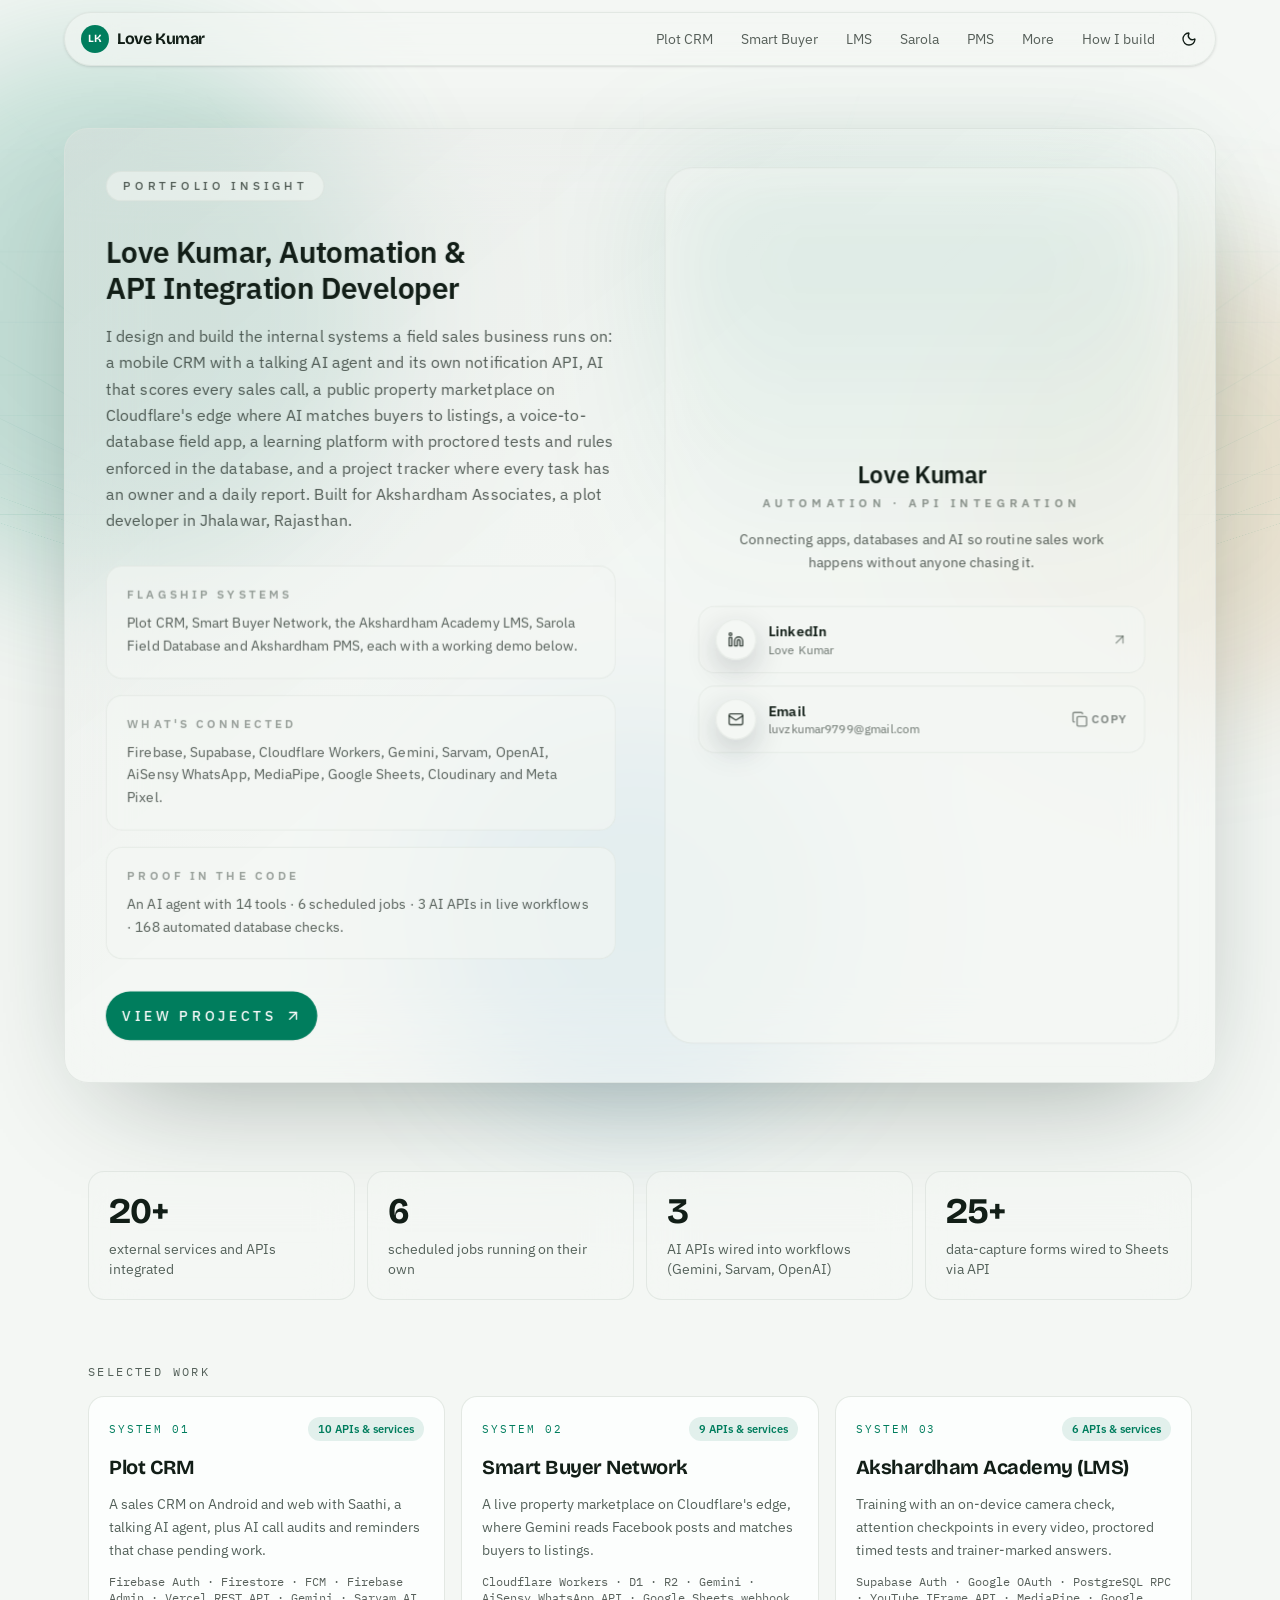
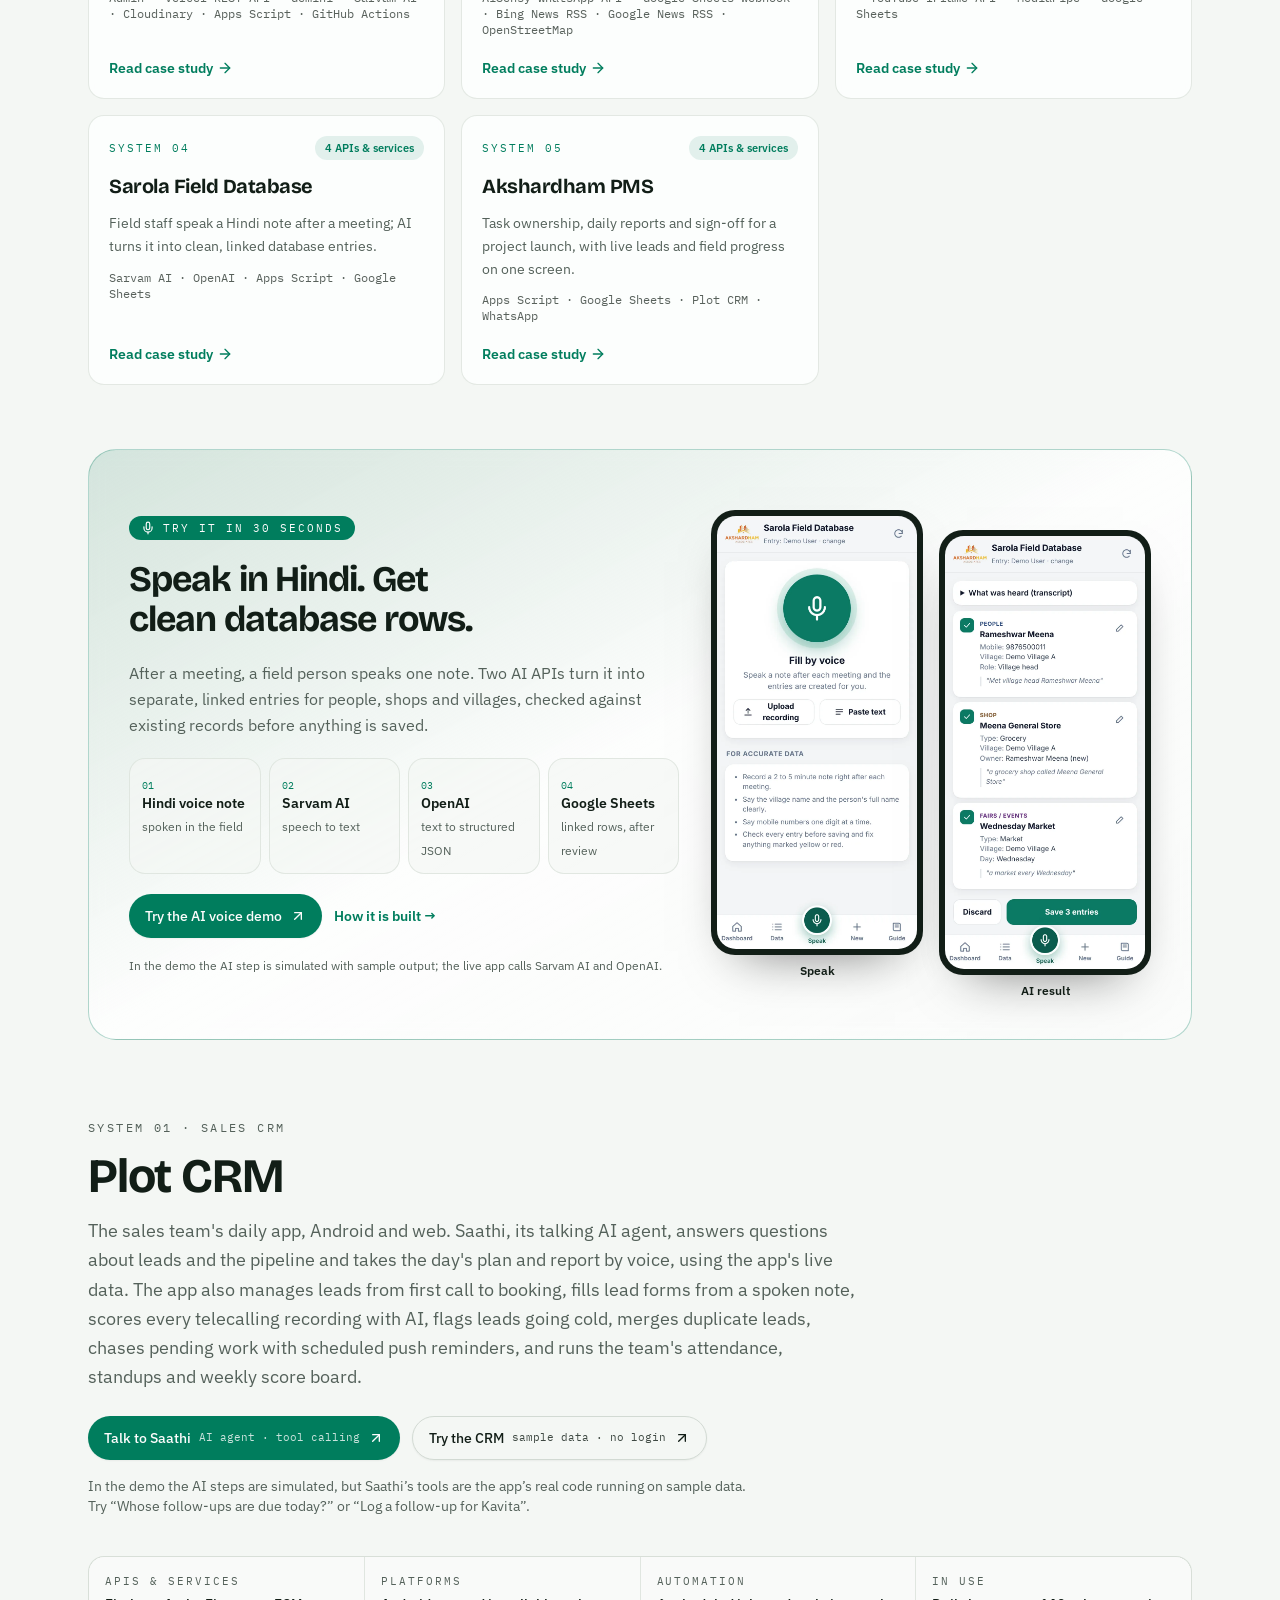
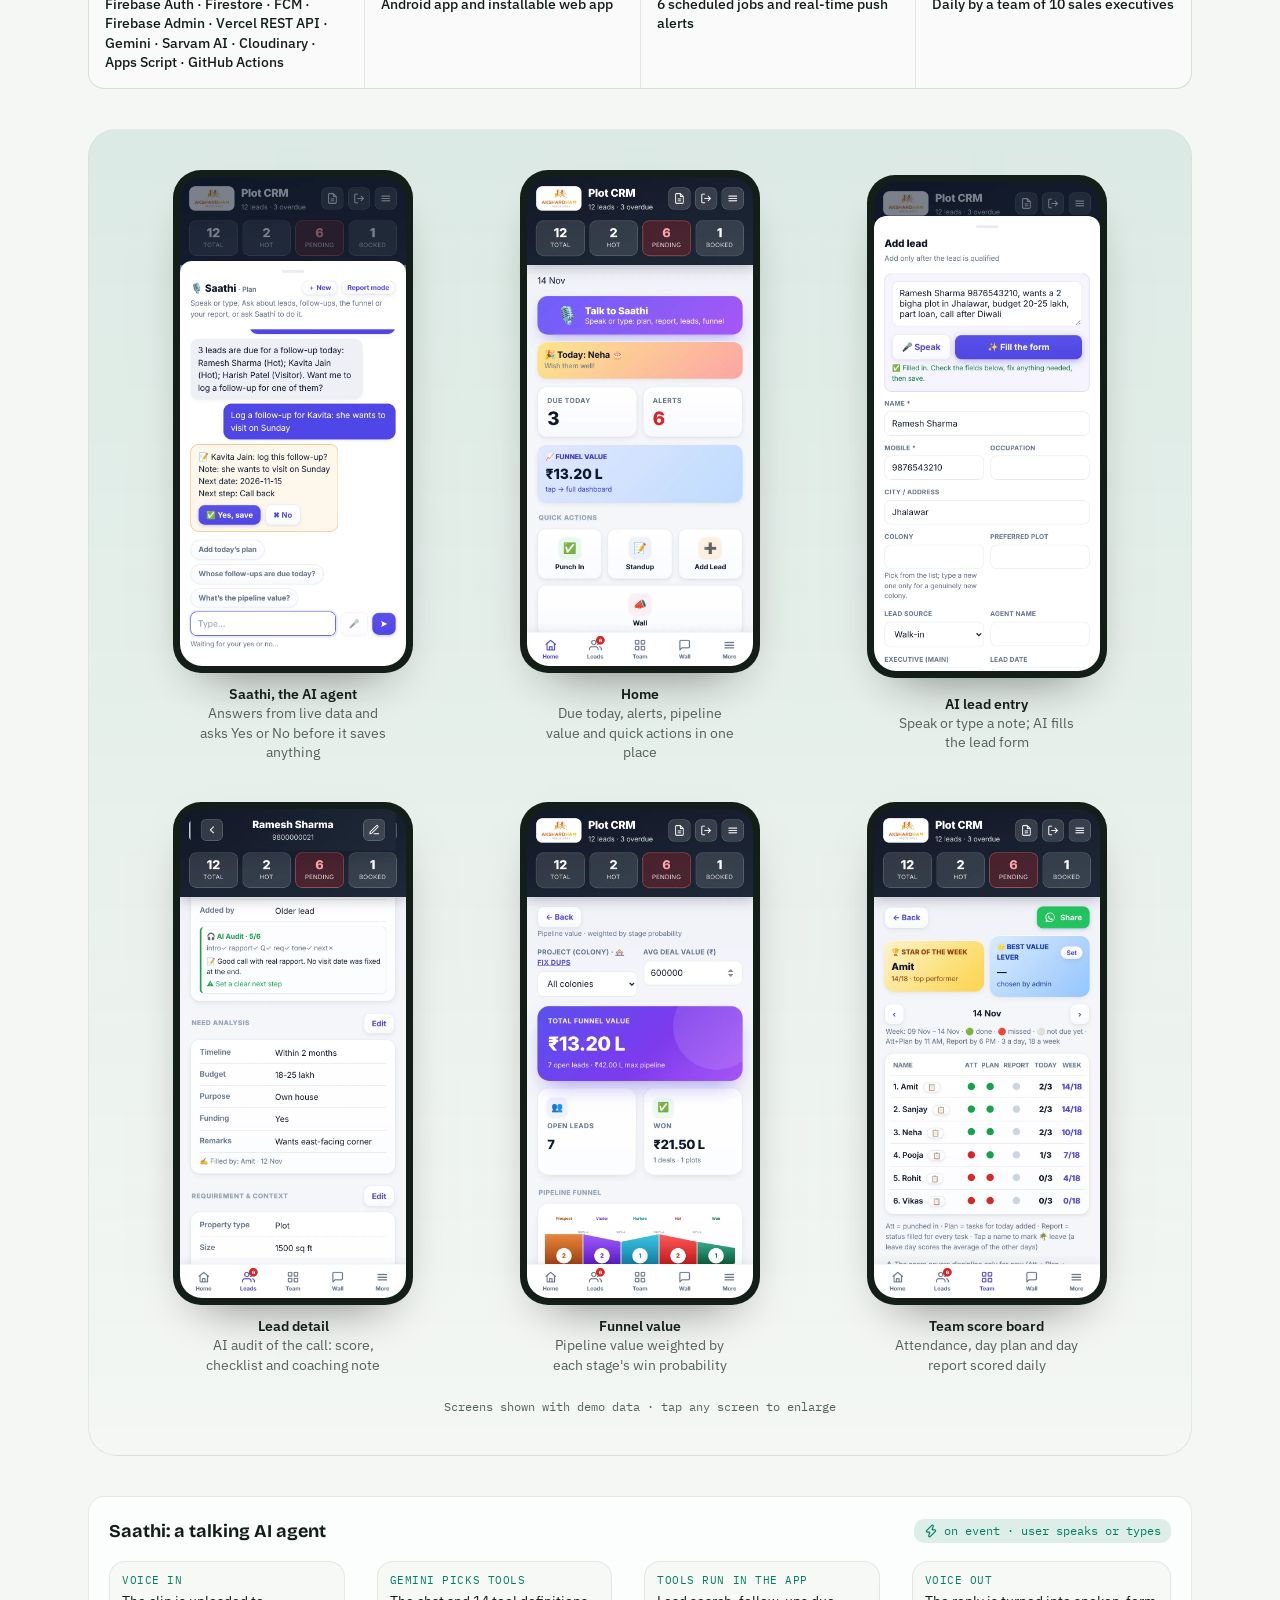
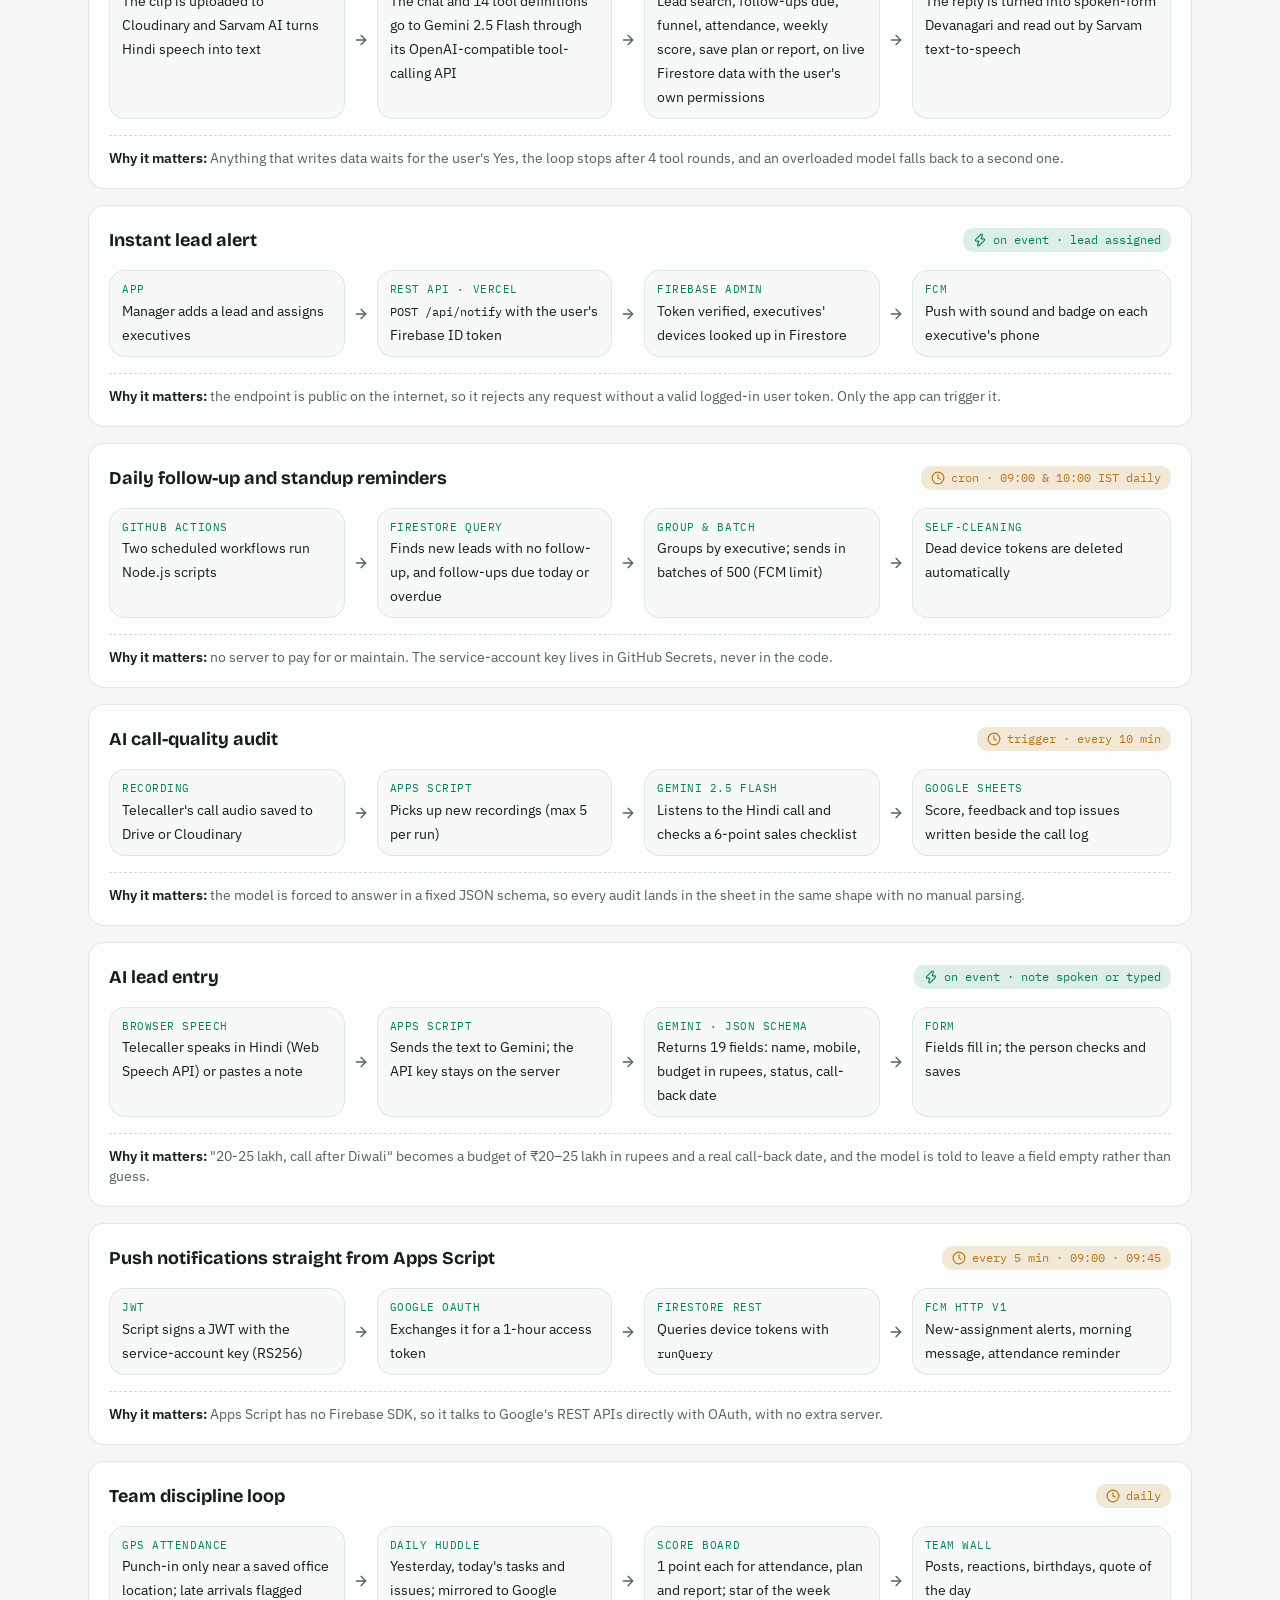
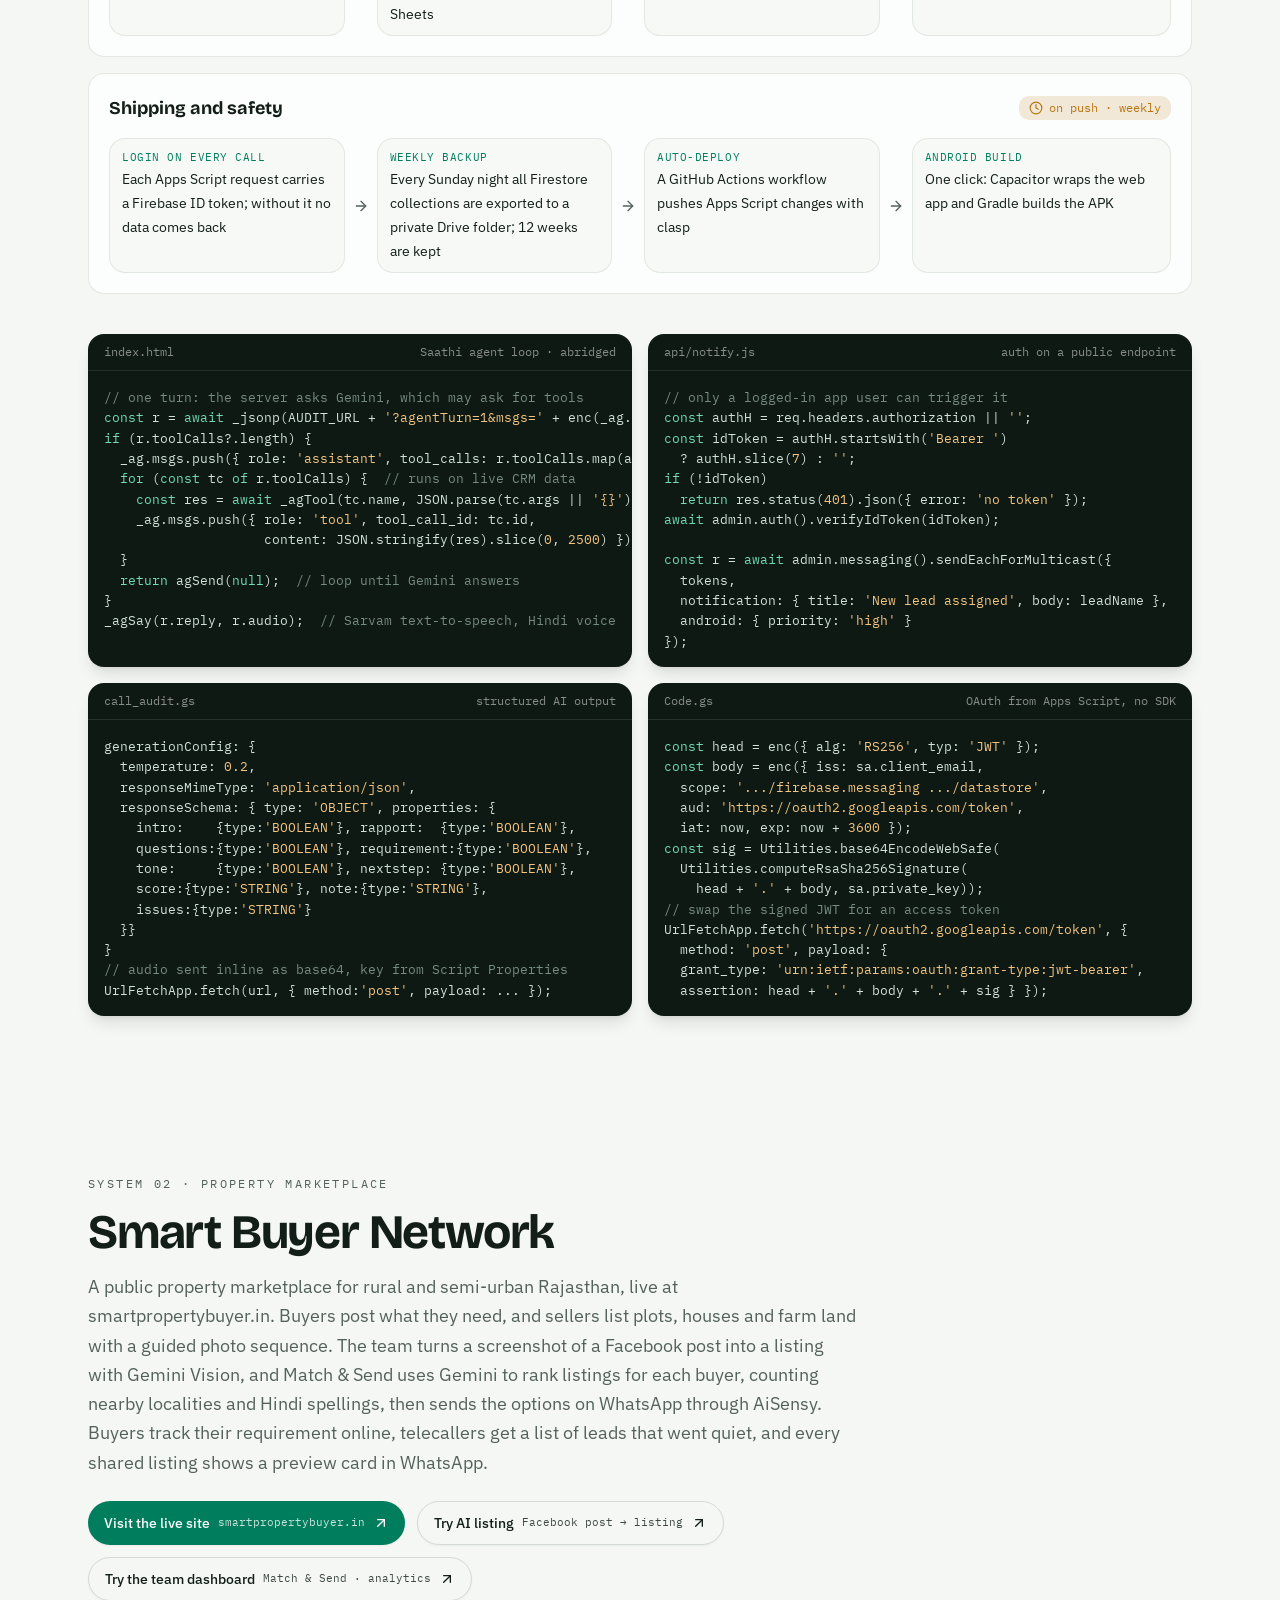
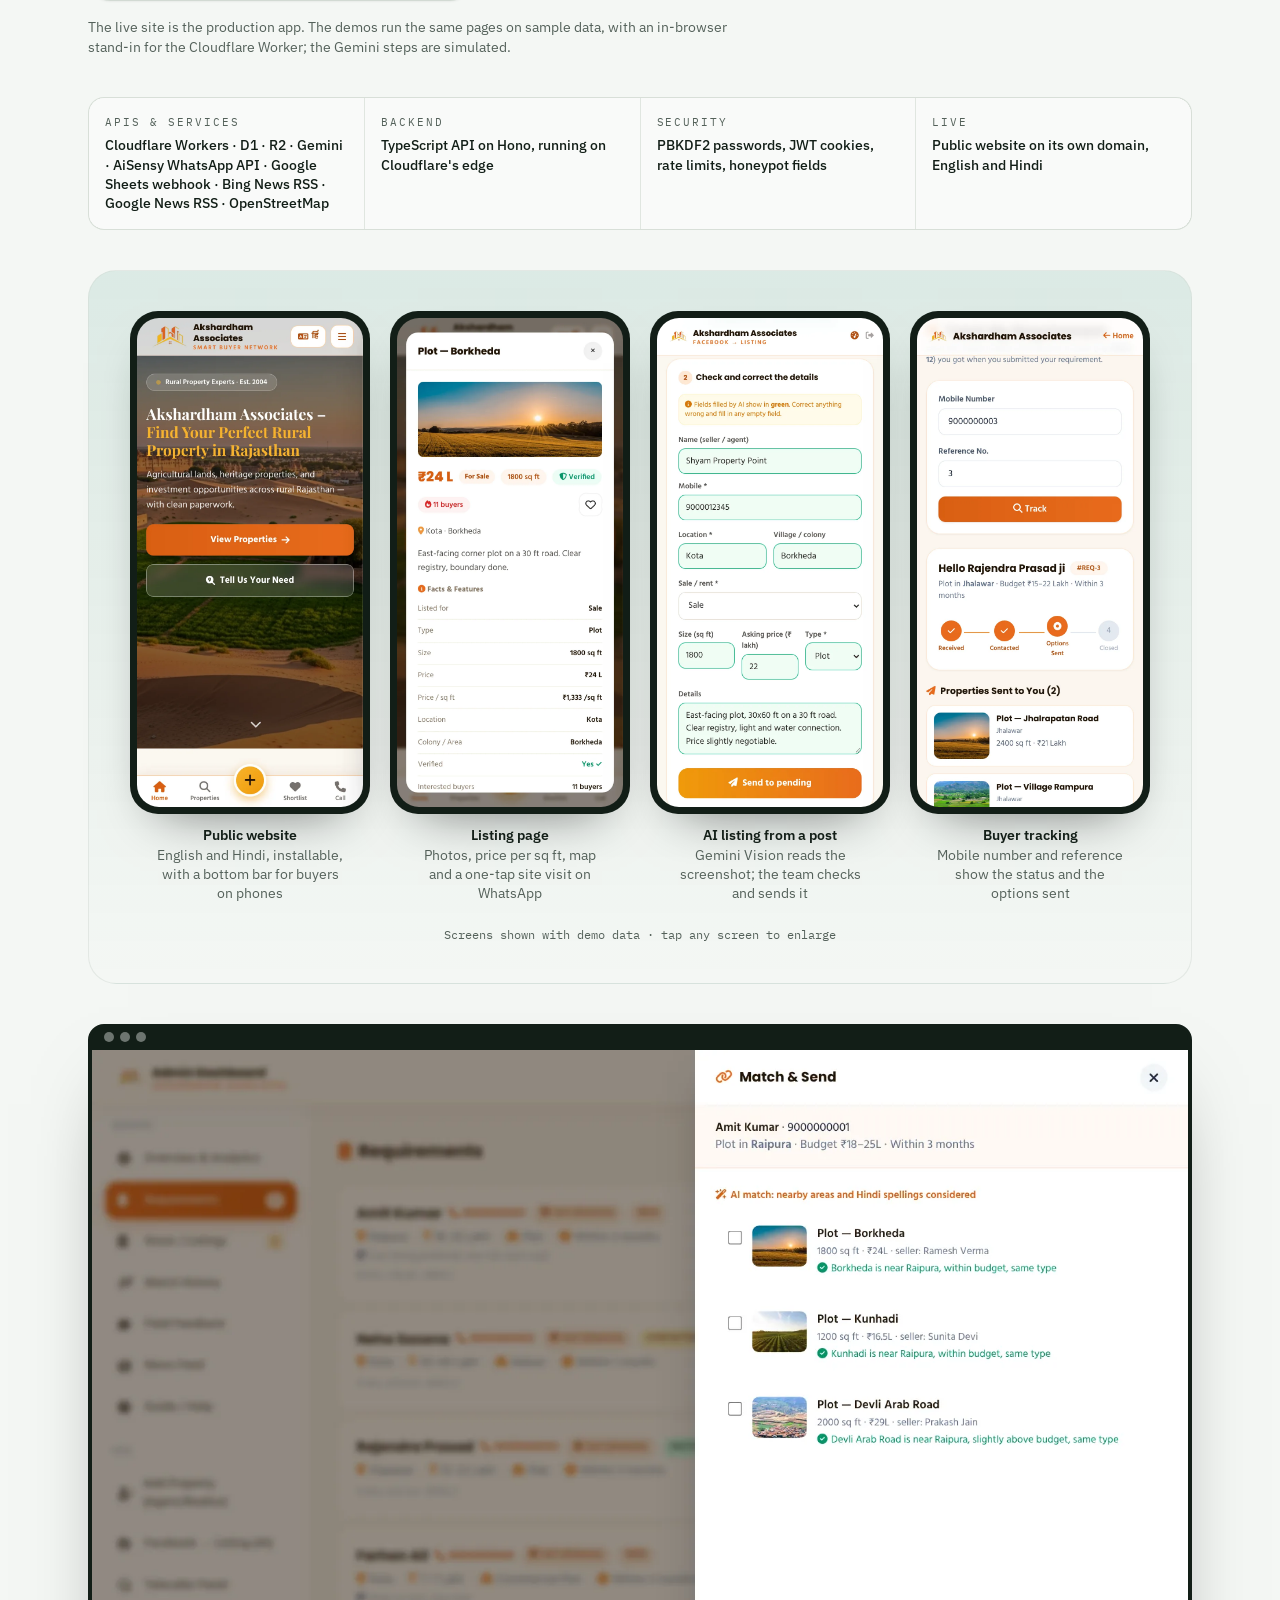
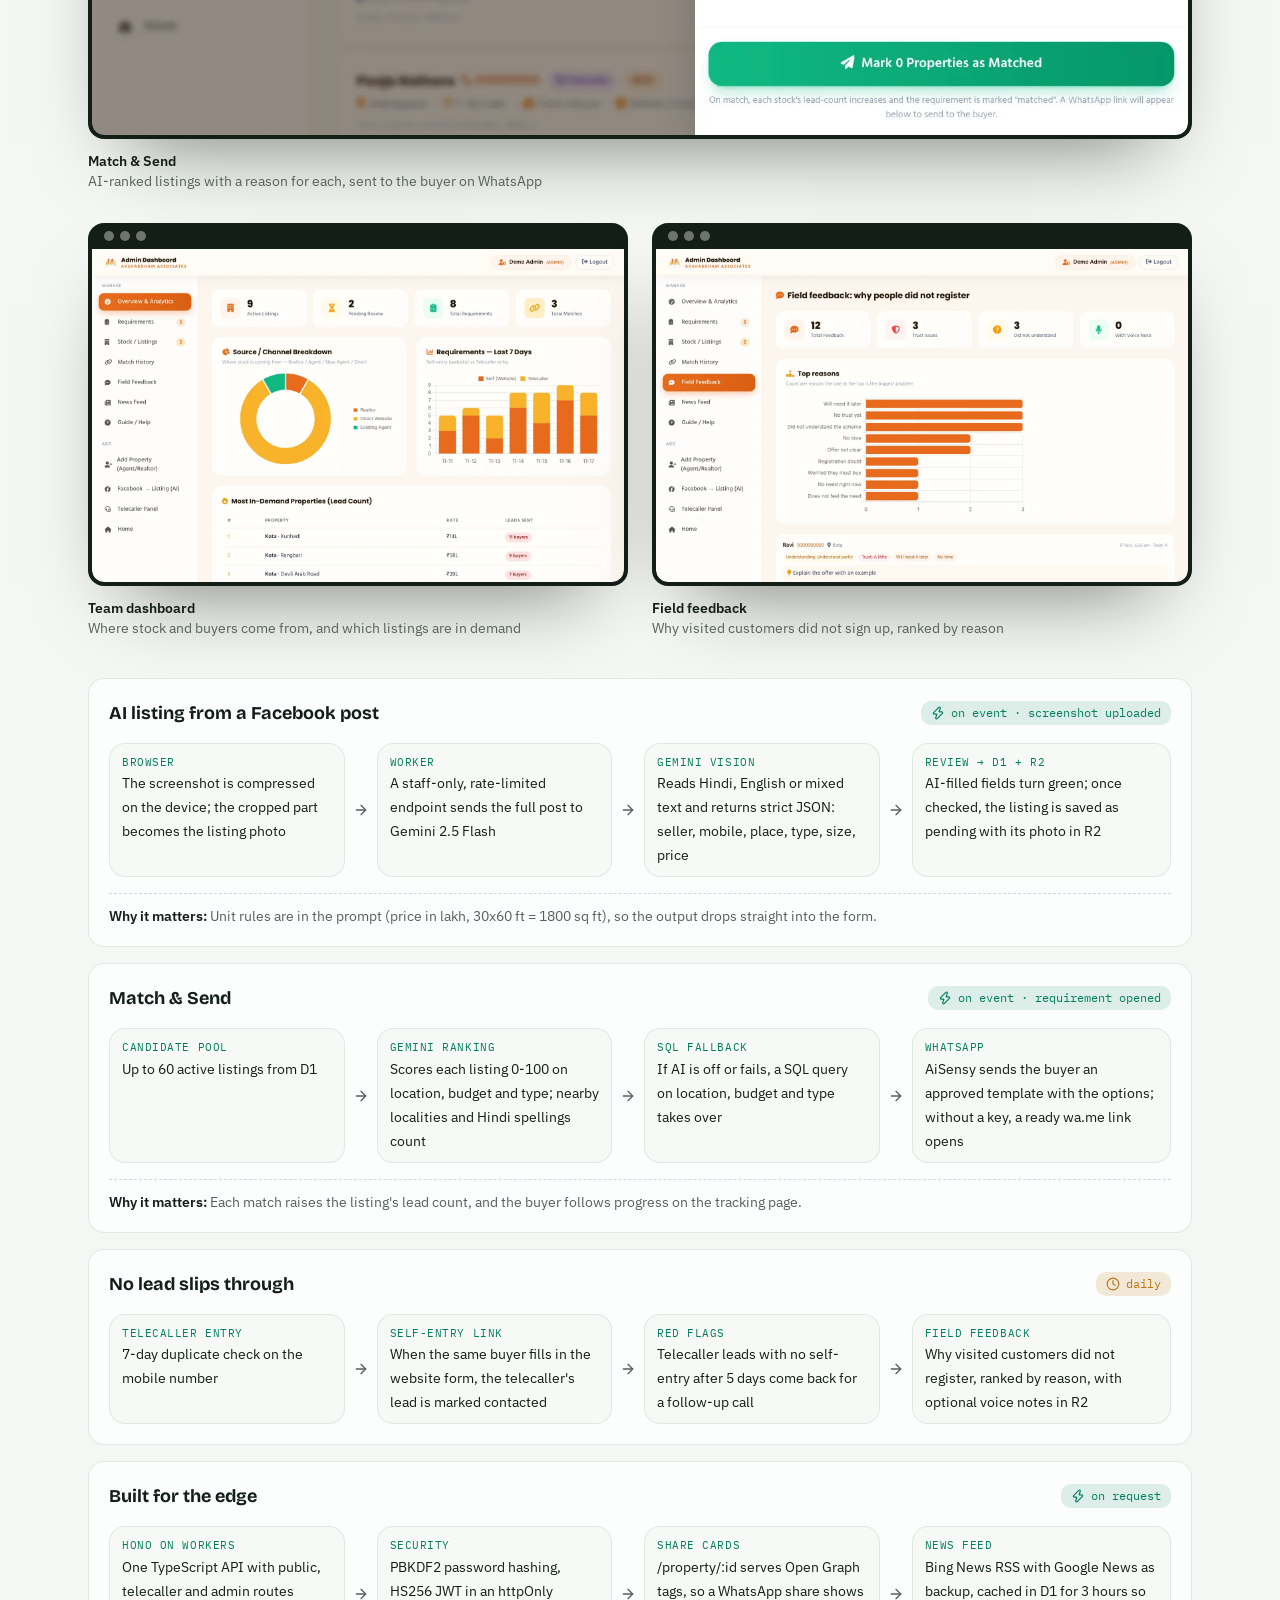
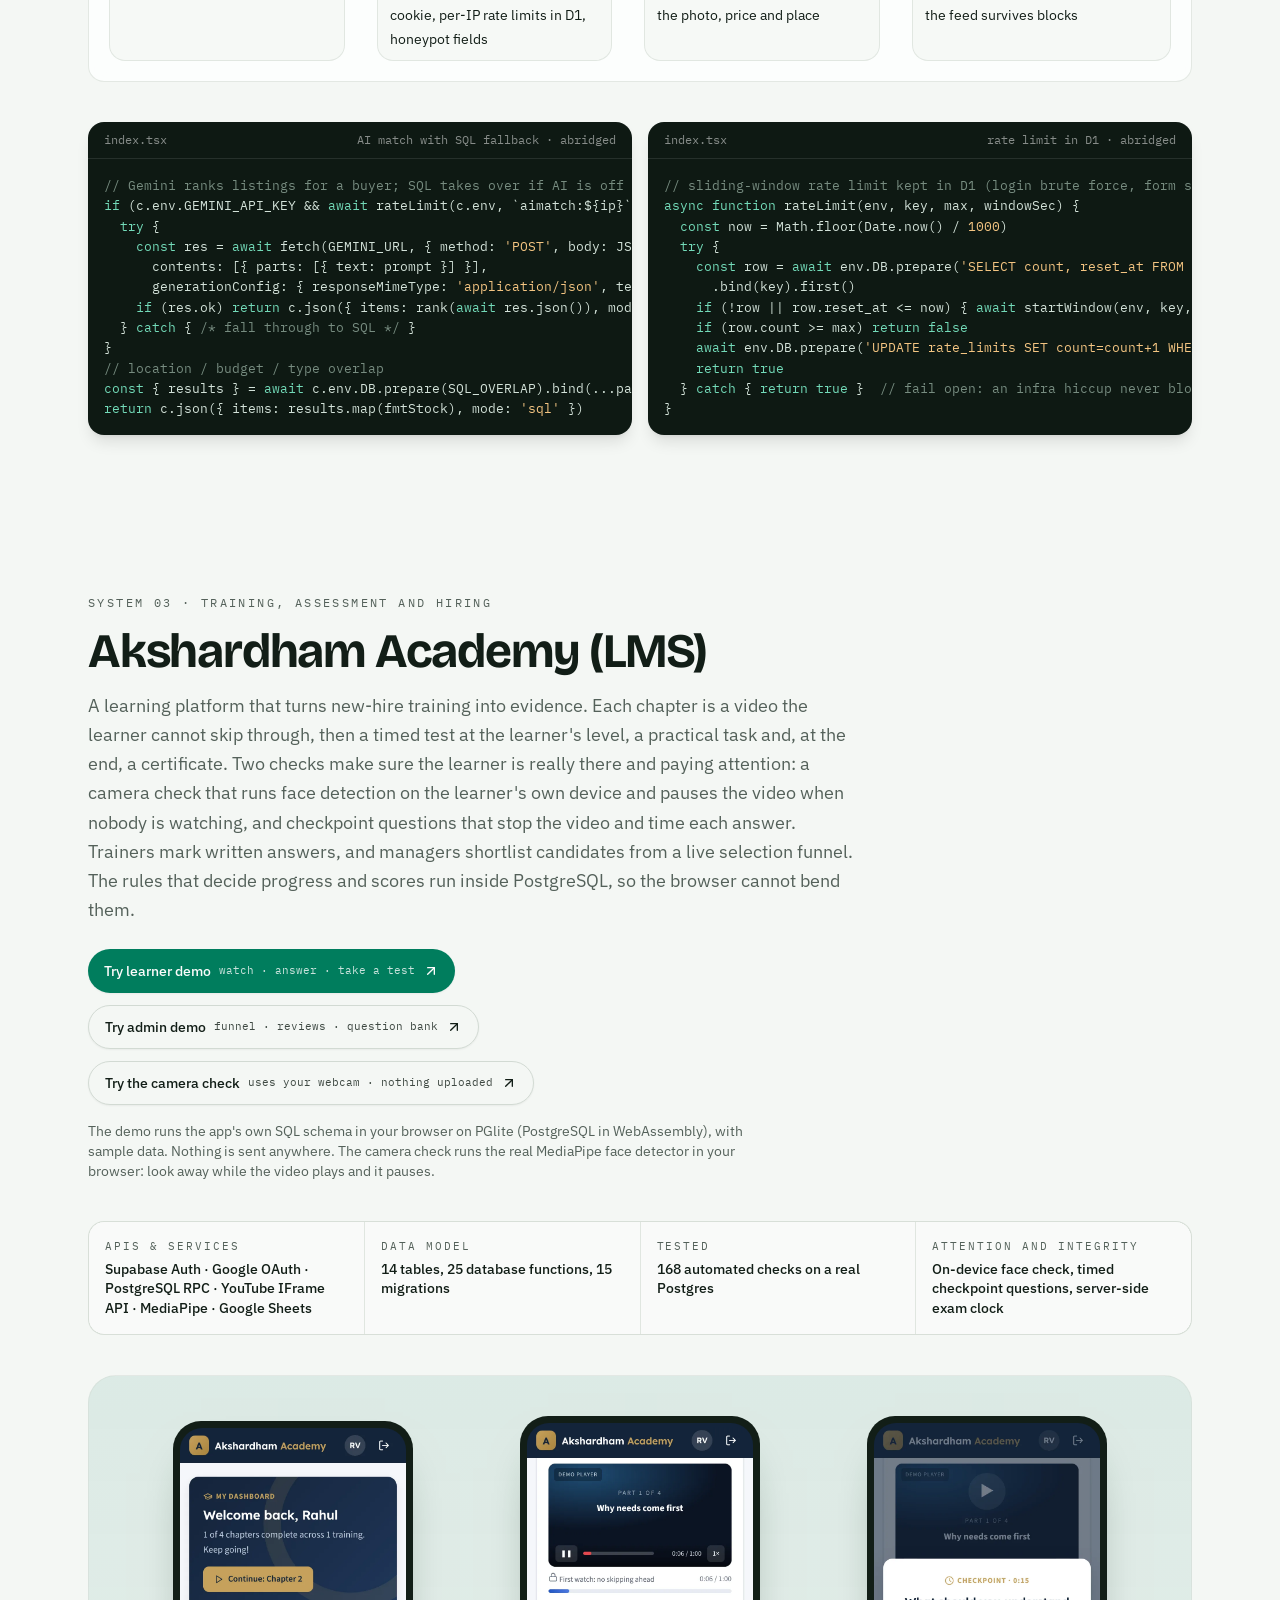
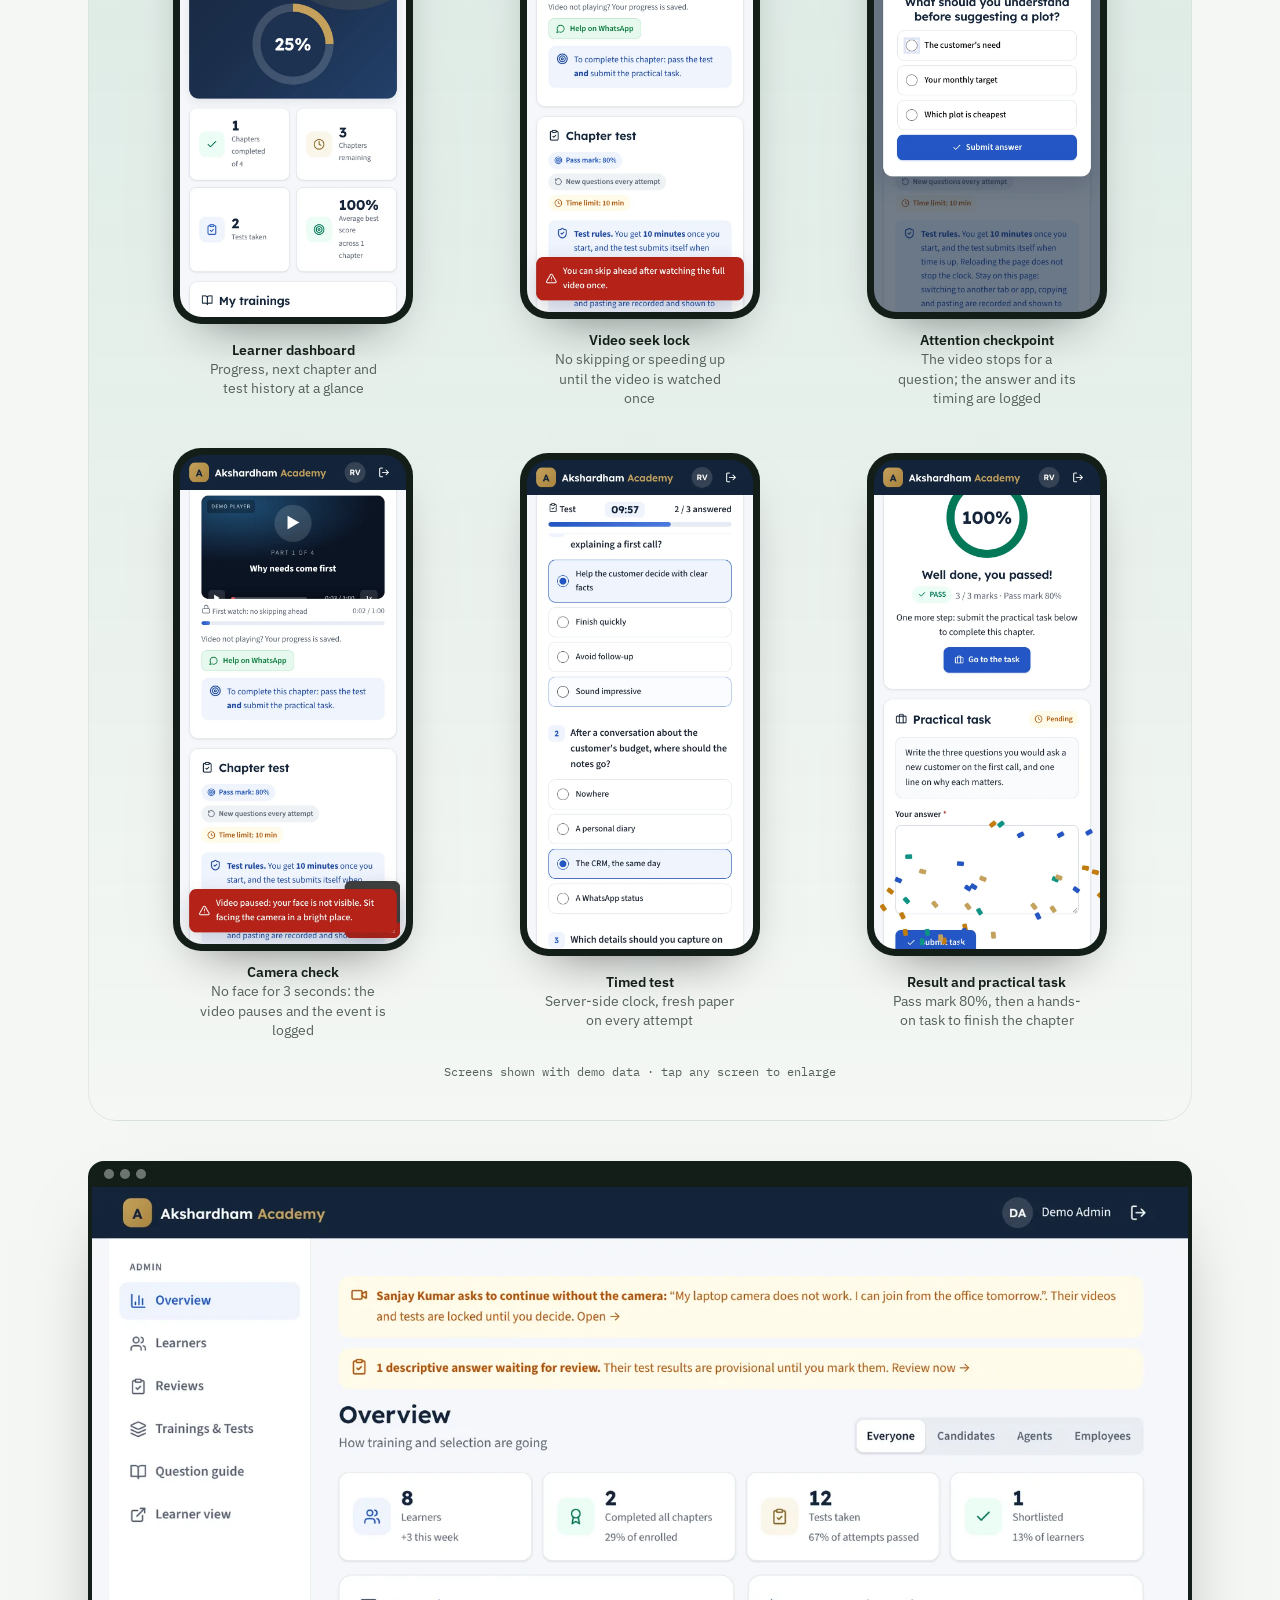
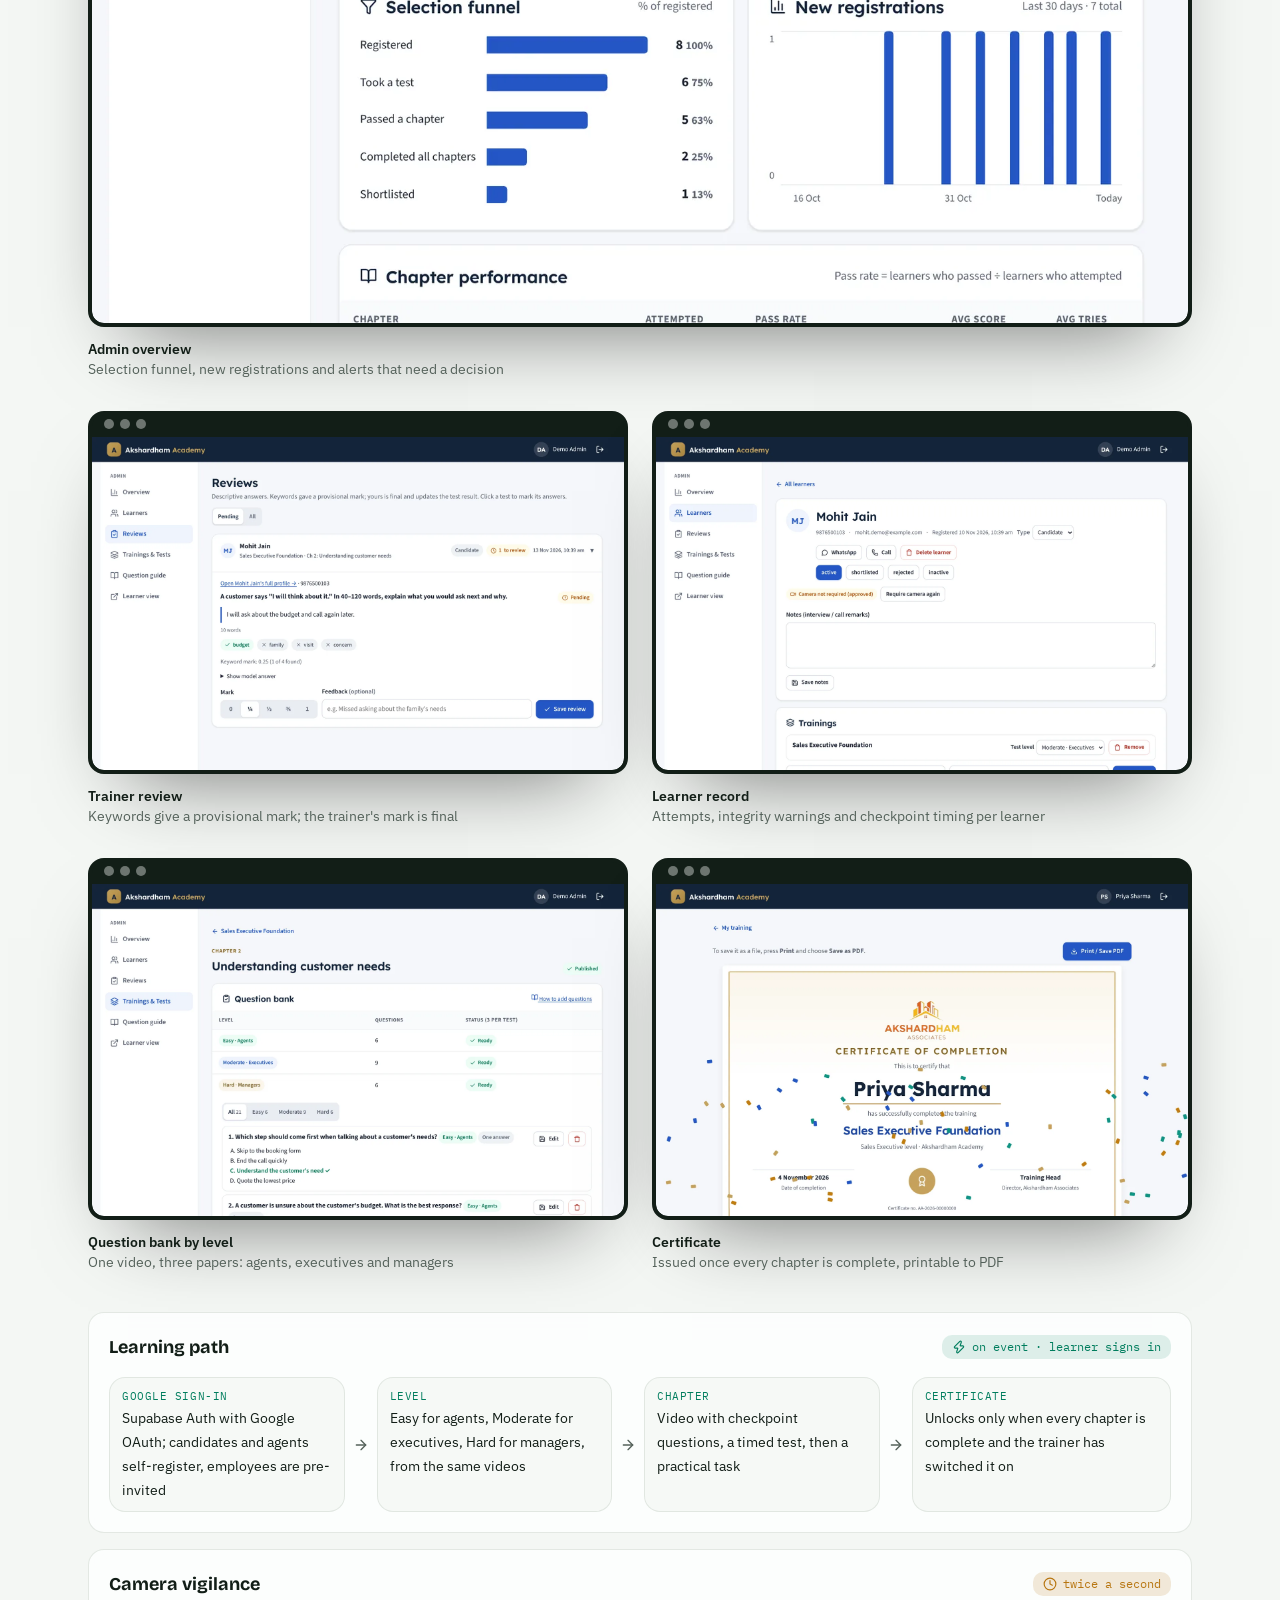
<file: index.html>
<!doctype html>
<html lang="en">
  <head>
    <meta charset="UTF-8" />
    <meta name="viewport" content="width=device-width, initial-scale=1.0, viewport-fit=cover" />
    <meta name="description" content="Love Kumar: automation and API integration portfolio. Plot CRM, Sarola Field Database and Akshardham Academy LMS." />
    <link rel="icon" type="image/svg+xml" href="./favicon.svg" />
    <link rel="preconnect" href="https://fonts.googleapis.com" />
    <link rel="preconnect" href="https://fonts.gstatic.com" crossorigin />
    <link rel="stylesheet" href="https://fonts.googleapis.com/css2?family=Bricolage+Grotesque:opsz,wght@12..96,600;12..96,700;12..96,800&family=IBM+Plex+Sans:wght@400;500;600;700&family=IBM+Plex+Mono:wght@400;500;600&display=swap" />
    <title>Love Kumar · Portfolio</title>
    <script>
      // set the theme before first paint (no flash)
      try {
        var t = localStorage.getItem('theme');
        if (t === 'dark' || (!t && matchMedia('(prefers-color-scheme: dark)').matches)) document.documentElement.classList.add('dark');
      } catch (e) {}
    </script>
    <script type="module" crossorigin src="./assets/index-CA8kLWei.js"></script>
    <link rel="stylesheet" crossorigin href="./assets/index-CNLGImE_.css">
  </head>
  <body>
    <div id="root"></div>
  </body>
</html>
</file>
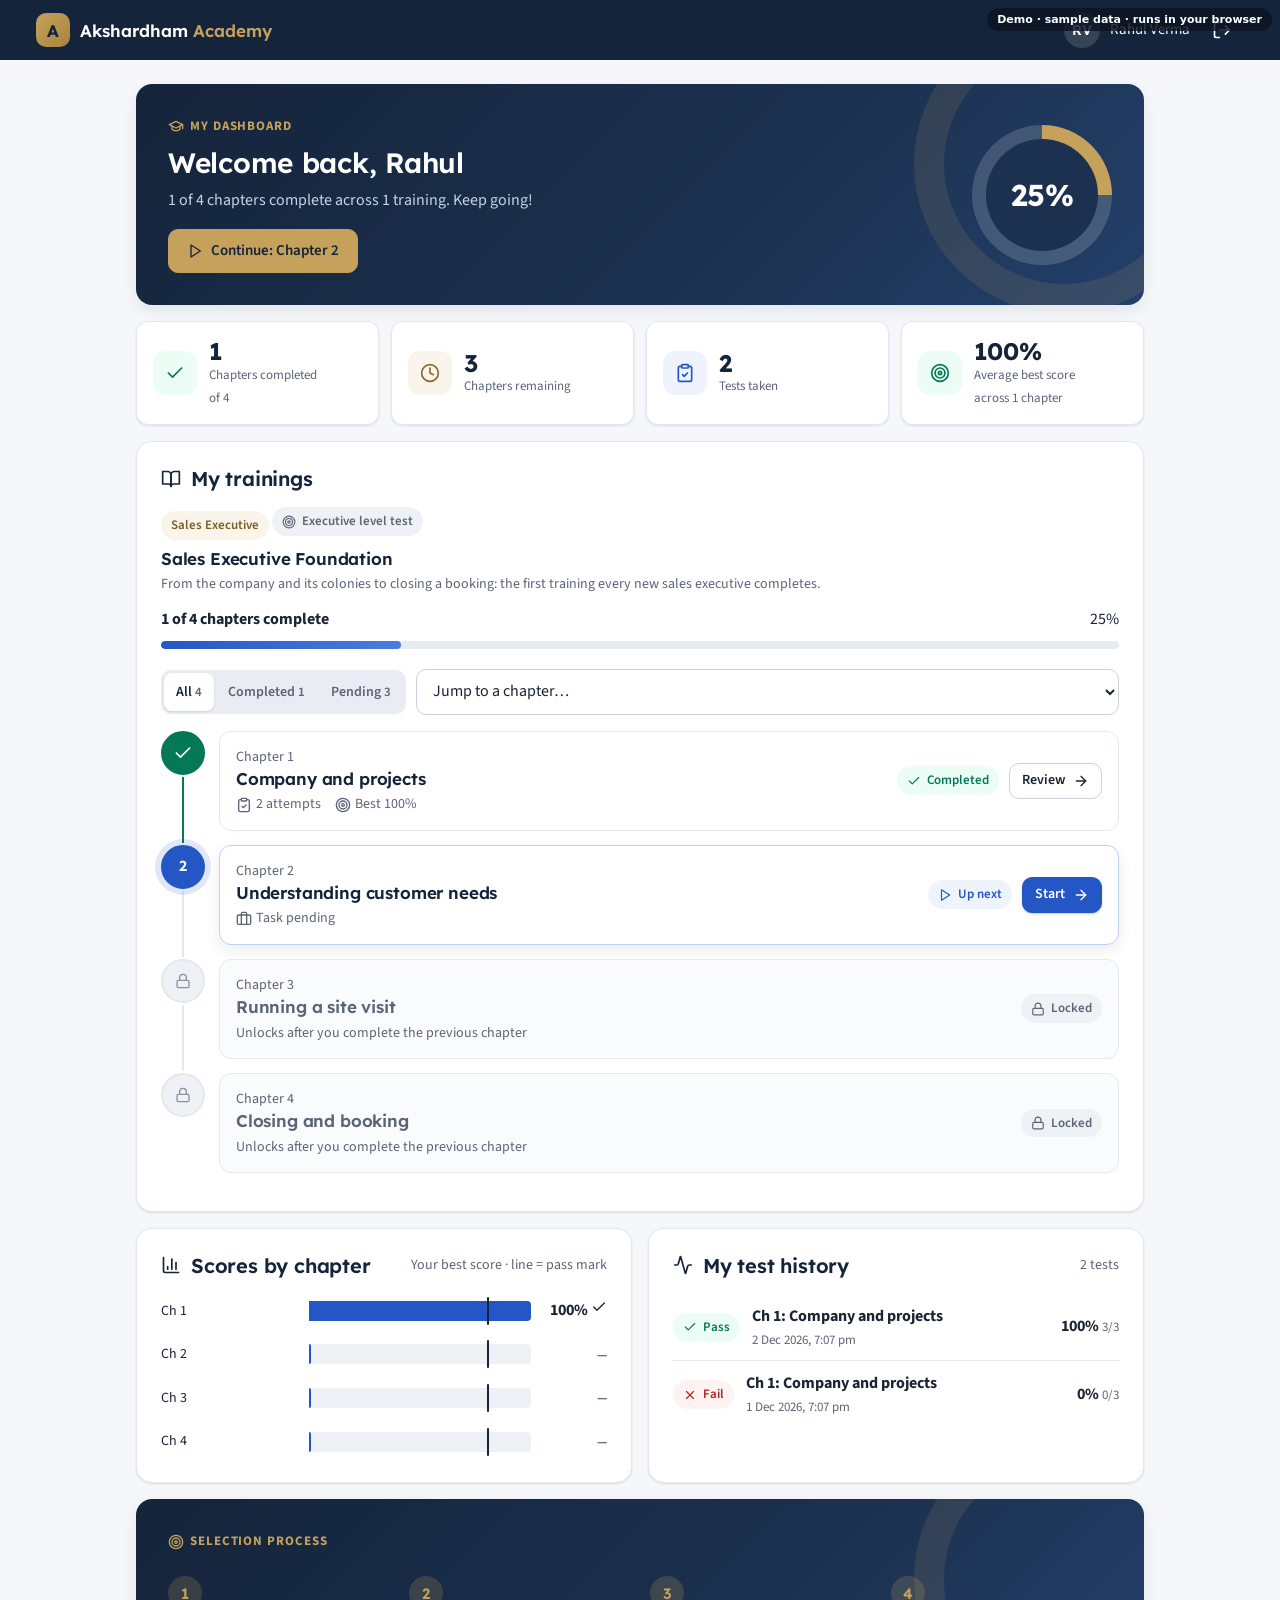
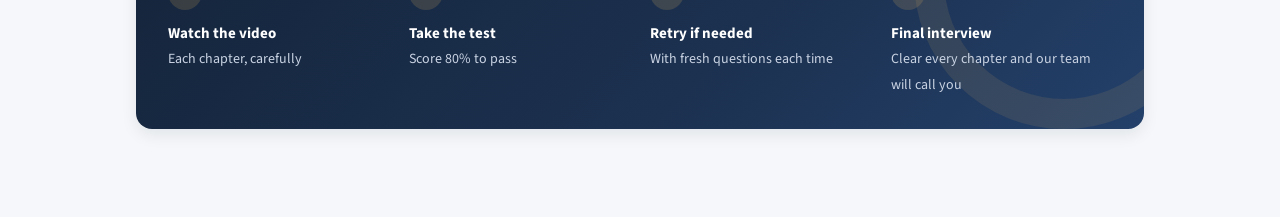
<file: lms-demo/index.html>
<!doctype html>
<html lang="en" data-demo-role="learner">
<head>
  <meta charset="utf-8">
  <meta name="viewport" content="width=device-width, initial-scale=1">
  <title>Akshardham Academy · Demo</title>
  <link rel="preconnect" href="https://fonts.googleapis.com">
  <link href="https://fonts.googleapis.com/css2?family=Lexend:wght@500;600;700&family=Source+Sans+3:wght@400;500;600;700&family=Noto+Sans+Devanagari:wght@400;600&display=swap" rel="stylesheet">
  <link rel="stylesheet" href="styles.css">
  <meta name="theme-color" content="#14243A">
</head>
<body>
  <div id="app"><header class="top"><div class="top-in"></div></header>
    <main aria-busy="true"><div class="sk" style="height:180px;margin-bottom:16px"></div><div class="sk" style="height:320px"></div></main></div>
  <div id="demo-boot" role="status" style="position:fixed;inset:auto 0 0 0;z-index:9999;margin:0 auto 16px;width:max-content;max-width:calc(100% - 32px);background:#0B1424;color:#fff;font:600 13px/1.3 system-ui,sans-serif;padding:10px 14px;border-radius:999px;box-shadow:0 10px 30px rgba(0,0,0,.25)">Loading the demo…</div>
  <div aria-hidden="true" style="position:fixed;top:8px;right:8px;z-index:9998;background:rgba(11,20,36,.82);color:#fff;font:600 11px/1 system-ui,sans-serif;padding:6px 10px;border-radius:999px;pointer-events:none">Demo · sample data · runs in your browser</div>
  <script src="demo/fake-youtube.js"></script>
  <script src="demo/seed.js"></script>
  <script src="demo/supabase-shim.js"></script>
  <script src="common.js"></script>
  <script src="cert-logo.js"></script>
  <script src="app.js"></script>
</body>
</html>
</file>
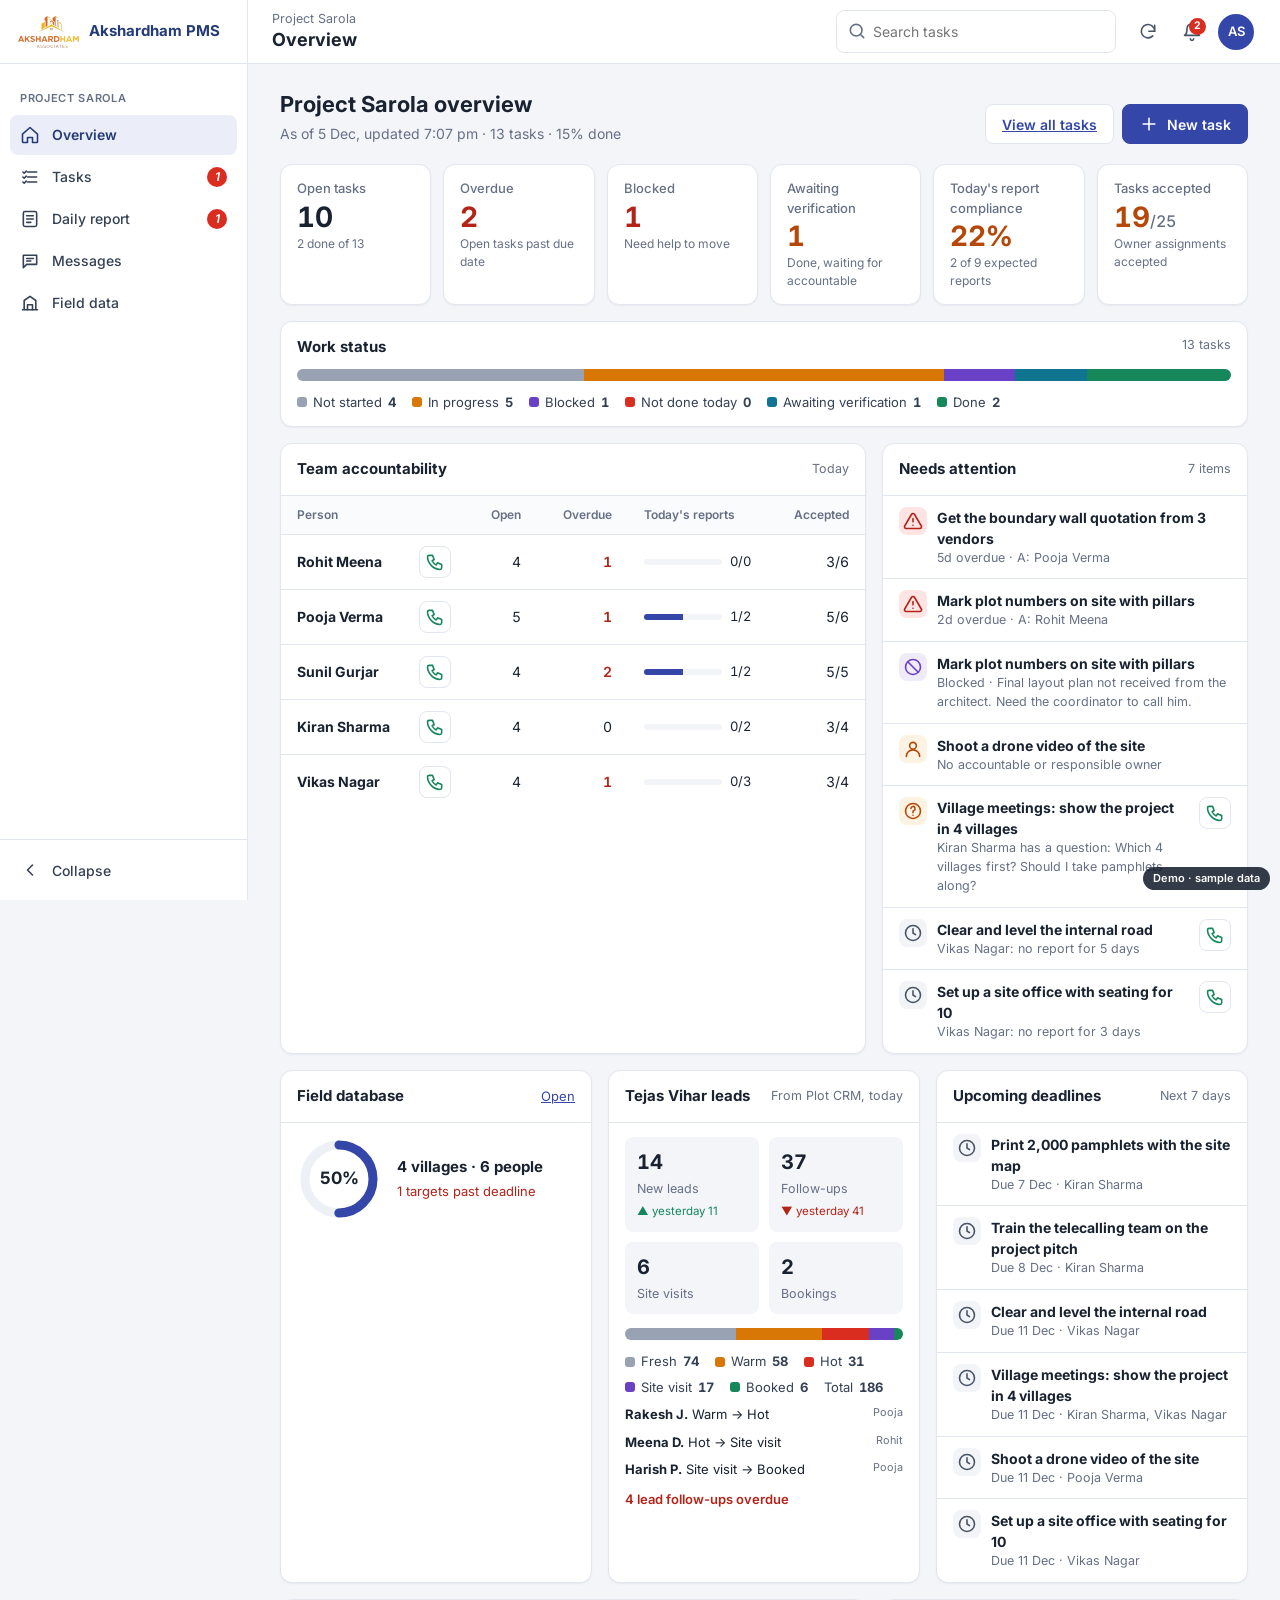
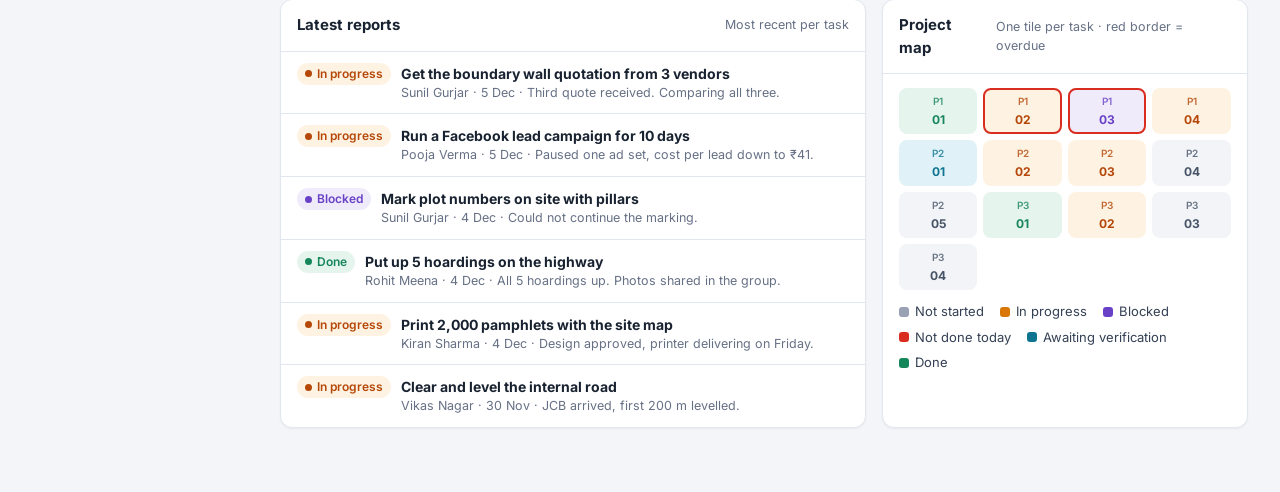
<file: pms-demo/index.html>
<!doctype html>
<html lang="en">
<head>
<meta charset="utf-8">
<meta name="viewport" content="width=device-width,initial-scale=1,viewport-fit=cover">
<meta name="theme-color" content="#243B78">
<title>Akshardham PMS</title>
<link rel="icon" href="logo.png">
<link rel="preconnect" href="https://fonts.googleapis.com"><link rel="preconnect" href="https://fonts.gstatic.com" crossorigin>
<link rel="stylesheet" href="https://fonts.googleapis.com/css2?family=Inter:wght@400;500;600;700&display=swap" media="print" onload="this.media='all'">
<style>
/* Design tokens: Akshardham PMS PRD v1, section 6.2 */
:root{--pri:#3446A8;--pri-d:#243B78;--pri-l:#EBEEF8;--bg:#F3F5F9;--card:#FFFFFF;--ink:#182230;--mut:#667085;--line:#E2E6EF;
  --ok:#16865B;--ok-l:#E6F4EE;--warn:#D97706;--warn-t:#B54708;--warn-l:#FEF3E2;--bad:#D92D20;--bad-t:#B42318;--bad-l:#FEE4E2;
  --vp:#0E7490;--vp-l:#E0F2F7;--bl:#6941C6;--bl-l:#F0EBFB;--ns:#98A2B3;--ns-l:#F2F4F7;
  --r:12px;--rc:8px;--sh:0 1px 2px rgba(16,24,40,.05);--side:248px}
*{box-sizing:border-box}
[hidden]{display:none!important}
html,body{margin:0;background:var(--bg);color:var(--ink);font:15px/1.5 Inter,Aptos,system-ui,-apple-system,"Segoe UI",Roboto,sans-serif;-webkit-font-smoothing:antialiased}
button,input,select,textarea{font:inherit;color:inherit}
button{cursor:pointer;background:none;border:0;padding:0}
a{color:var(--pri)}
:focus-visible{outline:2px solid var(--pri);outline-offset:2px}
svg{display:block;flex:none}
.num{font-variant-numeric:tabular-nums}
.sr{position:absolute;width:1px;height:1px;overflow:hidden;clip:rect(0 0 0 0)}

/* ---------- login ---------- */
.login{min-height:100vh;display:flex;align-items:center;justify-content:center;padding:24px 16px}
.lcard{width:100%;max-width:380px;background:var(--card);border:1px solid var(--line);border-radius:var(--r);box-shadow:var(--sh);padding:32px 24px}
.lcard img{height:52px;margin-bottom:18px}
.lcard h1{font-size:22px;margin:0;color:var(--pri-d)}
.lcard p{margin:4px 0 20px;color:var(--mut);font-size:14px}
.lerr{background:var(--bad-l);color:var(--bad-t);border-radius:var(--rc);padding:10px 12px;font-size:14px;margin-bottom:14px}
label.f{display:block;font-size:13.5px;font-weight:600;margin:14px 0 6px}
label.f small{font-weight:400;color:var(--mut)}
.in{width:100%;min-height:44px;padding:10px 12px;border:1px solid var(--line);border-radius:var(--rc);background:#fff;font-size:16px;outline:none}
.in:focus{border-color:var(--pri);box-shadow:0 0 0 3px var(--pri-l)}
textarea.in{min-height:72px;resize:vertical}
.pin{letter-spacing:.4em;text-align:center;font-weight:600}

/* ---------- buttons, badges ---------- */
.btn{display:inline-flex;align-items:center;justify-content:center;gap:8px;height:40px;padding:0 16px;border-radius:var(--rc);border:1px solid var(--line);background:#fff;font-weight:600;font-size:14px;white-space:nowrap}
.btn.pri{background:var(--pri);border-color:var(--pri);color:#fff}.btn.pri:hover{background:var(--pri-d)}
.btn.ok{background:var(--ok);border-color:var(--ok);color:#fff}
.btn.danger{color:var(--bad-t);border-color:#F4C7C3}
.btn.block{width:100%;height:44px;margin-top:18px}
.btn:disabled{opacity:.6;cursor:wait}
.badge{display:inline-flex;align-items:center;gap:5px;font-size:12px;font-weight:600;padding:2px 8px;border-radius:99px;white-space:nowrap;background:var(--ns-l);color:#475467}
.badge i{width:7px;height:7px;border-radius:50%;background:currentColor}
.s-done{background:var(--ok-l);color:var(--ok)}.s-vp{background:var(--vp-l);color:var(--vp)}.s-wip{background:var(--warn-l);color:var(--warn-t)}
.s-nd{background:var(--bad-l);color:var(--bad-t)}.s-bl{background:var(--bl-l);color:var(--bl)}.s-ns{background:var(--ns-l);color:#475467}
.due{font-size:13px;color:var(--mut)}.due.soon{color:var(--warn-t);font-weight:600}.due.late{color:var(--bad-t);font-weight:600}
.role{font-size:11.5px;font-weight:600;padding:1px 7px;border-radius:6px;background:var(--pri-l);color:var(--pri-d)}

/* ---------- app shell (PRD 6.3) ---------- */
.side{position:fixed;inset:0 auto 0 0;width:var(--side);background:var(--card);border-right:1px solid var(--line);display:flex;flex-direction:column;z-index:20;transition:width .15s}
.brand{display:flex;align-items:center;gap:10px;height:64px;padding:0 18px;border-bottom:1px solid var(--line);overflow:hidden}
.brand img{height:32px}.brand b{font-size:15px;color:var(--pri-d);white-space:nowrap}
.snav{flex:1;padding:12px 10px;display:flex;flex-direction:column;gap:2px;overflow-y:auto}
.sgrp{font-size:11px;font-weight:600;text-transform:uppercase;letter-spacing:.06em;color:var(--mut);padding:14px 10px 6px;white-space:nowrap}
.sitem{display:flex;align-items:center;gap:12px;height:40px;padding:0 10px;border-radius:var(--rc);color:#344054;font-weight:500;font-size:14px;white-space:nowrap;text-decoration:none;width:100%;text-align:left}
.sitem:hover{background:var(--bg)}.sitem.on{background:var(--pri-l);color:var(--pri-d);font-weight:600}
.sitem .cnt{margin-left:auto;font-size:12px;font-weight:600;background:var(--bad);color:#fff;border-radius:99px;min-width:20px;height:20px;padding:0 6px;display:grid;place-items:center}
.sfoot{border-top:1px solid var(--line);padding:10px}
.side.mini{--side:72px}.side.mini .sitem span,.side.mini .sitem .cnt,.side.mini .sgrp,.side.mini .brand b{display:none}.side.mini .sitem{justify-content:center}
.main{margin-left:var(--side);min-height:100vh;transition:margin .15s}
.side.mini~.main{margin-left:72px}
.tbar{position:sticky;top:0;z-index:15;height:64px;background:rgba(255,255,255,.96);backdrop-filter:blur(8px);border-bottom:1px solid var(--line);display:flex;align-items:center;gap:12px;padding:0 24px}
.tbar h1{font-size:18px;margin:0;white-space:nowrap;overflow:hidden;text-overflow:ellipsis}
.crumb{font-size:12.5px;color:var(--mut);line-height:1.2}
.tsearch{position:relative;margin-left:auto;width:280px}
.tsearch svg{position:absolute;left:11px;top:11px;color:var(--mut)}
.tsearch input{padding-left:36px;min-height:40px;font-size:14px}
.ibtn{position:relative;width:40px;height:40px;border-radius:var(--rc);display:grid;place-items:center;color:#475467}
.ibtn:hover{background:var(--bg)}
.ibtn .dot{position:absolute;top:6px;right:6px;min-width:17px;height:17px;padding:0 4px;border-radius:99px;background:var(--bad);color:#fff;font-size:10.5px;font-weight:700;display:grid;place-items:center}
.avatar{width:36px;height:36px;border-radius:50%;background:var(--pri);color:#fff;font-weight:600;font-size:13px;display:grid;place-items:center}
.menu{position:absolute;right:16px;top:58px;width:280px;background:#fff;border:1px solid var(--line);border-radius:var(--r);box-shadow:0 12px 32px rgba(16,24,40,.14);z-index:40;overflow:hidden}
.menu h4{margin:0;padding:12px 14px;border-bottom:1px solid var(--line);font-size:14px}
.menu .mi{display:flex;gap:10px;align-items:flex-start;width:100%;text-align:left;padding:10px 14px;border-bottom:1px solid var(--line);font-size:13.5px}
.menu .mi:hover{background:var(--bg)}.menu .mi:last-child{border:0}
.menu .mi small{display:block;color:var(--mut)}
.page{padding:24px 32px 48px;max-width:1360px}
.phead{display:flex;align-items:flex-end;justify-content:space-between;gap:16px;flex-wrap:wrap;margin-bottom:20px}
.phead h2{font-size:22px;margin:0}.phead p{margin:2px 0 0;color:var(--mut);font-size:14px}
.stale{display:flex;align-items:center;gap:8px;background:var(--warn-l);color:var(--warn-t);border-radius:var(--rc);padding:8px 12px;font-size:13.5px;margin-bottom:16px}
.bnav{display:none}

/* ---------- cards / dashboard (PRD 6.4 B) ---------- */
.card{background:var(--card);border:1px solid var(--line);border-radius:var(--r);box-shadow:var(--sh)}
.card .ch{display:flex;align-items:center;justify-content:space-between;gap:10px;padding:14px 16px;border-bottom:1px solid var(--line)}
.card .ch h3{margin:0;font-size:15px}.card .ch small{color:var(--mut);font-size:12.5px}
.card .cb{padding:14px 16px}
.kpis{display:grid;grid-template-columns:repeat(6,minmax(0,1fr));gap:12px;margin-bottom:16px}
.kpis.k4{grid-template-columns:repeat(4,minmax(0,1fr))}
.kpi{text-align:left;padding:14px 16px;display:flex;flex-direction:column;gap:2px}
.kpi:hover{border-color:#C9D0E0}
.kpi span{font-size:13px;color:var(--mut);font-weight:500}
.kpi b{font-size:28px;font-weight:700;line-height:1.15;font-variant-numeric:tabular-nums}
.kpi b em{font-style:normal;font-size:16px;color:var(--mut);font-weight:500}
.kpi small{font-size:12px;color:var(--mut)}
.kpi.bad b{color:var(--bad-t)}.kpi.warn b{color:var(--warn-t)}.kpi.good b{color:var(--ok)}
.grid2{display:grid;grid-template-columns:minmax(0,1.6fr) minmax(0,1fr);gap:16px;margin-bottom:16px}
.grid3{display:grid;grid-template-columns:repeat(3,minmax(0,1fr));gap:16px}
.stack{display:flex;height:12px;border-radius:99px;overflow:hidden;background:var(--ns-l)}
.stack i{display:block;height:100%}
.legend{display:flex;flex-wrap:wrap;gap:6px 16px;margin-top:12px;font-size:13px;color:#344054}
.legend span{display:inline-flex;align-items:center;gap:6px}.legend i{width:10px;height:10px;border-radius:3px}
table.t{width:100%;border-collapse:collapse;font-size:14px}
.t th{text-align:left;font-size:12px;font-weight:600;color:var(--mut);padding:10px 16px;border-bottom:1px solid var(--line);background:#FAFBFC;position:sticky;top:64px;white-space:nowrap}
.t td{padding:11px 16px;border-bottom:1px solid var(--line);vertical-align:middle}
.t tr:last-child td{border-bottom:0}
.t tbody tr{cursor:pointer}.t tbody tr:hover td{background:#FAFBFC}
.t .tid{font-weight:600;color:var(--mut);font-size:12.5px;white-space:nowrap}
.t .ttl{font-weight:600}
.t .r{text-align:right}
.bar{height:6px;border-radius:99px;background:var(--ns-l);overflow:hidden;min-width:60px}.bar i{display:block;height:100%;background:var(--pri)}
.att{display:flex;gap:10px;align-items:flex-start;width:100%;text-align:left;padding:11px 16px;border-bottom:1px solid var(--line);font-size:14px}
.att:last-child{border-bottom:0}.att:hover{background:#FAFBFC}
.att .ic{width:28px;height:28px;border-radius:8px;display:grid;place-items:center;flex:none}
.att small{display:block;color:var(--mut);font-size:12.5px}
.stats{display:grid;grid-template-columns:repeat(2,1fr);gap:10px}
.stats div{background:var(--bg);border-radius:var(--rc);padding:10px 12px}
.stats b{display:block;font-size:20px;font-variant-numeric:tabular-nums}.stats span{font-size:12.5px;color:var(--mut)}
.ring{display:flex;align-items:center;gap:16px}
.ring svg{width:84px;height:84px}
.empty{text-align:center;padding:32px 16px;color:var(--mut)}
.empty b{display:block;color:var(--ink);font-size:15px;margin-bottom:4px}
.skel{background:linear-gradient(90deg,#EEF0F4 25%,#F6F7F9 50%,#EEF0F4 75%);background-size:200% 100%;animation:sk 1.2s infinite;border-radius:var(--rc)}
@keyframes sk{to{background-position:-200% 0}}

/* ---------- tasks (PRD 6.4 D) ---------- */
.tools{display:flex;flex-wrap:wrap;gap:10px;align-items:center;margin-bottom:14px}
.seg{display:inline-flex;background:#fff;border:1px solid var(--line);border-radius:var(--rc);padding:3px;gap:2px}
.seg button{height:32px;padding:0 12px;border-radius:6px;font-size:13.5px;font-weight:600;color:#475467}
.seg button.on{background:var(--pri-l);color:var(--pri-d)}
.chips{display:flex;gap:8px;flex-wrap:wrap}
.chip{height:34px;padding:0 12px;border:1px solid var(--line);background:#fff;border-radius:var(--rc);font-size:13.5px;font-weight:500;display:inline-flex;align-items:center;gap:6px;color:#344054}
.chip b{font-weight:600;color:var(--mut)}
.chip.on{border-color:var(--pri);background:var(--pri-l);color:var(--pri-d)}.chip.on b{color:var(--pri-d)}
.mcards{display:none}
.tcard{display:block;width:100%;text-align:left;padding:14px;margin-bottom:10px}
.tcard .row{display:flex;justify-content:space-between;gap:10px;align-items:flex-start}
.tcard .ttl{font-weight:600;line-height:1.35}
.tcard .meta{display:flex;flex-wrap:wrap;gap:6px 10px;margin-top:8px;align-items:center;font-size:13px;color:var(--mut)}
.board{display:grid;grid-template-columns:repeat(6,minmax(220px,1fr));gap:12px;overflow-x:auto;padding-bottom:8px}
.col{background:#EDF0F5;border-radius:var(--r);padding:10px;min-height:120px}
.col h4{margin:2px 4px 10px;font-size:13px;display:flex;justify-content:space-between}
.col .tcard{padding:12px;margin-bottom:8px}
.blk{display:inline-flex;align-items:center;gap:4px;color:var(--bl);font-weight:600;font-size:12.5px}

/* ---------- drawer (task detail) ---------- */
.scrim{position:fixed;inset:0;background:rgba(16,24,40,.35);z-index:50}
.drawer{position:fixed;top:0;right:0;bottom:0;width:min(520px,100%);background:#fff;z-index:51;display:flex;flex-direction:column;box-shadow:-12px 0 32px rgba(16,24,40,.12)}
.dh{display:flex;gap:10px;align-items:flex-start;padding:18px 20px;border-bottom:1px solid var(--line)}
.dh h3{margin:2px 0 6px;font-size:18px;line-height:1.3}
.db{flex:1;overflow-y:auto;padding:16px 20px 32px}
.kv{display:grid;grid-template-columns:120px 1fr;gap:8px 12px;font-size:14px;margin-bottom:12px}
.kv dt{color:var(--mut)}.kv dd{margin:0}
.box{background:var(--bg);border-radius:var(--rc);padding:12px 14px;font-size:14px;margin:10px 0;white-space:pre-line}
.box b{display:block;font-size:12.5px;color:var(--mut);font-weight:600;margin-bottom:4px}
.act{border:1px solid var(--line);border-radius:var(--r);padding:16px;margin-top:16px}
.act h4{margin:0 0 4px;font-size:15px}.act p{margin:0 0 8px;color:var(--mut);font-size:13.5px}
.stg{display:grid;grid-template-columns:1fr 1fr;gap:8px}
.st{display:flex;align-items:center;gap:8px;padding:10px 12px;border:1px solid var(--line);border-radius:var(--rc);font-weight:600;font-size:14px;text-align:left;background:#fff}
.st i{width:10px;height:10px;border-radius:3px;flex:none}
.st.on{border-color:var(--pri);background:var(--pri-l);box-shadow:inset 0 0 0 1px var(--pri)}
.brow{display:flex;gap:8px;margin-top:14px}.brow .btn{flex:1}
.filein{display:flex;align-items:center;gap:10px;border:1px dashed #C9D0E0;border-radius:var(--rc);padding:10px 12px;font-size:14px;color:var(--mut);cursor:pointer}
.filein input{position:absolute;opacity:0;width:1px;height:1px}

/* ---------- task edit, messages, task map, leads ---------- */
.pick{display:flex;flex-wrap:wrap;gap:8px}
.pick button{height:36px;padding:0 12px;border:1px solid var(--line);border-radius:var(--rc);background:#fff;font-size:13.5px;font-weight:500}
.pick button.on{border-color:var(--pri);background:var(--pri-l);color:var(--pri-d);font-weight:600}
.hint{font-size:13px;color:var(--mut);margin-top:6px}
.who{display:flex;flex-wrap:wrap;gap:6px}
.banner{display:flex;align-items:center;gap:12px;flex-wrap:wrap;padding:12px 16px;margin-bottom:14px;border-color:#F5D9A8;background:var(--warn-l)}
.banner div{flex:1;min-width:200px;font-size:14px}.banner b{display:block}
.sec{font-size:12.5px;font-weight:600;text-transform:uppercase;letter-spacing:.05em;color:var(--mut);margin:20px 2px 10px}
.msgs{display:grid;grid-template-columns:repeat(2,minmax(0,1fr));gap:16px}
.bubble{background:#E7F6E9;border-radius:var(--rc);padding:12px 14px;font-size:14px;white-space:pre-wrap;max-height:360px;overflow-y:auto;line-height:1.55}
.bubble.private{background:var(--bg)}
.mrow{display:flex;flex-wrap:wrap;gap:8px;margin-top:12px}
.btn.wa{background:#1F8F4E;border-color:#1F8F4E;color:#fff}
.sent{display:inline-flex;align-items:center;gap:6px;color:var(--ok);font-size:13px;font-weight:600;margin-top:10px}
.tiles{display:grid;grid-template-columns:repeat(auto-fill,minmax(64px,1fr));gap:6px}
.tile{height:46px;border-radius:var(--rc);font-size:12px;font-weight:700;display:flex;flex-direction:column;align-items:center;justify-content:center;line-height:1.15;border:2px solid transparent}
.tile small{font-size:10px;font-weight:600;opacity:.8}
.tile.late{border-color:var(--bad)}
.cmp{font-size:11.5px;color:var(--mut)}.cmp.up{color:var(--ok)}.cmp.down{color:var(--bad-t)}
.call{display:inline-grid;place-items:center;width:32px;height:32px;border-radius:var(--rc);border:1px solid var(--line);color:var(--ok);flex:none;margin-left:auto}

/* ---------- field data frame ---------- */
/* dvh = jitni screen sach me dikh rahi hai (Android ka address bar chhod ke). Isse Field app ke neeche wale button kat-te nahi. */
.frame{border:0;width:100%;height:calc(100vh - 64px);height:calc(100dvh - 64px);display:block;background:var(--bg)}
body.field{overflow:hidden}
.tback{display:none;align-items:center;gap:4px;height:40px;padding:0 12px 0 8px;border-radius:var(--rc);background:var(--pri-l);color:var(--pri-d);font-weight:600;font-size:14px;flex:none}
.msearch{display:none;position:relative;flex:1 1 100%}
.msearch svg{position:absolute;left:11px;top:12px;color:var(--mut)}.msearch input{padding-left:36px}
.tscroll{overflow-x:auto}.tscroll .t th{position:static}
@media (max-width:1179px){.desk{display:none}.mcards{display:grid;grid-template-columns:1fr 1fr;gap:10px}.mcards .tcard{margin:0}}

/* ---------- toast ---------- */
#toast{position:fixed;left:50%;bottom:28px;transform:translateX(-50%);background:var(--ink);color:#fff;padding:10px 16px;border-radius:var(--rc);font-weight:500;font-size:14px;z-index:90;max-width:90vw;text-align:center}
#toast.bad{background:var(--bad-t)}

/* ---------- responsive (PRD 6.5) ---------- */
@media (max-width:1279px){.msgs{grid-template-columns:minmax(0,1fr)}.kpis{grid-template-columns:repeat(3,minmax(0,1fr))}.grid3{grid-template-columns:repeat(2,minmax(0,1fr))}.tsearch{width:220px}}
@media (max-width:1023px){.brand{padding:0 8px;justify-content:center}.brand img{height:26px;max-width:56px;object-fit:contain}.side{--side:72px}.side .sitem span,.side .sitem .cnt,.side .sgrp,.side .brand b{display:none}.side .sitem{justify-content:center}.main{margin-left:72px}.grid2{grid-template-columns:minmax(0,1fr)}.page{padding:20px 16px 40px}.tbar{padding:0 16px}}
@media (max-width:767px){
  .side{display:none}.main,.side.mini~.main{margin-left:0}
  .tbar{height:56px;padding:0 12px}.tbar h1{font-size:17px}.tsearch{display:none}
  .page{padding:16px 12px calc(88px + env(safe-area-inset-bottom))}
  .page.flush{padding:0}
  .frame{height:calc(100vh - 56px);height:calc(100dvh - 56px)}
  body.field .tback{display:inline-flex}
  .msearch{display:block}
  .chip{height:38px;flex:none}
  .chips{flex-wrap:nowrap;overflow-x:auto;width:100%;scrollbar-width:none;padding-bottom:2px}.chips::-webkit-scrollbar{display:none}
  body.field .crumb{display:none}
  .tools .seg[aria-label="View"]{margin-left:0!important}
  .kpis,.kpis.k4{grid-template-columns:repeat(2,minmax(0,1fr));gap:10px}.kpi b{font-size:24px}
  .grid3{grid-template-columns:minmax(0,1fr)}
  .t th{top:56px}
  .desk{display:none}.mcards{display:block}.mcards .tcard{margin-bottom:10px}
  .phead h2{font-size:19px}
  .bnav{display:flex;position:fixed;left:0;right:0;bottom:0;z-index:30;background:#fff;border-top:1px solid var(--line);padding:6px 4px calc(6px + env(safe-area-inset-bottom))}
  .bnav button{flex:1;display:flex;flex-direction:column;align-items:center;gap:2px;font-size:11.5px;font-weight:600;color:var(--mut);padding:4px 0;position:relative}
  .bnav button.on{color:var(--pri)}
  .bnav .dot{position:absolute;top:0;left:calc(50% + 6px);min-width:17px;height:17px;padding:0 4px;border-radius:99px;background:var(--bad);color:#fff;font-size:10.5px;display:grid;place-items:center}
  body.field .bnav{display:none}
  .menu{right:8px;left:8px;width:auto}
  .drawer{top:auto;max-height:92vh;border-radius:16px 16px 0 0}
  #toast{bottom:84px}
}
.ibtn.spin svg{animation:rot 1s linear infinite}@keyframes rot{to{transform:rotate(360deg)}}
@media (prefers-reduced-motion:reduce){*{animation:none!important;transition:none!important}}
</style>
</head>
<body>
<div id="root"></div>
<div style="position:fixed;right:10px;bottom:10px;z-index:95;background:#101828;color:#fff;font:600 11px/1 Inter,system-ui,sans-serif;padding:6px 10px;border-radius:99px;opacity:.85;pointer-events:none">Demo · sample data</div>
<div id="toast" role="status" hidden></div>
<input type="file" id="photo" accept="image/*" hidden>
<script src="demo/mock.js"></script>
<script>
/* ======= Backend URLs (purane dono backend, bas ek app) ======= */
const TASKS_API = 'demo://tasks';
const FIELD_API = 'demo://field';
const FIELD_APP = '../sarola-demo/sarola-demo.html?embed=1';   // demo: the Sarola field database demo
const PROJECT = 'Project Sarola';
const VER = '2 Nov · v5';
/* =============================================================== */

const $ = (s, r = document) => r.querySelector(s);
const esc = s => String(s == null ? '' : s).replace(/[&<>"']/g, c => ({ '&': '&amp;', '<': '&lt;', '>': '&gt;', '"': '&quot;', "'": '&#39;' }[c]));
const ls = { get(k) { try { return localStorage.getItem(k) } catch (e) { return null } }, set(k, v) { try { v == null ? localStorage.removeItem(k) : localStorage.setItem(k, v) } catch (e) { } } };
const sv = p => `<svg width="20" height="20" viewBox="0 0 24 24" fill="none" stroke="currentColor" stroke-width="1.9" stroke-linecap="round" stroke-linejoin="round" aria-hidden="true">${p}</svg>`;
const I = {
  home: sv('<path d="M3 11l9-8 9 8v9a1 1 0 0 1-1 1h-5v-6H9v6H4a1 1 0 0 1-1-1z"/>'),
  tasks: sv('<path d="M9 6h11M9 12h11M9 18h11"/><path d="m3.5 6 1.5 1.5L7.5 5M3.5 12 5 13.5 7.5 11M3.5 18 5 19.5 7.5 17"/>'),
  report: sv('<rect x="4" y="3" width="16" height="18" rx="2"/><path d="M8 8h8M8 12h8M8 16h5"/>'),
  field: sv('<path d="M3 20h18M5 20V9l7-5 7 5v11"/><path d="M9 20v-6h6v6"/>'),
  bell: sv('<path d="M6 8a6 6 0 1 1 12 0c0 7 3 8 3 8H3s3-1 3-8"/><path d="M10 20a2 2 0 0 0 4 0"/>'),
  search: sv('<circle cx="11" cy="11" r="7"/><path d="m20 20-3.5-3.5"/>'),
  menu: sv('<path d="M4 6h16M4 12h16M4 18h16"/>'), x: sv('<path d="M6 6l12 12M18 6 6 18"/>'),
  collapse: sv('<path d="M15 6l-6 6 6 6"/>'), expand: sv('<path d="M9 6l6 6-6 6"/>'),
  refresh: sv('<path d="M20 11a8 8 0 1 0-2.3 5.7"/><path d="M20 4v7h-7"/>'),
  alert: sv('<path d="M12 9v4M12 17h.01"/><path d="M10.3 3.9 2 18a2 2 0 0 0 1.7 3h16.6a2 2 0 0 0 1.7-3L13.7 3.9a2 2 0 0 0-3.4 0z"/>'),
  block: sv('<circle cx="12" cy="12" r="9"/><path d="m5.7 5.7 12.6 12.6"/>'),
  clock: sv('<circle cx="12" cy="12" r="9"/><path d="M12 7v5l3 2"/>'),
  user: sv('<circle cx="12" cy="8" r="4"/><path d="M4 21a8 8 0 0 1 16 0"/>'),
  help: sv('<circle cx="12" cy="12" r="9"/><path d="M9.5 9a2.5 2.5 0 1 1 3.5 2.3c-.6.3-1 .9-1 1.6V14M12 17h.01"/>'),
  check: sv('<path d="m5 12 5 5 9-10"/>'), camera: sv('<path d="M4 8h3l2-3h6l2 3h3v11H4z"/><circle cx="12" cy="13" r="3.5"/>'),
  logout: sv('<path d="M15 4h3a2 2 0 0 1 2 2v12a2 2 0 0 1-2 2h-3M10 17l-5-5 5-5M5 12h11"/>'),
  list: sv('<path d="M8 6h13M8 12h13M8 18h13M3 6h.01M3 12h.01M3 18h.01"/>'), board: sv('<rect x="3" y="4" width="5" height="16" rx="1"/><rect x="10" y="4" width="5" height="10" rx="1"/><rect x="17" y="4" width="4" height="13" rx="1"/>'),
  trend: sv('<path d="M3 17l6-6 4 4 8-8"/><path d="M15 7h6v6"/>'),
  plus: sv('<path d="M12 5v14M5 12h14"/>'), edit: sv('<path d="M4 20h4L19 9l-4-4L4 16z"/>'), trash: sv('<path d="M4 7h16M9 7V4h6v3M6 7l1 13h10l1-13"/>'),
  phone: sv('<path d="M5 4h4l2 5-2.5 1.5a11 11 0 0 0 5 5L15 13l5 2v4a2 2 0 0 1-2 2A16 16 0 0 1 3 6a2 2 0 0 1 2-2"/>'),
  copy: sv('<rect x="9" y="9" width="11" height="11" rx="2"/><path d="M5 15V5a1 1 0 0 1 1-1h10"/>'),
  send: sv('<path d="M21 3 3 10l7 3 3 7z"/><path d="m10 13 4-4"/>'), msg: sv('<path d="M4 5h16v11H8l-4 4z"/><path d="M8 9h8M8 12h5"/>')
};

/* Status: backend ke naam -> app me dikhne wale English naam + colour class */
const ST = {
  'Not Started': ['Not started', 's-ns', '#98A2B3'], 'WIP': ['In progress', 's-wip', '#D97706'], 'Not Done': ['Not done today', 's-nd', '#D92D20'],
  'Blocked': ['Blocked', 's-bl', '#6941C6'], 'Verify Pending': ['Awaiting verification', 's-vp', '#0E7490'], 'Done': ['Done', 's-done', '#16865B']
};
const ORDER = ['Not Started', 'WIP', 'Blocked', 'Not Done', 'Verify Pending', 'Done'];
const stBadge = s => { const x = ST[s] || [s, 's-ns']; return `<span class="badge ${x[1]}"><i></i>${esc(x[0])}</span>` };
const open_ = s => s !== 'Done' && s !== 'Verify Pending';
const dueTxt = t => { const d = t.daysLeft; if (d === '' || d == null) return '<span class="due">No due date</span>';
  if (!open_(t.status)) return `<span class="due">${esc(t.deadline)}</span>`;
  if (d < 0) return `<span class="due late">${-d}d overdue</span>`; if (d === 0) return '<span class="due soon">Due today</span>';
  if (d <= 3) return `<span class="due soon">Due in ${d}d</span>`; return `<span class="due">${esc(t.deadline)}</span>` };
const initials = n => String(n || '?').split(/\s+/).slice(0, 2).map(w => w[0] || '').join('').toUpperCase();
const ROLE = { A: 'Accountable', R: 'Responsible', C: 'Consulted', I: 'Informed' };

let S = { token: ls.get('ts_token') || '', code: ls.get('ts_code') || '', me: null, dash: null, field: null, team: [], sync: false, draft: {}, t0: Date.now(), msgs: null, ed: null, person: '',
  stale: false, err: '', scope: 'mine', filter: 'all', tview: ls.get('pms_tview') || 'list', q: '', menu: '', pick: {}, mini: ls.get('pms_mini') === '1' };

/* ---------------- API ---------------- */
async function post(url, body) {
  let r;
  try { r = await fetch(url, { method: 'POST', headers: { 'Content-Type': 'text/plain;charset=utf-8' }, body: JSON.stringify(body) }) }
  catch (e) { throw new Error('Could not reach the server. Check your internet connection.') }
  let j; try { j = await r.json() } catch (e) { throw new Error('The server sent an unexpected response.') }
  if (!j.ok) throw new Error(j.error || 'Something went wrong');
  return j.data;
}
const WRITES = ['accept', 'report', 'verify', 'taskSave', 'taskDelete'];
const api = (action, p) => post(TASKS_API, Object.assign({ action }, S.token ? { token: S.token } : {}, WRITES.includes(action) && isMgr() ? { withDash: true } : {}, p || {}));
function toast(m, bad) { const t = $('#toast'); t.textContent = m; t.className = bad ? 'bad' : ''; t.hidden = false; clearTimeout(toast.t); toast.t = setTimeout(() => t.hidden = true, bad ? 5000 : 2600) }
const isAuthErr = e => /Login|PIN|Code galat/i.test(e.message);

/* ---------------- routing: #/overview  #/tasks  #/tasks/P1-03  #/tasks/P1-03/edit  #/tasks/new  #/report  #/messages  #/field ---------------- */
const VIEWS = ['overview', 'tasks', 'report', 'messages', 'field'];
const route = () => { const p = location.hash.replace(/^#\/?/, '').split('/'); let v = VIEWS.includes(p[0]) ? p[0] : 'overview';
  if (v === 'messages' && !isMgr()) v = 'overview'; return { view: v, task: p[1] ? decodeURIComponent(p[1]) : '', edit: p[2] === 'edit' || p[1] === 'new' } };
const go = (view, task, sub) => { location.hash = '#/' + view + (task ? '/' + encodeURIComponent(task) : '') + (sub ? '/' + sub : '') };
addEventListener('hashchange', () => render());

/* ---------------- data ---------------- */
const myTasks = () => (S.me && S.me.tasks) || [];
const toAccept = () => myTasks().filter(t => t.needsAccept);
const toReport = () => myTasks().filter(t => t.canReport && !t.needsAccept);
const toVerify = () => myTasks().filter(t => t.canVerify);
const dashTask = id => (isMgr() && S.dash && S.dash.tasks.find(t => t.id === id)) || null;
const tel = (m, who) => m ? `<a class="call" href="tel:${esc(m)}" aria-label="Call ${esc(who || '')}" onclick="event.stopPropagation()">${I.phone}</a>` : '';
const pendingReport = () => toReport().filter(t => !t.reportedToday);
const notifCount = () => toAccept().length + pendingReport().length + toVerify().length;
const isMgr = () => S.me && S.me.isCoordinator;
function allTasks() { return isMgr() && S.dash ? S.dash.tasks : [] }
function taskById(id) { return myTasks().find(t => t.id === id) || allTasks().find(t => t.id === id) }

/* Speed: ek call me login + dashboard ("boot"). Purana backend ho to do call (login, dashboard). */
async function bootCall(cred) {
  try { return await post(TASKS_API, Object.assign({ action: 'boot' }, cred)) }
  catch (e) { if (!/Unknown action/.test(e.message)) throw e;
    const me = await post(TASKS_API, Object.assign({ action: 'login' }, cred));
    if (me.isCoordinator) me.dash = await post(TASKS_API, { action: 'dashboard', token: me.token }); return me }
}
function applyBoot(me) {
  if (me.token) { S.token = me.token; ls.set('ts_token', me.token); delete me.token }
  if (me.dash) { S.dash = me.dash; S.dash.at = Date.now(); ls.set('pms_dash', JSON.stringify(S.dash)); delete me.dash }
  S.me = me; S.code = me.code; ls.set('ts_code', me.code); ls.set('pms_me_' + me.code, JSON.stringify(me)); S.stale = false; S.err = '';
}
async function boot() {
  ls.set('ts_pin', null);
  if (!S.token) return renderLogin();
  let cached = null; try { cached = JSON.parse(ls.get('pms_me_' + S.code)) } catch (e) { }
  try { S.field = JSON.parse(ls.get('sfd_cache')) } catch (e) { }
  // Pichhla data turant dikhao, naya peeche se aata rahe
  if (cached) { S.me = cached; try { S.dash = JSON.parse(ls.get('pms_dash')) } catch (e) { } render() } else renderLoading();
  await refresh(true);
}
async function refresh(quiet) {
  S.sync = true; const rb = $('.ibtn[aria-label="Refresh"]'); if (rb) rb.classList.add('spin');
  try {
    applyBoot(await bootCall({ token: S.token })); S.sync = false;
    if (route().view === 'field') try { $('#ff').contentWindow.load() } catch (e) { }
    render(); if (!quiet) toast('Updated');
    afterBoot();
  } catch (e) {
    S.sync = false;
    if (isAuthErr(e)) return logout(e.message);
    if (S.me) { S.stale = true; S.err = e.message; render() } else renderError(e.message);
  }
}
/* Boot ke baad peeche se: Field data pehle se load (khulte hi turant dikhe), coordinator ke messages + team list */
function afterBoot() {
  ensureFrame();
  if (isMgr()) setTimeout(() => { if (!S.msgs) loadMsgs(); if (!S.team.length) api('team').then(t => { S.team = t; ls.set('pms_team', JSON.stringify(t)) }).catch(() => { }) }, 1500);
}
function ensureFrame() { const fw = $('#fwrap'); if (fw && !$('#ff')) fw.innerHTML = `<iframe class="frame" id="ff" src="${FIELD_APP}" title="Field data" allow="microphone"></iframe>` }
// Field app (iframe) apna data sfd_cache me rakhta hai: wahi se Overview ka Field card, alag call nahi
addEventListener('storage', e => { if (e.key === 'sfd_cache' && e.newValue && S.me) { try { S.field = JSON.parse(e.newValue) } catch (x) { } if (route().view !== 'field') render() } });
function logout(msg) {
  ['ts_token', 'ts_pin', 'ts_me_' + S.code, 'pms_me_' + S.code, 'pms_dash', 'sfd_cache'].forEach(k => ls.set(k, null));
  S = Object.assign(S, { token: '', me: null, dash: null, field: null, msgs: null, ed: null, person: '', menu: '', draft: {} }); history.replaceState(null, '', location.pathname); renderLogin(msg);
}

/* ---------------- login (PRD 6.4 A) ---------------- */
async function renderLogin(err) {
  document.body.className = '';
  $('#root').innerHTML = `<div class="login"><form class="lcard" id="lf">
    <img src="logo.png" alt="Akshardham Associates" onerror="this.remove()">
    <h1>Akshardham PMS</h1><p>Project management and field operations</p>
    ${err ? `<div class="lerr" role="alert">${esc(err)}</div>` : ''}
    <label class="f" for="lc">Name</label><select class="in" id="lc" required><option value="">Loading team…</option></select>
    <label class="f" for="lp">PIN</label><input class="in pin" id="lp" type="password" inputmode="numeric" maxlength="6" autocomplete="current-password" placeholder="••••" aria-describedby="lph" required>
    <p class="hint" id="lph" style="margin:6px 0 0">Hint: your PIN is the last 4 digits of your mobile number.</p>
    <button class="btn pri block" id="lb">Sign in</button>
    <p style="margin:14px 0 0;text-align:center">Forgot your PIN? Ask your coordinator.</p></form></div>`;
  $('#lf').onsubmit = async ev => {
    ev.preventDefault(); const b = $('#lb'); b.disabled = true; b.textContent = 'Signing in…';
    try { applyBoot(await bootCall({ code: $('#lc').value, pin: $('#lp').value.trim() })); try { S.field = JSON.parse(ls.get('sfd_cache')) } catch (e) { }
      if (!location.hash) go('overview'); render(); afterBoot() }
    catch (e) { renderLogin(e.message) }
  };
  const fill = () => { const sel = $('#lc'); if (!sel || !S.team.length) return; const v = sel.value;
    sel.innerHTML = `<option value="">Select your name</option>` + S.team.map(m => `<option value="${esc(m.code)}" ${m.code === (v || S.code) ? 'selected' : ''}>${esc(m.naam)}</option>`).join('') };
  try { S.team = JSON.parse(ls.get('pms_team')) || [] } catch (e) { } fill();   // pichhli list turant
  try { S.team = await post(TASKS_API, { action: 'team' }); ls.set('pms_team', JSON.stringify(S.team)) } catch (e) { }
  fill();
}
function renderLoading() { $('#root').innerHTML = `<div class="login"><div class="lcard"><div class="skel" style="height:22px;width:60%"></div><div class="skel" style="height:14px;width:40%;margin-top:10px"></div><p style="margin-top:18px">Loading your workspace…</p></div></div>` }
function renderError(m) { $('#root').innerHTML = `<div class="login"><div class="lcard"><h1>Can't load the workspace</h1><div class="lerr" style="margin-top:14px">${esc(m)}</div><button class="btn pri block" onclick="boot()">Try again</button><button class="btn block" style="margin-top:8px" onclick="logout()">Sign out</button></div></div>` }

/* ---------------- shell (PRD 6.3) ---------------- */
const NAV = () => [
  ['overview', 'Overview', I.home, 0], ['tasks', 'Tasks', I.tasks, toAccept().length + toVerify().length],
  ['report', 'Daily report', I.report, pendingReport().length], ...(isMgr() ? [['messages', 'Messages', I.msg, 0]] : []), ['field', 'Field data', I.field, 0]];
const TITLES = { overview: ['Overview', PROJECT], tasks: ['Tasks', PROJECT], report: ['Daily report', 'Due by 6 PM'], messages: ['Messages', 'WhatsApp updates for the team'], field: ['Field data', 'Sarola field database'] };

function render() {
  if (!S.me) return;
  const r = route(), [title, crumb] = TITLES[r.view], n = notifCount();
  document.body.className = r.view === 'field' ? 'field' : '';
  if (!$('#page')) $('#root').innerHTML = `<aside class="side" id="side" aria-label="Main navigation"></aside>
  <div class="main"><header class="tbar" id="tbar"></header><main class="page" id="page"></main><div id="fwrap" hidden></div></div>
  <nav class="bnav" id="bnav" aria-label="Sections"></nav><div id="drw"></div>`;
  const side = $('#side'); side.className = 'side' + (S.mini ? ' mini' : '');
  side.innerHTML = `<div class="brand"><img src="logo.png" alt="" onerror="this.remove()"><b>Akshardham PMS</b></div>
    <nav class="snav"><div class="sgrp">${esc(PROJECT)}</div>
      ${NAV().map(([k, l, ic, c]) => `<a class="sitem ${r.view === k ? 'on' : ''}" href="#/${k}" ${r.view === k ? 'aria-current="page"' : ''} title="${l}">${ic}<span>${l}</span>${c ? `<em class="cnt">${c}</em>` : ''}</a>`).join('')}
    </nav>
    <div class="sfoot"><button class="sitem" onclick="toggleMini()" title="${S.mini ? 'Expand' : 'Collapse'} sidebar">${S.mini ? I.expand : I.collapse}<span>Collapse</span></button></div>`;
  $('#tbar').innerHTML = `<button class="tback" onclick="go('overview')" aria-label="Back to home">${I.collapse}Back</button><div style="min-width:0"><div class="crumb">${esc(crumb)}</div><h1>${esc(title)}</h1></div>
      <label class="tsearch" ${r.view === 'field' ? 'hidden' : ''}>${I.search}<span class="sr">Search tasks</span><input class="in" id="q" type="search" placeholder="Search tasks" value="${esc(S.q)}"></label>
      <div style="display:flex;gap:4px;margin-left:${r.view === 'field' ? 'auto' : '0'}">
        <button class="ibtn ${S.sync ? 'spin' : ''}" onclick="refresh()" aria-label="Refresh">${I.refresh}</button>
        <button class="ibtn" onclick="toggleMenu('notif')" aria-label="Notifications, ${n} pending">${I.bell}${n ? `<span class="dot">${n}</span>` : ''}</button>
        <button class="ibtn" onclick="toggleMenu('me')" aria-label="Profile"><span class="avatar">${esc(initials(S.me.naam))}</span></button>
      </div>${S.menu ? menuHTML() : ''}`;
  $('#bnav').innerHTML = NAV().map(([k, l, ic, c]) => `<button class="${r.view === k ? 'on' : ''}" onclick="go('${k}')">${ic}${c ? `<span class="dot">${c}</span>` : ''}<span>${l.replace('Daily report', 'Report').replace('Field data', 'Field')}</span></button>`).join('');
  // Field data ek baar load hota hai aur khula rehta hai: wapas aane par turant dikhta hai
  const page = $('#page'), fw = $('#fwrap'); page.hidden = r.view === 'field'; fw.hidden = r.view !== 'field';
  if (r.view === 'field') ensureFrame()
  else page.innerHTML = (S.stale && S.err ? `<div class="stale" role="status">${I.clock}<span>Showing saved data. ${esc(S.err)}</span></div>` : '') +
    ({ overview: isMgr() ? vExec : vMyDay, tasks: vTasks, report: vReport, messages: vMsgs })[r.view]();
  if (r.view === 'messages' && !S.msgs) loadMsgs();
  ['#q', '#mq'].forEach(id => { const q = $(id); if (q) q.oninput = () => { S.q = q.value; if (route().view !== 'tasks') go('tasks'); else { const p = q.selectionStart; render(); const n = $(id); n.focus(); n.setSelectionRange(p, p) } } });
  // Form me kuch likha hai to background refresh drawer ko dobara nahi banata (likha hua bacha rahe)
  const box = $('#drw'), key = r.task + (r.edit ? '/edit' : '');
  const typed = !!r.task && box.dataset.key === key && (r.edit ? !!box.querySelector('#ek') : [...box.querySelectorAll('textarea,input:not([type=file])')].some(x => x.value.trim()) || !!(box.querySelector('#rp') && $('#rp').files.length));
  if (!typed) renderDrawer(r.task, r.edit);
}
const redraw = () => { const b = $('#drw'); if (b) b.dataset.key = '-'; render() };
function toggleMini() { S.mini = !S.mini; ls.set('pms_mini', S.mini ? '1' : '0'); render() }
function toggleMenu(m) { S.menu = S.menu === m ? '' : m; render() }
document.addEventListener('click', e => { if (S.menu && !e.target.closest('.menu,.ibtn')) { S.menu = ''; render() } });
function menuHTML() {
  if (S.menu === 'me') return `<div class="menu" role="menu"><h4>${esc(S.me.naam)}<small style="display:block;font-weight:400;color:var(--mut)">${isMgr() ? 'Coordinator' : 'Team member'} · ${esc(S.me.today)}</small></h4>
    ${!isMgr() && S.me.coordinator && S.me.coordinator.mobile ? `<a class="mi" href="tel:${esc(S.me.coordinator.mobile)}" style="text-decoration:none;color:inherit">${I.phone}<span>Call ${esc(S.me.coordinator.naam)}<small>Coordinator</small></span></a>` : ''}
    <button class="mi" onclick="logout()">${I.logout}<span>Sign out</span></button><div class="mi" style="cursor:default"><small>App version ${VER}</small></div></div>`;
  const items = [...toAccept().map(t => [t, 'Review and accept', I.help]), ...pendingReport().map(t => [t, 'Report due today', I.report]), ...toVerify().map(t => [t, 'Waiting for your verification', I.check])];
  return `<div class="menu" role="menu"><h4>Notifications</h4>${items.length ? items.slice(0, 8).map(([t, w, ic]) => `<button class="mi" onclick="S.menu='';go('tasks','${esc(t.id)}')">${ic}<span>${esc(t.kaam)}<small>${w} · ${esc(t.id)}</small></span></button>`).join('')
    : '<div class="empty"><b>You are all caught up</b>No pending actions.</div>'}</div>`;
}

/* ---------------- Overview: executive (PRD 6.4 B) ---------------- */
function vExec() {
  const d = S.dash;
  if (!d) return `<div class="kpis">${'<div class="card kpi"><div class="skel" style="height:14px;width:60%"></div><div class="skel" style="height:28px;width:40%;margin-top:8px"></div></div>'.repeat(6)}</div>`;
  const T = d.tasks, c = d.counts || {}, openT = T.filter(t => open_(t.status));
  const late = openT.filter(t => t.daysLeft !== '' && t.daysLeft < 0), blocked = T.filter(t => t.status === 'Blocked');
  const rep = d.people.reduce((a, p) => [a[0] + p.repToday, a[1] + p.dueToday], [0, 0]);
  const acc = d.people.reduce((a, p) => [a[0] + p.accepted, a[1] + p.accTotal], [0, 0]);
  const pct = (a, b) => b ? Math.round(a / b * 100) + '%' : '—';
  const kpi = (lbl, val, sub, cls, f) => `<button class="card kpi ${cls || ''}" onclick="S.scope='all';S.filter='${f}';go('tasks')"><span>${lbl}</span><b>${val}</b><small>${sub}</small></button>`;
  const noOwner = T.filter(t => t.noOwner);
  const att = [
    ...late.map(t => [I.alert, 's-nd', t, `${-t.daysLeft}d overdue · A: ${t.aNames || '—'}`]),
    ...blocked.map(t => [I.block, 's-bl', t, `Blocked · ${(t.last && t.last.rukawat) || 'reason not given'}`]),
    ...noOwner.map(t => [I.user, 's-wip', t, 'No accountable or responsible owner']),
    ...(d.doubts || []).map(x => [I.help, 's-wip', null, `${x.naam} has a question: ${x.doubt}`, x.kaam, x.mobile, x.naam]),
    ...(d.silent || []).map(x => [I.clock, 's-ns', null, `${x.naam}: no report for ${x.days} days`, x.kaam, x.mobile, x.naam])];
  return `<div class="phead"><div><h2>${esc(PROJECT)} overview</h2><p>As of ${esc(d.today)}, ${esc(d.updated)} · ${d.total} tasks · ${d.total ? Math.round((c['Done'] || 0) / d.total * 100) : 0}% done</p></div>
    <div style="display:flex;gap:8px"><a class="btn" href="#/tasks" onclick="S.scope='all';S.filter='all';S.person=''">View all tasks</a><button class="btn pri" onclick="go('tasks','new')">${I.plus}New task</button></div></div>
  <div class="kpis">
    ${kpi('Open tasks', openT.length, `${c['Done'] || 0} done of ${d.total}`, '', 'open')}
    ${kpi('Overdue', late.length, 'Open tasks past due date', late.length ? 'bad' : 'good', 'late')}
    ${kpi('Blocked', blocked.length, 'Need help to move', blocked.length ? 'bad' : 'good', 'Blocked')}
    ${kpi('Awaiting verification', c['Verify Pending'] || 0, 'Done, waiting for accountable', (c['Verify Pending'] ? 'warn' : ''), 'Verify Pending')}
    ${kpi("Today's report compliance", `${pct(rep[0], rep[1])}`, `${rep[0]} of ${rep[1]} expected reports`, rep[1] && rep[0] < rep[1] ? 'warn' : 'good', 'open')}
    ${kpi('Tasks accepted', `${acc[0]}<em>/${acc[1]}</em>`, 'Owner assignments accepted', acc[0] < acc[1] ? 'warn' : 'good', 'all')}
  </div>
  <div class="card" style="margin-bottom:16px"><div class="cb"><div style="display:flex;justify-content:space-between;margin-bottom:10px"><b>Work status</b><small style="color:var(--mut)">${d.total} tasks</small></div>
    <div class="stack" role="img" aria-label="Task status distribution">${ORDER.map(s => c[s] ? `<i style="width:${c[s] / d.total * 100}%;background:${ST[s][2]}"></i>` : '').join('')}</div>
    <div class="legend">${ORDER.map(s => `<span><i style="background:${ST[s][2]}"></i>${ST[s][0]} <b class="num">${c[s] || 0}</b></span>`).join('')}</div></div></div>
  <div class="grid2">
    <div class="card"><div class="ch"><h3>Team accountability</h3><small>Today</small></div>
      <div class="tscroll"><table class="t"><thead><tr><th>Person</th><th class="r">Open</th><th class="r">Overdue</th><th>Today's reports</th><th class="r">Accepted</th></tr></thead><tbody>
      ${d.people.map(p => { const o = p.total - (p.st['Done'] || 0) - (p.st['Verify Pending'] || 0); return `<tr onclick="S.scope='all';S.filter='all';S.q='';S.person='${esc(p.code)}';go('tasks')" title="Show ${esc(p.naam)}'s tasks"><td><div style="display:flex;align-items:center;gap:8px"><b>${esc(p.naam)}</b>${tel(p.mobile, p.naam)}</div></td><td class="r num">${o}</td><td class="r num" style="${p.late ? 'color:var(--bad-t);font-weight:600' : ''}">${p.late}</td>
        <td><div style="display:flex;align-items:center;gap:8px"><div class="bar" style="flex:1"><i style="width:${p.dueToday ? p.repToday / p.dueToday * 100 : 0}%"></i></div><span class="num" style="font-size:13px">${p.repToday}/${p.dueToday}</span></div></td><td class="r num">${p.accepted}/${p.accTotal}</td></tr>` }).join('')}
      </tbody></table></div></div>
    <div class="card"><div class="ch"><h3>Needs attention</h3><small>${att.length} items</small></div>
      ${att.length ? att.slice(0, 12).map(([ic, cl, t, why, k, mob, who]) => `<div class="att" ${t ? `role="button" tabindex="0" style="cursor:pointer" onclick="go('tasks','${esc(t.id)}')"` : ''}><span class="ic badge ${cl}" style="padding:0">${ic}</span><span><b>${esc(t ? t.kaam : k)}</b><small>${esc(why)}</small></span>${tel(mob, who)}</div>`).join('') + (att.length > 12 ? `<div class="att"><small>+ ${att.length - 12} more</small></div>` : '')
      : '<div class="empty"><b>Nothing needs attention</b>No overdue, blocked or unowned work.</div>'}</div>
  </div>
  <div class="grid3" style="margin-bottom:16px">
    ${fieldCard()}
    ${leadsCard(d.growth)}
    <div class="card"><div class="ch"><h3>Upcoming deadlines</h3><small>Next 7 days</small></div>
      ${(() => { const up = openT.filter(t => t.daysLeft !== '' && t.daysLeft >= 0 && t.daysLeft <= 7).sort((a, b) => a.daysLeft - b.daysLeft);
        return up.length ? up.slice(0, 6).map(t => `<button class="att" onclick="go('tasks','${esc(t.id)}')"><span class="ic badge s-ns" style="padding:0">${I.clock}</span><span><b>${esc(t.kaam)}</b><small>${t.daysLeft === 0 ? 'Due today' : 'Due ' + esc(t.deadline)} · ${esc(t.rNames || t.aNames || '—')}</small></span></button>`).join('')
        : '<div class="empty"><b>No deadlines this week</b></div>' })()}</div>
  </div>
  <div class="grid2">
    <div class="card"><div class="ch"><h3>Latest reports</h3><small>Most recent per task</small></div>
      ${(() => { const rec = T.filter(t => t.last).sort((a, b) => (b.last.date > a.last.date) - (b.last.date < a.last.date)).slice(0, 6);
        return rec.length ? rec.map(t => `<button class="att" onclick="go('tasks','${esc(t.id)}')">${stBadge(t.last.status)}<span><b>${esc(t.kaam)}</b><small>${esc(t.last.naam)} · ${esc(t.last.date)} · ${esc(t.last.kya)}</small></span></button>`).join('')
        : '<div class="empty"><b>No reports yet</b>Reports appear here as the team submits them.</div>' })()}</div>
    <div class="card"><div class="ch"><h3>Project map</h3><small>One tile per task · red border = overdue</small></div><div class="cb">
      <div class="tiles">${[...T].sort((a, b) => String(a.id).localeCompare(String(b.id), 'en', { numeric: true })).map(t => { const x = ST[t.status] || ST['Not Started'], [pg, n] = String(t.id).split('-');
        return `<button class="tile badge ${x[1]} ${open_(t.status) && t.daysLeft !== '' && t.daysLeft < 0 ? 'late' : ''}" style="border-radius:var(--rc)" onclick="go('tasks','${esc(t.id)}')" title="${esc(t.kaam)}: ${esc(x[0])}"><small>${esc(n ? pg : '')}</small>${esc(n || pg)}</button>` }).join('')}</div>
      <div class="legend">${ORDER.map(s => `<span><i style="background:${ST[s][2]}"></i>${ST[s][0]}</span>`).join('')}</div></div></div>
  </div>`;
}

/* Tejas Vihar leads (Plot CRM se, purane dashboard jaisa). Backend me CRM_EMAIL / CRM_PASSWORD na ho to error dikhta hai. */
function leadsCard(g) {
  const head = '<div class="card"><div class="ch"><h3>Tejas Vihar leads</h3><small>From Plot CRM, today</small></div><div class="cb">';
  if (!g || !g.ok) return head + `<div class="empty" style="padding:16px"><b>Lead data unavailable</b>${esc((g && g.error) || 'Not connected')}</div></div></div>`;
  const s = k => (g.byStatus || {})[k] || 0, tot = g.total || 1;
  const cmp = (a, b) => `<small class="cmp ${a > b ? 'up' : a < b ? 'down' : ''}">${a > b ? '▲' : a < b ? '▼' : ''} yesterday ${b}</small>`;
  const st = [['fresh', 'Fresh', '#98A2B3'], ['warm', 'Warm', '#D97706'], ['hot', 'Hot', '#D92D20'], ['visit', 'Site visit', '#6941C6'], ['booked', 'Booked', '#16865B']];
  return head + `<div class="stats"><div><b>${g.newToday.length}</b><span>New leads</span><br>${cmp(g.newToday.length, g.newYday)}</div><div><b>${g.fuToday}</b><span>Follow-ups</span><br>${cmp(g.fuToday, g.fuYday)}</div>
      <div><b>${g.visits}</b><span>Site visits</span></div><div><b>${g.booked}</b><span>Bookings</span></div></div>
    <div class="stack" style="margin-top:14px" role="img" aria-label="Leads by stage">${st.map(([k, , col]) => s(k) ? `<i style="width:${s(k) / tot * 100}%;background:${col}"></i>` : '').join('')}</div>
    <div class="legend">${st.map(([k, l, col]) => `<span><i style="background:${col}"></i>${l} <b class="num">${s(k)}</b></span>`).join('')}<span>Total <b class="num">${g.total}</b></span></div>
    ${(g.changes || []).slice(0, 5).map(c => `<div style="display:flex;justify-content:space-between;gap:8px;font-size:13px;margin-top:8px"><span><b>${esc(c.name)}</b> ${esc(c.prev)} → ${esc(c.next)}</span><small style="color:var(--mut)">${esc(c.by)}</small></div>`).join('')}
    ${g.overdue ? `<p style="margin:10px 0 0;font-size:13px;color:var(--bad-t);font-weight:600">${g.overdue} lead follow-ups overdue</p>` : ''}</div></div>`;
}

/* Field database completion: Field Database app ke calc() jaisa hi formula (Targets tab se). Formula badle to dono jagah badalna. */
function fieldCard() {
  const F = S.field;
  const head = '<div class="card"><div class="ch"><h3>Field database</h3><a href="#/field" style="font-size:13px">Open</a></div><div class="cb">';
  if (!F || !F.schema) return head + (Date.now() - S.t0 > 25000 ? '<div class="empty" style="padding:16px"><b>Field data not loaded yet</b><a href="#/field">Open Field data</a></div>' : '<div class="skel" style="height:84px"></div>') + '</div></div>';
  const rows = k => F.data[k] || [], ent = k => F.schema.find(e => e.key === k), V = rows('Villages');
  const miss = (e, r) => e.fields.some(f => f.req && (!r[f.k] || (f.t === 'tel' && !/^[6-9]\d{9}$/.test(r[f.k]))));
  const td = new Date().toLocaleDateString('en-CA', { timeZone: 'Asia/Kolkata' });
  const L = F.targets.filter(t => ent(t.Entity)).map(t => {
    const e = ent(t.Entity), min = +t.Minimum || 1, ok = rows(t.Entity).filter(r => !miss(e, r) && (!t.Field || (t.Value === '*' ? !!r[t.Field] : String(r[t.Field] || '').split(', ').includes(t.Value))));
    const need = t.Scope === 'PerVillage' ? min * V.length : min, have = t.Scope === 'PerVillage' ? V.reduce((a, v) => a + Math.min(min, ok.filter(r => r.VillageID === v.ID).length), 0) : Math.min(min, ok.length);
    const p = need ? have / need : 0; return { p, late: t.Deadline && t.Deadline < td && p < 1 } });
  const pct = L.length ? Math.round(L.reduce((a, l) => a + l.p, 0) / L.length * 100) : 0, late = L.filter(l => l.late).length, C = 2 * Math.PI * 34;
  return head + `<div class="ring"><svg viewBox="0 0 84 84" role="img" aria-label="${pct}% complete"><circle cx="42" cy="42" r="34" fill="none" stroke="#EDF0F5" stroke-width="9"/><circle cx="42" cy="42" r="34" fill="none" stroke="var(--pri)" stroke-width="9" stroke-linecap="round" stroke-dasharray="${C}" stroke-dashoffset="${C * (1 - pct / 100)}" transform="rotate(-90 42 42)"/><text x="42" y="47" text-anchor="middle" font-size="17" font-weight="700" fill="#182230">${pct}%</text></svg>
    <div><b>${V.length} villages · ${rows('People').length} people</b><p style="margin:4px 0 0;font-size:13px;color:${late ? 'var(--bad-t)' : 'var(--mut)'}">${late ? late + ' targets past deadline' : 'All targets on schedule'}</p></div></div></div></div>`;
}

/* ---------------- Overview: my day (team member) ---------------- */
function vMyDay() {
  const T = myTasks(), openT = T.filter(t => open_(t.status)), late = openT.filter(t => t.daysLeft !== '' && t.daysLeft < 0), soon = openT.filter(t => t.daysLeft !== '' && t.daysLeft >= 0 && t.daysLeft <= 3);
  const kpi = (l, v, s, cls, f) => `<button class="card kpi ${cls || ''}" onclick="S.scope='mine';S.filter='${f}';go('tasks')"><span>${l}</span><b>${v}</b><small>${s}</small></button>`;
  const actions = [...toAccept().map(t => [t, 'Review and accept']), ...pendingReport().map(t => [t, "Send today's report"]), ...toVerify().map(t => [t, 'Verify completion'])];
  return `<div class="phead"><div><h2>Good ${new Date().getHours() < 12 ? 'morning' : new Date().getHours() < 17 ? 'afternoon' : 'evening'}, ${esc(S.me.naam)}</h2><p>${esc(S.me.today)} · ${esc(PROJECT)}</p></div>
    <div style="display:flex;gap:8px;flex-wrap:wrap">${S.me.coordinator && S.me.coordinator.mobile ? `<a class="btn" href="tel:${esc(S.me.coordinator.mobile)}">${I.phone}Call ${esc(S.me.coordinator.naam)}</a>` : ''}
    ${pendingReport().length ? `<button class="btn pri" onclick="go('report')">${I.report}Send today's report</button>` : ''}</div></div>
  ${acceptBanner()}
  <div class="kpis k4">
    ${kpi('My open tasks', openT.length, `${T.length} assigned in total`, '', 'open')}
    ${kpi('Due in 3 days', soon.length, 'Plan these first', soon.length ? 'warn' : '', 'open')}
    ${kpi('Overdue', late.length, 'Past due date', late.length ? 'bad' : 'good', 'late')}
    ${kpi("Today's reports", `${toReport().length - pendingReport().length}<em>/${toReport().length}</em>`, 'Submit by 6 PM', pendingReport().length ? 'warn' : 'good', 'report')}
  </div>
  <div class="grid2"><div class="card"><div class="ch"><h3>My actions</h3><small>${actions.length} pending</small></div>
    ${actions.length ? actions.map(([t, w]) => `<button class="att" onclick="go('tasks','${esc(t.id)}')"><span class="ic badge s-wip" style="padding:0">${I.check}</span><span><b>${esc(t.kaam)}</b><small>${w} · ${dueTxt(t)}</small></span></button>`).join('') : '<div class="empty"><b>You are all caught up</b>No pending actions right now.</div>'}</div>
  ${fieldCard()}</div>`;
}

/* Naye kaam: ek-ek padh ke accept karo, ya sab ek saath */
function acceptBanner() {
  const n = toAccept().length; if (!n) return '';
  return `<div class="card banner" role="status"><div><b>${n} task${n > 1 ? 's' : ''} waiting for you to accept</b>Read each task. If it is clear, accept it. If not, ask a question and ${esc((S.me.coordinator || {}).naam || 'the coordinator')} will call you.</div>
    <button class="btn" onclick="S.scope='mine';S.filter='accept';go('tasks')">Review one by one</button><button class="btn ok" id="accall" onclick="acceptAll()">${I.check}I have read all ${n}, accept all</button></div>`;
}
async function acceptAll() {
  const items = toAccept().map(t => ({ taskId: t.id, response: 'Accepted' }));
  toast(`All ${items.length} tasks accepted. They are now in your daily report.`);
  await optimistic(t => t.needsAccept && Object.assign({}, t, { needsAccept: false }), () => api('accept', { items }));
}

/* ---------------- Tasks (PRD 6.4 D) ---------------- */
function scoped() {
  const base = S.scope === 'all' && isMgr() ? allTasks() : myTasks(), nq = S.q.trim().toLowerCase(), pc = S.scope === 'all' ? S.person : '';
  return base.filter(t => !pc || (t.rCodes || []).includes(pc) || (t.aRaw || []).includes(pc)).filter(t => !nq || (t.kaam + ' ' + t.id + ' ' + (t.aNames || '') + ' ' + (t.rNames || '')).toLowerCase().includes(nq));
}
const FILTERS = [['all', 'All', () => true], ['open', 'Open', t => open_(t.status)], ['late', 'Overdue', t => open_(t.status) && t.daysLeft !== '' && t.daysLeft < 0],
  ['Blocked', 'Blocked', t => t.status === 'Blocked'], ['Verify Pending', 'Awaiting verification', t => t.status === 'Verify Pending'],
  ['norep', 'Not reported today', t => open_(t.status) && (t.today || []).some(x => !x.status)], ['noowner', 'No owner', t => t.noOwner],
  ['accept', 'To accept', t => t.needsAccept], ['report', 'To report', t => t.canReport && !t.needsAccept && !t.reportedToday], ['Done', 'Done', t => t.status === 'Done']];
const MINE_ONLY = ['accept', 'report'], ALL_ONLY = ['norep', 'noowner'];
function vTasks() {
  if (!isMgr()) S.scope = 'mine';
  const base = scoped(), fs = FILTERS.filter(f => !(S.scope === 'mine' ? ALL_ONLY : MINE_ONLY).includes(f[0]));
  const pn = S.scope === 'all' && S.person ? ((S.dash && S.dash.people.find(p => p.code === S.person)) || {}).naam || S.person : '';
  if (!fs.some(f => f[0] === S.filter)) S.filter = 'all';
  const fn = FILTERS.find(f => f[0] === S.filter)[2], list = base.filter(fn).sort((a, b) => (open_(b.status) - open_(a.status)) || ((a.daysLeft === '' ? 999 : a.daysLeft) - (b.daysLeft === '' ? 999 : b.daysLeft)));
  const roleTags = t => (t.roles || []).filter(x => x === 'A' || x === 'R').map(x => `<span class="role">${ROLE[x]}</span>`).join(' ');
  const empty = `<div class="card empty"><b>${S.q ? 'No tasks match your search' : 'No tasks here'}</b>${S.q ? 'Try a different name or task ID.' : 'Try another filter.'}</div>`;
  const row = t => `<tr onclick="go('tasks','${esc(t.id)}')"><td class="tid">${esc(t.id)}</td><td><div class="ttl">${esc(t.kaam)}</div>${t.status === 'Blocked' ? `<span class="blk">${I.block}Blocked</span>` : ''}</td>
    <td>${esc(t.aNames || '—')}</td><td>${esc(t.rNames || '—')}</td><td>${dueTxt(t)}</td><td>${stBadge(t.status)}</td><td>${t.priority === 'High' ? '<span class="badge s-nd">High</span>' : '<span class="due">Normal</span>'}</td></tr>`;
  const card = t => `<button class="card tcard" onclick="go('tasks','${esc(t.id)}')"><div class="row"><span class="ttl">${esc(t.kaam)}</span>${stBadge(t.status)}</div>
    <div class="meta"><span class="tid" style="font-weight:600">${esc(t.id)}</span>${dueTxt(t)}${t.priority === 'High' ? '<span class="badge s-nd">High</span>' : ''}${roleTags(t)}${t.needsAccept ? '<span class="badge s-wip">To accept</span>' : ''}${t.canReport && !t.needsAccept && !t.reportedToday ? '<span class="badge s-wip">Report due</span>' : ''}</div></button>`;
  const body = !list.length ? empty : S.tview === 'board'
    ? `<div class="board">${ORDER.map(s => { const L = list.filter(t => t.status === s); return `<section class="col" aria-label="${ST[s][0]}"><h4>${ST[s][0]}<span class="num">${L.length}</span></h4>${L.map(card).join('') || '<div class="empty" style="padding:12px;font-size:13px">None</div>'}</section>` }).join('')}</div>`
    : `<div class="card desk"><table class="t"><thead><tr><th>ID</th><th>Task</th><th>Accountable</th><th>Responsible</th><th>Due</th><th>Status</th><th>Priority</th></tr></thead><tbody>${list.map(row).join('')}</tbody></table></div><div class="mcards">${list.map(card).join('')}</div>`;
  return `<div class="phead"><div><h2>${S.scope === 'all' ? (pn ? esc(pn) + "'s tasks" : 'All tasks') : 'My tasks'}</h2><p>${list.length} of ${base.length} tasks${S.q ? ` matching “${esc(S.q)}”` : ''}</p></div>
    ${isMgr() ? `<button class="btn pri" onclick="go('tasks','new')">${I.plus}New task</button>` : ''}</div>
  ${S.scope === 'mine' ? acceptBanner() : ''}
  <div class="tools"><label class="msearch">${I.search}<span class="sr">Search tasks</span><input class="in" id="mq" type="search" placeholder="Search tasks or names" value="${esc(S.q)}"></label>${pn ? `<button class="chip on" onclick="S.person='';render()" aria-label="Clear person filter">${esc(pn)} ${I.x}</button>` : ''}${isMgr() ? `<div class="seg" role="tablist" aria-label="Scope"><button class="${S.scope === 'mine' ? 'on' : ''}" onclick="S.scope='mine';S.person='';render()">My tasks</button><button class="${S.scope === 'all' ? 'on' : ''}" onclick="S.scope='all';render()">All tasks</button></div>` : ''}
    <div class="chips">${fs.map(([k, l, f]) => `<button class="chip ${S.filter === k ? 'on' : ''}" onclick="S.filter='${k}';render()">${l} <b class="num">${base.filter(f).length}</b></button>`).join('')}</div>
    <div class="seg" style="margin-left:auto" aria-label="View"><button class="${S.tview === 'list' ? 'on' : ''}" onclick="setView('list')" aria-label="List view">${I.list}</button><button class="${S.tview === 'board' ? 'on' : ''}" onclick="setView('board')" aria-label="Board view">${I.board}</button></div></div>
  ${body}`;
}
function setView(v) { S.tview = v; ls.set('pms_tview', v); render() }

/* ---------------- Daily report (PRD 6.4 E) ---------------- */
function vReport() {
  const L = toReport(), done = L.filter(t => t.reportedToday), due = L.filter(t => !t.reportedToday && t.mustReport), asA = L.filter(t => !t.reportedToday && !t.mustReport);
  const card = t => `<button class="card tcard" onclick="go('report','${esc(t.id)}')"><div class="row"><span class="ttl">${esc(t.kaam)}</span>${t.reportedToday ? stBadge(t.reportedToday.status) : t.status !== 'Not Started' ? stBadge(t.status) : '<span class="badge s-wip">Not submitted</span>'}</div>
      <div class="meta"><span class="tid" style="font-weight:600">${esc(t.id)}</span>${dueTxt(t)}</div>${t.reportedToday ? `<p style="margin:8px 0 0;font-size:13.5px;color:#344054">${esc(t.reportedToday.kya)}</p>` : ''}</button>`;
  return `<div class="phead"><div><h2>Today's report</h2><p>${esc(S.me.today)} · ${done.length} of ${L.length} submitted · due by 6 PM</p></div></div>
  ${acceptBanner()}
  ${L.length ? `<div class="card" style="margin-bottom:8px"><div class="cb"><div style="display:flex;justify-content:space-between;font-size:14px;margin-bottom:8px"><b>${done.length === L.length ? 'All reports submitted. Well done!' : `${L.length - done.length} report${L.length - done.length > 1 ? 's' : ''} left`}</b><span class="num">${done.length}/${L.length}</span></div>
      <div class="bar" style="height:10px"><i style="width:${done.length / L.length * 100}%;background:var(--ok)"></i></div></div></div>
    ${due.length ? `<div class="sec">Report due (${due.length})</div>` + due.map(card).join('') : ''}
    ${asA.length ? `<div class="sec">You are accountable (${asA.length})</div><p class="hint" style="margin:-4px 2px 10px">Your team reports on these. You can add an update too.</p>` + asA.map(card).join('') : ''}
    ${done.length ? `<div class="sec">Reported today (${done.length})</div>` + done.map(card).join('') : ''}`
  : `<div class="card empty"><b>No reports due today</b>${toAccept().length ? 'Accept your assigned tasks first, then they appear here.' : 'You have no open tasks to report on.'}</div>`}`;
}

/* ---------------- Task drawer ---------------- */
function renderDrawer(id, edit) {
  const box = $('#drw'); if (!box) return; box.dataset.key = (id || '') + (edit ? '/edit' : '');
  if (edit && isMgr() && (id === 'new' || dashTask(id))) return renderEdit(id === 'new' ? null : dashTask(id));
  const t = id && taskById(id);
  if (!t) { box.innerHTML = ''; return }
  const dt = dashTask(id);
  const mine = myTasks().find(x => x.id === id), back = route().view;
  const last = t.last;
  let actions = '';
  if (mine && mine.needsAccept) actions = `<div class="act"><h4>Review this task</h4><p>Read what “done” means and the steps. Accept if it is clear, or ask a question.</p>
    ${mine.doubtPending ? `<div class="box"><b>Your question (waiting)</b>${esc(mine.doubtPending)}</div>` : ''}
    <label class="f" for="dq">Question <small>(only if something is unclear)</small></label><textarea class="in" id="dq" placeholder="What is unclear?"></textarea>
    <div class="brow"><button class="btn" onclick="doAccept('${esc(t.id)}','Doubt')">Ask question</button><button class="btn ok" onclick="doAccept('${esc(t.id)}','Accepted')">${I.check}Accept task</button></div></div>`;
  else if (mine && mine.canReport && !mine.reportedToday) { const pk = S.pick[t.id] || '';
    actions = `<div class="act"><h4>Today's report</h4><p>Takes under a minute. Due by 6 PM.</p>
    <div class="stg" role="radiogroup" aria-label="Status today">${[['Done', 'Work complete'], ['WIP', 'Some progress'], ['Not Done', 'No progress today'], ['Blocked', 'Stuck, need help']].map(([s, sub]) =>
      `<button class="st ${pk === s ? 'on' : ''}" role="radio" aria-checked="${pk === s}" onclick="pickSt('${esc(t.id)}','${s}',this)"><i style="background:${ST[s][2]}"></i><span>${ST[s][0].replace(' today', '')}<small style="display:block;font-weight:400;color:var(--mut);font-size:12px">${sub}</small></span></button>`).join('')}</div>
    <label class="f" for="rk">What did you do today?</label><textarea class="in" id="rk" placeholder="Two lines are enough">${esc((S.draft[t.id] || {}).kya || '')}</textarea>
    <label class="f" for="rn">Next step <small>(optional)</small></label><input class="in" id="rn" placeholder="What will you do tomorrow?" value="${esc((S.draft[t.id] || {}).kal || '')}">
    <label class="f" for="rb" id="rbl">${pk === 'Blocked' ? 'What is blocking you? Who can help?' : 'Blocker or help needed <small>(optional)</small>'}</label><textarea class="in" id="rb" placeholder="Blocker or help needed">${esc((S.draft[t.id] || {}).ruk || '')}</textarea>
    <label class="f">Photo proof <small>(optional)</small></label><label class="filein">${I.camera}<span id="pn">Add a photo</span><input type="file" id="rp" accept="image/*" onchange="$('#pn').textContent=this.files[0]?this.files[0].name:'Add a photo'"></label>
    <button class="btn pri block" id="rbtn" onclick="doReport('${esc(t.id)}')">Submit report</button></div>` }
  else if (mine && mine.reportedToday) actions = `<div class="act"><h4>Reported today ${stBadge(mine.reportedToday.status)}</h4><p style="margin:6px 0 0">${esc(mine.reportedToday.kya)}</p></div>`;
  if (mine && mine.canVerify) actions += `<div class="act"><h4>Verify completion</h4><p>${esc((last && last.naam) || 'The team')} marked this done. Check the proof, then approve or send back.</p>
    <label class="f" for="vc">Reason <small>(required to send back)</small></label><textarea class="in" id="vc"></textarea>
    <div class="brow"><button class="btn danger" onclick="doVerify('${esc(t.id)}','return')">Send back</button><button class="btn ok" onclick="doVerify('${esc(t.id)}','approve')">${I.check}Approve</button></div></div>`;
  box.innerHTML = `<div class="scrim" onclick="go('${back}')"></div><aside class="drawer" role="dialog" aria-modal="true" aria-labelledby="dt">
    <div class="dh"><div style="flex:1;min-width:0"><div class="crumb">${esc(t.id)} · ${esc(t.page || PROJECT)}</div><h3 id="dt">${esc(t.kaam)}</h3><div style="display:flex;gap:6px;flex-wrap:wrap">${stBadge(t.status)}${t.priority === 'High' ? '<span class="badge s-nd">High priority</span>' : ''}${(t.roles || []).map(x => `<span class="role">${ROLE[x]}</span>`).join('')}</div></div>
      <button class="ibtn" onclick="go('${back}')" aria-label="Close">${I.x}</button></div>
    <div class="db">
      ${actions && !(mine && mine.needsAccept) ? actions : ''}
      <dl class="kv" ${actions && !(mine && mine.needsAccept) ? 'style="margin-top:16px"' : ''}><dt>Due</dt><dd>${(d => !t.deadline || d.includes('>' + esc(t.deadline) + '<') ? d : esc(t.deadline) + ' · ' + d)(dueTxt(t))}</dd><dt>Accountable</dt><dd>${esc(t.aNames || '—')}</dd><dt>Responsible</dt><dd>${esc(t.rNames || '—')}</dd></dl>
      ${t.done ? `<div class="box"><b>Done when</b>${esc(t.done)}</div>` : ''}
      ${t.steps ? `<div class="box"><b>How to do it</b>${esc(t.steps)}</div>` : ''}
      ${t.note ? `<div class="box" style="background:var(--warn-l)"><b>Note</b>${esc(t.note)}</div>` : ''}
      ${last ? `<div class="box"><b>Last report · ${esc(last.date)} · ${esc(last.naam)}</b>${stBadge(last.status)}<br>${esc(last.kya)}${last.kal ? '<br><span style="color:var(--mut)">Next: ' + esc(last.kal) + '</span>' : ''}${last.rukawat ? '<br><span style="color:var(--bad-t)">Blocker: ' + esc(last.rukawat) + '</span>' : ''}${last.proof ? `<br><a href="${esc(last.proof)}" target="_blank" rel="noopener">View proof</a>` : ''}</div>` : '<div class="box"><b>Last report</b>No report yet</div>'}
      ${dt && (dt.today || []).length && open_(dt.status) ? `<div class="box"><b>Today's reports</b><div class="who">${dt.today.map(x => `<span class="badge ${x.status ? ST[x.status][1] : 's-ns'}">${esc(x.naam)}: ${x.status ? esc(ST[x.status][0]) : 'not yet'}</span>`).join('')}</div></div>` : ''}
      ${dt && dt.noOwner ? '<div class="box" style="background:var(--bad-l);color:var(--bad-t)"><b style="color:var(--bad-t)">No owner</b>Choose an accountable and a responsible person (Edit).</div>' : ''}
      ${dt ? `<div class="brow" style="margin-top:0"><button class="btn" onclick="go('tasks','${esc(t.id)}','edit')">${I.edit}Edit</button><button class="btn danger" id="delbtn" onclick="delTask('${esc(t.id)}')">${I.trash}Delete</button></div>` : ''}
      ${actions ? (mine && mine.needsAccept ? actions : '') : `<p style="color:var(--mut);font-size:13.5px">${mine && mine.canReport ? '' : mine ? 'You are kept informed on this task.' : 'You are not on this task.'} ${mine && mine.canReport ? '' : 'Only the accountable and responsible people can report on it.'}</p>`}
    </div></aside>`;
}
function pickSt(id, st, el) {   // status chuno bina form dobara banaye
  S.pick[id] = st; [...el.parentNode.children].forEach(b => { b.classList.toggle('on', b === el); b.setAttribute('aria-checked', b === el) });
  $('#rbl').innerHTML = st === 'Blocked' ? 'What is blocking you? Who can help?' : 'Blocker or help needed <small>(optional)</small>';
}
async function withBusy(btn, fn) { const b = btn && $(btn); if (b) { b.disabled = true } try { await fn() } catch (e) { if (isAuthErr(e)) return logout(e.message); toast(e.message, 1) } finally { if (b && document.contains(b)) b.disabled = false } }
async function doAccept(id, resp) {
  const doubt = ($('#dq') || {}).value || '';
  if (resp === 'Doubt' && !doubt.trim()) return toast('Write your question first', 1);
  toast(resp === 'Doubt' ? 'Question sent to the coordinator' : 'Task accepted');
  await optimistic(t => t.id === id && Object.assign({}, t, resp === 'Doubt' ? { doubtPending: doubt } : { needsAccept: false }), () => api('accept', { items: [{ taskId: id, response: resp, doubt }] }));
}
async function doReport(id) {
  const status = S.pick[id], kya = $('#rk').value.trim(), kal = $('#rn').value.trim(), ruk = $('#rb').value.trim(), f = $('#rp').files[0];
  if (!status) return toast('Choose a status', 1); if (kya.length < 3) return toast('Write what you did today', 1); if (status === 'Blocked' && !ruk) return toast('Write what is blocking you', 1);
  let photo = null; if (f) { const b = $('#rbtn'); b.disabled = true; b.textContent = 'Preparing photo…'; try { photo = await compress(f) } catch (e) { b.disabled = false; b.textContent = 'Submit report'; return toast(e.message, 1) } }
  const view = route().view; S.draft[id] = { kya, kal, ruk }; go(view);
  toast(photo ? 'Report sent. Uploading photo…' : 'Report sent');
  await optimistic(t => t.id === id && Object.assign({}, t, { reportedToday: { status, kya }, status: status === 'Done' ? 'Verify Pending' : status }),
    async () => { const r = await api('report', { taskId: id, status, kya, kal, rukawat: ruk, photo }); delete S.pick[id]; delete S.draft[id];
      if (photo || r.status === 'Verify Pending') toast(r.status === 'Verify Pending' ? 'Report saved. The accountable person will verify.' : 'Report and photo saved'); return r },
    () => { toast('Report not sent. Your text is kept, please submit again.', 1); go(view, id) });
}
async function doVerify(id, decision) {
  const comment = $('#vc').value.trim(); if (decision !== 'approve' && !comment) return toast('Write why you are sending it back', 1);
  await withBusy(null, async () => { const r = await api('verify', { taskId: id, decision, comment }); applyMe(r); toast(decision === 'approve' ? 'Approved as done' : 'Sent back'); go(route().view) });
}
/* Server ka jawab aaya: naya data lagao. Coordinator ka dashboard isi jawab me aata hai (purana backend ho to peeche se). */
const PEND = new Set();   // abhi server tak pahunch rahe badlav: naya jawab aaye to bhi ye dikhte rahen
const withPend = me => PEND.size ? Object.assign({}, me, { tasks: me.tasks.map(t => [...PEND].reduce((x, f) => f(x) || x, t)) }) : me;
function applyMe(r) {
  S.me = withPend(r.me); ls.set('pms_me_' + r.me.code, JSON.stringify(r.me));
  if (r.dash) { S.dash = r.dash; S.dash.at = Date.now(); ls.set('pms_dash', JSON.stringify(r.dash)) }
  else if (isMgr()) api('dashboard').then(d => { S.dash = d; ls.set('pms_dash', JSON.stringify(d)); render() }).catch(() => { });
  render();
}
/* Turant dikhao, server peeche se save kare (2-5 sec ka intezaar nahi). Fail ho to wapas pehle jaisa. */
async function optimistic(change, call, onFail) {
  PEND.add(change); S.me = withPend(S.me); redraw();
  let r; try { r = await call() } catch (e) {
    PEND.delete(change); if (isAuthErr(e)) return logout(e.message);
    S.me = withPend(JSON.parse(ls.get('pms_me_' + S.me.code)) || S.me); redraw(); toast(e.message, 1); onFail && onFail(e); return }
  PEND.delete(change); applyMe(r);
}

/* ---------------- Task add / edit / delete (sirf coordinator; Sheet me seedha) ---------------- */
function renderEdit(t) {
  const key = t ? t.id : 'new';
  if (!S.ed || S.ed.key !== key) S.ed = { key, a: t ? (t.aRaw || [])[0] || '' : '', r: t ? [...(t.rRaw || [])] : [], pr: t && t.priority === 'High' ? 'High' : 'Normal' };
  if (!S.team.length) api('team').then(x => { S.team = x; if (route().edit) renderEdit(t) }).catch(e => toast(e.message, 1));
  const team = S.team, back = t ? `go('tasks','${esc(t.id)}')` : `go('tasks')`;
  $('#drw').innerHTML = `<div class="scrim" onclick="${back}"></div><aside class="drawer" role="dialog" aria-modal="true" aria-labelledby="dt">
    <div class="dh"><div style="flex:1;min-width:0"><div class="crumb">${t ? esc(t.id) + ' · changes save to the Sheet' : 'A new row is added to the Sheet'}</div><h3 id="dt">${t ? 'Edit task' : 'New task'}</h3></div>
      <button class="ibtn" onclick="${back}" aria-label="Close">${I.x}</button></div>
    <div class="db">
      <label class="f" for="ek">Task</label><input class="in" id="ek" value="${esc(t ? t.kaam : '')}" placeholder="e.g. Put up 5 hoardings on the highway">
      <label class="f">Accountable (A) <small>one person, owns the outcome</small></label>
      <div class="pick" id="pa">${team.map(m => `<button type="button" class="${S.ed.a === m.code ? 'on' : ''}" onclick="S.ed.a='${esc(m.code)}';[...this.parentNode.children].forEach(b=>b.classList.toggle('on',b===this))">${esc(m.naam)}</button>`).join('') || '<span class="hint">Loading team…</span>'}</div>
      <label class="f">Responsible (R) <small>one or more, do the work</small></label>
      <div class="pick" id="pr">${team.map(m => `<button type="button" class="${S.ed.r.includes(m.code) ? 'on' : ''}" onclick="edR('${esc(m.code)}',this)">${esc(m.naam)}</button>`).join('')}</div>
      <label class="f" for="ed">Days to complete</label><input class="in" id="ed" type="number" min="1" max="365" inputmode="numeric" value="${esc(t ? t.din : 7)}" oninput="dlHint()">
      <div class="hint" id="edl"></div>
      <label class="f">Priority</label>
      <div class="pick">${['Normal', 'High'].map(x => `<button type="button" class="${S.ed.pr === x ? 'on' : ''}" onclick="S.ed.pr='${x}';[...this.parentNode.children].forEach(b=>b.classList.toggle('on',b===this))">${x}</button>`).join('')}</div>
      <label class="f" for="edn">Done when <small>(optional)</small></label><input class="in" id="edn" value="${esc(t ? t.done : '')}" placeholder="e.g. 5 hoardings up, photos shared">
      <label class="f" for="est">How to do it <small>(optional, one step per line)</small></label><textarea class="in" id="est" rows="4" placeholder="1. Finalise locations&#10;2. Get vendor rates">${esc(t ? t.steps : '')}</textarea>
      <div class="brow"><button class="btn" onclick="${back}">Cancel</button><button class="btn pri" id="esave" onclick="saveTask('${t ? esc(t.id) : ''}')">${t ? 'Save changes' : 'Add task'}</button></div>
    </div></aside>`;
  dlHint();
}
function edR(c, el) { const i = S.ed.r.indexOf(c); i < 0 ? S.ed.r.push(c) : S.ed.r.splice(i, 1); el.classList.toggle('on', i < 0) }
function dlHint() {
  const din = parseInt(($('#ed') || {}).value, 10), el = $('#edl'); if (!el) return;
  if (!(din >= 1)) return el.textContent = 'Enter the number of days';
  const t = S.ed.key !== 'new' && dashTask(S.ed.key), base = t && t.start ? new Date(t.start + 'T00:00:00') : new Date();
  base.setDate(base.getDate() + din);
  el.innerHTML = `Due date: <b>${base.toLocaleDateString('en-IN', { day: 'numeric', month: 'short', year: 'numeric' })}</b>${t && t.start ? ' (from start date)' : ' (from today)'}`;
}
async function saveTask(id) {
  const task = { id, kaam: $('#ek').value.trim(), a: S.ed.a, r: S.ed.r.join(','), din: $('#ed').value, priority: S.ed.pr, done: $('#edn').value.trim(), steps: $('#est').value.trim() };
  if (task.kaam.length < 3) return toast('Write the task name', 1); if (!task.a) return toast('Choose the accountable person', 1);
  if (!task.r) return toast('Choose at least one responsible person', 1); if (!(parseInt(task.din, 10) >= 1)) return toast('Enter the number of days', 1);
  await withBusy('#esave', async () => { const r = await api('taskSave', { task }); applyMe(r); S.ed = null;
    toast(id ? 'Changes saved to the Sheet' : `Task added (${r.id})`); go('tasks', r.id) });
}
async function delTask(id) {
  const t = dashTask(id); if (!t) return;
  if (!confirm(`Delete "${t.kaam}" permanently?\n\nIt is removed from the Sheet. Its old reports stay in the record.\n\nIf the work is finished, approve it as Done instead.`)) return;
  await withBusy('#delbtn', async () => { const r = await api('taskDelete', { taskId: id }); applyMe(r); toast('Task deleted from the Sheet'); go('tasks') });
}

/* ---------------- Messages (coordinator): subah / shaam ke WhatsApp message ---------------- */
async function loadMsgs(rebuild) {
  S.msgs = { loading: true };
  try { S.msgs = await api('messages', rebuild ? { rebuild } : {}) } catch (e) { if (isAuthErr(e)) return logout(e.message); S.msgs = { error: e.message } }
  if (route().view === 'messages') render();
}
function vMsgs() {
  const m = S.msgs;
  if (!m || m.loading) return '<div class="msgs">' + '<div class="card"><div class="cb"><div class="skel" style="height:18px;width:40%"></div><div class="skel" style="height:140px;margin-top:12px"></div></div></div>'.repeat(2) + '</div>';
  if (m.error) return `<div class="card empty"><b>Could not load messages</b>${esc(m.error)}<br><button class="btn" style="margin-top:12px" onclick="loadMsgs()">Try again</button></div>`;
  const sent = String(m.sent || '');
  const box = (key, title, old, hint, group, rebuild) => { const text = m[key], was = group && (sent.includes(title) || sent.includes(old));
    return `<div class="card"><div class="ch"><div><h3>${title}</h3><small>${hint}</small></div>${group ? '<span class="badge s-done">Group</span>' : '<span class="badge s-ns">Private</span>'}</div><div class="cb">
      ${text ? `<div class="bubble ${group ? '' : 'private'}">${esc(text)}</div>` : '<div class="empty" style="padding:16px"><b>Not created yet</b></div>'}
      <div class="mrow">${text && group ? `<a class="btn wa" href="https://wa.me/?text=${encodeURIComponent(text)}" target="_blank" rel="noopener" onclick="markSent('${title}')">${I.send}Send on WhatsApp</a>` : ''}
        ${text ? `<button class="btn" onclick="copyMsg('${key}')">${I.copy}Copy</button>` : ''}
        ${rebuild ? `<button class="btn" onclick="loadMsgs('${rebuild}');render()">${I.refresh}${text ? 'Rebuild' : 'Create now'}</button>` : ''}</div>
      ${was ? `<div class="sent">${I.check}Sent today</div>` : ''}</div></div>` };
  return `<div class="phead"><div><h2>Today's messages</h2><p>${esc(m.date)} · read, then send to the Attendance group</p></div></div>
  <div class="msgs">${box('morning', 'Morning message', 'Subah ka message', "Today's tasks, for the Attendance group", true, 'morning')}
    ${box('evening', 'Evening feedback', 'Shaam ka feedback', 'Who worked, what is pending. Created automatically at 8 PM.', true, 'evening')}
    ${box('alerts', 'Your alerts', '', 'Do not post in the group. Call these people.', false, '')}
    ${box('director', 'Summary for the director', '', 'Forward to the director personally', false, '')}</div>`;
}
async function copyMsg(key) {
  const text = S.msgs[key];
  try { await navigator.clipboard.writeText(text) } catch (e) { const t = document.createElement('textarea'); t.value = text; document.body.appendChild(t); t.select(); document.execCommand('copy'); t.remove() }
  toast('Message copied');
}
async function markSent(which) { try { const r = await api('markSent', { which }); S.msgs.sent = (S.msgs.sent ? S.msgs.sent + '\n' : '') + r.sent; render() } catch (e) { } }
function compress(file) {
  return new Promise((res, rej) => { const img = new Image(), url = URL.createObjectURL(file);
    img.onload = () => { const s = Math.min(1, 1280 / Math.max(img.width, img.height)), c = document.createElement('canvas'); c.width = Math.round(img.width * s); c.height = Math.round(img.height * s);
      c.getContext('2d').drawImage(img, 0, 0, c.width, c.height); URL.revokeObjectURL(url); res({ name: file.name, type: 'image/jpeg', data: c.toDataURL('image/jpeg', .72).split(',')[1] }) };
    img.onerror = () => rej(new Error('Could not open the photo. Try another one.')); img.src = url });
}
document.addEventListener('keydown', e => { const r = route(); if (e.key === 'Escape' && r.task) r.edit && r.task !== 'new' ? go(r.view, r.task) : go(r.view) });

boot();
</script>
</body>
</html>
</file>
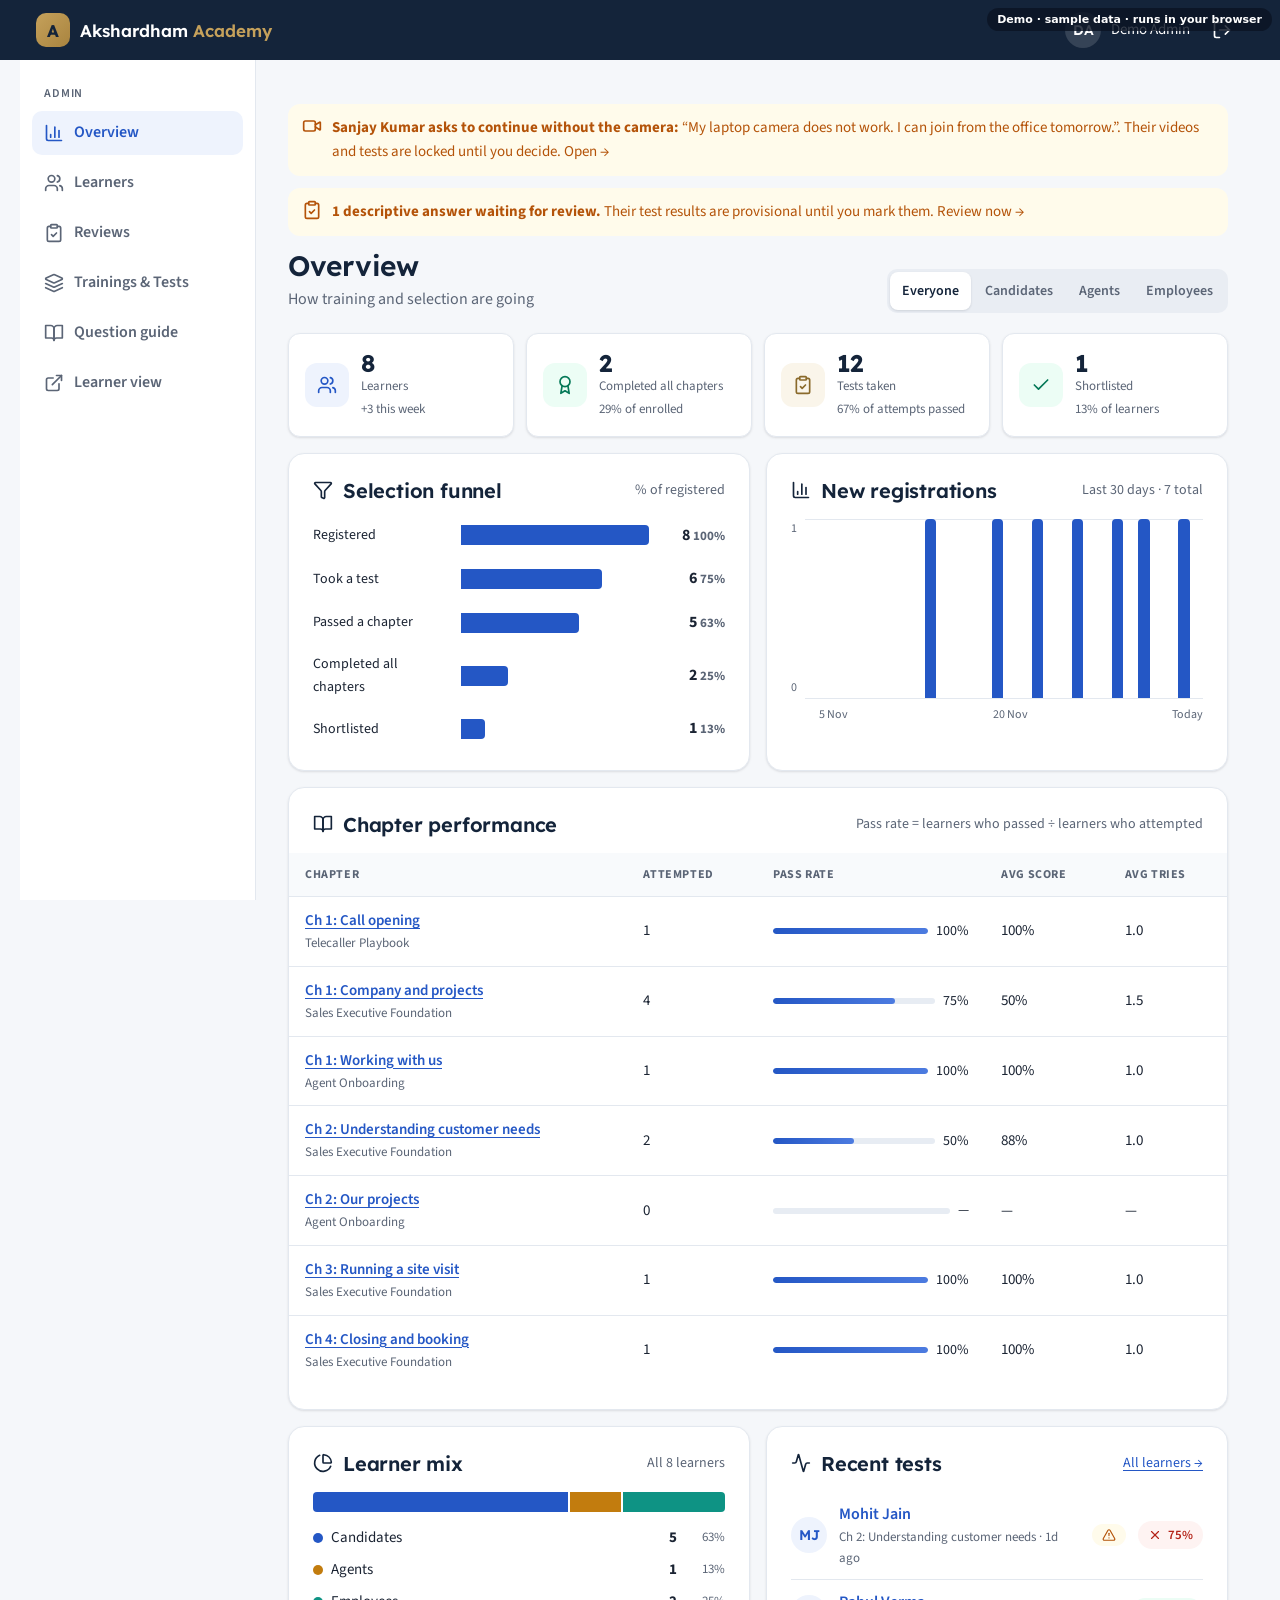
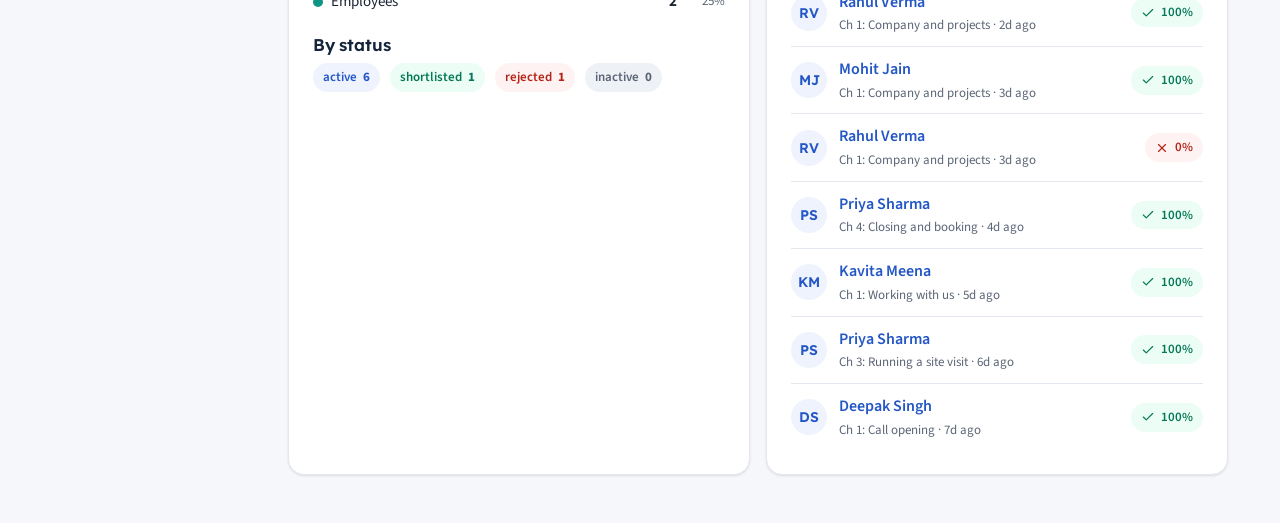
<file: lms-demo/admin.html>
<!doctype html>
<html lang="en" data-demo-role="admin">
<head>
  <meta charset="utf-8">
  <meta name="viewport" content="width=device-width, initial-scale=1">
  <title>Akshardham Academy Admin · Demo</title>
  <link rel="preconnect" href="https://fonts.googleapis.com">
  <link href="https://fonts.googleapis.com/css2?family=Lexend:wght@500;600;700&family=Source+Sans+3:wght@400;500;600;700&family=Noto+Sans+Devanagari:wght@400;600&display=swap" rel="stylesheet">
  <link rel="stylesheet" href="styles.css">
  <meta name="theme-color" content="#14243A">
</head>
<body>
  <div id="app"><header class="top"><div class="top-in"></div></header>
    <main aria-busy="true"><div class="sk" style="height:96px;margin-bottom:16px"></div><div class="sk" style="height:360px"></div></main></div>
  <div id="demo-boot" role="status" style="position:fixed;inset:auto 0 0 0;z-index:9999;margin:0 auto 16px;width:max-content;max-width:calc(100% - 32px);background:#0B1424;color:#fff;font:600 13px/1.3 system-ui,sans-serif;padding:10px 14px;border-radius:999px;box-shadow:0 10px 30px rgba(0,0,0,.25)">Loading the demo…</div>
  <div aria-hidden="true" style="position:fixed;top:8px;right:8px;z-index:9998;background:rgba(11,20,36,.82);color:#fff;font:600 11px/1 system-ui,sans-serif;padding:6px 10px;border-radius:999px;pointer-events:none">Demo · sample data · runs in your browser</div>
  <script src="demo/fake-youtube.js"></script>
  <script src="demo/seed.js"></script>
  <script src="demo/supabase-shim.js"></script>
  <script src="common.js"></script>
  <script src="admin.js"></script>
</body>
</html>
</file>
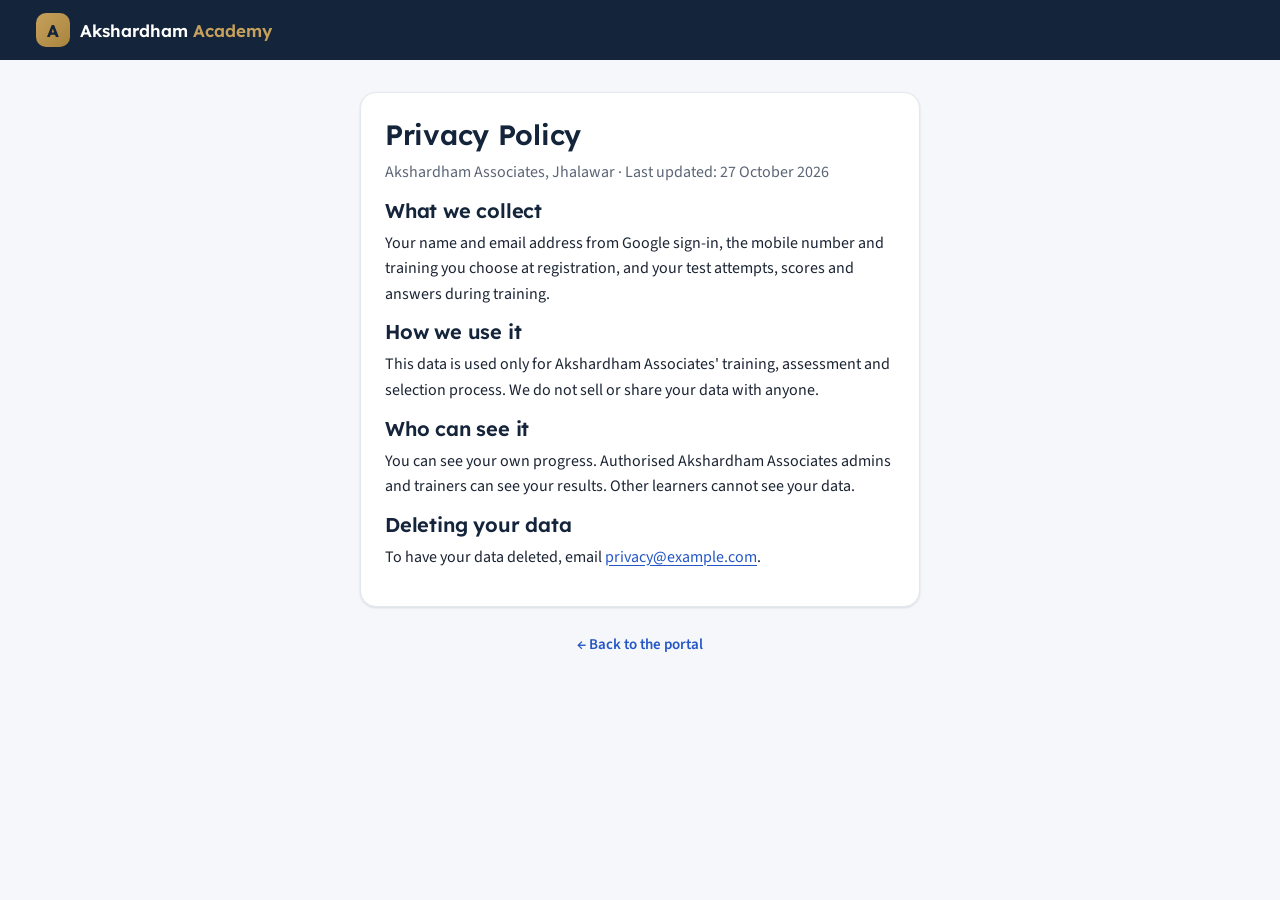
<file: lms-demo/privacy.html>
<!doctype html>
<html lang="en">
<head>
  <meta charset="utf-8">
  <meta name="viewport" content="width=device-width, initial-scale=1">
  <title>Privacy Policy – Akshardham Academy</title>
  <link href="https://fonts.googleapis.com/css2?family=Lexend:wght@500;600;700&family=Source+Sans+3:wght@400;500;600;700&display=swap" rel="stylesheet">
  <link rel="stylesheet" href="styles.css">
</head>
<body>
  <header class="top"><div class="top-in"><a class="brand" href="index.html"><span class="logo">A</span><span>Akshardham <b>Academy</b></span></a></div></header>
  <main>
    <div class="card narrow">
      <h1>Privacy Policy</h1>
      <p class="muted">Akshardham Associates, Jhalawar · Last updated: 27 October 2026</p>

      <h2>What we collect</h2>
      <p>Your name and email address from Google sign-in, the mobile number and training you choose at registration,
        and your test attempts, scores and answers during training.</p>

      <h2>How we use it</h2>
      <p>This data is used only for Akshardham Associates' training, assessment and selection process.
        We do not sell or share your data with anyone.</p>

      <h2>Who can see it</h2>
      <p>You can see your own progress. Authorised Akshardham Associates admins and trainers can see your results.
        Other learners cannot see your data.</p>

      <h2>Deleting your data</h2>
      <p>To have your data deleted, email <a href="mailto:privacy@example.com">privacy@example.com</a>.</p>
    </div>
    <p style="text-align:center"><a class="crumb" href="index.html">← Back to the portal</a></p>
  </main>
</body>
</html>
</file>
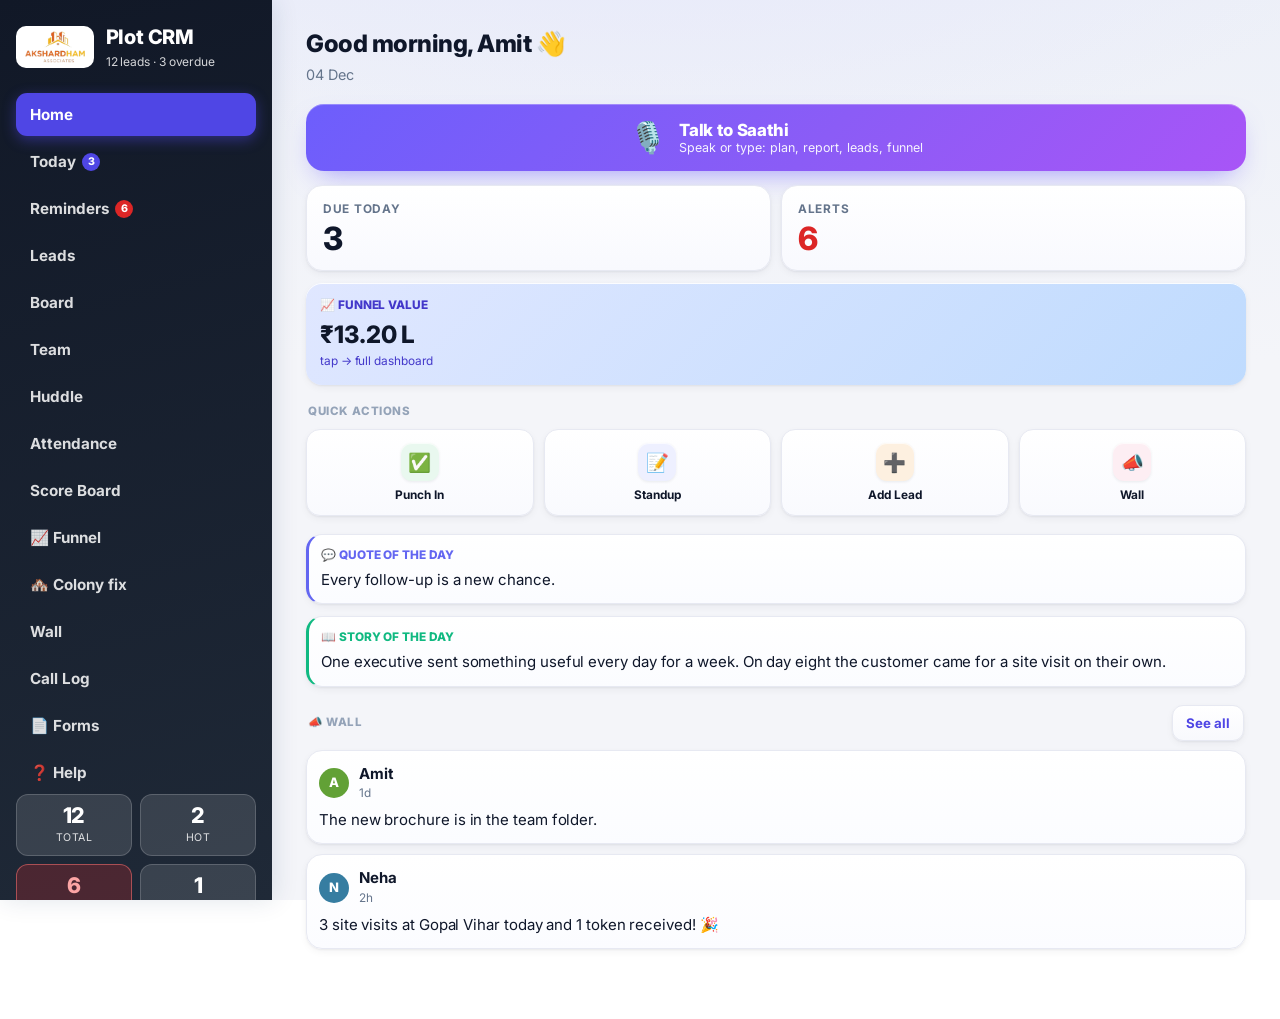
<file: plot-crm-demo/plot-crm-demo.html>
<!DOCTYPE html>
<html lang="en">
<head>
<meta charset="UTF-8">
<meta name="viewport" content="width=device-width, initial-scale=1.0">
<title>Plot CRM Demo</title>
<link rel="preconnect" href="https://fonts.googleapis.com">
<link rel="preconnect" href="https://fonts.gstatic.com" crossorigin>
<link href="https://fonts.googleapis.com/css2?family=Inter:wght@400;500;600;700;800&display=swap" rel="stylesheet">
<link rel="preconnect" href="https://www.gstatic.com" crossorigin>
<link rel="preconnect" href="https://firestore.googleapis.com" crossorigin>
<link rel="manifest" href="manifest.json">
<meta name="theme-color" content="#111827">
<link rel="apple-touch-icon" href="logo.png">
<meta name="apple-mobile-web-app-capable" content="yes">
<meta name="apple-mobile-web-app-status-bar-style" content="black-translucent">
<meta name="apple-mobile-web-app-title" content="Plot CRM">
<style>
  :root{
    --bg:#f4f5f9; --card:#ffffff; --ink:#0f172a; --muted:#64748b; --faint:#94a3b8;
    --line:#e7e9f2; --brand:#4f46e5; --brand2:#6366f1; --accent:#4f46e5;
    --side1:#111827; --side2:#1f2937;
    --ok:#15803d; --wa:#22c55e; --danger:#dc2626; --amber:#b45309;
    /* layered soft shadows = subtle 3D depth */
    --sh:0 1px 2px rgba(15,23,42,.05),0 3px 10px -2px rgba(15,23,42,.07);
    --sh-lg:0 2px 6px rgba(15,23,42,.06),0 16px 38px -12px rgba(15,23,42,.2);
    --hl:inset 0 1px 0 rgba(255,255,255,.9);
    --r:16px; --side:272px;
  }
  *{box-sizing:border-box}
  html{-webkit-text-size-adjust:100%}
  body{margin:0;background-color:var(--bg);
    background:
      radial-gradient(1100px 440px at 50% -150px,#e6e8fb 0%,rgba(230,232,251,0) 72%),
      linear-gradient(180deg,#edf0f8 0%,var(--bg) 360px,var(--bg) 100%);
    background-attachment:fixed;color:var(--ink);overflow-x:hidden;
    font-family:'Inter',-apple-system,'Segoe UI',system-ui,Roboto,sans-serif;
    -webkit-tap-highlight-color:transparent;font-size:15px;line-height:1.5;
    -webkit-font-smoothing:antialiased;letter-spacing:-.005em}
  .hdr-actions{flex:none}
  .brand h1{white-space:nowrap;overflow:hidden;text-overflow:ellipsis}
  svg{width:20px;height:20px;flex-shrink:0}

  /* ── responsive shell ── */
  .shell{display:flex;flex-direction:column;min-height:100dvh}

  /* SIDE (mobile = top header, desktop = left sidebar) */
  .side{background:linear-gradient(165deg,var(--side1),var(--side2));color:#fff;
    position:sticky;top:0;z-index:20;padding:14px 16px 16px;box-shadow:0 4px 20px rgba(17,24,39,.25)}
  .brand{display:flex;align-items:center;gap:12px}
  .logo{width:38px;height:38px;border-radius:11px;background:rgba(255,255,255,.16);
    display:flex;align-items:center;justify-content:center;font-weight:800;font-size:1.1rem;
    border:1px solid rgba(255,255,255,.25)}
  .brand-logo{height:42px;width:auto;max-width:150px;background:#fff;border-radius:10px;padding:5px 9px;flex-shrink:0}
  .brand h1{margin:0;font-size:1.15rem;font-weight:800;letter-spacing:-.01em}
  .brand .sub{font-size:.75rem;opacity:.82;margin-top:1px}
  .iconbtn{background:rgba(255,255,255,.14);border:1px solid rgba(255,255,255,.22);
    color:#fff;border-radius:10px;padding:8px;display:flex;cursor:pointer;transition:.12s}
  .iconbtn:active{transform:scale(.94)}

  .nav{display:flex;background:rgba(255,255,255,.12);border-radius:12px;padding:4px;margin-top:14px}
  .nav-item{flex:1;border:none;background:none;padding:9px;border-radius:9px;font-weight:700;
    font-size:.88rem;color:rgba(255,255,255,.85);cursor:pointer;display:flex;align-items:center;
    justify-content:center;gap:6px;transition:.15s}
  .nav-item.on{background:#fff;color:var(--brand);box-shadow:var(--sh)}
  .nav-item .dot{background:var(--danger);color:#fff;font-size:.66rem;font-weight:800;
    min-width:18px;height:18px;border-radius:9px;display:inline-flex;align-items:center;justify-content:center;padding:0 5px}

  .side-foot{margin-top:14px}
  .stats{display:grid;grid-template-columns:repeat(4,1fr);gap:8px}
  .stat{background:rgba(255,255,255,.12);border:1px solid rgba(255,255,255,.18);
    border-radius:12px;padding:9px 8px;text-align:center;cursor:pointer;transition:background .15s}
  .stat:active{background:rgba(255,255,255,.24)}
  .stat .n{font-size:1.35rem;font-weight:800;line-height:1.1}
  .stat .t{font-size:.66rem;opacity:.85;margin-top:2px;text-transform:uppercase;letter-spacing:.04em}
  .side .side-add,.side .import-d,.side .export-d,.side .logout-d{display:none}
  .hdr-actions{margin-left:auto;display:flex;gap:8px}

  /* login screen */
  .login{min-height:100dvh;display:flex;align-items:center;justify-content:center;padding:20px;
    background:linear-gradient(165deg,var(--side1),var(--side2))}
  .login-card{background:#fff;border-radius:18px;box-shadow:var(--sh-lg);padding:30px 26px;width:100%;max-width:380px;text-align:center}
  .login-card .logo-lg{width:56px;height:56px;border-radius:15px;background:var(--brand);color:#fff;
    font-weight:800;font-size:1.6rem;display:flex;align-items:center;justify-content:center;margin:0 auto 14px}
  .login-logo{width:230px;max-width:80%;height:auto;display:block;margin:0 auto 18px}
  .login-card h1{margin:0 0 2px;font-size:1.3rem;font-weight:800}
  .login-card>p{color:var(--muted);font-size:.86rem;margin:0 0 20px}
  .login-card .field{text-align:left}
  .lg-err{color:var(--danger);font-size:.8rem;min-height:18px;margin:2px 0 8px;text-align:left}

  /* MAIN */
  .main{flex:1;min-width:0}
  .main-inner{max-width:1120px;margin:0 auto;padding:16px 18px calc(148px + env(safe-area-inset-bottom))}
  .page-title{display:none}

  @media(min-width:1000px){
    body{font-size:15px}
    .shell{flex-direction:row}
    .side{width:var(--side);height:100dvh;padding:22px 16px;display:flex;flex-direction:column;
      overflow-y:auto;box-shadow:2px 0 24px rgba(18,50,91,.12)}
    .brand h1{font-size:1.25rem}
    .nav{flex-direction:column;background:none;padding:0;gap:4px;margin-top:22px}
    .nav-item{justify-content:flex-start;padding:12px 14px;border-radius:11px;font-size:.95rem}
    .nav-item.on{background:var(--brand);color:#fff;box-shadow:0 4px 14px rgba(79,70,229,.45)}
    .nav .nav-item svg{display:inline-block}   /* desktop sidebar shows icons */
    .side-foot{margin-top:auto;display:flex;flex-direction:column;gap:10px}
    .stats{grid-template-columns:1fr 1fr}
    .side .hdr-actions{display:none}
    .side .side-add{display:flex;width:100%}
    .side .import-d,.side .export-d{display:flex}
    .side .logout-d{display:flex;width:100%}
    .main-inner{padding:26px 34px 60px}
    .page-title{display:block;font-size:1.5rem;font-weight:800;letter-spacing:-.02em;margin:0 0 4px}
    .page-sub{display:block;color:var(--muted);font-size:.9rem;margin-bottom:18px}
    .fab{display:none!important}
  }

  /* ── form controls ── */
  input,select,textarea,button{font-family:inherit;font-size:.92rem}
  input,select,textarea{width:100%;padding:11px 12px;border:1px solid var(--line);
    border-radius:11px;background:#fff;color:var(--ink)}
  input:focus,select:focus,textarea:focus{outline:none;border-color:var(--accent);
    box-shadow:0 0 0 3px rgba(37,99,235,.13)}
  ::placeholder{color:var(--faint)}
  label{font-size:.7rem;font-weight:700;color:var(--muted);text-transform:uppercase;
    letter-spacing:.03em;display:block;margin:0 0 5px}
  .field{margin-bottom:13px}
  .grid2{display:grid;grid-template-columns:1fr 1fr;gap:11px}
  .execchecks{display:flex;flex-wrap:wrap;gap:8px}
  .chk{display:inline-flex;align-items:center;gap:7px;background:#f4f5f8;border:1px solid var(--line);
    border-radius:9px;padding:8px 11px;font-size:.85rem;font-weight:600;cursor:pointer}
  .chk input{width:auto;margin:0;accent-color:var(--brand)}
  .chk:has(input:checked){background:#eef0fc;border-color:var(--brand);color:var(--brand)}

  .search-wrap{position:relative}
  .search-wrap svg{position:absolute;left:12px;top:50%;transform:translateY(-50%);color:var(--faint)}
  .search-wrap input{padding-left:40px}

  .btn{border:none;border-radius:11px;padding:12px 16px;font-weight:700;cursor:pointer;
    background:linear-gradient(180deg,#5a51ea,var(--brand));color:#fff;transition:.15s;display:inline-flex;align-items:center;
    justify-content:center;gap:7px;box-shadow:0 2px 8px -2px rgba(79,70,229,.5),inset 0 1px 0 rgba(255,255,255,.22)}
  .btn:hover{box-shadow:0 4px 14px -3px rgba(79,70,229,.55),inset 0 1px 0 rgba(255,255,255,.22)}
  .btn:active{transform:scale(.98)}
  .btn.ghost{background:linear-gradient(180deg,#fff,#f8f9fd);color:var(--brand);border:1.5px solid var(--line);box-shadow:var(--sh)}
  .btn.light{background:rgba(255,255,255,.16);color:#fff;border:1px solid rgba(255,255,255,.25)}
  .btn.sm{padding:9px 13px;font-size:.83rem}
  .btn.wide{width:100%}
  .btn.call{background:var(--ok)} .btn.wa{background:var(--wa)}
  .btn.danger{background:#fff;color:var(--danger);border:1.5px solid #fca5a5}

  .row{display:flex;gap:9px;align-items:center}
  .grow{flex:1;min-width:0}
  .muted{color:var(--muted)} .faint{color:var(--faint)}
  .tiny{font-size:.74rem;color:var(--muted)}
  .ell{overflow:hidden;text-overflow:ellipsis;white-space:nowrap}

  .card{background:linear-gradient(180deg,#ffffff,#fbfcff);border-radius:var(--r);box-shadow:var(--sh),var(--hl);border:1px solid var(--line)}

  /* reminder banner */
  .rem{display:flex;align-items:center;gap:13px;background:linear-gradient(100deg,#fff7ed,#fff);
    border:1px solid #fed7aa;border-left:4px solid var(--amber);border-radius:var(--r);
    padding:13px 15px;margin-bottom:16px;cursor:pointer;box-shadow:var(--sh)}
  .rem:active{transform:scale(.995)}
  .rem-ic{width:40px;height:40px;border-radius:11px;background:#fef3c7;color:var(--amber);
    display:flex;align-items:center;justify-content:center;flex-shrink:0}
  .rem b{font-size:.95rem} .rem .go{color:var(--amber);font-weight:800;font-size:.85rem;display:flex;align-items:center;gap:3px}

  /* urgent reminders */
  .alert{display:flex;align-items:center;gap:12px;background:#fef2f2;border:1px solid #fecaca;
    border-left:4px solid var(--danger);border-radius:14px;padding:14px 16px;margin-bottom:16px}
  .alert .a-ic{width:40px;height:40px;border-radius:11px;background:#fee2e2;color:var(--danger);
    display:flex;align-items:center;justify-content:center;flex-shrink:0}
  .alert b{color:var(--danger);font-size:.98rem}
  .lead.urgent{border-color:#fecaca;border-left:4px solid var(--danger);background:#fff7f7}
  .stat.stat-alert{background:rgba(220,38,38,.24);border-color:rgba(248,113,113,.55)}
  .stat.stat-alert .n{color:#fca5a5}
  .nav .nav-item svg{display:none}   /* mobile nav = text only, fits 4 tabs */

  /* leads list -> grid on desktop */
  .leads{display:flex;flex-direction:column;gap:9px}
  @media(min-width:1000px){ .leads{display:grid;grid-template-columns:1fr 1fr;gap:12px} }
  .lead{display:flex;align-items:center;gap:12px;padding:13px 15px;cursor:pointer;transition:.12s}
  .lead:active{background:#f8fafc}
  @media(min-width:1000px){ .lead:hover{box-shadow:var(--sh-lg);transform:translateY(-1px)} }

  /* table (desktop list view) */
  .leads-table{display:none;width:100%;border-collapse:separate;border-spacing:0;background:#fff;
    border:1px solid var(--line);border-radius:var(--r);overflow:hidden;box-shadow:var(--sh)}
  @media(min-width:1000px){ .leads-cards{display:none} .leads-table{display:table} }
  .leads-table th{text-align:left;font-size:.7rem;text-transform:uppercase;letter-spacing:.04em;
    color:var(--muted);font-weight:700;padding:12px 14px;border-bottom:1px solid var(--line);background:#fafbfc}
  .leads-table td{padding:11px 14px;border-bottom:1px solid var(--line);vertical-align:middle;font-size:.87rem}
  .leads-table tbody tr{cursor:pointer;transition:.1s}
  .leads-table tbody tr:hover{background:#f8fafc}
  .leads-table tbody tr:last-child td{border-bottom:none}
  .tbtn{border:1px solid var(--line);background:#fff;border-radius:8px;padding:6px;display:inline-flex;cursor:pointer;color:var(--muted)}
  .tbtn svg{width:17px;height:17px}
  .tbtn.tcall{color:var(--ok)} .tbtn.twa{color:var(--wa)}
  .tbtn:active{transform:scale(.94)}

  /* pagination */
  .pager{display:flex;justify-content:space-between;align-items:center;gap:10px;margin-top:14px;flex-wrap:wrap}
  .psize,.pnav{display:flex;align-items:center;gap:6px}
  .pbtn{min-width:34px;height:34px;padding:0 9px;border:1px solid var(--line);background:#fff;
    border-radius:9px;font-weight:700;font-size:.82rem;color:var(--muted);cursor:pointer}
  .pbtn.on{background:var(--brand);color:#fff;border-color:var(--brand)}
  .pbtn:disabled{opacity:.4;cursor:default}

  /* kanban board */
  .kfilters{display:flex;gap:9px;flex-wrap:wrap;margin-bottom:14px}
  .kfilters .search-wrap{flex:1;min-width:170px}
  .kfilters select{width:auto;min-width:140px}
  .kanban{display:flex;gap:12px;overflow-x:auto;padding-bottom:10px}
  .kanban::-webkit-scrollbar{height:8px}
  .kanban::-webkit-scrollbar-thumb{background:#cbd5e1;border-radius:4px}
  .kcol{flex:0 0 270px;background:#eef1f5;border-radius:14px;padding:10px}
  .kcol.drop{outline:2px dashed var(--brand);outline-offset:-2px;background:#e6eafc}
  .kcol-h{display:flex;align-items:center;gap:8px;font-weight:800;font-size:.9rem;padding:4px 6px 12px}
  .kcol-h .cnt{margin-left:auto;background:#fff;color:var(--muted);font-size:.72rem;font-weight:800;
    padding:2px 9px;border-radius:20px;border:1px solid var(--line)}
  .dotc{width:9px;height:9px;border-radius:50%;display:inline-block}
  .kcard{background:#fff;border:1px solid var(--line);border-radius:11px;padding:11px;margin-bottom:9px;box-shadow:var(--sh)}
  .kcard .kn{font-weight:700;font-size:.9rem;margin-bottom:2px}
  .kcard[draggable=true]{cursor:grab}
  .kcard.dragging{opacity:.4}
  .avatar{width:42px;height:42px;border-radius:12px;flex-shrink:0;color:#fff;font-weight:800;
    display:flex;align-items:center;justify-content:center;font-size:1rem}
  .chev{color:var(--faint)}
  .badge{font-size:.68rem;font-weight:800;padding:3px 9px;border-radius:8px;white-space:nowrap}
  .odot{width:7px;height:7px;border-radius:50%;background:var(--danger);flex-shrink:0;
    box-shadow:0 0 0 3px rgba(220,38,38,.15)}

  .scroll-x{display:flex;gap:8px;overflow-x:auto;padding:2px 0}
  .scroll-x::-webkit-scrollbar{display:none}
  .chip{font-size:.78rem;font-weight:700;padding:7px 13px;border-radius:20px;border:1.5px solid var(--line);
    background:linear-gradient(180deg,#fff,#f8f9fd);color:var(--muted);cursor:pointer;white-space:nowrap;box-shadow:0 1px 2px rgba(15,23,42,.04)}
  .chip.on{background:var(--brand);color:#fff;border-color:var(--brand);box-shadow:0 2px 8px -2px rgba(79,70,229,.45)}

  .fab{position:fixed;bottom:calc(22px + env(safe-area-inset-bottom));left:50%;transform:translateX(-50%);z-index:30;
    background:var(--brand);color:#fff;border:none;border-radius:50px;padding:14px 24px;
    font-weight:800;font-size:.92rem;box-shadow:0 8px 24px rgba(79,70,229,.42);cursor:pointer;
    display:flex;align-items:center;gap:8px}
  .fab:active{transform:translateX(-50%) scale(.96)}

  .modal-bg{position:fixed;inset:0;background:rgba(15,23,42,.55);z-index:120;display:flex;
    align-items:flex-end;justify-content:center;animation:fade .18s ease}
  .modal{background:#fff;width:100%;max-width:560px;max-height:93dvh;overflow-y:auto;
    border-radius:20px 20px 0 0;padding:8px 18px 28px;animation:up .22s cubic-bezier(.2,.8,.2,1)}
  @media(min-width:1000px){ .modal-bg{align-items:center} .modal{border-radius:20px;max-height:88dvh} }
  @keyframes fade{from{opacity:0}} @keyframes up{from{transform:translateY(24px)}}
  .grab{width:38px;height:4px;background:var(--line);border-radius:3px;margin:8px auto 14px}
  @media(min-width:1000px){ .grab{display:none} .modal{padding-top:20px} }
  .modal h2{margin:0 0 4px;font-size:1.08rem;font-weight:800}
  .modal .msub{font-size:.78rem;color:var(--muted);margin-bottom:16px}
  /* WhatsApp message module */
  .wa-grid{display:grid;grid-template-columns:1fr;gap:16px}
  @media(min-width:760px){ .wa-grid{grid-template-columns:1fr 1fr} }
  .wa-card{border:1px solid var(--line);border-radius:12px;padding:10px 11px;margin-bottom:8px;cursor:pointer;transition:.12s;background:#fff}
  .wa-card:hover{border-color:var(--brand);box-shadow:var(--sh)}
  .wa-panel{background:#f7f8fa;border:1px solid var(--line);border-radius:12px;padding:12px}

  .detail-head{background:linear-gradient(135deg,var(--side1),var(--side2));color:#fff;
    padding:14px 18px;position:sticky;top:0;z-index:20;box-shadow:0 4px 20px rgba(17,24,39,.25)}
  .detail-head h1{margin:0;font-size:1.1rem;font-weight:800}
  .detail-head .sub{font-size:.75rem;opacity:.82}
  @media(min-width:1000px){
    .detail-head{background:#fff;color:var(--ink);box-shadow:inset 0 -1px 0 var(--line);position:static;padding:0 0 18px}
    .detail-head .iconbtn{background:#f1f5f9;border-color:var(--line);color:var(--ink)}
  }
  .detail-inner{max-width:820px;margin:0 auto}
  .sec{font-size:.72rem;font-weight:800;color:var(--faint);text-transform:uppercase;
    letter-spacing:.05em;margin:20px 2px 9px;display:flex;align-items:center;gap:8px}
  .kv{display:flex;gap:10px;font-size:.88rem;padding:8px 0;border-bottom:1px solid var(--line)}
  .kv:last-child{border-bottom:none}
  .kv b{color:var(--muted);font-weight:600;min-width:120px;font-size:.82rem}
  .fu-card{border:1px solid var(--line);border-radius:12px;padding:13px;margin-bottom:11px;background:#fff;box-shadow:var(--sh)}
  .fu-card .top{display:flex;justify-content:space-between;align-items:center;gap:8px;margin-bottom:8px}
  .fu-line{font-size:.86rem;margin:4px 0}
  .fu-line b{color:var(--muted);font-weight:600}
  .att{display:inline-flex;align-items:center;gap:5px;background:#eef4ff;color:#1e40af;
    font-size:.72rem;font-weight:700;padding:4px 9px;border-radius:8px;margin:5px 5px 0 0}
  .arrow{color:var(--faint);font-weight:700}
  .empty{text-align:center;color:var(--muted);padding:52px 24px;font-size:.9rem}
  .empty svg{width:40px;height:40px;color:var(--faint);margin-bottom:10px}
  .grp-label{font-size:.74rem;font-weight:800;text-transform:uppercase;letter-spacing:.05em;
    margin:20px 2px 9px;display:flex;align-items:center;gap:7px}
  a.plain{text-decoration:none;color:inherit;display:block}
  hr{border:none;border-top:1px solid var(--line);margin:14px 0}

  /* many tabs: mobile nav wraps to 2 rows (3 per row) — sab tabs dikhein, koi clip nahi */
  @media(max-width:999px){ .nav{flex-wrap:wrap;gap:4px} .nav-item{flex:1 1 28%;min-width:0;padding:9px 4px;font-size:.8rem;white-space:nowrap} }
  #_toast{position:fixed;left:50%;bottom:calc(24px + env(safe-area-inset-bottom));
    transform:translateX(-50%) translateY(18px);background:#111827;color:#fff;padding:11px 18px;
    border-radius:12px;font-weight:600;font-size:.88rem;box-shadow:var(--sh-lg);opacity:0;
    pointer-events:none;transition:.24s;z-index:130;max-width:88vw;text-align:center}
  #_toast.on{opacity:1;transform:translateX(-50%) translateY(0)}

  /* huddle cards */
  .hud-card{background:var(--card);border:1px solid var(--line);border-radius:16px;box-shadow:var(--sh);padding:16px 18px;margin-bottom:14px}
  .hud-top{display:flex;align-items:center;gap:12px;margin-bottom:14px}
  .hud-name{font-weight:800;font-size:1rem;line-height:1.2}
  .hud-blocks{display:grid;gap:10px}
  @media(min-width:720px){ .hud-blocks{grid-template-columns:1fr 1fr 1fr} }
  .hud-b{background:#f7f8fa;border:1px solid var(--line);border-radius:12px;padding:11px 13px}
  .hud-b.amber{background:#fff7ed;border-color:#fed7aa}
  .hud-b.empty{opacity:.45}
  .hud-lbl{display:block;font-size:.63rem;font-weight:800;text-transform:uppercase;letter-spacing:.06em;color:var(--muted);margin-bottom:5px}
  .hud-b.amber .hud-lbl{color:var(--amber)}
  .hud-b .txt{font-size:.9rem;line-height:1.5;white-space:pre-wrap;word-break:break-word}
  .hud-fb{margin-top:14px;padding-top:14px;border-top:1px solid var(--line)}
  .hud-fb-view{background:#eef0fc;border:1px solid #dfe3fb;border-radius:12px;padding:12px 14px}
  .hud-fb-view .hud-lbl{color:var(--brand)}
  /* huddle desktop: form left (sticky), board/history right */
  .hud-wrap{display:grid;gap:18px}
  @media(min-width:1000px){ .hud-wrap{grid-template-columns:370px 1fr;align-items:start} .hud-left{position:sticky;top:20px} }

  /* attendance */
  .att-status{display:flex;align-items:center;gap:14px;padding:16px 18px;border-radius:16px;margin-bottom:14px;border:1px solid var(--line);background:#f7f8fa}
  .att-status.in{background:#ecfdf5;border-color:#a7f3d0}
  .att-ic{width:46px;height:46px;border-radius:13px;display:flex;align-items:center;justify-content:center;flex-shrink:0;color:#fff}
  .att-big{font-weight:800;font-size:1.05rem;display:flex;align-items:center;gap:8px}
  .att-punch{display:grid;grid-template-columns:1fr 1fr;gap:10px;margin-bottom:10px}
  .att-punch .btn{padding:15px}
  .btn.green{background:#16a34a}
  .att-row{display:flex;align-items:center;gap:11px;padding:11px 13px;border:1px solid var(--line);border-radius:12px;margin-bottom:8px;background:#fff}
  .att-time{font-variant-numeric:tabular-nums;font-weight:700;font-size:.9rem;white-space:nowrap}
  .badge.late{background:#fef3c7;color:#b45309}
  .badge.ontime{background:#d1fae5;color:#047857}
  .badge.absent{background:#f3f4f6;color:#9ca3af}
  .off-set{display:flex;align-items:center;gap:10px;padding:12px 14px;border:1px solid var(--line);border-radius:12px;margin-bottom:8px;background:#fff}

  /* mobile bottom navigation bar (app-jaisa) */
  .bottomnav{display:none}
  @media(max-width:999px){
    .side .nav{display:none}   /* tabs neeche chali gayi — upar sirf brand */
    .bottomnav{display:flex;position:fixed;left:0;right:0;bottom:0;z-index:50;background:#fff;
      border-top:1px solid var(--line);box-shadow:0 -2px 16px rgba(17,24,39,.08);
      padding:6px 2px calc(6px + env(safe-area-inset-bottom))}
    .bn-item{flex:1;min-width:0;display:flex;flex-direction:column;align-items:center;gap:3px;background:none;
      border:none;padding:5px 1px;color:var(--muted);font-family:inherit;font-size:.6rem;font-weight:700;cursor:pointer;position:relative}
    .bn-item svg{width:22px;height:22px}
    .bn-item span{white-space:nowrap}
    .bn-item:active{transform:scale(.92)}
    .bn-item.on{color:var(--brand)}
    .bn-item .bdot{position:absolute;top:0;left:52%;background:var(--danger);color:#fff;font-size:.54rem;font-weight:800;
      min-width:15px;height:15px;border-radius:8px;display:flex;align-items:center;justify-content:center;padding:0 3px}
    .fab{bottom:calc(78px + env(safe-area-inset-bottom))!important}
  }
</style>
</head>
<body>
<div id="app"></div>

<script>
// DEMO MODE: in-memory stand-in for Firebase and the Apps Script backend. Sample data only; nothing leaves the browser.
// The real app code runs unchanged on top of this. The AI steps (Gemini, Sarvam) are simulated here and labelled as such.
(function(){
  const D = n => new Date(Date.now() + n*864e5).toISOString().slice(0,10);   // same day basis as the app's today()
  const uid = () => Math.random().toString(36).slice(2,10);
  const fu = (d, by, p, r, nd, na, prev, next) => ({ id: uid(), date: D(d), by, purpose: p, response: r, nextDate: nd == null ? '' : D(nd), nextAction: na, prev: prev||'', next: next||'' });
  const L = (id, name, mobile, colony, plot, status, src, exec, fus, extra) => Object.assign({ id, name, mobile, colony, plot, status, source: src, exec, execs:[exec], followUps: fus, need:{}, createdAt: D(-10), ts: Date.now() - id.charCodeAt(1)*60000 }, extra||{});
  const store = { leads: {
    a1: L('a1','Ramesh Sharma','9800000021','Gopal Vihar','A-14','hot','Telecaller','Amit',[fu(-1,'Amit','Price discussion','Interested, wants a corner plot',0,'Site visit call','warm','hot')],
      { budgetMin: 1800000, budgetMax: 2500000, ptype:'Plot', size:'1500 sq ft', loan:'yes', token:'yes', family:'Wife and two children; father decides with them',
        need:{ timeline:'Within 2 months', budget:'18-25 lakh', purpose:'Own house', ready:'Yes', remarks:'Wants east-facing corner', byName:'Amit', ts: Date.now()-2*864e5 },
        audit:{score:'5/6',checks:'intro✓ rapport✓ Q✓ req✓ tone✓ next✗',note:'Good call with real rapport. No visit date was fixed at the end.',issues:'Set a clear next step'}}),
    a2: L('a2','Sunita Verma','9700000008','Vinayak Residency','B-3','visit','Walk-in','Neha',[fu(-2,'Neha','Site visit','Liked the location, family visit on Sunday',1,'Family visit')]),
    a3: L('a3','Mohd. Irfan','9900000045','Dwarika Nagar','','warm','Hoarding/Ad','Amit',[fu(-3,'Amit','First call','Budget 8-10 lakh',-1,'Send layout on WhatsApp')]),
    a4: L('a4','Pooja Meena','9600000077','Gopal Vihar','C-9','booked','Reference','Neha',[fu(-5,'Neha','Booking','Token paid',5,'Registry documents')],{ deal:{ colony:'Gopal Vihar', plots:[{ no:'C-9', value:2150000 }], total: 2150000, count: 1, by:'demo@plotcrm.app', ts: Date.now()-5*864e5 } }),
    a5: L('a5','Vikram Singh','9400000019','Vinayak Residency','','fresh','Agent','Rohit',[],{agent:'Demo Agent'}),
    a6: L('a6','Kavita Jain','9300000062','Dwarika Nagar','D-2','hot','Telecaller','Amit',[fu(0,'Amit','Follow-up','Comparing two plots',0,'Call back at 5 PM')]),
    a7: L('a7','Suresh Nagar','9500000030','Gopal Vihar','','warm','Walk-in','Amit',[fu(-16,'Amit','Visit','Will decide after Diwali',-12,'Call after the festival')]),
    a8: L('a8','Anil Gupta','9200000054','Vinayak Residency','','lost','Hoarding/Ad','Neha',[fu(-8,'Neha','Call','Bought elsewhere',null,'')]),
    a9: L('a9','Deepak Rathore','9100000088','Dwarika Nagar','','fresh','Telecaller','Rohit',[]),
    b1: L('b1','Meena Devi','9000000015','Gopal Vihar','','nurture','Reference','Amit',[fu(-20,'Amit','Call','Interested next year',-11,'Share new offers')]),
    b2: L('b2','Harish Patel','9000000016','Vinayak Residency','','visit','Telecaller','Pooja',[fu(-1,'Pooja','Site visit','Visited with brother, liked plot 12',0,'Price call today')]),
    b3: L('b3','R. Sharma','9800000021','Gopal Vihar','','fresh','Telecaller','Neha',[],{ createdAt: D(-1) }),   // same number as a1: shows the merge tool
  }};

  const T0 = Date.now();
  store.config = { engage: { quotes:['Every follow-up is a new chance.','Listen to the customer and the customer will listen to you.'], stories:['One executive sent something useful every day for a week. On day eight the customer came for a site visit on their own.'], birthdays:[{ name:'Neha', date:'1990-'+D(0).slice(5) }] } };
  store.wall = {
    w1: { text:'3 site visits at Gopal Vihar today and 1 token received! 🎉', byName:'Neha', by:'neha@demo', ts: T0-2*3600e3, reactions:{ '👏':['amit@demo','rohit@demo'], '🔥':['pooja@demo'] }, comments:[{ name:'Amit', text:'Congratulations!', ts:T0-3000e3 }] },
    w2: { text:'The new brochure is in the team folder.', byName:'Amit', by:'amit@demo', ts: T0-26*3600e3, reactions:{ '👍':['neha@demo'] }, comments:[] }
  };

  (function(){ // this week's attendance + standups for the score board, same document ids as the app
    const dt = new Date(D(0)+'T00:00:00Z'), dow = (dt.getUTCDay()+6)%7, days = [];
    for (let i = 0; i <= Math.min(dow,5); i++) { const d = new Date(dt); d.setUTCDate(dt.getUTCDate()-dow+i); days.push(d.toISOString().slice(0,10)); }
    if (!days.includes(D(0))) days.push(D(0));
    store.attendance = {}; store.standups = {};
    const ppl = { amit:[1,1,1], neha:[1,1,0], rohit:[1,0,0], pooja:[0,1,1], sanjay:[1,1,1] };
    const work = [['5 follow-up calls','1 site visit'],['Send layouts to 3 new leads','Call back Kavita Jain'],['Visit Gopal Vihar with Harish Patel','Update the price sheet']];
    days.forEach((day, di) => Object.entries(ppl).forEach(([k, [a, p, r]], pi) => {
      const name = k[0].toUpperCase() + k.slice(1), isToday = day === D(0);
      if ((di + pi) % 4 === 3 && !(isToday && k === 'amit')) return;
      if (a) store.attendance[day+'__'+k] = { date: day, name, nameKey: k, inTime: '09:5'+pi, office:'kota', officeName:'Kota', ts: T0 };
      if (p) store.standups[day+'__'+k] = { date: day, name, nameKey: k, tasks: work[(di+pi)%3].map(t => ({ t, st: r && !isToday ? 'done' : '', rm:'' })), issues: [], ts: T0 };
    }));
  })();

  window.demoParseLead = function(text){
    // Stand-in for the Gemini step in the real app: simple pattern matching, clearly labelled.
    const t = String(text), r = {};
    const m = t.replace(/\s+/g,'').match(/[6-9]\d{9}/); if (m) r.mobile = m[0];
    const n = t.match(/^\s*([A-Z][a-z]+(?:\s[A-Z][a-z]+)?)/); if (n) r.name = n[1];
    const b = t.match(/(\d+)\s*-\s*(\d+)\s*lakh/i); if (b) { r.budgetMin = +b[1]*100000; r.budgetMax = +b[2]*100000; }
    const c = t.match(/\b(Jhalawar|Kota|Baran|Khanpur)\b/i); if (c) { r.city = c[1]; r.locations = c[1]; }
    if (/plot/i.test(t)) r.ptype = 'Plot';
    const sz = t.match(/(\d+\s*bigha|\d+x\d+)/i); if (sz) r.size = sz[1];
    if (/loan/i.test(t)) r.loan = 'yes';
    r.status = /(urgent|soon|hot)/i.test(t) ? 'hot' : 'warm';
    return new Promise(res => setTimeout(() => res(r), 700));
  };

  /* ---------- Saathi: simulated agent brain ----------
     The real server sends the chat to Gemini with 14 tool schemas; Gemini picks tools, the browser runs them on live
     data, and the loop repeats until Gemini replies. Here a small rule-based planner picks the same tools, so the real
     tool code in the app runs on the sample data. ponytail: keyword intents only; good enough to show the loop. */
  const LAST = a => a[a.length-1];
  const firstName = s => String(s||'').split(' ')[0];
  const calls = list => ({ toolCalls: list.map(([name, args], i) => ({ id: 'call_' + uid() + i, name, args: JSON.stringify(args||{}) })) });
  const say = reply => { try { if (window.speechSynthesis) { speechSynthesis.cancel(); const u = new SpeechSynthesisUtterance(reply); u.lang = 'en-IN'; speechSynthesis.speak(u); } } catch (e) {} return { reply, audio: '' }; };
  const leadByName = text => Object.values(store.leads).filter(l => l.status !== 'deleted').find(l => new RegExp('\\b' + firstName(l.name).replace('.', '\\.') + '\\b', 'i').test(text));
  const list = (xs, f) => xs.slice(0, 4).map(f).join('; ');
  function nextDateFrom(t){ const days = ['sunday','monday','tuesday','wednesday','thursday','friday','saturday'];
    const k = days.findIndex(d => t.includes(d)); if (k < 0) return D(t.includes('today') ? 0 : 1);
    const now = new Date(); let add = (k - now.getUTCDay() + 7) % 7 || 7; return D(add); }

  function plan(msgs){
    const users = msgs.filter(m => m.role === 'user'), u = LAST(users) || { content: '' }, text = String(u.content).toLowerCase();
    const prevA = [...msgs].reverse().find(m => m.role === 'assistant' && m.content);
    const asked = prevA ? String(prevA.content) : '';
    if (u.hide || /^hello\. \(context/i.test(u.content)) return say(/evening/i.test(u.content)
      ? "Good evening Amit. Shall I take today's report? I can also check leads, follow-ups or the funnel."
      : "Good morning Amit. What's the plan for today? I can also check who is due for a follow-up or what the pipeline looks like.");
    if (/what are you planning today/i.test(asked) && !/\?$/.test(text)) {
      const tasks = u.content.split(/,|\band\b|\n/).map(s => s.trim()).filter(s => s.length > 2);
      return calls([['save_plan', { tasks }]]);
    }
    if (/how did each one go/i.test(asked)) {
      const st = text.includes('all done') ? 'done' : '';
      const parts = u.content.split(/,|\n/).map(s => s.trim());
      const tasks = (window.__saathiTasks || []).map((t, i) => { const p = (parts[i] || '').toLowerCase();
        return { t, st: st || (/done|complete|finished|yes/.test(p) ? 'done' : /pending|not|no\b/.test(p) ? 'pending' : 'partial'), rm: parts[i] || '' }; });
      const done = tasks.filter(t => t.st === 'done').length;
      return calls([['save_report', { tasks, feedback: done === tasks.length ? 'Everything done today. Great work.' : 'Good progress. Carry the pending items into tomorrow\'s plan.', score: Math.round(10 * (done + 0.5 * tasks.filter(t => t.st === 'partial').length) / Math.max(1, tasks.length)) }]]);
    }
    const lead = leadByName(u.content);
    if (/\b(log|add|note)\b.*follow/.test(text) && lead) {
      const note = (u.content.split(':')[1] || 'Spoke to the customer').trim();
      return calls([['add_followup', { leadId: lead.id, note, nextDate: nextDateFrom(text), nextAction: 'Call back' }]]);
    }
    if (/plan/.test(text)) return say("Sure. What are you planning today? List the tasks separated by commas.");
    if (/report/.test(text)) return calls([['today_standup', {}]]);
    if (/due|follow/.test(text)) return calls([['list_leads', { kind: 'due_today' }]]);
    if (/overdue/.test(text)) return calls([['list_leads', { kind: 'overdue' }]]);
    if (/cold/.test(text)) return calls([['list_leads', { kind: 'going_cold' }]]);
    if (/\bhot\b/.test(text)) return calls([['list_leads', { kind: 'hot' }]]);
    if (/pipeline|funnel|value|won/.test(text)) return calls([['funnel_summary', {}]]);
    if (/score|week/.test(text)) return calls([['member_report', {}]]);
    if (/attendance|punch/.test(text)) return calls([['attendance', { name: /team|everyone|all/.test(text) ? 'all' : '' }]]);
    if (/team/.test(text)) return calls([['team_stats', {}]]);
    if (lead) return calls([['search_leads', { query: firstName(lead.name) }]]);
    return say("I can help with leads, follow-ups, the funnel, attendance and your daily plan or report. Try one of the suggestions below.");
  }

  function answer(msgs){
    // tool results since the last assistant(tool_calls) message
    const ai = msgs.map(m => m.role).lastIndexOf('assistant'), a = msgs[ai], res = {};
    (a.tool_calls || []).forEach(tc => { const t = msgs.slice(ai + 1).find(m => m.tool_call_id === tc.id); try { res[tc.function.name] = JSON.parse(t.content); } catch (e) { res[tc.function.name] = {}; } });
    const [name] = Object.keys(res), r = res[name] || {};
    if (r.error) return say('Sorry, ' + r.error + '.');
    if (r.cancelled) return say('Okay, nothing saved. What should I change?');
    if (name === 'search_leads') { const x = r.results || []; if (x.length === 1) return calls([['lead_detail', { id: x[0].id }]]);
      return say(x.length ? `I found ${x.length} matches: ${list(x, l => l.name + ' in ' + l.colony)}.` : 'No lead found with that name.'); }
    if (name === 'lead_detail') { const l = r.lead, f = (l.followUps || [])[0];
      return say(`${l.name} is a ${l.status} lead for ${l.colony || 'an open colony'}, handled by ${l.owner}.` + (l.need ? ` Need analysis: ${l.need.purpose}, budget ${l.need.budget}, timeline ${l.need.timeline.toLowerCase()}.` : '') + (f ? ` Last follow-up on ${f.date}: ${f.baat}.` : '') + (l.next ? ` Next follow-up ${l.next}.` : '')); }
    if (name === 'list_leads') { const x = r.leads || [], k = { due_today: 'due for a follow-up today', overdue: 'overdue', going_cold: 'going cold', hot: 'hot', new: 'new' }[r.kind];
      if (!x.length) return say(`No leads are ${k} right now.`);
      return say(`${x.length} lead${x.length > 1 ? 's are' : ' is'} ${k}: ${list(x, l => l.name + (r.kind === 'going_cold' ? ', quiet for ' + l.coldDays + ' days' : ' (' + l.status + ')'))}. Want me to log a follow-up for one of them?`); }
    if (name === 'funnel_summary') return say(`The weighted pipeline is ${r.funnelValue.replace('₹', 'rupees ')} across ${r.openLeads} open leads. ${r.stages.filter(s => s.count).map(s => s.count + ' ' + s.stage).join(', ')}. Won so far: ${r.wonDeals} deal${r.wonDeals === 1 ? '' : 's'} worth ${r.wonValue.replace('₹', 'rupees ')}.`);
    if (name === 'today_standup') { const t = (r.tasks || []).map(x => x.t); window.__saathiTasks = t;
      if (!t.length) return say("You have no plan for today yet. Tell me what you worked on and I'll save it.");
      return say(`Today's plan had ${t.length} tasks: ${t.map((x, i) => (i + 1) + ') ' + x).join(', ')}. How did each one go? For example: done, pending.`); }
    if (name === 'save_plan') return say(`Saved. Today's plan now has ${r.totalTasks} task${r.totalTasks === 1 ? '' : 's'}. I'll take your report this evening.`);
    if (name === 'save_report') return say(`Report saved with ${r.totalTasks} tasks updated. Thanks Amit, see you tomorrow.`);
    if (name === 'add_followup') return say(`Done. The follow-up for ${r.lead} is logged.`);
    if (name === 'member_report') { const d = (r.last7 || []).filter(x => !x.leave);
      return say(`Your weekly score is ${r.weekScore} out of ${r.weekMax}. In the last 7 days you punched in ${d.filter(x => x.att).length} times and filled ${d.filter(x => x.report).length} full reports.`); }
    if (name === 'attendance') return r.present ? say(`${r.present.length} people punched in today` + (r.notMarked && r.notMarked.length ? `, and ${r.notMarked.length} have not marked attendance yet.` : '.'))
      : say(r.punchedIn ? `You punched in at ${r.in}${r.late ? ', marked late' : ''}.` : 'You have not punched in today.');
    if (name === 'team_stats') return say((r.members || []).slice(0, 4).map(m => `${m.owner}: ${m.open} open, ${m.hot} hot, ${m.overdue} overdue`).join('. ') + '.');
    return say('Done.');
  }

  window.demoJsonp = function(url){
    const q = new URL(url.replace(/^demo:\/\/exec/, 'https://demo.invalid/exec')).searchParams;
    const wait = (v, ms) => new Promise(res => setTimeout(() => res(v), ms));
    if (q.get('agentTurn')) { let msgs = []; try { msgs = JSON.parse(q.get('msgs') || '[]'); } catch (e) {}
      const last = LAST(msgs) || {};
      return wait(last.role === 'tool' ? answer(msgs) : plan(msgs), 650); }
    if (q.get('parseLead')) return window.demoParseLead(q.get('parseLead'));
    if (q.get('audit')) return wait({ score: '4/6', intro: 1, rapport: 1, questions: 1, requirement: 1, tone: 0, nextstep: 0, note: 'Clear introduction and good questions. The tone was rushed and no next step was agreed.', issues: 'Slow down; fix a visit date' }, 1200);
    return wait({ recUrl: '' }, 200);
  };
  // Voice in Saathi: the real app records audio for Sarvam speech-to-text; the demo uses the browser's own speech recognition.
  window.addEventListener('load', () => {
    if (location.hash === '#saathi') setTimeout(() => { try { openAgent('plan', true); } catch (e) {} }, 1200);   // portfolio link opens Saathi directly
    window.agMicToggle = function(){
      const SR = window.SpeechRecognition || window.webkitSpeechRecognition;
      if (!SR) { try { toast('Voice needs Chrome or Edge in this demo. Type instead.'); } catch (e) {} return; }
      const r = new SR(); r.lang = 'en-IN'; const b = document.getElementById('ag_mic'); if (b) b.textContent = '⏹';
      r.onresult = e => { const i = document.getElementById('ag_text'); if (i) { i.value = e.results[0][0].transcript; agTextSend(); } };
      r.onend = () => { if (b) b.textContent = '🎤'; };
      r.onerror = () => { try { toast('Microphone not available. Type instead.'); } catch (e) {} };
      r.start();
    };
  });

  const listeners = {};
  const clone = o => JSON.parse(JSON.stringify(o));
  const coll = n => (store[n] = store[n] || {});
  const notify = n => (listeners[n] || []).forEach(l => l());
  function snap(n, filters, order){
    let arr = Object.entries(coll(n)).map(([id, v]) => ({ id, v }));
    filters.forEach(([f, op, val]) => { arr = arr.filter(x => op === '==' ? x.v[f] === val : op === 'in' ? val.includes(x.v[f]) : op === '>=' ? x.v[f] >= val : op === '<=' ? x.v[f] <= val : true); });
    if (order) arr.sort((a, b) => (a.v[order] > b.v[order] ? 1 : -1));
    const docs = arr.map(x => ({ id: x.id, exists: true, data: () => clone(x.v), ref: docRef(n, x.id) }));
    return { empty: !docs.length, size: docs.length, docs, forEach: f => docs.forEach(f) };
  }
  function docRef(n, id){ id = id || uid(); const c = coll(n); return {
    id,
    get: () => Promise.resolve({ id, exists: !!c[id], data: () => c[id] ? clone(c[id]) : undefined }),
    set: (d, o) => { c[id] = (o && o.merge && c[id]) ? Object.assign(c[id], clone(d)) : clone(d); setTimeout(() => notify(n)); return Promise.resolve(); },
    update: d => { c[id] = Object.assign(c[id] || {}, clone(d)); setTimeout(() => notify(n)); return Promise.resolve(); },
    delete: () => { delete c[id]; setTimeout(() => notify(n)); return Promise.resolve(); },
    onSnapshot: cb => { const l = () => cb({ id, exists: !!c[id], data: () => clone(c[id]) }); (listeners[n] = listeners[n] || []).push(l); setTimeout(l); return () => {}; }
  }; }
  function query(n, filters, order){ const q = {
    where: (f, op, v) => query(n, filters.concat([[f, op, v]]), order),
    orderBy: f => query(n, filters, f), limit: () => q,
    get: () => Promise.resolve(snap(n, filters, order)),
    onSnapshot: cb => { const l = () => cb(snap(n, filters, order)); (listeners[n] = listeners[n] || []).push(l); setTimeout(l); return () => {}; },
    doc: id => docRef(n, id),
    add: d => { const r = docRef(n); return r.set(d).then(() => r); }
  }; return q; }
  const user = { uid:'demo', email:'demo@plotcrm.app', displayName:'Demo Manager', getIdToken: () => Promise.resolve('demo') };
  const auth = { currentUser: user, onAuthStateChanged: cb => { setTimeout(() => cb(user), 30); return () => {}; }, signOut: () => Promise.resolve(), signInWithEmailAndPassword: () => Promise.resolve(), sendPasswordResetEmail: () => Promise.resolve() };
  const db = { enablePersistence: () => Promise.resolve(), collection: n => query(n, [], null),
    batch: () => { const ops = []; return { set: (r, d, o) => ops.push(() => r.set(d, o)), update: (r, d) => ops.push(() => r.update(d)), delete: r => ops.push(() => r.delete()), commit: () => { ops.forEach(f => f()); return Promise.resolve(); } }; } };
  const fs = () => db; fs.FieldValue = { serverTimestamp: () => Date.now(), arrayUnion: (...a) => a, arrayRemove: () => [], increment: n => n, delete: () => null };
  window.firebase = { initializeApp(){}, apps:[1], auth: () => auth, firestore: fs, messaging(){ throw new Error('demo'); } };
  // Outside calls (Cloudinary upload, notify API, Sheet mirror) are switched off in the demo.
  const realFetch = window.fetch.bind(window);
  window.fetch = (u, o) => /^https?:/.test(String(u)) ? Promise.resolve(new Response(JSON.stringify({ sent: 0, error: { message: 'Demo mode: uploads are off' } }), { headers: { 'Content-Type': 'application/json' } })) : Promise.reject(new Error('demo mode'));
  window.open = () => { try { toast('Demo mode: external links are off'); } catch (e) {} return null; };
})();

</script>
<script>
"use strict";
// ── icons (inline SVG, currentColor) ─────────────────────────────────────────
const IC = {
  phone:'<svg viewBox="0 0 24 24" fill="none" stroke="currentColor" stroke-width="2" stroke-linecap="round" stroke-linejoin="round"><path d="M22 16.92v3a2 2 0 0 1-2.18 2 19.79 19.79 0 0 1-8.63-3.07 19.5 19.5 0 0 1-6-6 19.79 19.79 0 0 1-3.07-8.67A2 2 0 0 1 4.11 2h3a2 2 0 0 1 2 1.72 12.8 12.8 0 0 0 .7 2.81 2 2 0 0 1-.45 2.11L8.09 9.91a16 16 0 0 0 6 6l1.27-1.27a2 2 0 0 1 2.11-.45 12.8 12.8 0 0 0 2.81.7A2 2 0 0 1 22 16.92z"/></svg>',
  wa:'<svg viewBox="0 0 24 24" fill="currentColor"><path d="M12.04 2a9.9 9.9 0 0 0-8.4 15.17L2 22l4.95-1.3A9.9 9.9 0 1 0 12.04 2zm0 1.8a8.1 8.1 0 0 1 6.86 12.42l-.2.32.66 2.42-2.48-.65-.3.18a8.1 8.1 0 1 1-4.54-14.9zm-3.2 4.3c-.16 0-.42.06-.64.3-.22.24-.85.83-.85 2.02 0 1.2.87 2.35.99 2.51.12.16 1.7 2.6 4.12 3.55 2.02.8 2.43.64 2.87.6.44-.04 1.42-.58 1.62-1.14.2-.56.2-1.04.14-1.14-.06-.1-.22-.16-.46-.28-.24-.12-1.42-.7-1.64-.78-.22-.08-.38-.12-.54.12-.16.24-.62.78-.76.94-.14.16-.28.18-.52.06-.24-.12-1.01-.37-1.93-1.19-.71-.63-1.19-1.42-1.33-1.66-.14-.24-.01-.37.11-.49.11-.11.24-.28.36-.42.12-.14.16-.24.24-.4.08-.16.04-.3-.02-.42-.06-.12-.53-1.3-.73-1.78-.19-.46-.39-.4-.54-.4z"/></svg>',
  add:'<svg viewBox="0 0 24 24" fill="none" stroke="currentColor" stroke-width="2.2" stroke-linecap="round"><path d="M12 5v14M5 12h14"/></svg>',
  search:'<svg viewBox="0 0 24 24" fill="none" stroke="currentColor" stroke-width="2" stroke-linecap="round"><circle cx="11" cy="11" r="7"/><path d="m21 21-4.3-4.3"/></svg>',
  back:'<svg viewBox="0 0 24 24" fill="none" stroke="currentColor" stroke-width="2.2" stroke-linecap="round" stroke-linejoin="round"><path d="m15 18-6-6 6-6"/></svg>',
  edit:'<svg viewBox="0 0 24 24" fill="none" stroke="currentColor" stroke-width="2" stroke-linecap="round" stroke-linejoin="round"><path d="M12 20h9"/><path d="M16.5 3.5a2.1 2.1 0 0 1 3 3L7 19l-4 1 1-4z"/></svg>',
  download:'<svg viewBox="0 0 24 24" fill="none" stroke="currentColor" stroke-width="2" stroke-linecap="round" stroke-linejoin="round"><path d="M21 15v4a2 2 0 0 1-2 2H5a2 2 0 0 1-2-2v-4M7 10l5 5 5-5M12 15V3"/></svg>',
  upload:'<svg viewBox="0 0 24 24" fill="none" stroke="currentColor" stroke-width="2" stroke-linecap="round" stroke-linejoin="round"><path d="M21 15v4a2 2 0 0 1-2 2H5a2 2 0 0 1-2-2v-4M7 9l5-5 5 5M12 4v12"/></svg>',
  chev:'<svg viewBox="0 0 24 24" fill="none" stroke="currentColor" stroke-width="2" stroke-linecap="round" stroke-linejoin="round"><path d="m9 18 6-6-6-6"/></svg>',
  cal:'<svg viewBox="0 0 24 24" fill="none" stroke="currentColor" stroke-width="2" stroke-linecap="round" stroke-linejoin="round"><rect x="3" y="4" width="18" height="18" rx="2"/><path d="M16 2v4M8 2v4M3 10h18"/></svg>',
  users:'<svg viewBox="0 0 24 24" fill="none" stroke="currentColor" stroke-width="2" stroke-linecap="round" stroke-linejoin="round"><path d="M17 21v-2a4 4 0 0 0-4-4H5a4 4 0 0 0-4 4v2"/><circle cx="9" cy="7" r="4"/><path d="M23 21v-2a4 4 0 0 0-3-3.87M16 3.13a4 4 0 0 1 0 7.75"/></svg>',
  bell:'<svg viewBox="0 0 24 24" fill="none" stroke="currentColor" stroke-width="2" stroke-linecap="round" stroke-linejoin="round"><path d="M18 8a6 6 0 0 0-12 0c0 7-3 9-3 9h18s-3-2-3-9M13.73 21a2 2 0 0 1-3.46 0"/></svg>',
  mic:'<svg viewBox="0 0 24 24" fill="none" stroke="currentColor" stroke-width="2" stroke-linecap="round" stroke-linejoin="round"><rect x="9" y="2" width="6" height="12" rx="3"/><path d="M5 10a7 7 0 0 0 14 0M12 17v4"/></svg>',
  cam:'<svg viewBox="0 0 24 24" fill="none" stroke="currentColor" stroke-width="2" stroke-linecap="round" stroke-linejoin="round"><path d="M23 19a2 2 0 0 1-2 2H3a2 2 0 0 1-2-2V8a2 2 0 0 1 2-2h4l2-3h6l2 3h4a2 2 0 0 1 2 2z"/><circle cx="12" cy="13" r="4"/></svg>',
  inbox:'<svg viewBox="0 0 24 24" fill="none" stroke="currentColor" stroke-width="1.7" stroke-linecap="round" stroke-linejoin="round"><path d="M22 12h-6l-2 3h-4l-2-3H2"/><path d="M5.45 5.11 2 12v6a2 2 0 0 0 2 2h16a2 2 0 0 0 2-2v-6l-3.45-6.89A2 2 0 0 0 16.76 4H7.24a2 2 0 0 0-1.79 1.11z"/></svg>',
  check:'<svg viewBox="0 0 24 24" fill="none" stroke="currentColor" stroke-width="2.2" stroke-linecap="round" stroke-linejoin="round"><path d="M20 6 9 17l-5-5"/></svg>',
  board:'<svg viewBox="0 0 24 24" fill="none" stroke="currentColor" stroke-width="2" stroke-linecap="round" stroke-linejoin="round"><rect x="3" y="4" width="5" height="16" rx="1"/><rect x="10" y="4" width="5" height="10" rx="1"/><rect x="17" y="4" width="5" height="13" rx="1"/></svg>',
  logout:'<svg viewBox="0 0 24 24" fill="none" stroke="currentColor" stroke-width="2" stroke-linecap="round" stroke-linejoin="round"><path d="M9 21H5a2 2 0 0 1-2-2V5a2 2 0 0 1 2-2h4M16 17l5-5-5-5M21 12H9"/></svg>',
  home:'<svg viewBox="0 0 24 24" fill="none" stroke="currentColor" stroke-width="2" stroke-linecap="round" stroke-linejoin="round"><path d="M3 10.5 12 3l9 7.5"/><path d="M5 9.5V21h14V9.5"/><path d="M9.5 21v-6h5v6"/></svg>',
  team:'<svg viewBox="0 0 24 24" fill="none" stroke="currentColor" stroke-width="2" stroke-linecap="round" stroke-linejoin="round"><rect x="3" y="3" width="7" height="7" rx="1.5"/><rect x="14" y="3" width="7" height="7" rx="1.5"/><rect x="3" y="14" width="7" height="7" rx="1.5"/><rect x="14" y="14" width="7" height="7" rx="1.5"/></svg>',
  wall:'<svg viewBox="0 0 24 24" fill="none" stroke="currentColor" stroke-width="2" stroke-linecap="round" stroke-linejoin="round"><path d="M21 15a2 2 0 0 1-2 2H7l-4 4V5a2 2 0 0 1 2-2h14a2 2 0 0 1 2 2z"/></svg>',
  menu:'<svg viewBox="0 0 24 24" fill="none" stroke="currentColor" stroke-width="2.2" stroke-linecap="round"><path d="M4 7h16M4 12h16M4 17h16"/></svg>',
};

// ── config ────────────────────────────────────────────────────────────────
const STATUSES = [
  {k:'fresh',  l:'Suspect',  c:'#475569', bg:'#eef2f7', p:0},
  {k:'warm',   l:'Prospect', c:'#b45309', bg:'#fef3c7', p:10},
  {k:'visit',  l:'Visitor',  c:'#6d28d9', bg:'#ede9fe', p:25},
  {k:'nurture',l:'Nurture',  c:'#0891b2', bg:'#cffafe', p:30},
  {k:'hot',    l:'Hot',      c:'#dc2626', bg:'#fee2e2', p:60},
  {k:'booked', l:'Won',      c:'#047857', bg:'#d1fae5', p:100},
  {k:'lost',   l:'Lost',     c:'#64748b', bg:'#e5e7eb', p:0},
];
const stMap = Object.fromEntries(STATUSES.map(s=>[s.k,s]));
const OPEN = ['fresh','warm','visit','nurture','hot'];
const inr = n => '₹'+(n>=1e7?(n/1e7).toFixed(2)+' Cr':(n>=1e5?(n/1e5).toFixed(2)+' L':Math.round(n).toLocaleString('en-IN')));
const _shade = (hex,amt)=>{ const n=parseInt(String(hex).replace('#',''),16); const a=c=>Math.max(0,Math.min(255,Math.round(c+(amt/100)*255)));
  return '#'+(((1<<24)+(a((n>>16)&255)<<16)+(a((n>>8)&255)<<8)+a(n&255)).toString(16).slice(1)); };
const SOURCES = ['Walk-in','Telecaller','Agent','Reference','Hoarding/Ad','Other'];
// ── Forms (GitHub par live forms ke links yahan paste karo) ──
const FORMS = [
  {name:'Booking Form',    icon:'📝', url:'https://example.com/booking-form/'},
  {name:'Site Visit Form', icon:'📍', url:'https://example.com/site-visit-form/'},
];
function formsHTML(){
  const cards=FORMS.map((f,i)=>{ const ok=f.url && /^https?:/.test(f.url);
    return `<div class="card" style="display:flex;align-items:center;gap:12px;padding:14px;margin-bottom:10px">
      <div style="font-size:1.7rem;flex:none">${f.icon||'📄'}</div>
      <div class="grow" style="min-width:0"><b>${esc(f.name)}</b><div class="tiny">${ok?'Tap to open':'Link not added yet'}</div></div>
      ${ok?`<button class="btn sm" onclick="openForm(${i})">Open</button>`:`<span class="tiny" style="color:var(--danger)">link?</span>`}</div>`;
  }).join('');
  return `<div class="main-inner">
    <button class="btn ghost sm" style="margin-bottom:10px" onclick="tab('${isHuddleOnly()?'huddle':'today'}')">${IC.back} Back</button>
    <b style="font-size:1.1rem">📄 Forms</b>
    <div class="page-sub" style="display:block;margin:4px 0 14px">Booking and site visit forms in one place</div>
    ${FORMS.length?cards:'<div class="card"><div class="empty">No forms yet</div></div>'}
    <div class="tiny" style="margin-top:8px;color:var(--muted)">To add a form, put its name and link in the FORMS list.</div>
  </div>`;
}
// ── Madad / Help (Hindi ⇄ English) ──
let helpLang = 'en';
function setHelpLang(l){ helpLang=l; try{localStorage.setItem('helpLang',l)}catch(_){}; render(); }
const HELP=[
 {icon:'🔑',hi:{t:'लॉगिन',s:['ऐप खोलें।','अपना ईमेल और पासवर्ड डालें।','"Sign in" दबाएँ। पासवर्ड एडमिन (सर) से मिलेगा।']},
             en:{t:'Login',s:['Open the app.','Enter your email and password.','Tap "Sign in". Get the password from admin.']}},
 {icon:'➕',hi:{t:'नई लीड जोड़ना',s:['नीचे "Add Lead" बटन दबाएँ।','नाम और मोबाइल ज़रूरी हैं — बाकी जानकारी भी भरें।','एग्ज़ीक्यूटिव चुनें (किसे असाइन करनी है)।','"Save" दबाएँ।']},
            en:{t:'Add a lead',s:['Tap "Add Lead" at the bottom.','Name & mobile required — fill other details too.','Choose the executive (assign to).','Tap "Save".']}},
 {icon:'📞',hi:{t:'कॉल / व्हाट्सएप',s:['किसी लीड पर टैप करें → उसकी पूरी जानकारी खुलेगी।','"Call" या "WhatsApp" बटन दबाएँ।','तैयार मैसेज के लिए "WhatsApp Template" दबाएँ → मैसेज चुनें → Send करें।']},
            en:{t:'Call / WhatsApp',s:['Tap a lead → detail opens.','Tap "Call" or "WhatsApp".','For templates tap "WhatsApp Template" → pick message → Send.']}},
 {icon:'🔁',hi:{t:'फॉलो-अप',s:['लीड की जानकारी में "Add Follow-up" दबाएँ।','ग्राहक से क्या बात हुई, वह लिखें।','अगली तारीख (Next date) डालें — वह Today/Reminders में दिखेगी।','स्टेटस अपडेट करें (Hot / Warm / Booked)।']},
            en:{t:'Follow-up',s:['In lead detail tap "Add Follow-up".','Write what was discussed.','Set next date — shows in Today/Reminders.','Update status (Hot/Warm/Booked).']}},
 {icon:'⏰',hi:{t:'Today और Reminders',s:['"Today" में आज के फॉलो-अप दिखते हैं।','"Reminders" में नई और तारीख निकल चुकी (overdue) लीड दिखती हैं।','रोज़ इन्हें देखें ताकि कोई लीड न छूटे।']},
            en:{t:'Today & Reminders',s:['"Today" shows follow-ups for today.','"Reminders" shows new + overdue leads.','Check daily so no lead is missed.']}},
 {icon:'📋',hi:{t:'हडल (Standup)',s:['"Huddle" खोलें।','कल क्या किया (स्टेटस के साथ), आज के काम, और Issues भरें।','"Save Standup" दबाएँ। सर पूरी टीम का बोर्ड देखते हैं।']},
            en:{t:'Huddle (Standup)',s:['Open "Huddle".','Fill yesterday (with status), tasks for today, issues.','Tap "Save Standup". Admin sees the team board.']}},
 {icon:'✅',hi:{t:'अटेंडेंस',s:['ऑफिस पहुँचकर "Attendance" खोलें।','"Punch In" दबाएँ (GPS ऑफिस के अंदर होना चाहिए)।','जाते समय "Punch Out" दबाएँ।']},
            en:{t:'Attendance',s:['Reach office, open "Attendance".','Tap "Punch In" (must be within office GPS).','Tap "Punch Out" when leaving.']}},
 {icon:'☎️',hi:{t:'कॉल लॉग',s:['"Call Log" खोलें (अलग पेज, वही लॉगिन)।','आपको असाइन किए गए नंबर + फीडबैक + तारीख दिखेंगे।','कॉल करके लॉग भरें।']},
            en:{t:'Call Log',s:['Open "Call Log" (separate page, same login).','See assigned numbers + feedback + date.','Call and fill the log.']}},
 {icon:'📄',hi:{t:'फॉर्म्स',s:['"Forms" खोलें।','Booking / Site Visit फॉर्म पर टैप करें → फॉर्म खुल जाएगा।']},
            en:{t:'Forms',s:['Open "Forms".','Tap Booking / Site Visit form → it opens.']}},
 {icon:'🔔',hi:{t:'नोटिफिकेशन चालू करें',s:['हेडर में 🔔 दबाएँ → अपना नाम चुनें → Enable करें।','इससे असाइन/रिमाइंडर का नोटिफिकेशन आएगा।']},
            en:{t:'Notifications ON',s:['Tap 🔔 in header → choose your name → Enable.','You get assign/reminder notifications.']}},
];
function helpHTML(){
  const lang=helpLang;
  const secs=HELP.map(h=>{ const c=h[lang];
    return `<div class="card" style="padding:13px 15px;margin-bottom:10px">
      <div style="font-weight:800;margin-bottom:6px">${h.icon} ${esc(c.t)}</div>
      <ol style="margin:0;padding-left:20px">${c.s.map(x=>`<li style="margin:4px 0;font-size:.9rem;line-height:1.5">${esc(x)}</li>`).join('')}</ol></div>`;
  }).join('');
  return `<div class="main-inner">
    <button class="btn ghost sm" style="margin-bottom:10px" onclick="tab('${isHuddleOnly()?'huddle':'today'}')">${IC.back} Back</button>
    <div class="row" style="justify-content:space-between;align-items:center;margin-bottom:12px">
      <b style="font-size:1.15rem">📖 Help</b>
      <div style="display:flex;gap:6px;flex:none">
      </div>
    </div>
    <div class="tiny" style="margin-bottom:12px">${lang==='hi'?'App kaise use karein — aasan steps':'How to use the app — easy steps'}</div>
    ${secs}</div>`;
}
// Form ko app ke andar hi fullscreen kholo (upar Back button ke saath)
function openForm(i){
  const f=FORMS[i]; if(!f||!f.url) return;
  const bg=document.createElement('div'); bg.id='formOverlay';
  bg.style.cssText='position:fixed;inset:0;z-index:200;background:#fff;display:flex;flex-direction:column';
  bg.innerHTML=`<div class="row" style="gap:8px;padding:12px 14px;padding-top:max(12px,env(safe-area-inset-top));background:linear-gradient(165deg,var(--side1),var(--side2));color:#fff">
      <button class="iconbtn" onclick="closeForm()" title="Back">${IC.back}</button>
      <b class="grow ell">${esc(f.name)}</b>
      <button class="iconbtn" onclick="window.open('${esc(f.url)}','_blank')" title="Open in browser">${IC.upload}</button>
    </div>
    <iframe src="${esc(f.url)}" style="flex:1;width:100%;border:none" allow="geolocation; camera"></iframe>`;
  document.body.appendChild(bg);
}
function closeForm(){ const o=document.getElementById('formOverlay'); if(o) o.remove(); }
// ── "More" menu (mobile header clutter kam karne ke liye) ──
function closeMore(){ const m=document.querySelector('.modal-bg'); if(m) m.remove(); }
function openMore(){
  const na=isNative(), ho=isHuddleOnly();
  const tile=(icon,label,fn,hl)=>`<button onclick="closeMore();${fn}" style="display:flex;flex-direction:column;align-items:center;justify-content:center;gap:8px;padding:16px 6px;border:1px solid ${hl?'#f59e0b':'var(--line)'};border-radius:16px;background:${hl?'#fff7ed':'#fff'};cursor:pointer;box-shadow:var(--sh);transition:.12s">
      <span style="font-size:1.7rem;line-height:1">${icon}</span>
      <span style="font-size:.76rem;font-weight:700;color:var(--ink);text-align:center;line-height:1.2">${label}</span></button>`;
  modal(`<h2>Menu</h2><div class="msub">More options</div>
    <div style="display:grid;grid-template-columns:repeat(3,1fr);gap:10px">
      ${!ho?tile('🗂️','Board',"tab('kanban')"):''}
      ${!ho?tile('⏰','Alerts',"tab('reminders')"):''}
      ${!ho?tile('📞','Call Log',"toast('Demo mode: the Call Log needs the Android app')"):''}
      ${!ho?tile('📄','Forms',"tab('forms')"):''}
      ${tile('📖','Help',"tab('help')")}
      ${tile('🔔','Notif ON',"enableNotifs()")}
      ${na?tile('🔄','Update'+(apkUpdateAvailable()?' •':''),"openUpdate()",apkUpdateAvailable()):''}
      ${!ho?tile('⬆️','Import',"importCSV()"):''}
      ${!ho?tile('⬇️','Export',"exportCSV()"):''}
      ${!ho?tile('🔎','Search',"openPalette()"):''}
      ${tile('🎙️','Saathi (voice)',"openAgent()",true)}
      ${(!ho&&isAdmin())?tile('📈','Funnel',"openFunnel()"):''}
      ${(!ho&&isAdmin())?tile('🏘️','Colony fix',"openColonyMgr()"):''}
      ${(!ho&&isAdmin())?tile('👥','Dup leads',"openLeadDupes()"):''}
      ${(!ho&&isAdmin())?tile('🗑️','Deleted',"openDeleted()"):''}
    </div>`);
}
// ── WhatsApp Message module (Sahi-CRM style): preview + team templates (Firestore) ──
// Default seed templates (Hindi). {name}/{colony}/{plot} auto-fill; baaki { } user khud edit kare.
const WA_SEED = [
  {title:'Stage 1: After the first call', body:'🙏 Hello {name},\n😊 Thank you for speaking with Akshardham Associates today.\nOur aim is not just to sell a plot but to help you make the right decision.\n💬 Ask us anything, any time.\nTeam Akshardham Associates'},
  {title:'Stage 2: Site visit confirmation', body:'🙏 Hello {name},\n🎉 Your site visit to {colony} is confirmed.\n📅 Date: {date}\n⏰ Time: {time}\n📍 Place: {address}\nCall us if anything changes or you need directions.\nTeam Akshardham Associates'},
  {title:'Stage 3: Price and plot details', body:'{name}, here are the details for {colony}:\n📍 Location: {colony}\n📐 Plot: {plot}\n💰 Price and payment plan: {price}\nCall us for more information.\nTeam Akshardham Associates'},
  {title:'Stage 4: After the site visit', body:'🙏 Hello {name},\n😊 Thank you for giving your time to {colony} today.\n🏡 We know buying property is an important decision.\n💬 Ask us anything; we are with you.\nTeam Akshardham Associates'},
  {title:'Stage 5: Decision support', body:'🙏 Hello {name},\n🏡 A decision about land or a home should never be rushed.\n😊 Our job is to give you the right information and guidance.\n📞 We are always available to help.\nTeam Akshardham Associates'},
  {title:'Stage 6: Inactive lead', body:'🙏 Hello {name},\n😊 It has been a while. There are new plots and offers at {colony}.\n💬 Shall I send you the latest details?\nTeam Akshardham Associates'},
  {title:'Booking confirmation', body:'🎉 Congratulations {name}!\nYour plot booking at {colony} is confirmed.\n📄 We will send the next documents and instalment details soon.\nTeam Akshardham Associates'},
  {title:'Quick hello', body:'🙏 Hello {name}, it was good speaking with you. We are here if you need anything.\nTeam Akshardham Associates'},
];
let waTpls=[], _waLead=null, _waDraft='', _waSearch='', _waMode='list', _waEditId=null;
function waFill(text){ const L=_waLead||{}; return String(text||'')
  .replace(/\{name\}/g,(L.name||'').trim()||'there')
  .replace(/\{colony\}/g,(L.colony||'').trim()||'our project')
  .replace(/\{plot\}/g,(L.plot||'').trim()||'—'); }
async function waLoadTemplates(){
  try{
    let s=await db.collection('watemplates').orderBy('order').get();
    if(s.empty){ const b=db.batch(); WA_SEED.forEach((t,i)=>b.set(db.collection('watemplates').doc(), {title:t.title,body:t.body,order:i+1,ts:Date.now()})); await b.commit(); s=await db.collection('watemplates').orderBy('order').get(); }
    waTpls=s.docs.map(d=>({id:d.id,...d.data()}));
  }catch(e){ waTpls=WA_SEED.map((t,i)=>({id:'seed'+i,order:i,...t})); }   // rules na ho to read-only fallback
}
function openWaTemplates(id){
  const L=leads.find(x=>x.id===id); if(!L) return;
  _waLead=L; _waDraft=''; _waSearch=''; _waMode='list'; _waEditId=null;
  const bg=document.createElement('div'); bg.className='modal-bg'; bg.id='wa_bg';
  bg.innerHTML='<div class="modal" id="wa_modal" style="max-width:860px" onclick="event.stopPropagation()"></div>';
  bg.onclick=()=>bg.remove(); document.body.appendChild(bg);
  waRerender();
  if(!waTpls.length) waLoadTemplates().then(()=>{ if(document.getElementById('wa_modal')) waRerender(); });
}
function waCapture(){ const ta=document.getElementById('wa_text'); if(ta) _waDraft=ta.value; const s=document.getElementById('wa_search'); if(s) _waSearch=s.value; }
function waRerender(){ waCapture(); const m=document.getElementById('wa_modal'); if(m) m.innerHTML=waModalInner(); }
function waListHTML(){
  const q=_waSearch.toLowerCase().trim();
  const list=waTpls.filter(t=>!q||(t.title||'').toLowerCase().includes(q)||(t.body||'').toLowerCase().includes(q));
  if(!list.length) return '<div class="tiny" style="padding:16px;text-align:center">No templates. Create one with "Add New".</div>';
  return list.map(t=>`<div class="wa-card" onclick="waPick('${t.id}')">
      <div class="row" style="justify-content:space-between;gap:6px">
        <div class="ell" style="font-weight:700;font-size:.85rem;min-width:0">${esc(t.title)}</div>
        <div style="flex:none;display:flex;gap:6px" onclick="event.stopPropagation()">
          <button class="tbtn" title="Edit" onclick="waEditTpl('${t.id}')">${IC.edit}</button>
          <button class="tbtn" title="Delete" style="color:var(--danger)" onclick="waDelTpl('${t.id}')">✕</button>
        </div>
      </div>
      <div class="tiny" style="white-space:pre-wrap;line-height:1.5;margin-top:4px;max-height:42px;overflow:hidden">${esc(waFill(t.body))}</div>
    </div>`).join('');
}
function waRightHTML(){
  if(_waMode==='form'){
    const t=_waEditId?waTpls.find(x=>x.id===_waEditId):null;
    return `<div class="wa-panel">
      <b>${_waEditId?'Edit template':'New template'}</b>
      <label style="margin-top:10px">Title</label><input id="wa_ftitle" value="${esc(t?t.title:'')}" placeholder="e.g. Stage 2: Site visit">
      <label style="margin-top:10px">Message (Hindi)</label><textarea id="wa_fbody" style="min-height:170px" placeholder="Message… {name} {colony} {plot} auto-fill honge">${esc(t?t.body:'')}</textarea>
      <div class="tiny" style="margin:6px 0 10px">Placeholder: <b>{name}</b> <b>{colony}</b> <b>{plot}</b> are filled from the lead. Edit any other { } in the preview before sending.</div>
      <div class="row" style="gap:9px"><button class="btn grow" onclick="waSaveTpl()">${IC.check} Save</button>
        <button class="btn ghost" onclick="_waMode='list';waRerender()">Cancel</button></div>
    </div>`;
  }
  return `<div class="row" style="justify-content:space-between;align-items:center">
      <b>Quick Templates</b>
      <button class="btn sm" onclick="waNewTpl()">${IC.add} Add New</button>
    </div>
    <div class="search-wrap" style="margin:10px 0">${IC.search}<input id="wa_search" placeholder="Template search…" value="${esc(_waSearch)}" oninput="waFilter()"></div>
    <div id="wa_listbox" style="max-height:340px;overflow:auto">${waListHTML()}</div>`;
}
function waModalInner(){
  const L=_waLead||{}; const noMob=!digits(L.mobile);
  const left=`<div>
      <div style="font-weight:800">Message Preview</div>
      <div class="tiny" style="margin:2px 0 8px">To: <b>${esc(L.name||'')}</b>${L.mobile?' · '+esc(L.mobile):''} · ${esc(stMap[L.status]?.l||'')}</div>
      ${noMob?'<div class="tiny" style="color:var(--danger);margin-bottom:6px">⚠ This lead has no mobile number</div>':''}
      <textarea id="wa_text" style="min-height:240px;font-size:.92rem;line-height:1.55" placeholder="Pick a template or type here…">${esc(_waDraft)}</textarea>
      <div class="tiny" style="margin:6px 0 10px">You can edit the preview; fill custom fields like {date}/{time} here.</div>
      <div class="row" style="gap:9px">
        <button class="btn wa grow" onclick="waSend()">${IC.wa} Send Message</button>
        <button class="btn ghost" onclick="document.getElementById('wa_bg').remove()">Cancel</button>
      </div>
    </div>`;
  return `<div class="grab"></div>
    <div class="row" style="justify-content:space-between;align-items:center">
      <h2 style="margin:0">Send WhatsApp Message</h2>
      <button class="tbtn" style="width:34px;height:34px" onclick="document.getElementById('wa_bg').remove()">✕</button>
    </div>
    <div class="wa-grid" style="margin-top:14px">${left}<div>${waRightHTML()}</div></div>`;
}
function waFilter(){ const s=document.getElementById('wa_search'); if(s)_waSearch=s.value; const lb=document.getElementById('wa_listbox'); if(lb) lb.innerHTML=waListHTML(); }
function waPick(tid){ const t=waTpls.find(x=>x.id===tid); if(!t)return; _waDraft=waFill(t.body); const ta=document.getElementById('wa_text'); if(ta){ ta.value=_waDraft; ta.focus(); } }
function waSend(){ waCapture(); const L=_waLead||{}; let n=digits(L.mobile); if(!n){ alert('This lead has no mobile number'); return; } if(n.length===10) n='91'+n;
  if(!(_waDraft||'').trim()){ alert('Message is empty'); return; }
  window.open('https://wa.me/'+n+'?text='+encodeURIComponent(_waDraft),'_blank'); }
function waNewTpl(){ waCapture(); _waMode='form'; _waEditId=null; waRerender(); }
function waEditTpl(id){ waCapture(); _waMode='form'; _waEditId=id; waRerender(); }
function waDelTpl(id){ if(!confirm('Delete this template?'))return;
  db.collection('watemplates').doc(id).delete().then(()=>{ toast('Template deleted'); waLoadTemplates().then(()=>{ if(document.getElementById('wa_modal')) waRerender(); }); }).catch(e=>alert('Delete failed: '+e.message)); }
async function waSaveTpl(){
  const title=(document.getElementById('wa_ftitle').value||'').trim();
  const body=(document.getElementById('wa_fbody').value||'').trim();
  if(!title||!body){ alert('Fill in both title and message'); return; }
  try{
    if(_waEditId) await db.collection('watemplates').doc(_waEditId).set({title,body,ts:Date.now()},{merge:true});
    else await db.collection('watemplates').add({title,body,order:Date.now(),ts:Date.now()});
    await waLoadTemplates(); _waMode='list'; _waEditId=null; if(document.getElementById('wa_modal')) waRerender(); toast('Template saved ✓');
  }catch(e){ alert('Save failed: '+e.message+''); }
}
const KEY = 'plot_crm_v1';
const uid = () => 'id'+Date.now()+Math.random().toString(36).slice(2,7);
const today = () => new Date().toISOString().slice(0,10);
const esc = s => (s==null?'':String(s)).replace(/[&<>"]/g,c=>({'&':'&amp;','<':'&lt;','>':'&gt;','"':'&quot;'}[c]));
const digits = s => (s||'').replace(/\D/g,'');
const fmtDate = d => d ? new Date(d+'T00:00').toLocaleDateString('en-GB',{day:'2-digit',month:'short'}) : '';

// ── state / persistence ─────────────────────────────────────────────────────
const firebaseConfig = { projectId: "demo" };
firebase.initializeApp(firebaseConfig);
const auth = firebase.auth();
const db = firebase.firestore();
db.enablePersistence({synchronizeTabs:true}).catch(()=>{});   // offline cache
const col = () => db.collection('leads');
const CLOUDINARY = { cloud:'demo', preset:'demo' };   // owner's Cloudinary — unsigned upload
const VAPID = '';
let messaging = null; try{ messaging = firebase.messaging(); }catch(_){}
let swReg = null;
const EXECS = ['Amit','Neha','Rohit','Pooja','Sanjay','Vikas'];   // executives — dropdown me pehle se dikhenge
const NOTIFY_URL = 'https://demo.invalid/api/notify';   // instant-notification server (Vercel) — deploy ke baad apni URL daalna
const AUDIT_URL  = 'demo://exec';   // Smart Call Log ka Apps Script /exec URL (calllog wala same). Khaali = recording auto-audit OFF.

let leads = [], user = null, unsub = null;

function putLead(L){ return col().doc(L.id).set(L).catch(e=>alert('Save failed: '+e.message)); }

// Huddle standup ka mirror Google Sheet me (calllog wale SAME /exec doPost pe type:'huddle').
// Fire-and-forget — Firestore source of truth hai, sheet sirf tracking ke liye.
function pushHuddleSheet(rec){ if(!AUDIT_URL) return;
  _idt().then(t=>fetch(AUDIT_URL,{method:'POST',mode:'no-cors',headers:{'Content-Type':'text/plain;charset=utf-8'},
    body:JSON.stringify({type:'huddle',record:rec,idt:t})})).catch(()=>{}); }
// Server (Apps Script) har request me Firebase login token maangta hai — bina login kuch nahi deta.
async function _idt(){ try{ const u=auth.currentUser; return u ? await u.getIdToken() : ''; }catch(e){ return ''; } }

// ── AI call-audit (recording upload hote hi, background me) ──
async function _jsonp(url){ return window.demoJsonp(url); }
async function _jsonp_real(url){ const tok=await _idt(); return new Promise((res,rej)=>{
  const cb='_acb'+Math.random().toString(36).slice(2);
  const s=document.createElement('script');
  const to=setTimeout(()=>{cleanup();rej(new Error('timeout'));},60000);
  function cleanup(){clearTimeout(to);try{delete window[cb];}catch(e){}s.remove();}
  window[cb]=d=>{cleanup();res(d);};
  s.onerror=()=>{cleanup();rej(new Error('load error'));};
  s.src=url+(url.includes('?')?'&':'?')+'callback='+cb+'&t='+Date.now()+'&idt='+encodeURIComponent(tok);
  document.body.appendChild(s);
});}
function _ckStr(r){ return 'intro'+(r.intro?'✓':'✗')+' rapport'+(r.rapport?'✓':'✗')+' Q'+(r.questions?'✓':'✗')+' req'+(r.requirement?'✓':'✗')+' tone'+(r.tone?'✓':'✗')+' next'+(r.nextstep?'✓':'✗'); }
// recUrl ko audit karke lead (ya uske followup) pe save karo. fuId diya to wahi followup, warna lead-level.
async function auditRec(leadId, recUrl, fuId){
  if(!AUDIT_URL || !recUrl) return false;
  try{
    const r = await _jsonp(AUDIT_URL + (AUDIT_URL.includes('?')?'&':'?') + 'audit=' + encodeURIComponent(recUrl));
    if(!r || r.error) return false;
    const L = leads.find(x=>x.id===leadId); if(!L) return false;
    const a = { score:r.score||'', checks:_ckStr(r), note:r.note||'', issues:r.issues||'' };
    if(fuId){ const fu=(L.followUps||[]).find(f=>f.id===fuId); if(!fu) return false; fu.audit=a; }
    else L.audit=a;
    await putLead(L);
    try{ render(); }catch(e){}
    return true;
  }catch(e){ return false; }
}
// ── AI se lead fill (Gemini, server-side key via AUDIT_URL) ──────────────────
function _aiSet(id,v){ const el=document.getElementById(id); if(el && v!=null && v!=='') el.value=v; }
async function aiParse(btn){
  const text=((document.getElementById('ai_text')||{}).value||'').trim();
  const st=document.getElementById('ai_status');
  if(!text){ if(st){st.style.color='var(--danger)';st.textContent='Speak or type something first.';} return; }
  if(!AUDIT_URL){ if(st){st.style.color='var(--danger)';st.textContent='AI endpoint not set (AUDIT_URL).';} return; }
  btn.disabled=true; const old=btn.textContent; btn.textContent='Thinking…';
  if(st){ st.style.color='var(--muted)'; st.textContent='Extracting with Gemini…'; }
  try{
    const r=await _jsonp(AUDIT_URL+(AUDIT_URL.includes('?')?'&':'?')+'parseLead='+encodeURIComponent(text));
    if(!r || r.error) throw new Error((r&&r.error)||'empty response');
    _aiSet('l_name',r.name); _aiSet('l_mobile',r.mobile); _aiSet('l_occ',r.occupation);
    _aiSet('l_city',r.city); _aiSet('l_colony',r.colony); _aiSet('l_locations',r.locations);
    _aiSet('l_ptype',r.ptype); _aiSet('l_size',r.size);
    _aiSet('l_bmin',r.budgetMin); _aiSet('l_bmax',r.budgetMax); _aiSet('l_cash',r.cash);
    _aiSet('l_loan',r.loan); _aiSet('l_loanamt',r.loanAmt); _aiSet('l_loanstatus',r.loanStatus);
    _aiSet('l_token',r.token); _aiSet('l_status',r.status); _aiSet('l_cafter',r.contactAfter);
    _aiSet('l_refby',r.refBy); _aiSet('l_family',r.family);
    if(r.locations||r.budgetMin||r.cash||r.family||r.ptype||r.contactAfter){ const d=document.querySelector('.modal details'); if(d) d.open=true; }
    if(st){ st.style.color='var(--ok)'; st.textContent='✅ Filled in. Check the fields below, fix anything needed, then save.'; }
  }catch(e){ if(st){ st.style.color='var(--danger)'; st.textContent='Could not fill: '+e.message+'. Please fill it in by hand.'; } }
  btn.disabled=false; btn.textContent=old;
}
let _aiRec=null;
function aiMic(btn){
  const SR=window.SpeechRecognition||window.webkitSpeechRecognition;
  const ta=document.getElementById('ai_text'), st=document.getElementById('ai_status');
  if(!SR){ if(st){st.style.color='var(--danger)';st.textContent='Voice is not supported on this device. Type or paste instead.';} return; }
  if(_aiRec){ try{_aiRec.stop();}catch(e){} return; }   // dobara dabaya = stop
  const rec=new SR(); _aiRec=rec; rec.lang='hi-IN'; rec.interimResults=false; rec.continuous=true;
  btn.textContent='⏹ Stop (listening…)';
  if(st){ st.style.color='var(--muted)'; st.textContent='Speak… (tap 🎤 again to stop)'; }
  rec.onresult=e=>{ let t=''; for(let i=e.resultIndex;i<e.results.length;i++) t+=e.results[i][0].transcript; ta.value=(ta.value?ta.value+' ':'')+t; };
  rec.onerror=e=>{ if(st){ st.style.color='var(--danger)';
    st.textContent = (e.error==='not-allowed'||e.error==='service-not-allowed')
      ? 'Microphone permission denied. Click 🔒 in the address bar → Microphone → Allow, reload, then tap 🎤. (Or type or paste.)'
      : (e.error==='no-speech' ? 'Nothing heard. Tap 🎤 again and speak.'
      : 'Mic error: '+(e.error||'')+' . You can also type or paste.'); } };
  rec.onend=()=>{ _aiRec=null; btn.textContent='🎤 Speak'; };
  try{ rec.start(); }catch(e){ _aiRec=null; btn.textContent='🎤 Speak'; if(st)st.textContent='Microphone did not start.'; }
}
// purani recording ko manually audit karne ka button
async function manualAudit(leadId, fuId, btn){
  if(!AUDIT_URL){ alert('AUDIT_URL is not set.'); return; }
  const L = leadId ? leads.find(x=>x.id===leadId) : leads.find(x=>(x.followUps||[]).some(f=>f.id===fuId));
  if(!L) return;
  const recUrl = fuId ? ((L.followUps||[]).find(f=>f.id===fuId)||{}).rec : L.rec;
  if(!recUrl){ alert('Recording not found'); return; }
  if(btn){ btn.disabled=true; btn.textContent='⏳ working…'; }
  const ok = await auditRec(L.id, recUrl, fuId);
  if(!ok && btn){ btn.disabled=false; btn.textContent='🎧 Audit'; alert('Audit failed. Please try again'); }
}
function auditBox(a){
  if(!a||!a.score) return '';
  const n=parseInt(a.score)||0, c=n>=5?'#16a34a':(n>=3?'#d97706':'#dc2626');
  return `<div style="border:1px solid var(--line);border-left:3px solid ${c};border-radius:8px;padding:7px 9px;margin:8px 0;font-size:12px">
    <div style="font-weight:700;color:${c}">🎧 AI Audit · ${esc(a.score)}</div>
    ${a.checks?`<div class="tiny" style="margin-top:3px">${esc(a.checks)}</div>`:''}
    ${a.note?`<div style="margin-top:4px">📝 ${esc(a.note)}</div>`:''}
    ${a.issues?`<div style="margin-top:3px;color:${c}">⚠ ${esc(a.issues)}</div>`:''}</div>`;
}
// Recorded audio Blob → Cloudinary (Saathi agent ke liye), playable URL wapas
async function uploadBlob(blob, name){
  try{
    const fd=new FormData(); fd.append('file', blob, name||'rec.webm'); fd.append('upload_preset', CLOUDINARY.preset);
    const res=await fetch(`https://api.cloudinary.com/v1_1/${CLOUDINARY.cloud}/auto/upload`,{method:'POST',body:fd});
    const data=await res.json(); return data.secure_url||'';
  }catch(e){ return ''; }
}
async function uploadFile(inputId){                // uploads to Cloudinary, returns a playable URL
  const fl = document.getElementById(inputId).files[0];
  if(!fl) return '';
  try{
    const fd = new FormData();
    fd.append('file', fl);
    fd.append('upload_preset', CLOUDINARY.preset);
    const res = await fetch(`https://api.cloudinary.com/v1_1/${CLOUDINARY.cloud}/auto/upload`, { method:'POST', body:fd });
    const data = await res.json();
    if(data.secure_url) return data.secure_url;
    // upload reject hua — reason dikhao (silent fallback ki jagah)
    alert('⚠ File upload failed:\n'+((data.error&&data.error.message)||'unknown')+'\n\nFile: '+fl.name+'\n(Only the name will be saved. Try the recording as mp3, m4a or wav.)');
    return fl.name;
  }catch(err){ alert('⚠ Upload network error: '+err.message+'\n(Only the name will be saved. Check your connection.)'); return fl.name; }
}
// (demo seed removed — data now lives in Firestore)

// ── routing / filters ────────────────────────────────────────────────────────
let route = {view:'home', id:null};
const go = (view,id=null)=>{ route={view,id}; render(); window.scrollTo(0,0); };
function tab(v){ route.view=v; route.id=null; render(); window.scrollTo(0,0); }
let f = {q:'', status:'', colony:'', exec:'', from:'', to:'', cold:false};
let page=1, pageSize=25, dragId=null;

// ── helpers ─────────────────────────────────────────────────────────────────
const lastFU = L => L.followUps && L.followUps.length ? L.followUps[0] : null;
const execsOf = L => (Array.isArray(L.execs)&&L.execs.length) ? L.execs : (L.exec ? [L.exec] : []);
const execStr = L => execsOf(L).join(', ') || '—';
const ownerOf = L => execsOf(L)[0] || '—';                 // main executive = owner
const assignedExtra = L => execsOf(L).slice(1);            // owner ke alawa assigned
function avatarColor(name){ let h=0; for(const c of name) h=c.charCodeAt(0)+((h<<5)-h);
  return `hsl(${Math.abs(h)%360},50%,42%)`; }
const uniq = arr => [...new Set(arr.filter(Boolean))].sort();
function badge(k){ const s=stMap[k]||stMap.fresh;
  return `<span class="badge" style="background:${s.bg};color:${s.c}">${s.l}</span>`; }
// Due date = follow-up ki next-date; agar wo nahi to customer ki "contact after" date. (Lost/Won pe koi reminder nahi.)
const dueDate = L => { if(!OPEN.includes(L.status)) return ''; const fu=lastFU(L); return (fu&&fu.nextDate) ? fu.nextDate : (L.contactAfter||''); };
const isDue = L => { const d=dueDate(L); return d && d<=today(); };
const isOverdue = L => { const d=dueDate(L); return d && d<today(); };
// Naya = assigned par koi kaam nahi + koi contact-after date bhi nahi (contact-after wale due-date flow me aate hain)
const isNew = L => OPEN.includes(L.status) && !(L.followUps && L.followUps.length) && !L.contactAfter;
const needsAction = L => isNew(L) || isDue(L);                                        // pending = naya ya due
function addDays(n){ const d=new Date(); d.setDate(d.getDate()+n); return d.toISOString().slice(0,10); }
// Lead ka "last update" time — nayi lead ya jisme koi naya kaam (follow-up/edit/status) hua, wo upar.
function _idTime(id){ return (id&&/^id\d/.test(id))? (parseInt(id.slice(2,15),10)||0) : 0; }
function leadTime(L){
  if(!L) return 0;
  let t = L.ts || _idTime(L.id) || (L.createdAt? new Date(L.createdAt+'T00:00').getTime() : 0);
  (L.followUps||[]).forEach(fu=>{ const ft=_idTime(fu.id) || (fu.date? new Date(fu.date+'T00:00').getTime():0); if(ft>t) t=ft; });
  return t;
}

// ── Going cold: OPEN lead jiska koi future next-step nahi + N din se chup (idea: HeyPuter CRM) ──
const COLD_DAYS = 14;
function lastContact(L){ let d=L.createdAt||''; (L.followUps||[]).forEach(fu=>{ if(fu.date&&fu.date>d)d=fu.date; }); return d; }
function coldDays(L){ const d=lastContact(L); if(!d) return 0; return Math.max(0,Math.round((Date.now()-new Date(d+'T00:00').getTime())/864e5)); }
const isCold = L => { if(!OPEN.includes(L.status)) return false; const due=dueDate(L); if(due&&due>today()) return false; return coldDays(L)>=COLD_DAYS; };

function filtered(){
  const out = leads.filter(L=>{
    if(f.cold && !isCold(L)) return false;
    if(f.status && L.status!==f.status) return false;
    if(f.colony && L.colony!==f.colony) return false;
    if(f.exec && !execsOf(L).includes(f.exec)) return false;
    if(f.q){ const q=f.q.toLowerCase();
      if(!(L.name.toLowerCase().includes(q)||L.mobile.includes(f.q)||(L.plot||'').toLowerCase().includes(q))) return false; }
    const d = (lastFU(L)?.date)||L.createdAt||'';
    if(f.from && d < f.from) return false;
    if(f.to && d > f.to) return false;
    return true;
  });
  if(f.cold) return out.sort((a,b)=>coldDays(b)-coldDays(a));   // sabse zyada chup wali upar
  return out.sort((a,b)=>leadTime(b)-leadTime(a));              // nayi add ki hui lead sabse upar
}

// ── SIDEBAR (mobile header / desktop sidebar) ────────────────────────────────
function sideHTML(){
  if(isHuddleOnly()) return `<aside class="side">
    <div class="brand">
      <img src="logo.png" class="brand-logo" alt="Akshardham Associates" onerror="this.style.display='none'">
      <div class="grow"><h1>Daily Huddle</h1><div class="sub">Team standup</div></div>
      <div class="hdr-actions">
        <button class="iconbtn" onclick="doLogout()" title="Log out">${IC.logout}</button>
        <button class="iconbtn" onclick="openMore()" title="Menu" ${apkUpdateAvailable()?'style="background:#f59e0b"':''}><svg viewBox="0 0 24 24" fill="none" stroke="currentColor" stroke-width="2.2" stroke-linecap="round"><path d="M4 7h16M4 12h16M4 17h16"/></svg></button>
      </div>
    </div>
    <nav class="nav">
      <button class="nav-item ${route.view==='home'?'on':''}" onclick="openHome()">${IC.home} Home</button>
      <button class="nav-item ${route.view==='huddle'?'on':''}" onclick="openHuddle()">${IC.inbox} Huddle</button>
      <button class="nav-item ${route.view==='att'?'on':''}" onclick="openAtt()">${IC.check} Attendance</button>
      <button class="nav-item ${route.view==='wall'?'on':''}" onclick="openWall()">${IC.wall} Wall</button>
      <button class="nav-item ${route.view==='help'?'on':''}" onclick="tab('help')">❓ Help</button>
    </nav>
    <div class="side-foot">
      <button class="btn light logout-d" onclick="enableNotifs()">${IC.bell} Reminder notifications ON</button>
      <button class="btn light logout-d" onclick="doLogout()">${IC.logout} Log out${user&&user.email?' · '+esc(user.email.split('@')[0]):''}</button>
    </div>
  </aside>`;
  const dueToday = leads.filter(L=>dueDate(L)===today()).length;
  const overdue = leads.filter(isOverdue).length;
  const newC = leads.filter(isNew).length;
  const pending = overdue + newC;   // reh gaya kaam: naye + overdue
  const hot = leads.filter(L=>L.status==='hot').length;
  const booked = leads.filter(L=>L.status==='booked').length;
  const stat = (n,t,onclick,cls='')=>`<div class="stat ${cls}" onclick="${onclick}"><div class="n">${n}</div><div class="t">${t}</div></div>`;
  const crm = route.view!=='huddle' && route.view!=='att';   // CRM stats/tools sirf CRM tabs pe (Huddle/Attendance saaf rahein)
  return `<aside class="side">
    <div class="brand">
      <img src="logo.png" class="brand-logo" alt="Akshardham Associates" onerror="this.style.display='none'">
      <div class="grow"><h1>Plot CRM</h1><div class="sub">${crm?`${leads.length} leads${overdue?` · ${overdue} overdue`:''}`:(route.view==='att'?'Attendance':'Daily Huddle')}</div></div>
      <div class="hdr-actions">
        <button class="iconbtn" onclick="tab('forms')" title="Forms"><svg viewBox="0 0 24 24" fill="none" stroke="currentColor" stroke-width="2" stroke-linecap="round" stroke-linejoin="round"><path d="M14 2H6a2 2 0 0 0-2 2v16a2 2 0 0 0 2 2h12a2 2 0 0 0 2-2V8z"/><path d="M14 2v6h6M9 13h6M9 17h6"/></svg></button>
        <button class="iconbtn" onclick="doLogout()" title="Log out">${IC.logout}</button>
        <button class="iconbtn" onclick="openMore()" title="Menu" ${apkUpdateAvailable()?'style="background:#f59e0b"':''}><svg viewBox="0 0 24 24" fill="none" stroke="currentColor" stroke-width="2.2" stroke-linecap="round"><path d="M4 7h16M4 12h16M4 17h16"/></svg></button>
      </div>
    </div>
    <nav class="nav">
      <button class="nav-item ${route.view==='home'?'on':''}" onclick="openHome()">${IC.home} Home</button>
      <button class="nav-item ${route.view==='today'?'on':''}" onclick="tab('today')">${IC.cal} Today${dueToday?` <span class="dot" style="background:var(--brand)">${dueToday}</span>`:''}</button>
      <button class="nav-item ${route.view==='reminders'?'on':''}" onclick="tab('reminders')">${IC.bell} Reminders${pending?` <span class="dot">${pending}</span>`:''}</button>
      <button class="nav-item ${route.view==='list'?'on':''}" onclick="tab('list')">${IC.users} Leads</button>
      <button class="nav-item ${route.view==='kanban'?'on':''}" onclick="tab('kanban')">${IC.board} Board</button>
      <button class="nav-item ${route.view==='team'?'on':''}" onclick="openTeam()">${IC.team} Team</button>
      <button class="nav-item ${route.view==='huddle'?'on':''}" onclick="openHuddle()">${IC.inbox} Huddle</button>
      <button class="nav-item ${route.view==='att'?'on':''}" onclick="openAtt()">${IC.check} Attendance</button>
      ${canViewAllHA()?`<button class="nav-item ${route.view==='board'?'on':''}" onclick="openBoard()">${IC.board} Score Board</button>`:''}
      ${isAdmin()?`<button class="nav-item ${route.view==='funnel'?'on':''}" onclick="openFunnel()">📈 Funnel</button>`:''}
      ${isAdmin()?`<button class="nav-item" onclick="openColonyMgr()">🏘️ Colony fix</button>`:''}
      <button class="nav-item ${route.view==='wall'?'on':''}" onclick="openWall()">${IC.wall} Wall</button>
      <button class="nav-item" onclick="toast('Demo mode: the Call Log needs the Android app')">${IC.phone} Call Log</button>
      <button class="nav-item ${route.view==='forms'?'on':''}" onclick="tab('forms')">📄 Forms</button>
      <button class="nav-item ${route.view==='help'?'on':''}" onclick="tab('help')">❓ Help</button>
    </nav>
    <div class="side-foot">
      <div class="stats"${crm?'':' style="display:none"'}>
        ${stat(leads.length,'Total',"tab('list');clearFilters()")}
        ${stat(hot,'Hot',"tab('list');setStatus('hot')")}
        ${stat(pending,'Pending',"tab('reminders')",pending?'stat-alert':'')}
        ${stat(booked,'Booked',"tab('list');setStatus('booked')")}
      </div>
      <button class="btn side-add" onclick="openLeadForm()">${IC.add} Add Lead</button>
      <div class="row" style="gap:8px">
        <button class="btn light import-d" onclick="importCSV()" style="flex:1">${IC.upload} Import</button>
        <button class="btn light export-d" onclick="exportCSV()" style="flex:1">${IC.download} Export</button>
      </div>
      <button class="btn light logout-d" onclick="enableNotifs()">${IC.bell} Reminder notifications ON</button>
      <button class="btn light logout-d" onclick="doLogout()">${IC.logout} Log out${user&&user.email?' · '+esc(user.email.split('@')[0]):''}</button>
    </div>
  </aside>`;
}

// ── LIST ─────────────────────────────────────────────────────────────────────
function listHTML(){
  const colonies = uniq(leads.map(L=>L.colony));
  const execs = uniq(leads.flatMap(execsOf));
  return `<div class="main-inner">
    <h2 class="page-title">All Leads</h2>
    <div class="page-sub">${leads.length} total · ${leads.filter(isDue).length} follow-up due</div>
    ${isAdmin()?`<button class="btn ghost sm" style="margin:2px 0 10px" onclick="leadReport()">📋 Lead report (who added what)</button>`:''}
    ${reminderBanner()}
    <div class="search-wrap">${IC.search}
      <input placeholder="Search by name, mobile or plot…" value="${esc(f.q)}" oninput="f.q=this.value;page=1;filterLeads()">
    </div>
    <div class="scroll-x" style="margin-top:12px">
      <span class="chip ${(f.status===''&&!f.cold)?'on':''}" onclick="setStatus('')">All</span>
      ${(()=>{ const cc=leads.filter(isCold).length; return `<span class="chip ${f.cold?'on':''}" style="${f.cold?'':'background:#eff6ff'}" onclick="setCold()">🧊 Going cold${cc?' ('+cc+')':''}</span>`; })()}
      ${STATUSES.map(s=>`<span class="chip ${(f.status===s.k&&!f.cold)?'on':''}" onclick="setStatus('${s.k}')">${s.l}</span>`).join('')}
    </div>
    <div class="grid2" style="margin-top:11px">
      <select onchange="f.colony=this.value;page=1;render()">
        <option value="">All colonies</option>
        ${colonies.map(c=>`<option ${f.colony===c?'selected':''}>${esc(c)}</option>`).join('')}
      </select>
      <select onchange="f.exec=this.value;page=1;render()">
        <option value="">All executives</option>
        ${execs.map(c=>`<option ${f.exec===c?'selected':''}>${esc(c)}</option>`).join('')}
      </select>
      <div><label>From</label><input type="date" value="${f.from}" onchange="f.from=this.value;page=1;render()"></div>
      <div><label>To</label><input type="date" value="${f.to}" onchange="f.to=this.value;page=1;render()"></div>
    </div>
    ${(f.status||f.colony||f.exec||f.from||f.to||f.q||f.cold)?
      `<button class="btn ghost sm" style="margin-top:11px" onclick="clearFilters()">✕ Clear filters</button>`:''}
    <div id="leadResults">${leadResultsHTML()}</div>
  </div>
  <button class="fab" onclick="openLeadForm()">${IC.add} Add Lead</button>`;
}
function leadResultsHTML(){
  const list = filtered();
  return `<div class="tiny" style="margin:16px 2px 9px">Total ${list.length} lead${list.length!==1?'s':''}</div>
    ${list.length? `
      <div class="leads leads-cards">${pageSlice(list).map(leadCard).join('')}</div>
      <table class="leads-table">${tableHTML(pageSlice(list))}</table>
      ${pagerHTML(list.length)}` :
      `<div class="card"><div class="empty">${IC.inbox}<div>No leads found.<br>Click <b>Add Lead</b> to get started.</div></div></div>`}`;
}
// search/filter: sirf results update karo — input ko mat chhuo (keyboard khula rahe)
function filterLeads(){ const el=document.getElementById('leadResults'); if(el) el.innerHTML=leadResultsHTML(); }

// ── FUNNEL VALUE dashboard (admin) ──
let fn = { colony:'', avg:parseInt(localStorage.getItem('fnAvg'))||600000, target:parseInt(localStorage.getItem('fnTarget'))||0 };
function _funnelTotal(colony){
  const base=leads.filter(L=>!colony||L.colony===colony);
  let t=0; STATUSES.forEach(s=>{ if(s.p>0 && s.k!=='booked') t += base.filter(L=>L.status===s.k).length * fn.avg * (s.p/100); });
  return t;
}
function openFunnel(){ if(!isAdmin()){ alert('Admins only'); return; } route.view='funnel'; route.id=null; render(); window.scrollTo(0,0); }
// funnel stage pe click → us colony+stage ki leads list
function fnGoStage(k){ f.colony=fn.colony||''; f.status=k; f.q=''; f.exec=''; f.from=''; f.to=''; page=1; tab('list'); }
// ── Line of Action (strategy card) — sirf Director + Imran edit ──
function openLOA(id){
  if(!canEditLOA()){ alert('Only the designated editors can edit the line of action'); return; }
  const L=leads.find(x=>x.id===id); if(!L) return;
  modal(`<h2>🎯 Line of Action</h2><div class="msub">Overall plan for this customer (not the next step)</div>
    <div class="field"><textarea id="loa_txt" rows="6" placeholder="Build the relationship first · share relevant properties every 7 days · detailed requirement meeting after the family wedding...">${esc(L.lineOfAction||'')}</textarea></div>
    <div class="row" style="gap:11px"><button class="btn ghost grow" onclick="this.closest('.modal-bg').remove()">Cancel</button>
    <button class="btn grow" onclick="saveLOA('${id}')">Save</button></div>`);
}
function saveLOA(id){
  const L=leads.find(x=>x.id===id); if(!L) return;
  const txt=(val('loa_txt')||'').trim(), prev=L.lineOfAction||'';
  if(txt===prev){ const m=document.querySelector('.modal-bg'); if(m)m.remove(); return; }
  const hist=[...(L.loaHistory||[]), { text:txt, prevText:prev, by:(user&&user.email||''), ts:Date.now() }];
  L.lineOfAction=txt; L.loaHistory=hist;
  col().doc(id).set({ lineOfAction:txt, loaHistory:hist },{merge:true})
    .then(()=>{ toast('Line of Action saved ✓'); const m=document.querySelector('.modal-bg'); if(m)m.remove(); render(); })
    .catch(e=>alert(e.message));
}
function loaHist(id){
  const L=leads.find(x=>x.id===id); if(!L) return;
  const hist=(L.loaHistory||[]).slice().reverse();
  modal(`<h2>🎯 Line of Action — history</h2>
    <div style="max-height:55vh;overflow:auto">${hist.length?hist.map(h=>`<div style="border-top:1px solid var(--line);padding:9px 0">
      <div class="tiny" style="color:var(--muted)">${esc((h.by||'').split('@')[0])} · ${fmtDate(new Date(h.ts).toISOString().slice(0,10))}</div>
      <div style="white-space:pre-wrap;margin-top:3px">${esc(h.text||'(empty)')}</div></div>`).join(''):'<div class="tiny">No history</div>'}</div>
    <div class="row" style="margin-top:12px"><button class="btn ghost grow" onclick="this.closest('.modal-bg').remove()">Close</button></div>`);
}
// ── Colony Cleanup: duplicate/typo colonies ko ek canonical naam me merge ──
function openColonyMgr(){
  if(!isAdmin()){ alert('Admins only'); return; }
  const counts={}; leads.forEach(L=>{ const c=(L.colony||'').trim(); if(c) counts[c]=(counts[c]||0)+1; });
  const names=Object.keys(counts).sort((a,b)=>a.localeCompare(b));
  const rows=names.map(n=>`<label style="display:flex;align-items:center;gap:8px;padding:6px 0;border-bottom:1px solid var(--line);font-size:.88rem">
      <input type="checkbox" class="colchk" value="${esc(n)}" style="width:auto;flex:none">
      <span class="grow" style="cursor:pointer" onclick="document.getElementById('col_canon').value='${esc(n).replace(/'/g,"\\'")}'">${esc(n)}</span>
      <span class="tiny" style="color:var(--muted);flex:none">${counts[n]}</span></label>`).join('');
  modal(`<h2>🏘️ Colony Cleanup</h2><div class="msub">Merge misspelt or duplicate colonies into one name</div>
    <div class="field"><label>Correct name</label><input id="col_canon" placeholder="jaise Vinayak Residency"><div class="tiny" style="margin-top:3px">Tip: tap a correct name below to use it here.</div></div>
    <div class="tiny" style="margin:2px 0 6px">Tick the colonies to merge into this name:</div>
    <div style="max-height:40vh;overflow:auto;margin-bottom:12px">${rows||'<div class="tiny">No colonies.</div>'}</div>
    <div class="row" style="gap:11px"><button class="btn ghost grow" onclick="this.closest('.modal-bg').remove()">Close</button>
    <button class="btn grow" onclick="colonyMerge()">Merge</button></div>`);
}
async function colonyMerge(){
  const canon=(val('col_canon')||'').trim();
  if(!canon){ alert('Enter the correct name first'); return; }
  const picked=[...document.querySelectorAll('.colchk:checked')].map(c=>c.value).filter(c=>c!==canon);
  if(!picked.length){ alert('Tick at least one colony to merge'); return; }
  const affected=leads.filter(L=>picked.includes((L.colony||'').trim()));
  if(!affected.length){ alert('No leads in these colonies.'); return; }
  if(!confirm(affected.length+' leads will be merged into "'+canon+'". Continue?\n('+picked.length+' names → 1)')) return;
  try{
    const batch=db.batch();
    affected.forEach(L=>batch.update(col().doc(L.id),{colony:canon}));
    await batch.commit();
    toast(affected.length+' leads merged ✓');
    const m=document.querySelector('.modal-bg'); if(m)m.remove();
  }catch(e){ alert('Merge fail: '+e.message); }
}
// ── Lead dedup/merge — ek number par do+ leads ko ek me milao (idea: HeyPuter CRM) ──
function _leadDupeGroups(){
  const by={}; leads.forEach(L=>{ const p=digits(L.mobile); if(p.length>=7){ (by[p]=by[p]||[]).push(L); } });
  return Object.entries(by).filter(([,g])=>g.length>1).map(([p,g])=>({p,g}));
}
function openLeadDupes(){
  if(!isAdmin()){ alert('Admins only'); return; }
  const groups=_leadDupeGroups();
  if(!groups.length){ modal(`<h2>👥 Duplicate leads</h2><div class="msub">Two or more leads on the same number</div><div class="card"><div class="empty">✅ No duplicates found.</div></div><div class="row" style="margin-top:12px"><button class="btn ghost grow" onclick="this.closest('.modal-bg').remove()">Close</button></div>`); return; }
  const rows=groups.map(({p,g})=>`<div class="card" style="padding:10px 12px;margin-bottom:8px">
      <div class="row"><b class="grow">📞 ${esc(g[0].mobile)}</b><button class="btn sm" onclick="leadMergeGroup('${p}')">Merge ${g.length}→1</button></div>
      ${g.map(L=>`<div class="tiny" style="color:var(--muted);margin-top:3px">• ${esc(L.name)} · ${stMap[L.status]?.l||''} · ${esc(ownerOf(L))} · ${(L.followUps||[]).length} FU</div>`).join('')}
    </div>`).join('');
  modal(`<h2>👥 Duplicate leads (${groups.length})</h2><div class="msub">Two or more leads on one number. Merge them into one (the one with the most history is kept)</div>
    <div style="max-height:55vh;overflow:auto">${rows}</div>
    <div class="row" style="margin-top:12px"><button class="btn ghost grow" onclick="this.closest('.modal-bg').remove()">Close</button></div>`);
}
async function leadMergeGroup(phone){
  const grp=leads.filter(L=>digits(L.mobile)===phone);
  if(grp.length<2) return;
  grp.sort((a,b)=>((b.followUps||[]).length)-((a.followUps||[]).length) || (_idTime(a.id)-_idTime(b.id)));  // zyada FU / purani = keeper
  const keep=grp[0], rest=grp.slice(1);
  if(!confirm(phone+' has '+grp.length+' leads. Merge all into "'+keep.name+'"?\n(The others go to the Deleted bin and can be restored.)')) return;
  const fus=[...(keep.followUps||[])], seen=new Set(fus.map(x=>x.id));
  rest.forEach(L=>(L.followUps||[]).forEach(fu=>{ if(!seen.has(fu.id)){ fus.push(fu); seen.add(fu.id); } }));
  fus.sort((a,b)=>(_idTime(b.id)||0)-(_idTime(a.id)||0));
  keep.followUps=fus;
  keep.execs=[...new Set([...execsOf(keep), ...rest.flatMap(execsOf)])]; keep.exec=keep.execs[0]||keep.exec;
  keep.status=grp.map(L=>L.status).sort((a,b)=>(stMap[b]?.p||0)-(stMap[a]?.p||0))[0];   // best stage
  rest.forEach(L=>{ if(!keep.lineOfAction&&L.lineOfAction)keep.lineOfAction=L.lineOfAction;
    if((!keep.need||!Object.keys(keep.need).length)&&L.need&&Object.keys(L.need).length)keep.need=L.need;
    if(!keep.deal&&L.deal)keep.deal=L.deal;
    ['colony','plot','city','occupation','contactAfter','family','refBy'].forEach(k=>{ if(!keep[k]&&L[k])keep[k]=L[k]; }); });
  keep.ts=Date.now();
  try{
    await putLead(keep);
    const batch=db.batch();
    rest.forEach(L=>batch.set(col().doc(L.id),{deleted:true,deletedBy:(user&&user.email||''),deletedAt:Date.now(),mergedInto:keep.id},{merge:true}));
    await batch.commit();
    toast(rest.length+' lead merge ho gaye ✓');
    const m=document.querySelector('.modal-bg'); if(m)m.remove(); render();
  }catch(e){ alert('Merge fail: '+e.message); }
}

// ── Command palette — Ctrl/⌘+K se kahin se bhi lead search (idea: HeyPuter CRM) ──
function openPalette(){
  if(!user || isHuddleOnly()) return;
  modal(`<h2>🔎 Search</h2>
    <div class="search-wrap">${IC.search}<input id="pal_q" placeholder="Name, mobile or colony…" oninput="_palRun()" autocomplete="off"></div>
    <div id="pal_res" style="max-height:52vh;overflow:auto;margin-top:8px"><div class="tiny" style="padding:10px;color:var(--muted)">Type to search…</div></div>`);
  setTimeout(()=>{ const i=document.getElementById('pal_q'); if(i)i.focus(); },50);
}
function _palRun(){
  const el=document.getElementById('pal_res'); if(!el) return;
  const q=(document.getElementById('pal_q').value||'').trim().toLowerCase();
  if(!q){ el.innerHTML='<div class="tiny" style="padding:10px;color:var(--muted)">Type to search…</div>'; return; }
  const dq=digits(q);
  const hits=leads.filter(L=>L.name.toLowerCase().includes(q)||(dq&&digits(L.mobile).includes(dq))||(L.colony||'').toLowerCase().includes(q)).slice(0,30);
  el.innerHTML = hits.length? hits.map(L=>`<div class="row" style="padding:9px 6px;border-bottom:1px solid var(--line);cursor:pointer;gap:9px" onclick="this.closest('.modal-bg').remove();go('detail','${L.id}')">
      <div class="avatar" style="background:${avatarColor(L.name)};width:30px;height:30px;font-size:.8rem;flex:none">${esc(L.name[0]||'?')}</div>
      <div class="grow" style="min-width:0"><b class="ell">${esc(L.name)}</b><div class="tiny ell" style="color:var(--muted)">${esc(L.mobile)}${L.colony?' · '+esc(L.colony):''} · ${stMap[L.status]?.l||''}</div></div></div>`).join('')
    : '<div class="tiny" style="padding:10px;color:var(--muted)">Nothing found.</div>';
}
document.addEventListener('keydown',e=>{ if((e.ctrlKey||e.metaKey)&&(e.key==='k'||e.key==='K')){ e.preventDefault(); openPalette(); } });

// ── 🎙️ Talking Agent "Saathi" — real assistant (Sarvam STT/TTS + OpenAI tool-calling) ──
// Tools browser me chalte hain (app ke live data pe); server sirf OpenAI/Sarvam. Multi-round loop.
let _ag=null;
// Aaj ki chat isi device pe yaad rehti hai (din badla = nayi chat). ponytail: localStorage — dusre phone pe sync chahiye to Firestore me le jaana.
const _agKey=()=>'saathi_'+((user&&user.email)||'');
function _agLoad(){ try{ const s=JSON.parse(localStorage.getItem(_agKey())||'null'); return (s&&s.date===today()&&Array.isArray(s.msgs)&&s.msgs.length)?s:null; }catch(e){ return null; } }
function _agStore(){ try{ if(_ag) localStorage.setItem(_agKey(),JSON.stringify({date:today(),mode:_ag.mode,msgs:_ag.msgs})); }catch(e){} }
function agNew(){ try{ localStorage.removeItem(_agKey()); }catch(e){} const m=document.querySelector('.modal-bg'); if(m)m.remove(); openAgent(_ag&&_ag.mode,true); }
function openAgent(mode,fresh){
  if(!AUDIT_URL){ alert('Agent endpoint (AUDIT_URL) not set.'); return; }
  const h=new Date(Date.now()+5.5*3600e3).getUTCHours(), saved=fresh?null:_agLoad();
  _ag={ mode: mode||(saved&&saved.mode)||(h<14?'plan':'report'), msgs:saved?saved.msgs:[], rounds:0,
    name:(hudMyName()||((user&&user.email||'').split('@')[0])||''), busy:false, rec:null, chunks:[], stream:null };
  _agUI();
  if(saved){   // purani chat wapas dikhao, seed dobara mat bhejo
    _ag.msgs.forEach(m=>{ if(m.hide||typeof m.content!=='string'||!m.content) return; if(m.role==='user')_agUser(m.content); else if(m.role==='assistant')_agBub('ag',m.content); });
    return; }
  _ag.msgs.push({role:'user',hide:1,content: _ag.mode==='plan'
    ? 'Hello. (context: it is morning. My name is '+_ag.name+'. Greet me and ask about my tasks for today, or help with what I ask.)'
    : 'Hello. (context: it is evening. My name is '+_ag.name+'. Check today_standup and start taking my report, or help with what I ask.)'});
  agSend(null);
}
function _agUI(){
  const chips = _ag.mode==='plan' ? ['Add today’s plan','Whose follow-ups are due today?','What’s the pipeline value?']
    : ['Take my report','Which leads are going cold?','What’s my weekly score?'];
  modal(`<h2>🎙️ Saathi <span class="tiny" style="font-weight:600;color:var(--muted)">· ${_ag.mode==='plan'?'Plan':'Report'}</span>
      <button class="btn ghost sm" style="float:right;padding:4px 10px;font-size:.72rem" onclick="agSwitch()">${_ag.mode==='plan'?'Report mode':'Plan mode'}</button>
      <button class="btn ghost sm" style="float:right;padding:4px 10px;font-size:.72rem;margin-right:6px" onclick="agNew()" title="Clear the chat and start again">＋ New</button></h2>
    <div class="msub">Speak or type. Ask about leads, follow-ups, the funnel or your report, or ask Saathi to do it.</div>
    <div id="ag_convo" style="max-height:42vh;overflow:auto;display:flex;flex-direction:column;gap:8px;padding:4px 0"></div>
    <div id="ag_chips" style="display:flex;gap:7px;flex-wrap:wrap;margin:9px 0 2px">${chips.map(c=>`<span class="chip" onclick="agQuick(this.textContent)">${esc(c)}</span>`).join('')}</div>
    <div class="row" style="gap:8px;margin-top:6px">
      <input id="ag_text" placeholder="Type…" onkeydown="if(event.key==='Enter')agTextSend()" style="flex:1">
      <button class="btn ghost" id="ag_mic" onclick="agMicToggle()" title="Speak" style="padding:10px 13px">🎤</button>
      <button class="btn" onclick="agTextSend()" style="padding:10px 14px">➤</button></div>
    <div class="tiny" id="ag_status" style="margin-top:6px;color:var(--muted)"></div>`);
}
function agSwitch(){ const m=document.querySelector('.modal-bg'); if(m)m.remove(); openAgent(_ag.mode==='plan'?'report':'plan',true); }
function agQuick(t){ const i=document.getElementById('ag_text'); if(i)i.value=t; agTextSend(); }
function agTextSend(){ const i=document.getElementById('ag_text'); if(!i||_ag.busy)return; const t=(i.value||'').trim(); if(!t)return; i.value=''; _agUser(t); _ag.msgs.push({role:'user',content:t}); _ag.rounds=0; _agStore(); agSend(null); }
function _agBub(side,txt){ const el=document.getElementById('ag_convo'); if(!el) return;
  const me=side==='me';
  el.insertAdjacentHTML('beforeend',`<div style="align-self:${me?'flex-end':'flex-start'};max-width:84%;background:${me?'var(--brand)':'#eef0f6'};color:${me?'#fff':'var(--ink)'};padding:9px 13px;border-radius:14px;font-size:.9rem;white-space:pre-wrap;box-shadow:var(--sh)">${esc(txt)}</div>`);
  el.scrollTop=el.scrollHeight;
}
const _agUser=t=>_agBub('me',t);
function _agSay(t,b64){ if(t)_agBub('ag',t); if(b64){ try{ new Audio('data:audio/mpeg;base64,'+b64).play().catch(()=>{}); }catch(e){} } }
function _agStatus(s){ const el=document.getElementById('ag_status'); if(el) el.textContent=s||''; }
function _agMic(dis){ const b=document.getElementById('ag_mic'); if(b){ b.disabled=!!dis; b.style.opacity=dis?'.5':'1'; } }
async function agMicToggle(){
  if(!_ag) return;
  if(_ag.rec && _ag.rec.state==='recording'){ _ag.rec.stop(); return; }
  try{
    const stream=await navigator.mediaDevices.getUserMedia({audio:true});
    _ag.stream=stream; _ag.chunks=[];
    const mr=new MediaRecorder(stream); _ag.rec=mr;
    mr.ondataavailable=e=>{ if(e.data&&e.data.size) _ag.chunks.push(e.data); };
    mr.onstop=async()=>{ try{ stream.getTracks().forEach(t=>t.stop()); }catch(e){}
      const b=document.getElementById('ag_mic'); if(b)b.textContent='🎤';
      const blob=new Blob(_ag.chunks,{type:(_ag.chunks[0]&&_ag.chunks[0].type)||'audio/webm'});
      _agMic(true); _agStatus('Listening…');
      const url=await uploadBlob(blob,'agent_'+Date.now()+'.webm');
      if(!url){ _agMic(false); _agStatus('Upload failed. Please speak again.'); return; }
      agSend(url);
    };
    mr.start(); const b=document.getElementById('ag_mic'); if(b)b.textContent='⏹';
  }catch(e){ alert('Microphone not available: '+(e.message||e)+'\nAllow the microphone in the address bar or app settings.'); }
}
async function agSend(audioUrl){
  if(!_ag) return; _ag.busy=true; _agMic(true); _agStatus(audioUrl?'Listening…':'Saathi is thinking…');
  // ponytail: history GET URL me jaati hai — ~12KB se lambi ho to purane msgs hatao (shuru user msg se hi ho). Lambi chats chahiye to POST pe le jaana.
  while(_ag.msgs.length>2 && encodeURIComponent(JSON.stringify(_ag.msgs)).length>12000){ _ag.msgs.shift(); while(_ag.msgs.length>1&&_ag.msgs[0].role!=='user') _ag.msgs.shift(); }
  const url=AUDIT_URL+(AUDIT_URL.includes('?')?'&':'?')+'agentTurn=1&round='+(_ag.rounds||0)
    +'&msgs='+encodeURIComponent(JSON.stringify(_ag.msgs))
    +(audioUrl?'&audio='+encodeURIComponent(audioUrl):'');
  try{
    const r=await _jsonp(url);
    if(!_ag) return;
    if(!r||r.error){ _ag.busy=false; _agMic(false); _agStatus(''); _agSay('(problem: '+((r&&r.error)||'network')+')'); return; }
    if(r.transcript){ _agUser(r.transcript); _ag.msgs.push({role:'user',content:r.transcript}); }
    if(r.toolCalls && r.toolCalls.length){
      // assistant(tool_calls) message HUM banate hain (r.toolCalls se) — ids kabhi mismatch nahi honge
      _ag.msgs.push({role:'assistant',content:'',tool_calls:r.toolCalls.map(tc=>({id:tc.id,type:'function',function:{name:tc.name,arguments:tc.args||'{}'}}))});
      _agStatus('Checking the data…');
      for(const tc of r.toolCalls){
        let res; try{ res=await _agTool(tc.name, JSON.parse(tc.args||'{}')); }catch(e){ res={error:String(e&&e.message||e)}; }
        if(!_ag) return;   // open/create_lead ne modal band kar diya
        _ag.msgs.push({role:'tool',tool_call_id:tc.id,content:JSON.stringify(res).slice(0,2500)});
      }
      _ag.rounds=(_ag.rounds||0)+1;
      return agSend(null);   // loop: agent ko tool-results do
    }
    _ag.busy=false; _agMic(false); _agStatus('');
    _ag.msgs.push({role:'assistant',content:r.reply||''}); _ag.rounds=0; _agStore();
    _agSay(r.reply, r.audio);
  }catch(e){ if(_ag) _ag.busy=false; _agMic(false); _agStatus('Network error. Please try again.'); }
}
// Tools — app ke live data pe chalte hain
async function _agTool(name,a){
  a=a||{};
  const C=L=>({id:L.id,name:L.name,mobile:L.mobile,status:stMap[L.status]?.l||L.status,colony:L.colony||'',owner:ownerOf(L),next:(lastFU(L)&&lastFU(L).nextDate)||L.contactAfter||'',coldDays:isCold(L)?coldDays(L):0});
  if(name==='search_leads'){ const q=(a.query||'').toLowerCase(), dq=digits(a.query||'');
    return {results: leads.filter(L=>L.name.toLowerCase().includes(q)||(dq&&digits(L.mobile).includes(dq))||(L.colony||'').toLowerCase().includes(q)).slice(0,8).map(C)}; }
  if(name==='lead_detail'){ const L=leads.find(x=>x.id===a.id)||leads.find(x=>digits(x.mobile)===digits(a.id||'')); if(!L) return {error:'lead not found'};
    return {lead:Object.assign(C(L),{ptype:L.ptype||'',size:L.size||'',budget:(L.budgetMin||'')+'-'+(L.budgetMax||''),cash:L.cash||'',loan:L.loan||'',token:L.token||'',family:L.family||'',refBy:L.refBy||'',lineOfAction:L.lineOfAction||'',deal:L.deal?{total:L.deal.total,plots:L.deal.count,colony:L.deal.colony}:null,
      need:(L.need&&L.need.ts)?{timeline:L.need.timeline||'',budget:L.need.budget||'',purpose:L.need.purpose||'',ready:L.need.ready||'',remarks:L.need.remarks||'',bharaBy:L.need.byName||'',date:L.need.ts?new Date(L.need.ts).toISOString().slice(0,10):''}:null,
      followUps:(L.followUps||[]).slice(0,4).map(f=>({date:f.date,baat:f.purpose||f.response||'',next:f.nextDate||'',status:stMap[f.next]?.l||''}))})}; }
  if(name==='list_leads'){ const k=a.kind; let list=[];
    if(k==='due_today')list=leads.filter(L=>dueDate(L)===today()); else if(k==='overdue')list=leads.filter(isOverdue);
    else if(k==='going_cold')list=leads.filter(isCold).sort((x,y)=>coldDays(y)-coldDays(x)); else if(k==='new')list=leads.filter(isNew);
    else if(k==='hot')list=leads.filter(L=>L.status==='hot');
    return {kind:k,count:list.length,leads:list.slice(0,12).map(C)}; }
  if(name==='funnel_summary'){ const stages=STATUSES.filter(s=>s.p>0&&s.k!=='booked');
    const sd=stages.map(s=>({stage:s.l,count:leads.filter(L=>L.status===s.k).length}));
    const won=leads.filter(L=>L.status==='booked'), wonVal=won.reduce((x,L)=>x+((L.deal&&L.deal.total)||fn.avg),0);
    return {stages:sd,openLeads:sd.reduce((x,s)=>x+s.count,0),wonDeals:won.length,wonValue:inr(wonVal),funnelValue:inr(_funnelTotal(''))}; }
  if(name==='today_standup'){ const nm=a.name||_ag.name; const id=today()+'__'+nm.toLowerCase().replace(/[^a-z0-9]+/g,'-');
    const s=await db.collection('standups').doc(id).get(); const d=s.exists?s.data():null;
    return d?{name:nm,tasks:(d.tasks||[]).map(t=>({t:t.t,st:t.st||'',rm:t.rm||''})),issues:d.issues||[]}:{name:nm,tasks:[],note:'today’s standup is not filled yet'}; }
  if(name==='add_followup'){ const L=leads.find(x=>x.id===a.leadId)||leads.find(x=>digits(x.mobile)===digits(a.leadId||'')); if(!L)return{error:'lead not found'};
    const st=_agStatusKey(a.status);
    if(st==='booked') return {error:'Bookings are not done through Saathi: open the lead and set it to Won so the booking form is filled'};
    const ok=await _agConfirm('📝 '+L.name+': log this follow-up?'+(a.note?'\nNote: '+a.note:'')+(a.nextDate?'\nNext date: '+a.nextDate:'')+(a.nextAction?'\nNext step: '+a.nextAction:'')
      +(st&&st!==L.status?'\nStatus: '+(stMap[L.status]?.l||L.status)+' → '+(stMap[st]?.l||st):''));
    if(!ok) return {cancelled:true,note:'The user said no; nothing was saved'};
    const fu={id:uid(),date:today(),by:_ag.name,purpose:a.note||'',response:'',nextDate:a.nextDate||'',nextAction:a.nextAction||'',prev:L.status,next:st||L.status};
    L.followUps=L.followUps||[]; L.followUps.unshift(fu); if(st)L.status=st; L.ts=Date.now(); await putLead(L);
    return {ok:true,lead:L.name}; }
  if(name==='create_lead'){ const m=document.querySelector('.modal-bg'); if(m)m.remove(); openLeadForm();
    setTimeout(()=>{ _aiSet('l_name',a.name||''); _aiSet('l_mobile',digits(a.mobile||'')); _aiSet('l_colony',a.colony||''); if(a.status)_aiSet('l_status',a.status); },140);
    _ag=null; return {ok:true,note:'Opened the lead form prefilled; the user will confirm and save'}; }
  if(name==='save_plan'||name==='save_report'){
    const inc=(a.tasks||[]).map(t=>typeof t==='string'?{t}:{t:(t&&t.t)||'',st:(name==='save_report'&&t&&t.st)||'',rm:(t&&t.rm)||''}).filter(t=>t.t);
    if(!inc.length) return {error:'no tasks found'};
    const m=await _agMergeTasks(inc);
    const lines=m.tasks.map(t=>(t.st?'✓ ':'• ')+t.t+(t.st?' — '+t.st:'')).join('\n');
    const ok=await _agConfirm((name==='save_plan'?'📋 Save today’s plan?':'🌙 Save today’s report?')
      +` (${m.added} new${m.updated?', '+m.updated+' updated':''})\n`+lines+(a.feedback?'\nFeedback: '+a.feedback:'')+(a.score!=null?'\nScore: '+a.score+'/10':''));
    if(!ok) return {cancelled:true,note:'The user said no; nothing was saved'};
    await _agSaveStandup(m, name==='save_report'?{feedback:a.feedback||'',agentScore:(a.score!=null?a.score:'')}:{});
    return {ok:true,added:m.added,updated:m.updated,totalTasks:m.tasks.length}; }
  if(name==='open'){ const w=a.what; const m=document.querySelector('.modal-bg');
    if(w==='lead'&&a.id){ if(m)m.remove(); _ag=null; go('detail',a.id); }
    else if(w==='funnel'){ if(m)m.remove(); _ag=null; openFunnel(); }
    else if(w==='board'){ if(m)m.remove(); _ag=null; openBoard(); }
    else { if(m)m.remove(); _ag=null; tab(w==='leads'?'list':w); }
    return {ok:true}; }
  if(name==='attendance'){ const d=a.date||today(), who=(a.name||'').trim().toLowerCase();
    if(who==='all'||who==='sab'||who==='team'){ if(!canViewAllHA()) return {error:'Only admins can see the whole team’s attendance'};
      const rows=(await db.collection('attendance').where('date','==',d).get()).docs.map(x=>x.data());
      const seen=new Set(rows.map(r=>r.nameKey||''));
      return {date:d, present:rows.filter(r=>r.inTime).map(r=>({name:r.name,in:r.inTime,out:r.outTime||'',late:!!r.late,office:r.officeName||''})),
        onLeave:rows.filter(r=>r.leave&&!r.inTime).map(r=>r.name),
        notMarked:Object.values(OFFICE_STAFF).flat().filter(n=>!seen.has(n.toLowerCase()))}; }
    const nm=_agWho(a.name); if(!_agCanSee(nm)) return {error:'Only admins can see another member’s attendance'};
    const doc=await db.collection('attendance').doc(attId(d,nm)).get(), r=doc.exists?doc.data():null;
    return r?{name:nm,date:d,punchedIn:!!r.inTime,in:r.inTime||'',out:r.outTime||'',late:!!r.late,office:r.officeName||'',leave:!!(r.leave&&!r.inTime)}
      :{name:nm,date:d,punchedIn:false,note:'no attendance on this day'}; }
  if(name==='member_report'){ const nm=_agWho(a.name); if(!_agCanSee(nm)) return {error:'Only admins can see another member’s report'};
    const h=await _agHist(nm);
    // Score Board wala hi formula: attendance(1) + plan(1) + report(1) roz; weekly = non-leave dino ka avg × 6
    const day=dt=>{ const r=h.att.find(x=>x.date===dt), s=h.std.find(x=>x.date===dt), t=(s&&Array.isArray(s.tasks))?s.tasks:[];
      const A=(r&&r.inTime)?1:0, P=t.length?1:0, R=(t.length&&t.every(x=>x.st))?1:0;
      return {date:dt,leave:!!(r&&r.leave&&!r.inTime),att:A,plan:P,report:R,score:A+P+R,tasks:t.length,done:t.filter(x=>x.st).length}; };
    const last7=[]; for(let i=0;i<7;i++){ const x=new Date(); x.setUTCDate(x.getUTCDate()-i); last7.push(x.toISOString().slice(0,10)); }
    const wk=_weekDates(today()).map(day).filter(r=>!r.leave);
    return {name:nm, weekScore:wk.length?Math.round(wk.reduce((s,r)=>s+r.score,0)/wk.length*6):0, weekMax:18, last7:last7.map(day)}; }
  if(name==='standup_history'){ const nm=_agWho(a.name); if(!_agCanSee(nm)) return {error:'Only admins can see another member’s standups'};
    const n=Math.min(Math.max(parseInt(a.days)||7,1),14), from=new Date(Date.now()-n*86400e3).toISOString().slice(0,10);
    const h=await _agHist(nm);
    return {name:nm, days:n, standups:h.std.filter(s=>(s.date||'')>=from).sort((x,y)=>(y.date||'').localeCompare(x.date||''))
      .map(s=>({date:s.date, tasks:(Array.isArray(s.tasks)?s.tasks:[]).map(t=>typeof t==='string'?{t:t.slice(0,80)}:{t:(t.t||'').slice(0,80),st:t.st||'',rm:(t.rm||'').slice(0,60)}), issues:s.issues||[]}))}; }
  if(name==='team_stats'){ if(!isAdmin()) return {error:'Team stats are for admins only'};
    const by={};
    leads.forEach(L=>{ const o=ownerOf(L), s=by[o]||(by[o]={owner:o,total:0,open:0,hot:0,dueToday:0,overdue:0,cold:0,won:0,wonValue:0});
      s.total++; if(OPEN.includes(L.status))s.open++; if(L.status==='hot')s.hot++; if(dueDate(L)===today())s.dueToday++;
      if(isOverdue(L))s.overdue++; if(isCold(L))s.cold++; if(L.status==='booked'){ s.won++; s.wonValue+=(L.deal&&L.deal.total)||fn.avg; } });
    let rows=Object.values(by).map(s=>Object.assign(s,{wonValue:inr(s.wonValue)}));
    if(a.name){ const q=a.name.toLowerCase().replace(/\s*ji$/,''); rows=rows.filter(r=>r.owner.toLowerCase().includes(q)); }
    return {members:rows.sort((x,y)=>y.open-x.open).slice(0,15)}; }
  return {error:'unknown tool '+name};
}
// "Rohit" -> "Rohit" (roster se); khaali = khud
function _agWho(n){ n=(n||'').trim(); if(!n) return _ag.name; const q=n.toLowerCase().replace(/\s*ji$/,''), R=Object.values(OFFICE_STAFF).flat();
  return R.find(r=>r.toLowerCase()===n.toLowerCase())||R.find(r=>r.toLowerCase().startsWith(q))||R.find(r=>r.toLowerCase().includes(q))||n; }
const _agCanSee = nm => canViewAllHA() || nm.toLowerCase()===(_ag.name||'').toLowerCase();
async function _agHist(nm){ const k=nm.toLowerCase();
  const [s,t]=await Promise.all([db.collection('standups').where('nameKey','==',k).get(), db.collection('attendance').where('nameKey','==',k).get()]);
  return {std:s.docs.map(d=>d.data()), att:t.docs.map(d=>d.data())}; }
// Aaj ke standup me naye tasks JODO / matching task ka status update karo — purane kabhi mat hatao.
async function _agMergeTasks(inc){
  const name=_ag.name, date=today(), ref=db.collection('standups').doc(date+'__'+name.toLowerCase().replace(/[^a-z0-9]+/g,'-'));
  const snap=await ref.get(), cur=snap.exists?snap.data():{};
  const tasks=(Array.isArray(cur.tasks)?cur.tasks:[]).map(t=>typeof t==='string'?{t,st:'',rm:''}:Object.assign({},t));
  const norm=s=>String(s||'').toLowerCase().replace(/[^a-z0-9ऀ-ॿ]+/g,' ').trim();
  let added=0, updated=0;
  inc.forEach(n=>{ const k=norm(n.t);
    const ex=tasks.find(t=>{ const tk=norm(t.t); return tk===k || (k.length>3&&tk.length>3&&(tk.includes(k)||k.includes(tk))); });
    if(ex){ if(n.st&&ex.st!==n.st){ ex.st=n.st; updated++; } if(n.rm) ex.rm=n.rm; }
    else { tasks.push({t:n.t,st:n.st||'',rm:n.rm||''}); added++; } });
  return {ref,cur,date,name,tasks,added,updated};
}
async function _agSaveStandup(m,extra){
  await m.ref.set(Object.assign({date:m.date,name:m.name,nameKey:m.name.toLowerCase(),tasks:m.tasks,ts:Date.now(),via:'saathi'},extra),{merge:true});
  // Sheet mirror me poora din bhejo (Kal + Aaj + Issues) — warna "Kal" wali rows mit jaati thi
  pushHuddleSheet({date:m.date,name:m.name,yesterday:m.cur.yesterday||[],tasks:m.tasks,issues:m.cur.issues||[]});
  if(route.view==='huddle') hudLoad();
}
// Save se pehle chat me Haan/Nahi — galat suna ho to kuch save na ho
function _agConfirm(txt){ return new Promise(res=>{
  const el=document.getElementById('ag_convo'); if(!el) return res(false);
  const id='agc'+Date.now();
  el.insertAdjacentHTML('beforeend',`<div id="${id}" style="align-self:flex-start;max-width:88%;background:#fff7ed;border:1px solid #fdba74;color:var(--ink);padding:10px 13px;border-radius:14px;font-size:.88rem;white-space:pre-wrap">${esc(txt)}<div class="row" style="gap:8px;margin-top:9px"><button class="btn sm" data-ok="1">✅ Yes, save</button><button class="btn ghost sm" data-ok="0">✖ No</button></div></div>`);
  el.scrollTop=el.scrollHeight; _agStatus('Waiting for your yes or no…');
  const box=document.getElementById(id);
  box.querySelectorAll('button').forEach(b=>b.onclick=()=>{ const ok=b.dataset.ok==='1';
    box.querySelector('.row').outerHTML=`<div class="tiny" style="margin-top:6px;font-weight:700;color:${ok?'#15803d':'#b91c1c'}">${ok?'✓ Saved':'✖ Cancelled'}</div>`;
    _agStatus(ok?'Saving…':''); res(ok); });
}); }
const _agStatusKey = s => { const k=String(s||'').toLowerCase().trim(); return k ? ((STATUSES.find(x=>x.k===k||String(x.l).toLowerCase()===k)||{}).k||'') : ''; };

function fnSet(k,v){
  if(k==='colony') fn.colony=v;
  else { fn[k]=parseInt(String(v).replace(/[^0-9]/g,''))||0; localStorage.setItem(k==='avg'?'fnAvg':'fnTarget', fn[k]); }
  render();
}
function funnelHTML(){
  if(!isAdmin()) return `<div class="main-inner"><div class="empty">Admins only.</div></div>`;
  const colonies=uniq(leads.map(L=>L.colony).filter(Boolean));
  const base=leads.filter(L=>!fn.colony||L.colony===fn.colony);
  const stages=STATUSES.filter(s=>s.p>0 && s.k!=='booked');   // funnel = Prospect→Hot
  let funnelTotal=0;
  const sd=stages.map(s=>{ const cnt=base.filter(L=>L.status===s.k).length; return {s, cnt, w:cnt*fn.avg*(s.p/100)}; });
  funnelTotal=sd.reduce((a,x)=>a+x.w,0);
  const openCnt=sd.reduce((a,x)=>a+x.cnt,0), rawPipe=openCnt*fn.avg, maxC=Math.max(1,...sd.map(x=>x.cnt));
  const wonLeads=base.filter(L=>L.status==='booked');
  const wonCnt=wonLeads.length;
  const wonPlots=wonLeads.reduce((a,L)=>a+((L.deal&&L.deal.count)||1),0);             // actual plots booked
  const bookedRev=wonLeads.reduce((a,L)=>a+((L.deal&&L.deal.total)||fn.avg),0);        // actual deal value (fallback avg)
  const ratio=fn.target?(funnelTotal/fn.target):0, ok=ratio>=10, prog=Math.min(100,Math.round(ratio/10*100));
  // ── glassy KPI tile ──
  const tile=(v,l,sub,ic,icbg,iccol)=>`<div style="background:linear-gradient(180deg,#fff,#fbfcff);border:1px solid var(--line);border-radius:18px;padding:15px 16px;box-shadow:0 6px 16px -8px rgba(16,24,40,.14),inset 0 1px 0 #fff">
      ${ic?`<div style="width:34px;height:34px;border-radius:10px;display:flex;align-items:center;justify-content:center;font-size:1rem;margin-bottom:8px;background:${icbg};color:${iccol};box-shadow:inset 0 1px 0 #fff,0 2px 5px rgba(16,24,40,.08)">${ic}</div>`:''}
      <div class="tiny" style="color:var(--muted);text-transform:uppercase;letter-spacing:.05em;font-weight:700">${l}</div>
      <div style="font-size:1.4rem;font-weight:800;margin-top:5px;letter-spacing:-.02em">${v}</div>
      ${sub?`<div class="tiny" style="color:var(--muted);margin-top:2px">${sub}</div>`:''}</div>`;
  const hero=`<div style="background:linear-gradient(135deg,#5b50f0 0%,#7c3aed 55%,#a855f7 100%);color:#fff;border-radius:20px;padding:18px;box-shadow:0 20px 40px -16px rgba(99,80,235,.6),inset 0 1px 0 rgba(255,255,255,.25);position:relative;overflow:hidden">
      <div style="position:absolute;right:-30px;top:-40px;width:150px;height:150px;border-radius:50%;background:rgba(255,255,255,.12)"></div>
      <div class="tiny" style="color:rgba(255,255,255,.92);text-transform:uppercase;letter-spacing:.05em;font-weight:700">Total funnel value</div>
      <div style="font-size:2.1rem;font-weight:800;margin-top:5px;letter-spacing:-.02em;color:#fff">${inr(funnelTotal)}</div>
      <div class="tiny" style="color:rgba(255,255,255,.88);margin-top:3px">${openCnt} open leads · ${inr(rawPipe)} max pipeline</div></div>`;
  // ── Horizontal funnel SVG (U/aade) — stage name upar · circle me count · neeche value. Won bhi aakhri band. ──
  const bands=[...sd, {s:stMap['booked'], cnt:wonCnt, w:bookedRev}];   // Won = realized (actual deal value)
  const maxCB=Math.max(maxC, wonCnt, 1);
  const n=bands.length, W=680, padX=8, bandW=(W-2*padX)/Math.max(1,n), midY=150, Hmax=150, Hmin=46, gap=3;
  const scH=c=>Hmin+(c/maxCB)*(Hmax-Hmin);
  let defs='', sbody='';
  bands.forEach((x,i)=>{
    const x0=padX+i*bandW, x1=x0+bandW, cx0=x0+bandW/2;
    const hL=scH(x.cnt), hR=(i<n-1?scH(bands[i+1].cnt):Math.max(Hmin*0.7,hL*0.55));
    const col=x.s.c, topc=_shade(col,20), botc=_shade(col,-18);
    const xa=x0+(i?gap/2:0), xb=x1-(i<n-1?gap/2:0);
    defs+=`<linearGradient id="fg${i}" x1="0" y1="0" x2="0" y2="1"><stop offset="0" stop-color="${topc}"/><stop offset="1" stop-color="${botc}"/></linearGradient>`;
    sbody+=`<g style="cursor:pointer" onclick="fnGoStage('${x.s.k}')"><title>See ${esc(x.s.l)} leads</title>`
      +`<path d="M${xa.toFixed(1)} ${(midY-hL/2).toFixed(1)} L${xb.toFixed(1)} ${(midY-hR/2).toFixed(1)} L${xb.toFixed(1)} ${(midY+hR/2).toFixed(1)} L${xa.toFixed(1)} ${(midY+hL/2).toFixed(1)} Z" fill="url(#fg${i})"/>`
      +`<text x="${cx0.toFixed(1)}" y="24" text-anchor="middle" fill="${col}" font-size="13" font-weight="700">${esc(x.s.l)}</text>`
      +`<circle cx="${cx0.toFixed(1)}" cy="${midY}" r="27" fill="#fff" filter="url(#fsh)"/>`
      +`<text x="${cx0.toFixed(1)}" y="${midY+7}" text-anchor="middle" fill="${col}" font-size="21" font-weight="800">${x.cnt}</text>`
      +`<text x="${cx0.toFixed(1)}" y="${midY+Hmax/2+26}" text-anchor="middle" fill="#64748b" font-size="11.5" font-weight="700">${inr(x.w)}</text>`
      +`<text x="${cx0.toFixed(1)}" y="${midY+Hmax/2+42}" text-anchor="middle" fill="#94a3b8" font-size="10" font-weight="600">${x.s.k==='booked'?'realized':x.s.p+'% prob'}</text></g>`;
    if(i<n-1 && x.cnt>0){ const cr=Math.round(bands[i+1].cnt/x.cnt*100); sbody+=`<text x="${x1.toFixed(1)}" y="${midY-Hmax/2-4}" text-anchor="middle" fill="#8a97b1" font-size="10" font-weight="600">${cr}%→</text>`; }
  });
  const svgH=midY+Hmax/2+52;
  const funnelSvg=`<svg viewBox="0 0 ${W} ${svgH}" style="width:100%;height:auto;display:block" font-family="Inter,system-ui,Arial"><defs>${defs}<filter id="fsh" x="-40%" y="-40%" width="180%" height="180%"><feDropShadow dx="0" dy="3" stdDeviation="4" flood-color="#0b1020" flood-opacity="0.18"/></filter></defs>${sbody}</svg>`;
  const ringCol=ok?'#16a34a':'#f59e0b';
  const ratioTxt = !fn.target ? '—' : (ratio>=100?'99×+':ratio.toFixed(1)+'×');
  const ring=`<div style="width:94px;height:94px;border-radius:50%;flex:none;display:grid;place-items:center;background:conic-gradient(${ringCol} ${prog}%,#e8ecf6 0);box-shadow:0 6px 16px -6px rgba(0,0,0,.2),inset 0 2px 5px rgba(0,0,0,.08)"><div style="width:74px;height:74px;border-radius:50%;background:linear-gradient(180deg,#fff,#f6f8fc);display:grid;place-items:center;font-weight:700;font-size:1.15rem;color:${fn.target?(ok?'#16a34a':'#b45309'):'#94a3b8'};box-shadow:inset 0 1px 0 #fff,0 1px 3px rgba(0,0,0,.08)">${ratioTxt}</div></div>`;
  return `<div class="main-inner" style="font-family:Inter,system-ui,Arial">
    <div class="row" style="align-items:center;gap:8px"><button class="btn ghost sm" onclick="tab('list')">← Back</button><h2 class="page-title" style="margin:0">Sales Funnel</h2></div>
    <div class="tiny" style="color:var(--muted);margin:2px 0 14px">Pipeline value · weighted by stage probability</div>
    <div class="grid2">
      <div><label class="tiny">Project (colony) · <a href="#" onclick="openColonyMgr();return false" style="color:var(--brand);font-weight:700">🏘️ fix dups</a></label><select onchange="fnSet('colony',this.value)"><option value="">All colonies</option>${colonies.map(c=>`<option ${fn.colony===c?'selected':''}>${esc(c)}</option>`).join('')}</select></div>
      <div><label class="tiny">Avg deal value (₹)</label><input type="number" value="${fn.avg}" onchange="fnSet('avg',this.value)"></div>
    </div>
    <div style="display:grid;grid-template-columns:1fr 1fr;gap:12px;margin-top:16px">
      <div style="grid-column:1/3">${hero}</div>
      ${tile(openCnt,'Open leads','','👥','#eef1ff','#5145e5')}
      ${tile(inr(bookedRev),'Won',wonCnt+' deals · '+wonPlots+' plots','✅','#eafaf2','#059669')}
    </div>
    <div class="sec" style="margin-top:22px">Pipeline funnel</div>
    <div class="card" style="padding:16px 8px;border-radius:18px;box-shadow:0 10px 26px -14px rgba(16,24,40,.18),inset 0 1px 0 #fff">${openCnt? funnelSvg : '<div class="tiny" style="padding:16px;text-align:center;color:var(--muted)">No open leads in this project yet.</div>'}</div>
    <div class="sec" style="margin-top:22px">10× target</div>
    <div class="card" style="border-radius:18px;box-shadow:0 10px 26px -14px rgba(16,24,40,.18),inset 0 1px 0 #fff">
      <label class="tiny">Revenue target (₹)</label>
      <input type="number" value="${fn.target||''}" placeholder="e.g. 50000000" onchange="fnSet('target',this.value)">
      <div class="row" style="margin-top:14px;align-items:center;gap:16px">
        ${ring}
        <div style="flex:1">
          <div style="font-weight:700;font-size:1.02rem;letter-spacing:-.01em">${inr(funnelTotal)} <span style="color:var(--muted);font-weight:500;font-size:.82rem">/ ${fn.target?inr(fn.target):'—'} target</span></div>
          <div style="font-size:.82rem;font-weight:600;margin-top:5px;color:${fn.target?(ok?'#16a34a':'#b45309'):'var(--muted)'}">${fn.target?(ok?'✓ Above 10×, great!':'⚠ Now '+ratio.toFixed(1)+'×; 10× needed. Grow the funnel'):'Set a target to see 10×'}</div>
        </div>
      </div>
    </div>
    <div class="tiny" style="margin:14px 2px;color:var(--muted)">Funnel = Prospect to Hot (weighted). Won is realised revenue, shown separately.</div>
  </div>`;
}

// ── Date-wise Lead Report (kisne kaun si lead daali) ──
let _lrRange='today';
function _leadDate(L){
  if(L.createdAtSys) return new Date(L.createdAtSys+5.5*3600e3).toISOString().slice(0,10);  // system time (IST)
  if(L.createdAt) return String(L.createdAt).slice(0,10);
  if(L.ts) return new Date(L.ts+5.5*3600e3).toISOString().slice(0,10);
  return '';
}
function _lrDates(){
  const t=today();
  if(_lrRange==='today') return [t];
  if(_lrRange==='yest'){ const d=new Date(t+'T00:00:00Z'); d.setUTCDate(d.getUTCDate()-1); return [d.toISOString().slice(0,10)]; }
  if(_lrRange==='week') return _weekDates(t);
  if(_lrRange==='lastweek'){ const d=new Date(t+'T00:00:00Z'); d.setUTCDate(d.getUTCDate()-7); return _weekDates(d.toISOString().slice(0,10)); }
  return [t];
}
function leadReport(){ if(!isAdmin()){ alert('Admins only'); return; } _lrRange='today'; _lrRender(); }
function _lrRender(){
  const ex=document.querySelector('.modal-bg'); if(ex) ex.remove();
  const dates=new Set(_lrDates());
  const inRange=leads.filter(L=>dates.has(_leadDate(L)));
  const g={}; inRange.forEach(L=>{ const k=L.createdByName||(L.createdBy?L.createdBy.split('@')[0]:'Older lead'); (g[k]=g[k]||[]).push(L); });
  const names=Object.keys(g).sort((a,b)=>g[b].length-g[a].length);
  const chip=(k,l)=>`<button class="chip ${_lrRange===k?'on':''}" onclick="_lrRange='${k}';_lrRender()">${l}</button>`;
  const body=names.length? names.map(n=>`<div style="border-top:1px solid var(--line);padding:9px 0">
      <div class="row" style="justify-content:space-between;align-items:center"><b>${esc(n)}</b><span class="tiny" style="font-weight:800">${g[n].length}</span></div>
      ${g[n].map(L=>`<div class="tiny" style="color:var(--muted);padding:2px 0;cursor:pointer" onclick="this.closest('.modal-bg').remove();go('detail','${esc(L.id)}')">• ${esc(L.name||'—')}${L.mobile?' · '+esc(L.mobile):''}</div>`).join('')}
    </div>`).join('') : '<div class="tiny" style="padding:12px 0">No leads in this range.</div>';
  modal(`<h2>📋 Lead Report</h2><div class="msub">Who added which leads · Total ${inRange.length}</div>
    <div class="scroll-x" style="display:flex;gap:6px;margin-bottom:10px">${chip('today','Today')}${chip('yest','Yesterday')}${chip('week','This week')}${chip('lastweek','Last week')}</div>
    <div style="max-height:50vh;overflow:auto">${body}</div>
    <div class="row" style="margin-top:12px"><button class="btn ghost grow" onclick="this.closest('.modal-bg').remove()">Close</button></div>`);
}
function pageSlice(arr){
  const pages=Math.max(1,Math.ceil(arr.length/pageSize));
  if(page>pages) page=pages; if(page<1) page=1;
  return arr.slice((page-1)*pageSize, page*pageSize);
}
function pagerHTML(total){
  const pages=Math.max(1,Math.ceil(total/pageSize));
  const sz=[10,25,50,100].map(n=>`<button class="pbtn ${pageSize===n?'on':''}" onclick="setSize(${n})">${n}</button>`).join('');
  return `<div class="pager">
    <div class="psize">${sz}<span class="tiny" style="margin-left:6px">/ page</span></div>
    <div class="pnav">
      <button class="pbtn" ${page<=1?'disabled':''} onclick="goPage(1)">«</button>
      <button class="pbtn" ${page<=1?'disabled':''} onclick="goPage(${page-1})">‹</button>
      <span class="tiny" style="margin:0 6px">Page ${page} / ${pages}</span>
      <button class="pbtn" ${page>=pages?'disabled':''} onclick="goPage(${page+1})">›</button>
      <button class="pbtn" ${page>=pages?'disabled':''} onclick="goPage(${pages})">»</button>
    </div>
  </div>`;
}
function setSize(n){ pageSize=n; page=1; render(); }
function goPage(n){ page=n; render(); }
// desktop table rows
function tableHTML(items){
  return `<thead><tr>
    <th>Contact</th><th>Business</th><th>Colony / Plot</th><th>Status</th>
    <th>Received</th><th>Next action</th><th>Owner</th><th></th></tr></thead>
    <tbody>${items.map(tableRow).join('')}</tbody>`;
}
function tableRow(L){
  const fu=lastFU(L); const wa=digits(L.mobile), waNo=wa.length===10?'91'+wa:wa; const od=isOverdue(L);
  return `<tr onclick="go('detail','${L.id}')" style="background:${stMap[L.status]?.bg||'#fff'}">
    <td style="border-left:4px solid ${stMap[L.status]?.c||'#94a3b8'}"><b>${esc(L.name)}</b><div class="tiny">${esc(L.mobile)}</div></td>
    <td class="tiny">${esc(L.occupation||'—')}</td>
    <td class="tiny">${esc(L.colony||'—')}${L.plot?' · '+esc(L.plot):''}</td>
    <td>${badge(L.status)}</td>
    <td class="tiny">${fmtDate(L.createdAt)||'—'}</td>
    <td class="tiny" style="${od?'color:var(--danger);font-weight:600':''}">${fu&&fu.nextDate?fmtDate(fu.nextDate)+(fu.nextAction?' · '+esc(fu.nextAction):''):'—'}</td>
    <td class="tiny">${esc(ownerOf(L))}${assignedExtra(L).length?` <span style="color:var(--muted)">+${assignedExtra(L).length}</span>`:''}</td>
    <td onclick="event.stopPropagation()"><span style="display:inline-flex;gap:6px">
      <a class="plain" href="tel:${esc(L.mobile)}"><button class="tbtn tcall">${IC.phone}</button></a>
      <a class="plain" href="https://wa.me/${waNo}" target="_blank" rel="noopener"><button class="tbtn twa">${IC.wa}</button></a>
    </span></td>
  </tr>`;
}
function leadCard(L){
  const fu = lastFU(L); const od = isOverdue(L);
  const next = fu&&fu.nextDate ? `Next: ${fmtDate(fu.nextDate)}${fu.nextAction?' · '+esc(fu.nextAction):''}` :
    (fu?'Follow-up done':'No follow-up yet');
  return `<div class="card lead" style="border-left:4px solid ${stMap[L.status]?.c||'#94a3b8'};background:${stMap[L.status]?.bg||'#fff'}" onclick="go('detail','${L.id}')">
    <div class="avatar" style="background:${avatarColor(L.name)}">${esc(L.name[0]||'?')}</div>
    <div class="grow">
      <div class="row"><b class="grow ell">${esc(L.name)}</b>${badge(L.status)}</div>
      <div class="tiny ell">${esc(L.colony||'—')}${L.plot?' · Plot '+esc(L.plot):''} · 👤 ${esc(ownerOf(L))}${assignedExtra(L).length?' +'+assignedExtra(L).length:''}</div>
      <div class="tiny ell" style="display:flex;align-items:center;gap:6px;${od?'color:var(--danger);font-weight:600':''}">
        ${od?'<span class="odot"></span>':''}${esc(next)}</div>
      ${L.lineOfAction?`<div class="tiny ell" style="color:#4338ca;font-weight:600;margin-top:1px">🎯 ${esc(L.lineOfAction.split('\n')[0])}</div>`:''}
      ${isCold(L)?`<div class="tiny" style="color:#0369a1;font-weight:600;margin-top:1px">🧊 ${coldDays(L)}d quiet · call now</div>`:''}
    </div>
    <span class="chev">${IC.chev}</span>
  </div>`;
}

// ── reminder banner ──────────────────────────────────────────────────────────
function reminderBanner(){
  const overdue = leads.filter(isOverdue).length;
  const dueToday = leads.filter(L=>dueDate(L)===today()).length;
  if(!overdue && !dueToday) return '';
  const parts=[];
  if(dueToday) parts.push(`<b>${dueToday}</b> due today`);
  if(overdue)  parts.push(`<b style="color:var(--danger)">${overdue}</b> overdue`);
  return `<div class="rem" onclick="tab('reminders')">
    <div class="rem-ic">${IC.bell}</div>
    <div class="grow"><b>Reminders</b><div class="tiny" style="margin-top:1px">${parts.join(' · ')}</div></div>
    <span class="go">View ${IC.chev}</span>
  </div>`;
}

// ── TODAY (aaj ke calls only) ─────────────────────────────────────────────────
function todayHTML(){
  const dueToday = leads.filter(L=>dueDate(L)===today()).sort((a,b)=>dueDate(a).localeCompare(dueDate(b)));
  const dstr = new Date().toLocaleDateString('en-GB',{weekday:'long',day:'numeric',month:'long'});
  return `<div class="main-inner">
    <h2 class="page-title">Today</h2>
    <div class="page-sub">${dstr} · today’s calls &amp; follow-ups</div>
    ${dueToday.length? `<div class="leads">${dueToday.map(L=>todayCard(L)).join('')}</div>` :
      `<div class="card"><div class="empty">${IC.check}<div>No follow-ups due today.<br>You're all caught up. 👍</div></div></div>`}
  </div>
  <button class="fab" onclick="openLeadForm()">${IC.add} Add Lead</button>`;
}

// ── REMINDERS (overdue = urgent, + upcoming) ─────────────────────────────────
function remindersHTML(){
  const newLeads = leads.filter(isNew).sort((a,b)=>(b.createdAt||'').localeCompare(a.createdAt||''));
  const overdue = leads.filter(isOverdue).sort((a,b)=>dueDate(a).localeCompare(dueDate(b)));
  const upcoming = leads.filter(L=>{ const d=dueDate(L); return d && d>today() && d<=addDays(7); })
                        .sort((a,b)=>dueDate(a).localeCompare(dueDate(b)));
  const grp = (title,arr,color,urgent)=> arr.length? `
    <div class="grp-label" style="color:${color}">${title} <span class="faint">(${arr.length})</span></div>
    <div class="leads">${arr.map(L=>todayCard(L,urgent)).join('')}</div>` : '';
  return `<div class="main-inner">
    <h2 class="page-title">Reminders</h2>
    <div class="page-sub">New, overdue and upcoming: they stay here until done</div>
    ${overdue.length? `<div class="alert"><div class="a-ic">${IC.bell}</div>
      <div class="grow"><b>${overdue.length} overdue follow-up${overdue.length>1?'s':''}!</b>
      <div class="tiny">These are past their date. Call now.</div></div></div>` : ''}
    ${!newLeads.length&&!overdue.length&&!upcoming.length?
      `<div class="card"><div class="empty">${IC.check}<div>Nothing pending.<br>Everything is up to date. 👍</div></div></div>` : ''}
    ${grp('🆕 New: get started', newLeads, '#047857', false)}
    ${grp('⚠ Overdue', overdue, 'var(--danger)', true)}
    ${grp('Next 7 days', upcoming, 'var(--muted)', false)}
  </div>
  <button class="fab" onclick="openLeadForm()">${IC.add} Add Lead</button>`;
}
function todayCard(L, urgent){
  const fu = lastFU(L); const wa=digits(L.mobile); const waNo=wa.length===10?'91'+wa:wa;
  return `<div class="card lead${urgent?' urgent':''}">
    <div class="avatar" style="background:${avatarColor(L.name)}">${esc(L.name[0]||'?')}</div>
    <div class="grow" onclick="go('detail','${L.id}')" style="cursor:pointer">
      <div class="row"><b class="grow ell">${esc(L.name)}</b>${badge(L.status)}</div>
      <div class="tiny ell">${esc(L.colony||'—')}${L.plot?' · Plot '+esc(L.plot):''} · 👤 ${esc(ownerOf(L))}${assignedExtra(L).length?' +'+assignedExtra(L).length:''}</div>
      <div class="tiny ell" style="color:${urgent?'var(--danger)':'var(--brand)'};font-weight:600">${fu && fu.nextDate ? (urgent?'⚠ ':'')+fmtDate(fu.nextDate)+(fu.nextAction?' · '+esc(fu.nextAction):'') : (L.contactAfter ? (urgent?'⚠ ':'')+'📅 Contact after '+fmtDate(L.contactAfter) : '🆕 New: get started')}</div>
    </div>
    <a class="plain" href="tel:${esc(L.mobile)}"><button class="iconbtn" style="background:var(--ok);border:none">${IC.phone}</button></a>
    <a class="plain" href="https://wa.me/${waNo}" target="_blank" rel="noopener"><button class="iconbtn" style="background:var(--wa);border:none">${IC.wa}</button></a>
  </div>`;
}

// ── DETAIL ───────────────────────────────────────────────────────────────────
function detailHTML(){
  const L = leads.find(x=>x.id===route.id);
  if(!L){ route.view='list'; return listHTML(); }
  const wa = digits(L.mobile); const waNo = wa.length===10 ? '91'+wa : wa;
  const n = L.need||{};
  const needRows = [['Timeline',n.timeline],['Budget',n.budget],['Purpose',n.purpose],
    ['Funding',n.ready],['Remarks',n.remarks]].filter(r=>r[1]);
  return `<div class="main-inner"><div class="detail-inner">
    <div class="detail-head">
      <div class="row">
        <button class="iconbtn" onclick="tab('list')">${IC.back}</button>
        <div class="grow" style="text-align:center">
          <h1>${esc(L.name)}</h1><div class="sub">${esc(L.mobile)}</div>
        </div>
        <button class="iconbtn" onclick="openLeadForm('${L.id}')">${IC.edit}</button>
      </div>
    </div>
    <div style="margin-top:16px">
      <div class="row" style="gap:11px">
        <a class="plain grow" href="tel:${esc(L.mobile)}"><button class="btn call wide">${IC.phone} Call</button></a>
        <a class="plain grow" href="https://wa.me/${waNo}" target="_blank" rel="noopener"><button class="btn wa wide">${IC.wa} WhatsApp</button></a>
      </div>
      <button class="btn wide" style="background:#0ea5e9;margin-top:11px" onclick="openWaTemplates('${L.id}')">${IC.wa} Send a WhatsApp template</button>

      ${(()=>{ const loa=L.lineOfAction||'', hist=L.loaHistory||[], last=hist[hist.length-1];
        return `<div class="card" style="padding:14px;border-left:4px solid #6366f1;background:linear-gradient(180deg,#f5f3ff,#ffffff);margin-top:14px">
          <div class="row" style="justify-content:space-between;align-items:center"><b style="color:#4338ca">🎯 Line of Action</b>
            ${canEditLOA()?`<button class="btn ghost sm" onclick="openLOA('${L.id}')">${loa?'Edit':'Set'}</button>`:''}</div>
          ${loa?`<div style="margin-top:8px;white-space:pre-wrap">${esc(loa)}</div>${last?`<div class="tiny" style="color:var(--muted);margin-top:7px">Last updated by ${esc((last.by||'').split('@')[0])} · ${fmtDate(new Date(last.ts).toISOString().slice(0,10))}${hist.length>1?` · <a href="#" onclick="loaHist('${L.id}');return false" style="color:var(--brand);font-weight:700">history (${hist.length})</a>`:''}</div>`:''}`
          :`<div class="tiny" style="color:var(--muted);margin-top:7px">No plan set yet${canEditLOA()?' · tap "Set"':' (set by the designated editors)'}.</div>`}
        </div>`; })()}

      <div class="sec">Lead details ${badge(L.status)}</div>
      <div class="card" style="padding:4px 15px">
        ${kv('Occupation',L.occupation)}${kv('City / Address',L.city)}${kv('Colony',L.colony)}
        ${kv('Preferred plot',L.plot)}${kv('Lead source',L.source + (L.agent?` (${L.agent})`:''))}
        ${kv('Owner',ownerOf(L))}${assignedExtra(L).length?kv('Assigned',assignedExtra(L).join(', ')):''}${kv('Added on',fmtDate(L.createdAt))}${kv('Added by', L.createdByName||(L.createdBy?L.createdBy.split('@')[0]:'')||'Older lead')}
        ${(L.rec||L.photo)?`<div style="padding:10px 0 6px">${attHTML(L.rec,IC.mic,'Recording')}${attHTML(L.photo,IC.cam,'Photo')}</div>`:''}
        ${(L.rec && !(L.audit&&L.audit.score))?`<button class="btn ghost sm" style="margin:2px 0 8px" onclick="manualAudit('${L.id}',null,this)">🎧 Audit</button>`:''}
        ${auditBox(L.audit)}
      </div>

      <div class="sec"><span class="grow">Need analysis</span>
        <button class="btn ghost sm" onclick="openNeed('${L.id}')">${needRows.length?'Edit':'Fill'}</button></div>
      <div class="card" style="padding:4px 15px">
        ${needRows.length? needRows.map(r=>kv(r[0],r[1])).join('') :
          `<div class="tiny" style="padding:14px 0">Not filled yet — complete it on the site visit.</div>`}
        ${(n.byName||n.by)?`<div class="tiny" style="color:var(--muted);padding:7px 0 8px">✍️ Filled by: ${esc(n.byName||(n.by||'').split('@')[0])}${n.ts?' · '+fmtDate(new Date(n.ts).toISOString().slice(0,10)):''}</div>`:''}
      </div>

      ${(()=>{ const loc=(L.locations||[]).join(', ');
        const budget=(L.budgetMin||L.budgetMax)?((L.budgetMin?inr(L.budgetMin):'?')+' – '+(L.budgetMax?inr(L.budgetMax):'?')):'';
        const loan=L.loan==='yes'?('Yes'+(L.loanAmt?' · '+inr(L.loanAmt):'')+(L.loanStatus?' · '+esc(L.loanStatus):'')):(L.loan==='no'?'No':'');
        const rows=[['Locations',loc],['Property type',L.ptype],['Size',L.size],['Budget',budget],['Cash',L.cash?inr(L.cash):''],['Loan',loan],['Token ready',L.token==='yes'?'Yes':(L.token==='no'?'No':'')],['Referred by',L.refBy],['Contact after',L.contactAfter?fmtDate(L.contactAfter):'']];
        if(!rows.some(r=>r[1]) && !L.family) return '';
        return `<div class="sec"><span class="grow">Requirement &amp; Context</span><button class="btn ghost sm" onclick="openLeadForm('${L.id}')">Edit</button></div>
          <div class="card" style="padding:4px 15px">${rows.map(r=>kv(r[0],r[1])).join('')}${L.family?`<div class="kv" style="display:block;border:none"><b>Family / context</b><div style="margin-top:3px;white-space:pre-wrap">${esc(L.family)}</div></div>`:''}</div>`;
      })()}

      ${(L.status==='booked'||L.deal)?(()=>{ const d=L.deal||{};
        const pl=(d.plots||[]).filter(p=>p.no||p.value);
        return `<div class="sec"><span class="grow">🎉 Booking / Deal</span><button class="btn ghost sm" onclick="openBooking('${L.id}')">${d.plots&&d.plots.length?'Edit':'Add'}</button></div>
          <div class="card" style="padding:4px 15px">
            ${kv('Deal value', d.total?inr(d.total):'')}
            ${kv('Plots booked', d.count?String(d.count):(pl.length?String(pl.length):''))}
            ${kv('Colony/Project', d.colony||'')}
            ${pl.length?`<div class="kv" style="display:block;border:none"><b>Plots</b><div style="margin-top:3px">${pl.map(p=>esc(p.no||'?')+(p.value?' — '+inr(p.value):'')).join('<br>')}</div></div>`:''}
          </div>`;
      })():''}

      <div class="sec">Follow-up history (${(L.followUps||[]).length})</div>
      ${(L.followUps||[]).length? L.followUps.map(fuCard).join('') :
        `<div class="tiny" style="margin-bottom:11px">No follow-ups yet. Add one below.</div>`}
      <button class="btn wide" onclick="openFU('${L.id}')">${IC.add} Add Follow-up</button>
      ${isAdmin()?`<button class="btn danger wide" style="margin-top:11px" onclick="delLead('${L.id}')">Delete lead</button>`:''}
    </div>
  </div></div>`;
}
const kv = (k,v)=> v?`<div class="kv"><b>${esc(k)}</b><span class="grow">${esc(v)}</span></div>`:'';
const attHTML=(v,icon,label)=> !v?'' : (/^https?:/.test(v)
  ? `<a class="att" href="${esc(v)}" target="_blank" rel="noopener">${icon} ${label}</a>`
  : `<span class="att">${icon} ${esc(v)}</span>`);
function fuCard(fu){
  const change = fu.prev&&fu.next&&fu.prev!==fu.next ?
    `${badge(fu.prev)} <span class="arrow">→</span> ${badge(fu.next)}` : (fu.next?badge(fu.next):'');
  const atts = attHTML(fu.rec,IC.mic,'Recording') + attHTML(fu.photo,IC.cam,'Photo');
  return `<div class="fu-card">
    <div class="top"><b class="tiny" style="color:var(--ink);font-size:.8rem">${fmtDate(fu.date)} · ${esc(fu.by||'—')}</b><span>${change}</span></div>
    ${fu.purpose?`<div class="fu-line"><b>Purpose:</b> ${esc(fu.purpose)}</div>`:''}
    ${fu.response?`<div class="fu-line"><b>Response:</b> ${esc(fu.response)}</div>`:''}
    ${fu.nextDate?`<div class="fu-line"><b>Next:</b> ${fmtDate(fu.nextDate)}${fu.nextAction?' · '+esc(fu.nextAction):''}</div>`:''}
    ${atts?`<div>${atts}</div>`:''}
    ${(fu.rec && !(fu.audit&&fu.audit.score))?`<button class="btn ghost sm" style="margin:4px 0 2px" onclick="manualAudit(null,'${fu.id}',this)">🎧 Audit</button>`:''}
    ${auditBox(fu.audit)}
  </div>`;
}

// ── KANBAN BOARD ─────────────────────────────────────────────────────────────
function kanbanHTML(){
  const colonies=uniq(leads.map(L=>L.colony)); const execs=uniq(leads.flatMap(execsOf));
  const base=leads.filter(L=>{
    if(f.colony && L.colony!==f.colony) return false;
    if(f.exec && !execsOf(L).includes(f.exec)) return false;
    if(f.q){ const q=f.q.toLowerCase();
      if(!(L.name.toLowerCase().includes(q)||L.mobile.includes(f.q)||(L.plot||'').toLowerCase().includes(q))) return false; }
    return true;
  });
  const cols = kanbanColsHTML();
  return `<div class="main-inner">
    <h2 class="page-title">Pipeline</h2>
    <div class="page-sub">Drag a card to change its stage · ${base.length} leads</div>
    <div class="kfilters">
      <div class="search-wrap">${IC.search}<input placeholder="Search…" value="${esc(f.q)}" oninput="f.q=this.value;filterKanban()"></div>
      <select onchange="f.colony=this.value;render()"><option value="">All colonies</option>${colonies.map(c=>`<option ${f.colony===c?'selected':''}>${esc(c)}</option>`).join('')}</select>
      <select onchange="f.exec=this.value;render()"><option value="">All executives</option>${execs.map(c=>`<option ${f.exec===c?'selected':''}>${esc(c)}</option>`).join('')}</select>
    </div>
    <div class="kanban" id="kanbanCols">${cols}</div>
  </div>
  <button class="fab" onclick="openLeadForm()">${IC.add} Add Lead</button>`;
}
function kanbanColsHTML(){
  const base=leads.filter(L=>{
    if(f.colony && L.colony!==f.colony) return false;
    if(f.exec && !execsOf(L).includes(f.exec)) return false;
    if(f.q){ const q=f.q.toLowerCase();
      if(!(L.name.toLowerCase().includes(q)||L.mobile.includes(f.q)||(L.plot||'').toLowerCase().includes(q))) return false; }
    return true;
  });
  return STATUSES.map(s=>{
    const items = base.filter(L=>L.status===s.k);
    return `<div class="kcol" ondragover="kallow(event,this)" ondragleave="this.classList.remove('drop')" ondrop="kdrop(event,'${s.k}')">
      <div class="kcol-h"><span class="dotc" style="background:${s.c}"></span>${s.l}<span class="cnt">${items.length}</span></div>
      ${items.map(kcard).join('')||'<div class="tiny" style="padding:6px">No leads.</div>'}
    </div>`;
  }).join('');
}
function filterKanban(){ const el=document.getElementById('kanbanCols'); if(el) el.innerHTML=kanbanColsHTML(); }
function kcard(L){
  const fu=lastFU(L); const wa=digits(L.mobile), waNo=wa.length===10?'91'+wa:wa; const od=isOverdue(L);
  return `<div class="kcard" draggable="true" ondragstart="kdrag(event,'${L.id}',this)" ondragend="this.classList.remove('dragging')">
    <div onclick="go('detail','${L.id}')">
      <div class="kn ell">${esc(L.name)}</div>
      <div class="tiny ell">${esc(L.occupation||L.mobile)}</div>
      <div class="tiny ell">${esc(L.colony||'—')}${L.plot?' · '+esc(L.plot):''}</div>
      <div class="tiny" style="margin-top:4px;${od?'color:var(--danger);font-weight:600':''}">Next: ${fu&&fu.nextDate?fmtDate(fu.nextDate):'—'}</div>
    </div>
    <div class="row" style="gap:6px;margin-top:8px" onclick="event.stopPropagation()">
      <a class="plain" href="tel:${esc(L.mobile)}"><button class="tbtn tcall">${IC.phone}</button></a>
      <a class="plain" href="https://wa.me/${waNo}" target="_blank" rel="noopener"><button class="tbtn twa">${IC.wa}</button></a>
    </div>
  </div>`;
}
function kdrag(e,id,el){ dragId=id; el.classList.add('dragging'); e.dataTransfer.effectAllowed='move';
  try{ e.dataTransfer.setData('text/plain',id); }catch(_){}}
function kallow(e,col){ e.preventDefault(); col.classList.add('drop'); }
function kdrop(e,st){
  e.preventDefault();
  const id = dragId || (e.dataTransfer && e.dataTransfer.getData('text/plain'));
  const L = leads.find(x=>x.id===id);
  if(L && L.status!==st){ const prev=L.status; L.status=st; L.ts=Date.now(); putLead(L); _wonCheck(L, prev); }   // stage move → upar aaye
  dragId=null; render();
}

// ── modals ───────────────────────────────────────────────────────────────────
function modal(html){
  const bg=document.createElement('div'); bg.className='modal-bg';
  bg.innerHTML=`<div class="modal" onclick="event.stopPropagation()"><div class="grab"></div>${html}</div>`;
  bg.onclick=()=>bg.remove();
  document.body.appendChild(bg);
}
const val = id => document.getElementById(id).value.trim();
const fileName = id => { const f=document.getElementById(id).files[0]; return f?f.name:''; };

// executive dropdown — list from existing leads + your own name + "add new"
function execList(){
  const s = new Set(EXECS.map(x=>x.trim()).filter(Boolean));
  leads.forEach(L=>{ execsOf(L).forEach(e=>{ e=(e||'').trim(); if(e) s.add(e); }); });
  const mine = localStorage.getItem('myName'); if(mine) s.add(mine.trim());
  return [...s].sort();
}
function execSelect(id, selected){
  selected = (selected||'').trim();
  const opts = execList();
  if(selected && !opts.includes(selected)) opts.unshift(selected);
  return `<select id="${id}" onchange="execPick(this)">
    <option value="">— Choose executive —</option>
    ${opts.map(o=>`<option ${o===selected?'selected':''}>${esc(o)}</option>`).join('')}
    <option value="__new__">＋ New executive…</option>
  </select>`;
}
function execPick(sel){
  if(sel.value!=='__new__') return;
  const n=(prompt('New executive name')||'').trim();
  if(n){ const o=document.createElement('option'); o.value=n; o.textContent=n; sel.insertBefore(o, sel.lastElementChild); sel.value=n; }
  else { sel.value=''; }
}

function openLeadForm(id){
  const L = id? leads.find(x=>x.id===id) : {};
  const opt = (arr,sel)=>arr.map(o=>`<option ${o===sel?'selected':''}>${esc(o)}</option>`).join('');
  modal(`
    <h2>${id?'Edit lead':'Add lead'}</h2><div class="msub">Add only after the lead is qualified</div>
    ${!id?`<button type="button" class="btn ghost wide" id="aiToggle" style="margin-bottom:10px" onclick="document.getElementById('aiBox').style.display='block';this.style.display='none'">✨ Fill with AI: speak or paste</button>
    <div id="aiBox" style="display:none;background:#f5f3ff;border:1px solid #ddd6fe;border-radius:12px;padding:12px;margin-bottom:12px">
      <textarea id="ai_text" rows="3" style="width:100%" placeholder="e.g. Ramesh Sharma 98765 43210, wants a 2 bigha plot in Jhalawar, budget 20-25 lakh, part cash part loan, call after Diwali"></textarea>
      <div class="row" style="gap:8px;margin-top:8px">
        <button type="button" class="btn ghost" id="aiMicBtn" onclick="aiMic(this)">🎤 Speak</button>
        <button type="button" class="btn grow" onclick="aiParse(this)">✨ Fill the form</button>
      </div>
      <div class="tiny" id="ai_status" style="margin-top:6px"></div>
    </div>`:''}
    <div class="field"><label>Name *</label><input id="l_name" value="${esc(L.name||'')}"></div>
    <div class="grid2">
      <div class="field"><label>Mobile *</label><input id="l_mobile" inputmode="tel" value="${esc(L.mobile||'')}"></div>
      <div class="field"><label>Occupation</label><input id="l_occ" value="${esc(L.occupation||'')}"></div>
    </div>
    <div class="field"><label>City / Address</label><input id="l_city" value="${esc(L.city||'')}"></div>
    <div class="grid2">
      <div class="field"><label>Colony</label><input id="l_colony" list="colonyDL" value="${esc(L.colony||'')}" autocomplete="off">
        <datalist id="colonyDL">${uniq(leads.map(x=>x.colony).filter(Boolean)).sort().map(c=>`<option value="${esc(c)}">`).join('')}</datalist>
        <div class="tiny" style="margin-top:3px">Pick from the list; type a new one only for a genuinely new colony.</div></div>
      <div class="field"><label>Preferred plot</label><input id="l_plot" value="${esc(L.plot||'')}"></div>
    </div>
    <div class="grid2">
      <div class="field"><label>Lead source</label><select id="l_source">${opt(SOURCES,L.source)}</select></div>
      <div class="field"><label>Agent name</label><input id="l_agent" value="${esc(L.agent||'')}"></div>
    </div>
    <div class="grid2">
      <div class="field"><label>Executive (main)</label>${execSelect('l_exec', (execsOf(L)[0]) || (id?'':(localStorage.getItem('myName')||'')))}</div>
      <div class="field"><label>Lead date</label><input type="date" id="l_date" value="${esc(L.createdAt||today())}"></div>
    </div>
    <div class="field"><label>Also assign to (they get the notification and see the lead)</label>
      <div class="execchecks">${execChecks(id?execsOf(L).slice(1):[])}</div></div>
    <div class="field"><label>Status</label><select id="l_status">
      ${STATUSES.map(s=>`<option value="${s.k}" ${L.status===s.k?'selected':''}>${s.l}</option>`).join('')}</select></div>

    <details ${(L.locations&&L.locations.length)||L.family||L.budgetMin||L.cash?'open':''} style="margin:4px 0 10px;border:1px solid var(--line);border-radius:12px;padding:8px 12px">
      <summary style="cursor:pointer;font-weight:700;font-size:.84rem;color:var(--brand)">➕ Requirement · Finance · Context (optional)</summary>
      <div style="margin-top:10px">
        <div class="field"><label>Preferred locations (comma separated)</label><input id="l_locations" list="colonyDL" value="${esc((L.locations||[]).join(', '))}" placeholder="Jhalawar, Kota" autocomplete="off"></div>
        <div class="grid2">
          <div class="field"><label>Property type</label><select id="l_ptype">${['','Plot','House','Commercial','Hospital/Institutional','Agricultural'].map(o=>`<option value="${o}" ${(L.ptype||'')===o?'selected':''}>${o||'—'}</option>`).join('')}</select></div>
          <div class="field"><label>Plot size</label><input id="l_size" value="${esc(L.size||'')}" placeholder="100x100 / 2 bigha"></div>
        </div>
        <div class="grid2">
          <div class="field"><label>Budget min (₹)</label><input type="number" id="l_bmin" value="${L.budgetMin||''}"></div>
          <div class="field"><label>Budget max (₹)</label><input type="number" id="l_bmax" value="${L.budgetMax||''}"></div>
        </div>
        <div class="sec" style="margin:10px 2px 4px">💰 Finance</div>
        <div class="grid2">
          <div class="field"><label>Cash available (₹)</label><input type="number" id="l_cash" value="${L.cash||''}"></div>
          <div class="field"><label>Needs a loan?</label><select id="l_loan"><option value="">—</option><option value="yes" ${L.loan==='yes'?'selected':''}>Yes</option><option value="no" ${L.loan==='no'?'selected':''}>No</option></select></div>
        </div>
        <div class="grid2">
          <div class="field"><label>Loan amount (₹)</label><input type="number" id="l_loanamt" value="${L.loanAmt||''}"></div>
          <div class="field"><label>Loan status</label><select id="l_loanstatus">${['','Not started','Applied','Approved','Rejected'].map(o=>`<option value="${o}" ${(L.loanStatus||'')===o?'selected':''}>${o||'—'}</option>`).join('')}</select></div>
        </div>
        <div class="field"><label>Ready to pay token?</label><select id="l_token"><option value="">—</option><option value="yes" ${L.token==='yes'?'selected':''}>Yes</option><option value="no" ${L.token==='no'?'selected':''}>No</option></select></div>
        <div class="sec" style="margin:10px 2px 4px">👪 Context</div>
        <div class="field"><label>Family / personal context</label><textarea id="l_family" rows="3" placeholder="Bachhe, padhai, shehar, rishtedaar, occupation detail...">${esc(L.family||'')}</textarea></div>
        <div class="grid2">
          <div class="field"><label>Referred by</label><input id="l_refby" value="${esc(L.refBy||'')}" placeholder="e.g. Ramesh’s friend"></div>
          <div class="field"><label>Contact after date</label><input type="date" id="l_cafter" value="${esc(L.contactAfter||'')}"></div>
        </div>
      </div>
    </details>
    <div class="grid2">
      <div class="field"><label>Call recording</label><input type="file" id="l_rec" accept="audio/*"></div>
      <div class="field"><label>Proof photo</label><input type="file" id="l_photo" accept="image/*"></div>
    </div>
    ${!id?`
    <div class="sec" style="margin:6px 2px 4px">First conversation (optional)</div>
    <div class="field"><label>Purpose (why the call)</label><input id="l_purpose" placeholder="e.g. Intro call"></div>
    <div class="field"><label>Response (what the customer said)</label><textarea id="l_response" rows="2"></textarea></div>
    <div class="grid2">
      <div class="field"><label>Next date (reminder)</label><input type="date" id="l_ndate"></div>
      <div class="field"><label>Next action</label><input id="l_naction" placeholder="e.g. Follow-up call"></div>
    </div>`:''}
    <div class="row" style="gap:11px;margin-top:8px">
      <button class="btn ghost grow" onclick="this.closest('.modal-bg').remove()">Cancel</button>
      <button class="btn grow" onclick="saveLead('${id||''}')">Save</button>
    </div>
    ${id&&isAdmin()?`<button class="btn danger wide" style="margin-top:10px" onclick="this.closest('.modal-bg').remove();delLead('${id}')">🗑 Delete lead</button>`:''}`);
}
function execChecks(selected){
  return execList().map(n=>`<label class="chk"><input type="checkbox" class="l_extra" value="${esc(n)}" ${selected.includes(n)?'checked':''}>${esc(n)}</label>`).join('');
}
async function saveLead(id){
  const name=val('l_name'), mobile=val('l_mobile');
  if(!name){ alert('Name is required'); return; }
  if(!mobile){ alert('Mobile is required'); return; }
  if(!id){   // nayi lead — same mobile pehle se ho to warn
    const dup=leads.find(L=>digits(L.mobile)&&digits(L.mobile)===digits(mobile));
    if(dup && !confirm('⚠ This number already belongs to "'+dup.name+'" ('+(stMap[dup.status]?.l||'')+' · '+execStr(dup)+'). Add a new lead anyway?')) return;
  }
  const main = val('l_exec');
  const extra = [...document.querySelectorAll('.l_extra:checked')].map(c=>c.value);
  const execs = [...new Set([main, ...extra].filter(Boolean))];   // main + assigned executives
  document.querySelectorAll('.modal .btn').forEach(b=>{ b.disabled=true; });   // upload ke dauraan double-submit rokna
  const rec = await uploadFile('l_rec');
  const photo = await uploadFile('l_photo');
  const bmin=parseInt(val('l_bmin'))||0, bmax=parseInt(val('l_bmax'))||0;
  if(bmin&&bmax&&bmin>bmax){ alert('Minimum budget cannot be more than the maximum'); document.querySelectorAll('.modal .btn').forEach(b=>{b.disabled=false;}); return; }
  const data={ name, mobile, occupation:val('l_occ'), city:val('l_city'),
    colony:val('l_colony'), plot:val('l_plot'), source:val('l_source'),
    agent:val('l_agent'), exec:execs[0]||'', execs, status:val('l_status'),
    createdAt: val('l_date')||today(),
    locations:(val('l_locations')||'').split(',').map(s=>s.trim()).filter(Boolean),
    ptype:val('l_ptype'), size:val('l_size'), budgetMin:bmin||'', budgetMax:bmax||'',
    cash:parseInt(val('l_cash'))||'', loan:val('l_loan'), loanAmt:parseInt(val('l_loanamt'))||'',
    loanStatus:val('l_loanstatus'), token:val('l_token'),
    family:val('l_family'), refBy:val('l_refby'), contactAfter:val('l_cafter') };
  let L, prevStatus='';
  if(id){
    if(rec) data.rec = rec; if(photo) data.photo = photo;   // edit → lead-level attachment
    L=leads.find(x=>x.id===id); prevStatus=L.status; Object.assign(L, data); L.ts=Date.now();
  } else {
    L={ id:uid(), ...data, createdBy:(user&&user.email||''), createdByName:_crmName(), createdAtSys:Date.now(), ts:Date.now(), need:{}, followUps:[] }; leads.unshift(L);
    // pehli baat-cheet ko first follow-up bana do (agar bhari ho)
    const g=i=>document.getElementById(i)?document.getElementById(i).value.trim():'';
    const p=g('l_purpose'), r=g('l_response'), nd=g('l_ndate'), na=g('l_naction');
    if(p||r||nd||na||rec||photo){
      L.followUps=[{ id:uid(), date:L.createdAt||today(), by:L.exec, purpose:p, response:r,
        nextDate:nd, nextAction:na, prev:L.status, next:L.status, rec, photo }];
    }
  }
  await putLead(L); const m=document.querySelector('.modal-bg'); if(m) m.remove();
  if(rec){ if(id) auditRec(L.id, rec, null);                       // edit → lead-level recording
           else if(L.followUps&&L.followUps[0]&&L.followUps[0].rec===rec) auditRec(L.id, rec, L.followUps[0].id); }  // nayi lead → pehle followup me
  if(!id){ notifyAssignees(L); go('detail', L.id); } else render();
  _wonCheck(L, prevStatus);
}
// lead add hote hi assigned executives ko INSTANT notification (Vercel server ke through)
async function notifyAssignees(L){
  try{
    const execs = execsOf(L);
    if(!execs.length || !user) return;
    const idToken = await user.getIdToken();
    await fetch(NOTIFY_URL, {
      method:'POST',
      headers:{ 'Content-Type':'application/json', 'Authorization':'Bearer '+idToken },
      body: JSON.stringify({ execs, leadName: L.name })
    });
  }catch(e){ console.warn('instant notify failed', e); }
}

function openNeed(id){
  const n = (leads.find(x=>x.id===id).need)||{};
  modal(`
    <h2>Need analysis</h2><div class="msub">Fill in after a site visit or a strong conversation</div>
    <div class="field"><label>Timeline (when will they buy)</label><input id="n_time" value="${esc(n.timeline||'')}"></div>
    <div class="field"><label>Budget</label><input id="n_budget" value="${esc(n.budget||'')}"></div>
    <div class="grid2">
      <div class="field"><label>Purpose</label><select id="n_purpose">
        ${['','Investment','Self-use','Resale'].map(o=>`<option ${o===n.purpose?'selected':''}>${o}</option>`).join('')}</select></div>
      <div class="field"><label>Funding</label><select id="n_ready">
        ${['','Cash','Loan','Part-payment'].map(o=>`<option ${o===n.ready?'selected':''}>${o}</option>`).join('')}</select></div>
    </div>
    <div class="field"><label>Remarks</label><textarea id="n_remarks" rows="2">${esc(n.remarks||'')}</textarea></div>
    <div class="row" style="gap:11px">
      <button class="btn ghost grow" onclick="this.closest('.modal-bg').remove()">Cancel</button>
      <button class="btn grow" onclick="saveNeed('${id}')">Save</button>
    </div>`);
}
function saveNeed(id){
  const L=leads.find(x=>x.id===id);
  L.need = { timeline:val('n_time'), budget:val('n_budget'),
    purpose:val('n_purpose'), ready:val('n_ready'), remarks:val('n_remarks'),
    by:(user&&user.email||''), byName:_crmName(), ts:Date.now() };   // kisne bhara
  L.ts=Date.now(); putLead(L); document.querySelector('.modal-bg').remove(); render();
}

function openFU(id){
  const L = leads.find(x=>x.id===id);
  modal(`
    <h2>Add follow-up</h2><div class="msub">${esc(L.name)} · ${esc(L.mobile)}</div>
    <div class="grid2">
      <div class="field"><label>Date</label><input type="date" id="fu_date" value="${today()}"></div>
      <div class="field"><label>By (executive)</label>${execSelect('fu_by', localStorage.getItem('myName') || L.exec || '')}</div>
    </div>
    <div class="field"><label>Purpose</label><input id="fu_purpose" placeholder="e.g. Site visit follow-up"></div>
    <div class="field"><label>Response</label><textarea id="fu_response" rows="2" placeholder="What did the customer say…"></textarea></div>
    <div class="grid2">
      <div class="field"><label>Next date (reminder)</label><input type="date" id="fu_ndate"></div>
      <div class="field"><label>Next action</label><input id="fu_naction" placeholder="e.g. Booking amount"></div>
    </div>
    <div class="field"><label>New status</label><select id="fu_status">
      ${STATUSES.map(s=>`<option value="${s.k}" ${L.status===s.k?'selected':''}>${s.l}</option>`).join('')}</select></div>
    <div class="grid2">
      <div class="field"><label>Call recording</label><input type="file" id="fu_rec" accept="audio/*"></div>
      <div class="field"><label>Proof photo</label><input type="file" id="fu_photo" accept="image/*"></div>
    </div>
    <div class="tiny" style="margin:-4px 0 12px">Set a next date and it appears in Today / reminders. Recording &amp; photo upload to cloud — tap the chip later to play/view.</div>
    <div class="row" style="gap:11px">
      <button class="btn ghost grow" onclick="this.closest('.modal-bg').remove()">Cancel</button>
      <button class="btn grow" onclick="saveFU('${id}')">Save follow-up</button>
    </div>`);
}
async function saveFU(id){
  const L = leads.find(x=>x.id===id);
  const next = val('fu_status');
  document.querySelectorAll('.modal .btn').forEach(b=>{ b.disabled=true; });   // prevent double submit during upload
  const rec = await uploadFile('fu_rec');
  const photo = await uploadFile('fu_photo');
  const fu={ id:uid(), date:val('fu_date')||today(), by:val('fu_by'),
    purpose:val('fu_purpose'), response:val('fu_response'),
    nextDate:val('fu_ndate'), nextAction:val('fu_naction'),
    prev:L.status, next, rec, photo };
  L.followUps.unshift(fu);
  L.status = next; L.ts=Date.now();
  await putLead(L);
  if(rec) auditRec(L.id, rec, fu.id);   // followup recording → background audit
  const m=document.querySelector('.modal-bg'); if(m) m.remove();
  render();
  _wonCheck(L, fu.prev);
}

// ── Booking / Deal popup — status "Won" (booked) pe khulta hai, actual plots+value capture ──
let _bk=[];
function _wonCheck(L, prev){ if(L && L.status==='booked' && prev!=='booked' && !(L.deal&&L.deal.plots&&L.deal.plots.length)) openBooking(L.id); }
function openBooking(id){
  const L=leads.find(x=>x.id===id); if(!L) return;
  const d=L.deal||{};
  _bk=(d.plots&&d.plots.length)?d.plots.map(p=>({no:p.no||'',value:p.value||''})):[{no:'',value:''}];
  _bkShow(id, d.colony||L.colony||'');
}
function _bkSync(){ _bk.forEach((p,i)=>{ const n=document.getElementById('bk_no'+i), v=document.getElementById('bk_val'+i); if(n)p.no=n.value; if(v)p.value=v.value; }); }
function _bkTotal(){ return _bk.reduce((a,p)=>a+(parseInt(String(p.value).replace(/[^0-9]/g,''))||0),0); }
function _bkRecalc(){ _bkSync(); const t=document.getElementById('bk_tot'); if(t)t.textContent=_bkTotal().toLocaleString('en-IN'); const c=document.getElementById('bk_cnt'); if(c)c.textContent=_bk.length; }
function _bkAdd(id){ _bkSync(); _bk.push({no:'',value:''}); _bkShow(id, val('bk_colony')); }
function _bkDel(id,i){ _bkSync(); _bk.splice(i,1); if(!_bk.length)_bk=[{no:'',value:''}]; _bkShow(id, val('bk_colony')); }
function _bkShow(id, colony){
  const m=document.querySelector('.modal-bg'); if(m)m.remove();
  const rows=_bk.map((p,i)=>`<div class="row" style="gap:6px;margin-bottom:6px">
      <input id="bk_no${i}" placeholder="Plot no" value="${esc(p.no||'')}" style="flex:1" oninput="_bkRecalc()">
      <input id="bk_val${i}" placeholder="Value ₹" value="${esc(p.value||'')}" inputmode="numeric" style="flex:1.3" oninput="_bkRecalc()">
      <button class="btn ghost" style="flex:none;padding:8px 11px" onclick="_bkDel('${id}',${i})">✕</button></div>`).join('');
  modal(`<h2>🎉 Booking / Deal</h2><div class="msub">Deal details: the actual value is added to the funnel</div>
    <div class="field"><label>Colony / Project</label><input id="bk_colony" value="${esc(colony)}" placeholder="jaise Vinayak Residency"></div>
    <label class="tiny" style="font-weight:700;display:block;margin-bottom:4px">Plots (number + value)</label>
    ${rows}
    <button class="btn ghost sm" onclick="_bkAdd('${id}')" style="margin-bottom:10px">+ Plot add</button>
    <div style="margin:4px 0 14px;font-weight:800">Total: ₹<span id="bk_tot">${_bkTotal().toLocaleString('en-IN')}</span> · <span id="bk_cnt">${_bk.length}</span> plot</div>
    <div class="row" style="gap:11px">
      <button class="btn ghost grow" onclick="this.closest('.modal-bg').remove()">Later</button>
      <button class="btn grow" onclick="saveBooking('${id}')">Save booking</button></div>`);
}
function saveBooking(id){
  _bkSync();
  const L=leads.find(x=>x.id===id); if(!L) return;
  const colony=(val('bk_colony')||'').trim();
  const plots=_bk.map(p=>({no:(p.no||'').trim(), value:parseInt(String(p.value).replace(/[^0-9]/g,''))||0})).filter(p=>p.no||p.value);
  const total=plots.reduce((a,p)=>a+p.value,0);
  L.deal={ colony, plots, total, count:plots.length||1, by:(user&&user.email||''), ts:Date.now() };
  if(colony && !L.colony) L.colony=colony;
  L.status='booked'; L.ts=Date.now();
  putLead(L).then(()=>{ toast('Booking saved ✓'); const m=document.querySelector('.modal-bg'); if(m)m.remove(); render(); });
}

// ── actions ──────────────────────────────────────────────────────────────────
let deletedLeads=[];   // soft-deleted leads (bin)
function _crmName(){ const e=(user&&user.email||'').toLowerCase(); return NAME_BY_EMAIL[e] || (user&&user.email?user.email.split('@')[0]:''); }
function delLead(id){
  if(!isAdmin()){ alert('Only an admin can delete a lead.'); return; }
  if(!confirm('Move this lead to the Deleted bin?\nAn admin can restore it later.')) return;
  col().doc(id).set({ deleted:true, deletedBy:(user&&user.email||''), deletedAt:Date.now() },{merge:true})
    .then(()=>toast('Deleted. It is in the bin and can be restored'))
    .catch(e=>alert('Delete failed: '+e.message));
  tab('list');
}
function openDeleted(){
  if(!isAdmin()){ alert('Admins only'); return; }
  const list = deletedLeads.length ? deletedLeads.map(L=>`<div class="row" style="justify-content:space-between;align-items:center;padding:9px 0;border-bottom:1px solid var(--line)">
      <div style="min-width:0"><b>${esc(L.name||'—')}</b><div class="tiny" style="color:var(--muted)">${esc(L.mobile||'')}${L.deletedBy?' · by '+esc(L.deletedBy.split('@')[0]):''}</div></div>
      <div class="row" style="gap:6px;flex:none"><button class="btn ghost sm" onclick="restoreLead('${esc(L.id)}')">↩ Restore</button><button class="iconbtn" style="background:#f1f5f9;color:#b91c1c;padding:6px 9px" onclick="hardDelLead('${esc(L.id)}')" title="Pakka delete">✕</button></div></div>`).join('')
    : '<div class="tiny" style="padding:10px 0">The bin is empty.</div>';
  modal(`<h2>🗑 Deleted Leads</h2><div class="msub">Admin can restore it</div>
    <div style="max-height:52vh;overflow:auto">${list}</div>
    <div class="row" style="margin-top:14px"><button class="btn ghost grow" onclick="this.closest('.modal-bg').remove()">Close</button></div>`);
}
function restoreLead(id){
  col().doc(id).set({ deleted:false, restoredBy:(user&&user.email||''), restoredAt:Date.now() },{merge:true})
    .then(()=>{ toast('Lead restored ✓'); const m=document.querySelector('.modal-bg'); if(m)m.remove(); })
    .catch(e=>alert(e.message));
}
function hardDelLead(id){
  if(!isAdmin()) return;
  if(!confirm('Delete permanently? This cannot be undone.')) return;
  col().doc(id).delete().then(()=>{ toast('Permanent delete'); const m=document.querySelector('.modal-bg'); if(m){m.remove();openDeleted();} })
    .catch(e=>alert(e.message));
}
function setStatus(k){ f.status=k; f.cold=false; page=1; render(); }
function setCold(){ f.cold=!f.cold; if(f.cold) f.status=''; page=1; render(); }
function clearFilters(){ f={q:'',status:'',colony:'',exec:'',from:'',to:'',cold:false}; page=1; render(); }

function exportCSV(){
  const rows=[['Name','Mobile','Occupation','City','Colony','Plot','Source','Agent','Executive','Status','Added',
    'FU Date','FU By','Purpose','Response','Next Date','Next Action','Prev','New','Recording','Photo']];
  leads.forEach(L=>{
    if(!L.followUps||!L.followUps.length){
      rows.push([L.name,L.mobile,L.occupation,L.city,L.colony,L.plot,L.source,L.agent,execsOf(L).join(' | '),stMap[L.status]?.l,L.createdAt,'','','','','','','','','','']);
    } else L.followUps.forEach(fu=>{
      rows.push([L.name,L.mobile,L.occupation,L.city,L.colony,L.plot,L.source,L.agent,execsOf(L).join(' | '),stMap[L.status]?.l,L.createdAt,
        fu.date,fu.by,fu.purpose,fu.response,fu.nextDate,fu.nextAction,stMap[fu.prev]?.l||'',stMap[fu.next]?.l||'',fu.rec,fu.photo]);
    });
  });
  const csv = rows.map(r=>r.map(c=>`"${String(c==null?'':c).replace(/"/g,'""')}"`).join(',')).join('\n');
  const a=document.createElement('a');
  a.href=URL.createObjectURL(new Blob(['﻿'+csv],{type:'text/csv'}));
  a.download='plot_crm_'+today()+'.csv'; a.click();
}

// ── IMPORT (bulk add from CSV) ───────────────────────────────────────────────
function importCSV(){
  const inp=document.createElement('input'); inp.type='file'; inp.accept='.csv,text/csv';
  inp.onchange=()=>{ const file=inp.files[0]; if(!file) return;
    const r=new FileReader(); r.onload=()=>parseImport(String(r.result)); r.readAsText(file); };
  inp.click();
}
function parseCSV(text){                         // handles quoted fields, commas, newlines
  const rows=[]; let field='',row=[],inQ=false; text=text.replace(/\r\n?/g,'\n');
  for(let i=0;i<text.length;i++){ const c=text[i];
    if(inQ){ if(c==='"'){ if(text[i+1]==='"'){field+='"';i++;} else inQ=false; } else field+=c; }
    else if(c==='"') inQ=true;
    else if(c===',') { row.push(field); field=''; }
    else if(c==='\n'){ row.push(field); rows.push(row); row=[]; field=''; }
    else field+=c;
  }
  if(field.length||row.length){ row.push(field); rows.push(row); }
  return rows;
}
function parseImport(text){
  const rows=parseCSV(text).filter(r=>r.some(c=>c.trim()!==''));
  if(rows.length<2){ alert('CSV is empty or has no data rows.'); return; }
  const head=rows[0].map(h=>h.trim().toLowerCase());
  const col=(...names)=>{ for(const n of names){ const i=head.indexOf(n); if(i>=0) return i; } return -1; };
  const ci={ name:col('name','contact'), mobile:col('mobile','phone','mobile number'),
    occupation:col('occupation','business'), city:col('city','city / address','address'),
    colony:col('colony','colony / plot'), plot:col('plot','preferred plot'),
    source:col('source','lead source'), agent:col('agent','agent name'),
    exec:col('executive','exec'), status:col('status') };
  if(ci.name<0||ci.mobile<0){ alert('CSV needs at least "Name" and "Mobile" columns.\nTip: use an Export file as your template.'); return; }
  const stByLabel=Object.fromEntries(STATUSES.map(s=>[s.l.toLowerCase(),s.k]));
  Object.assign(stByLabel,{fresh:'fresh',warm:'warm','site visit':'visit',sitevisit:'visit',booked:'booked',nurture:'nurture'}); // purane labels bhi chalein
  const seen=new Set(leads.map(L=>digits(L.mobile)));   // dedupe by mobile
  const batch=db.batch();                               // ponytail: single batch (Firestore limit 500 rows/import)
  let added=0, skipped=0;
  rows.slice(1).forEach(r=>{
    const g=i=>i>=0?(r[i]||'').trim():'';
    const name=g(ci.name), mob=g(ci.mobile);
    if(!name||!mob){ skipped++; return; }
    if(seen.has(digits(mob))){ skipped++; return; }
    seen.add(digits(mob));
    const L={ id:uid(), name, mobile:mob, occupation:g(ci.occupation), city:g(ci.city),
      colony:g(ci.colony), plot:g(ci.plot), source:g(ci.source)||'Other', agent:g(ci.agent),
      exec:g(ci.exec), status:stByLabel[g(ci.status).toLowerCase()]||'fresh',
      createdAt:today(), createdBy:(user&&user.email||''), createdByName:_crmName(), createdAtSys:Date.now(), need:{}, followUps:[] };
    leads.unshift(L); batch.set(col().doc(L.id), L); added++;
  });
  batch.commit().catch(e=>alert('Import save failed: '+e.message));
  page=1; render();
  alert(`Import complete — ${added} added, ${skipped} skipped (missing name/mobile or duplicate).`);
}

// ── auth / login ─────────────────────────────────────────────────────────────
function renderLogin(){
  document.getElementById('app').innerHTML = `<div class="login"><div class="login-card">
    <img src="logo.png" class="login-logo" alt="Akshardham Associates" onerror="this.style.display='none'">
    <h1>Plot CRM</h1>
    <p>Sign in to continue</p>
    <div class="field"><label>Email</label><input id="lg_email" type="email" autocomplete="username" onkeydown="if(event.key==='Enter')doLogin()"></div>
    <div class="field"><label>Password</label><input id="lg_pass" type="password" autocomplete="current-password" onkeydown="if(event.key==='Enter')doLogin()"></div>
    <div class="lg-err" id="lg_err"></div>
    <button class="btn wide" onclick="doLogin()">Sign in</button>
    <button class="btn ghost wide" style="margin-top:8px" onclick="doReset()">Forgot password?</button>
  </div></div>`;
}
function lgErr(m){ const e=document.getElementById('lg_err'); if(e) e.textContent=m; }
function doLogin(){
  const e=val('lg_email'), p=document.getElementById('lg_pass').value;
  if(!e||!p){ lgErr('Enter email and password'); return; }
  auth.signInWithEmailAndPassword(e,p).catch(err=>lgErr(err.message.replace('Firebase: ','')));
}
function doReset(){
  const e=val('lg_email');
  if(!e){ lgErr('Enter your email first, then tap Forgot password'); return; }
  auth.sendPasswordResetEmail(e).then(()=>lgErr('Reset link sent to '+e)).catch(err=>lgErr(err.message.replace('Firebase: ','')));
}
function doLogout(){ auth.signOut(); }

// ── push notifications (reminders) ───────────────────────────────────────────
// native app (Capacitor) ho to native FCM, warna web push
const isNative = ()=>{ try{ return !!(window.Capacitor && (Capacitor.isNativePlatform ? Capacitor.isNativePlatform() : (Capacitor.getPlatform && Capacitor.getPlatform()!=='web'))); }catch(_){ return false; } };
const pnPlugin = ()=> window.Capacitor && window.Capacitor.Plugins && window.Capacitor.Plugins.PushNotifications;
async function regNative(name){
  const PushNotifications = pnPlugin();
  if(!PushNotifications){ alert('Push plugin missing. Install the latest APK.'); return; }
  try{
    const perm = await PushNotifications.requestPermissions();
    if(perm.receive!=='granted'){ alert('Notifications not allowed. Turn them on in phone settings.'); return; }
    if(!window._pnSetup){
      window._pnSetup = true;
      PushNotifications.addListener('registration', t=>{
        const nm = localStorage.getItem('myName')||'';
        db.collection('tokens').doc(t.value).set({ token:t.value, name:nm, nameKey:nm.toLowerCase(), email:user?user.email:'', platform:'android', ts:Date.now() });
      });
      PushNotifications.addListener('registrationError', e=>alert('Push error: '+JSON.stringify(e)));
      PushNotifications.addListener('pushNotificationReceived', ()=>updateBadge());
    }
    await PushNotifications.register();
    alert('Reminder notifications ON ✅ ('+name+')\nNotifications are now reliable!');
  }catch(e){ alert('Native push error: '+e.message); }
}
function enableNotifs(){
  if(!isNative() && !pnPlugin() && !messaging){ alert('This browser does not support notifications. (On iPhone, install the app; iOS 16.4+ needed.)'); return; }
  const cur = localStorage.getItem('myName')||'';
  modal(`
    <h2>Reminder notifications ON</h2>
    <div class="msub">Choose your name to get notifications for your due follow-ups</div>
    <div class="field"><label>Your name</label>${execSelect('notif_name', cur)}</div>
    <div class="row" style="gap:11px">
      <button class="btn ghost grow" onclick="this.closest('.modal-bg').remove()">Cancel</button>
      <button class="btn grow" onclick="confirmNotif()">Enable</button>
    </div>`);
}
async function confirmNotif(){
  const name = val('notif_name');
  if(!name){ alert('Choose your name first'); return; }
  localStorage.setItem('myName', name);
  const m=document.querySelector('.modal-bg'); if(m) m.remove();
  if(isNative() || pnPlugin()){ return regNative(name); }   // native app → native FCM
  if(typeof Notification === 'undefined'){ alert('Notifications are not supported here. Tap 🔔 in the app or open it in Chrome.'); return; }
  try{
    const perm = await Notification.requestPermission();
    if(perm!=='granted'){ alert('Notifications not allowed. Turn them on for this site in settings.'); return; }
    const reg = swReg || await navigator.serviceWorker.ready;
    const token = await messaging.getToken({ vapidKey: VAPID, serviceWorkerRegistration: reg });
    if(!token){ alert('Token not received. Please try again.'); return; }
    await db.collection('tokens').doc(token).set({
      token, name, nameKey: name.toLowerCase(),
      email: user ? user.email : '', ts: Date.now()
    });
    alert('Reminder notifications ON ✅\nYou will get your due follow-ups every morning, '+name+'!');
  }catch(e){ alert('Error: '+e.message); }
}

// ── boot ─────────────────────────────────────────────────────────────────────
// app-icon badge = mere pending leads (naye + due). Assign hote hi count me aa jaata hai.
function updateBadge(){
  try{
    if(!('setAppBadge' in navigator)) return;
    const mine=(localStorage.getItem('myName')||'').toLowerCase();
    const rel = mine ? leads.filter(L=>execsOf(L).some(e=>(e||'').toLowerCase()===mine)) : leads;
    const n = rel.filter(needsAction).length;
    if(n>0) navigator.setAppBadge(n); else navigator.clearAppBadge();
  }catch(_){}
}
// foreground notification — app khula ho tab bhi notification dikhe (aur ye test bhi karega ki FCM device tak aa raha hai)
try{
  if(messaging) messaging.onMessage(async p=>{
    const n=p.notification||{};
    try{ const reg=swReg||await navigator.serviceWorker.ready; await reg.showNotification(n.title||'Plot CRM',{body:n.body||'',icon:'icon.svg'}); }
    catch(_){ alert('🔔 '+(n.title||'Notification')+'\n'+(n.body||'')); }
    updateBadge();
  });
}catch(_){}
// ── DAILY HUDDLE ──────────────────────────────────────────────────────────────
const ADMIN_EMAILS = ['demo@plotcrm.app'];        // sir + backup admin (Amit) + Deepak — board + feedback + office location
const isAdmin = () => !!(user && ADMIN_EMAILS.includes((user.email||'').toLowerCase()));
// huddle-only logins: SIRF Huddle dikhega, CRM (leads/board) nahi. (Firebase rules bhi inhe leads se rokti hain.)
const HUDDLE_ONLY_EMAILS = [];   // Deepak ab admin — huddle-only se hataya
// Ye log normal user hain PAR Huddle + Attendance me SABKA dekh sakte hain (reporting ke liye) — office set nahi
const HA_VIEW_ALL_EMAILS = [];   // Neha
const canViewAllHA = () => isAdmin() || !!(user && HA_VIEW_ALL_EMAILS.includes((user.email||'').toLowerCase()));
const LOA_EDITORS = ['demo@plotcrm.app'];   // Line of Action — Director + Imran
const canEditLOA = () => !!(user && LOA_EDITORS.includes((user.email||'').toLowerCase()));
const isHuddleOnly = () => !!(user && HUDDLE_ONLY_EMAILS.includes((user.email||'').toLowerCase()));
// login pe standup ka naam apne aap set — member ko manually na chunna pade
const NAME_BY_EMAIL = { 'demo@plotcrm.app':'Amit' };
// ---- Huddle task/issue helpers (numbered entries + status reporting) ----
const HUD_ST={done:{l:'✓ Done',c:'#047857',bg:'#d1fae5'},partial:{l:'~ Partial',c:'#b45309',bg:'#fef3c7'},notdone:{l:'✕ Not Done',c:'#b91c1c',bg:'#fee2e2'}};
function hudStBadge(st){ const o=HUD_ST[st]; return o?`<span class="badge" style="background:${o.bg};color:${o.c};font-size:.6rem">${o.l}</span>`:`<span class="badge" style="background:#eef1f5;color:#6b7280;font-size:.6rem">pending</span>`; }
function stdTasks(s){ if(Array.isArray(s.tasks)) return s.tasks.map(x=>({t:x.t||'',st:x.st||'',rm:x.rm||'',proof:x.proof||'',proofUrl:x.proofUrl||''}));
  if(s.today) return String(s.today).split(/\n+/).map(x=>x.trim()).filter(Boolean).map(t=>({t,st:'',rm:'',proof:'',proofUrl:''})); return []; }
function stdIssues(s){ if(Array.isArray(s.issues)) return s.issues.map(x=>String(x==null?'':x)).filter(Boolean);
  if(typeof s.issues==='string'&&s.issues) return s.issues.split(/\n+/).map(x=>x.trim()).filter(Boolean); return []; }
function stdYesterday(s){ if(Array.isArray(s.yesterday)) return s.yesterday.map(x=>({t:x.t||'',st:x.st||'',rm:x.rm||'',proof:x.proof||'',proofUrl:x.proofUrl||''}));
  if(typeof s.yesterday==='string'&&s.yesterday) return s.yesterday.split(/\n+/).map(x=>x.trim()).filter(Boolean).map(t=>({t,st:'',rm:'',proof:'',proofUrl:''})); return []; }
function _blankTask(){ return {t:'',st:'',rm:'',proof:'',proofUrl:''}; }
function _isImg(u){ return /\.(jpe?g|png|gif|webp|bmp|heic|svg)(\?|$)/i.test(u) || /\/image\/upload\//.test(u); }
function blankDraft(){ return { date: today(), yesterday:[], tasks:[_blankTask(),_blankTask(),_blankTask()], issues:[''] }; }
// Kisi date ke liye form bharo: doc ho to load, warna Kal-ka-task pichhle standup se auto (carry-forward)
function hudFillDraftFor(date){
  hud.draft.date=date;
  const doc=hud.mine.find(s=>s.date===date);
  if(doc){ hud.draft.yesterday=stdYesterday(doc); hud.draft.tasks=stdTasks(doc); hud.draft.issues=stdIssues(doc); }
  else {
    hud.draft.yesterday=[]; hud.draft.tasks=[_blankTask(),_blankTask(),_blankTask()]; hud.draft.issues=[''];
    const lim=(()=>{const dt=new Date(date+'T00:00');dt.setDate(dt.getDate()-10);return dt.toISOString().slice(0,10);})();
    for(const s of hud.mine){ if(s.date>=date||s.date<lim) continue; const tks=stdTasks(s);
      if(tks.length){ hud.draft.yesterday=tks.map(t=>({t:t.t,st:'',rm:'',proof:'',proofUrl:''})); break; } }   // pichhle din ke task -> auto
  }
  if(!hud.draft.tasks.length) hud.draft.tasks=[_blankTask()];
  if(!hud.draft.issues.length) hud.draft.issues=[''];
}
let hud = { date: today(), items: [], mine: [], draft: blankDraft(), report:null, editing:false, execFilter:'' };
// Huddle ka naam LOGGED-IN EMAIL se (device-shared myName se nahi) — taaki har user ko sirf apna kaam dikhe
function hudMyName(){ const e=(user&&user.email||'').toLowerCase(); return NAME_BY_EMAIL[e] || localStorage.getItem('hudName_'+e) || ''; }
function hudSetMyName(n){ const e=(user&&user.email||'').toLowerCase(); if(e) localStorage.setItem('hudName_'+e, n); }

function toast(msg){ let t=document.getElementById('_toast');
  if(!t){ t=document.createElement('div'); t.id='_toast'; document.body.appendChild(t); }
  t.textContent=msg; t.classList.add('on'); clearTimeout(t._h); t._h=setTimeout(()=>t.classList.remove('on'),2200); }

// ── Report → WhatsApp (canvas image + text, koi library nahi) ──
function _reportCanvas(title, sub, rows){
  const W=760, pad=30, lh=32, head=100;
  const cv=document.createElement('canvas'); cv.width=W; cv.height=head + rows.length*lh + pad*2;
  const x=cv.getContext('2d');
  x.fillStyle='#ffffff'; x.fillRect(0,0,cv.width,cv.height);
  x.fillStyle='#111827'; x.fillRect(0,0,W,head);
  x.fillStyle='#fff'; x.font='bold 27px Arial'; x.fillText(title,pad,44);
  x.fillStyle='#cbd5e1'; x.font='16px Arial'; x.fillText(sub,pad,76);
  let y=head+pad+6; x.font='18px Arial';
  rows.forEach(r=>{ x.fillStyle=r.c||'#111827'; x.font=(r.b?'bold ':'')+'18px Arial'; x.fillText((r.t||'').slice(0,70),pad+(r.pad||0),y); y+=lh; });
  return cv;
}
function shareReport(title, sub, rows, text){
  try{
    _reportCanvas(title,sub,rows).toBlob(async(blob)=>{
      const file=new File([blob],'report.png',{type:'image/png'});
      try{ if(navigator.canShare && navigator.canShare({files:[file]})){ await navigator.share({files:[file],text}); return; } }catch(_){}
      try{ if(navigator.share){ await navigator.share({text}); return; } }catch(_){}
      window.open('https://wa.me/?text='+encodeURIComponent(text),'_blank');
    },'image/png');
  }catch(_){ window.open('https://wa.me/?text='+encodeURIComponent(text),'_blank'); }
}
function attShareReport(){
  const byKey={}; att.items.forEach(a=>byKey[(a.nameKey||'').toLowerCase()]=a);
  const rows=[], lines=[]; let present=0,total=0;
  OFFICES.forEach(o=>{ const staff=OFFICE_STAFF[o.id]||[]; if(!staff.length) return;
    rows.push({t:o.name,b:true,c:'#4f46e5'}); lines.push('*'+o.name+'*');
    staff.forEach(nm=>{ total++; const a=byKey[nm.toLowerCase()]; if(a)present++;
      rows.push({t:(a?'✅ ':'❌ ')+nm+(a?'  '+a.inTime+(a.late?' (Late)':''):'  Absent'),pad:12,c:a?(a.late?'#b45309':'#047857'):'#b91c1c'});
      lines.push((a?'✅ ':'❌ ')+nm+(a?' '+a.inTime+(a.late?' (Late)':''):' — Absent')); });
  });
  const dt=fmtDate(att.date);
  const text='📋 *Attendance — '+dt+'*\n'+present+'/'+total+' present\n\n'+lines.join('\n')+'\n\n🙏 If you have not punched in, please do it in the app now.\n\n📲 Open attendance in the app';
  shareReport('Attendance — '+dt, present+'/'+total+' present', rows, text);
}
function hudShareReport(){
  const posted=hud.items.slice().sort((a,b)=>(a.name||'').localeCompare(b.name||''));
  const pk=new Set(posted.map(x=>(x.nameKey||(x.name||'').toLowerCase())));
  const missing=EXECS.filter(n=>!pk.has(n.toLowerCase()));
  const rows=[], lines=[]; const mk=st=>st==='done'?'✅':st==='partial'?'🟡':st==='notdone'?'❌':'•';
  posted.forEach(s=>{ rows.push({t:(s.name||'?'),b:true}); lines.push('*'+(s.name||'?')+'*');
    stdTasks(s).forEach(t=>{ rows.push({t:mk(t.st)+' '+t.t+(t.proof?' ('+t.proof+')':''),pad:12}); lines.push(mk(t.st)+' '+t.t+(t.proof?' — '+t.proof:'')); });
  });
  if(missing.length){ rows.push({t:'Pending: '+missing.join(', '),c:'#b91c1c'}); }
  const dt=fmtDate(hud.date);
  const text='📋 *Daily Huddle — '+dt+'*\n\n'+lines.join('\n')+(missing.length?'\n\n⏳ *Pending standup:* '+missing.join(', ')+'\n🙏 Please fill in your standup.':'')+'\n\n📲 Open the huddle in the app';
  shareReport('Daily Huddle — '+dt, posted.length+' posted'+(missing.length?' · '+missing.length+' pending':''), rows, text);
}

function openHuddle(){ route.view='huddle'; route.id=null; hud.date=today(); hud.mine=[]; hud.items=[]; hud.draft=blankDraft(); hud.report=null; hud.editing=false; hud.execFilter=''; render(); hudLoad(); window.scrollTo(0,0); }
function hudEdit(id){ const s=hud.mine.find(x=>x.id===id); if(!s) return;
  hud.draft={ date:s.date, yesterday:stdYesterday(s), tasks:stdTasks(s), issues:stdIssues(s) };
  if(!hud.draft.tasks.length) hud.draft.tasks=[_blankTask()];
  if(!hud.draft.issues.length) hud.draft.issues=[''];
  hud.editing=true; render();
  const f=document.getElementById('hud_date'); if(f) f.scrollIntoView({behavior:'smooth',block:'center'}); }
function hudCancelEdit(){ hud.draft=blankDraft(); hud.editing=false; hudLoad(); }
function hudAddYest(){ hud.draft.yesterday.push(_blankTask()); render(); }
function hudDelYest(i){ hud.draft.yesterday.splice(i,1); render(); }
function hudAddTask(){ hud.draft.tasks.push(_blankTask()); render(); }
function hudDelTask(i){ hud.draft.tasks.splice(i,1); if(!hud.draft.tasks.length) hud.draft.tasks.push(_blankTask()); render(); }
function hudAddIssue(){ hud.draft.issues.push(''); render(); }
function hudDelIssue(i){ hud.draft.issues.splice(i,1); if(!hud.draft.issues.length) hud.draft.issues.push(''); render(); }
function hudFormDate(dstr){ hud.editing=false; hudFillDraftFor(dstr); render(); }
function hudDelete(id){ if(!confirm('Delete this standup?')) return;
  db.collection('standups').doc(id).delete().then(()=>{ toast('Deleted'); hudLoad(); }).catch(e=>alert(e.message)); }
function hudSetDate(d){ hud.date=d; hudLoad(); }
function hudShiftDay(n){ const dt=new Date(hud.date+'T00:00'); dt.setDate(dt.getDate()+n); hud.date=dt.toISOString().slice(0,10); hudLoad(); }

async function hudLoad(){
  const mine=hudMyName().toLowerCase();
  try{
    if(mine){ const s=await db.collection('standups').where('nameKey','==',mine).get();
      hud.mine=s.docs.map(d=>({id:d.id,...d.data()})).sort((a,b)=>(b.date||'').localeCompare(a.date||'')); }
    else hud.mine=[];
    // Form bharo: is date ka doc ho to load, warna "Kal kya kiya" pichhle din se auto-fill
    if(!hud.editing) hudFillDraftFor(hud.draft.date);
    if(canViewAllHA()){ const s=await db.collection('standups').where('date','==',hud.date).get();
      hud.items=s.docs.map(d=>({id:d.id,...d.data()})).sort((a,b)=>(a.name||'').localeCompare(b.name||'')); }
  }catch(e){ alert('Huddle load error: '+e.message); }
  if(route.view==='huddle') render();
}

function hudPickName(){
  modal(`<h2>Your name</h2><div class="msub">Name to save the standup under</div>
    <div class="field">${execSelect('hud_name', hudMyName())}</div>
    <div class="row" style="gap:11px"><button class="btn ghost grow" onclick="this.closest('.modal-bg').remove()">Cancel</button>
    <button class="btn grow" onclick="hudSaveName()">Save</button></div>`);
}
function hudSaveName(){ const n=val('hud_name'); if(!n){ alert('Choose a name first'); return; }
  hudSetMyName(n); const m=document.querySelector('.modal-bg'); if(m) m.remove(); render(); hudLoad(); }

async function hudSaveStandup(){
  const name=hudMyName();
  if(!name){ alert('Choose your name first'); hudPickName(); return; }
  const date=hud.draft.date||today();
  // proof file ho to Cloudinary pe upload, phir array banao
  const build=async(arr,prefix)=>{ const out=[];
    for(let i=0;i<arr.length;i++){ const x=arr[i]; const t=(x.t||'').trim(); if(!t) continue;
      let proofUrl=x.proofUrl||'';
      const fin=document.getElementById(prefix+i);
      if(fin && fin.files && fin.files[0]){ const u=await uploadFile(prefix+i); if(u) proofUrl=u; }
      out.push({t,st:x.st||'',rm:(x.rm||'').trim(),proof:(x.proof||'').trim(),proofUrl});
    } return out; };
  const yesterday=await build(hud.draft.yesterday,'yfile');
  const tasks=await build(hud.draft.tasks,'tfile');
  const issues=hud.draft.issues.map(x=>(x||'').trim()).filter(Boolean);
  if(!tasks.length && !issues.length && !yesterday.length){ alert('Fill in something: yesterday’s work, today’s tasks or an issue'); return; }
  const id=date+'__'+name.toLowerCase().replace(/[^a-z0-9]+/g,'-');
  db.collection('standups').doc(id).set({ date, name, nameKey:name.toLowerCase(), yesterday, tasks, issues, ts:Date.now() }, {merge:true})
    .then(()=>{ pushHuddleSheet({date, name, yesterday, tasks, issues}); toast(hud.editing?'Standup updated ✓':'Standup saved ✓'); hud.editing=false; hudLoad(); })
    .catch(e=>alert('Save failed: '+e.message));
}
function hudFeedback(id){
  const el=document.getElementById('fb_'+id); if(!el) return;
  db.collection('standups').doc(id).set({ feedback:(el.value||'').trim(),
      feedbackBy:(user&&user.email?user.email.split('@')[0]:''), feedbackTs:Date.now() }, {merge:true})
    .then(()=>{ toast('Feedback saved ✓'); hudLoad(); })
    .catch(e=>alert(e.message));
}

function hudCard(s, editable, own){
  const nm=s.name||'?'; const yest=stdYesterday(s); const tasks=stdTasks(s); const issues=stdIssues(s);
  const rowsHTML = arr => arr.map((t,i)=>`
      <div style="display:flex;gap:8px;align-items:flex-start;padding:7px 0;border-top:1px solid var(--line)">
        <span style="font-weight:800;color:var(--muted);font-size:.8rem">${i+1}.</span>
        <div style="flex:1;min-width:0"><div style="font-size:.9rem">${esc(t.t)}</div>
          ${t.rm?`<div class="tiny" style="margin-top:2px">📝 ${esc(t.rm)}</div>`:''}
          ${t.proof?`<div class="tiny" style="margin-top:2px">📊 ${/^https?:/.test(t.proof)?`<a href="${esc(t.proof)}" target="_blank" style="color:var(--brand)">${esc(t.proof)}</a>`:esc(t.proof)}</div>`:''}
          ${t.proofUrl?`<div style="margin-top:4px">${_isImg(t.proofUrl)?`<a href="${esc(t.proofUrl)}" target="_blank"><img src="${esc(t.proofUrl)}" loading="lazy" style="max-width:130px;max-height:130px;border-radius:8px;border:1px solid var(--line)"></a>`:`<a href="${esc(t.proofUrl)}" target="_blank" class="tiny" style="color:var(--brand)">📎 Proof file</a>`}</div>`:''}
        </div>
        ${t.st?hudStBadge(t.st):''}
      </div>`).join('');
  const issueHTML = issues.map((x,i)=>`<div style="font-size:.88rem;padding:2px 0">${i+1}. ${esc(x)}</div>`).join('');
  return `<div class="hud-card">
    <div class="hud-top">
      <div class="avatar" style="background:${avatarColor(nm)}">${esc(nm[0].toUpperCase())}</div>
      <div class="grow"><div class="hud-name">${esc(nm)}</div><div class="tiny">${fmtDate(s.date)}</div></div>
      ${own?`<button class="btn ghost sm" onclick="hudEdit('${esc(s.id)}')">${IC.edit} Edit</button>`:''}
    </div>
    ${yest.length?`<div class="hud-b" style="margin-bottom:10px"><span class="hud-lbl">What I did yesterday</span>${rowsHTML(yest)}</div>`:''}
    <div class="hud-b" style="margin-bottom:10px"><span class="hud-lbl">Today’s tasks</span>${tasks.length?rowsHTML(tasks):'<div class="tiny">—</div>'}</div>
    ${issues.length?`<div class="hud-b amber"><span class="hud-lbl">Issues</span>${issueHTML}</div>`:''}
    ${editable
      ? `<div class="hud-fb"><label>Feedback</label>
          <textarea id="fb_${esc(s.id)}" rows="2" placeholder="Manager’s feedback…">${esc(s.feedback||'')}</textarea>
          <button class="btn sm" style="margin-top:8px" onclick="hudFeedback('${esc(s.id)}')">${IC.check} Save feedback</button></div>`
      : (s.feedback ? `<div class="hud-fb"><div class="hud-fb-view">
          <span class="hud-lbl">Manager’s feedback${s.feedbackBy?' · '+esc(s.feedbackBy):''}</span>
          <div class="txt">${esc(s.feedback)}</div></div></div>` : '')}
    ${own?`<div style="margin-top:10px;text-align:right"><a href="#" onclick="hudDelete('${esc(s.id)}');return false" style="color:#dc2626;font-size:.78rem;font-weight:700">Delete</a></div>`:''}
  </div>`;
}

function huddleHTML(){
  const admin=canViewAllHA();   // Neha + sir: sabka board
  const myName=hudMyName();
  const d=hud.draft;
  const posted=new Set(hud.items.map(x=>(x.nameKey||(x.name||'').toLowerCase())));
  const missing=EXECS.filter(n=>!posted.has(n.toLowerCase()));
  const stSelect=(grp,i,st)=>`<select onchange="hud.draft.${grp}[${i}].st=this.value" style="width:auto;flex:none;font-size:.82rem">
            <option value="">Status</option>
            <option value="done" ${st==='done'?'selected':''}>✓ Done</option>
            <option value="partial" ${st==='partial'?'selected':''}>~ Partial</option>
            <option value="notdone" ${st==='notdone'?'selected':''}>✕ Not Done</option>
          </select>`;
  const proofRow=(grp,i,t,prefix)=>`
        <input placeholder="Proof or result: text or link (optional)" value="${esc(t.proof||'')}" oninput="hud.draft.${grp}[${i}].proof=this.value" style="margin-top:6px;font-size:.82rem">
        <input id="${prefix}${i}" type="file" style="margin-top:6px;font-size:.72rem;padding:7px">
        ${t.proofUrl?(_isImg(t.proofUrl)?`<a href="${esc(t.proofUrl)}" target="_blank" style="display:inline-block;margin-top:4px"><img src="${esc(t.proofUrl)}" loading="lazy" style="max-width:90px;max-height:90px;border-radius:6px;border:1px solid var(--line)"></a>`:`<a href="${esc(t.proofUrl)}" target="_blank" class="tiny" style="color:var(--brand);display:inline-block;margin-top:4px">📎 attached file</a>`):''}`;
  const yestRows=d.yesterday.map((t,i)=>`
      <div style="border:1px solid var(--line);border-radius:10px;padding:8px;margin-bottom:8px">
        <div class="row" style="gap:6px;align-items:center">
          <span style="font-weight:800;color:var(--muted);width:16px;flex:none">${i+1}.</span>
          <input placeholder="Yesterday’s task ${i+1}" value="${esc(t.t)}" oninput="hud.draft.yesterday[${i}].t=this.value">
          <button class="iconbtn" style="background:#f1f5f9;color:#b91c1c;padding:7px;flex:none" onclick="hudDelYest(${i})">✕</button>
        </div>
        <div class="row" style="gap:6px;margin-top:6px">${stSelect('yesterday',i,t.st)}
          <input placeholder="Remark" value="${esc(t.rm)}" oninput="hud.draft.yesterday[${i}].rm=this.value" style="flex:1;font-size:.85rem">
        </div>
        ${proofRow('yesterday',i,t,'yfile')}
      </div>`).join('');
  const taskRows=d.tasks.map((t,i)=>`
      <div style="border:1px solid var(--line);border-radius:10px;padding:8px;margin-bottom:8px">
        <div class="row" style="gap:6px;align-items:center">
          <span style="font-weight:800;color:var(--muted);width:16px;flex:none">${i+1}.</span>
          <input placeholder="Today’s task ${i+1}" value="${esc(t.t)}" oninput="hud.draft.tasks[${i}].t=this.value">
          ${d.tasks.length>1?`<button class="iconbtn" style="background:#f1f5f9;color:#b91c1c;padding:7px;flex:none" onclick="hudDelTask(${i})">✕</button>`:''}
        </div>
        <div class="row" style="gap:6px;margin-top:6px">${stSelect('tasks',i,t.st)}
          <input placeholder="Remark" value="${esc(t.rm)}" oninput="hud.draft.tasks[${i}].rm=this.value" style="flex:1;font-size:.85rem">
        </div>
        ${proofRow('tasks',i,t,'tfile')}
      </div>`).join('');
  const issueRows=d.issues.map((x,i)=>`
      <div class="row" style="gap:6px;align-items:center;margin-bottom:7px">
        <span style="font-weight:800;color:var(--muted);width:16px;flex:none">${i+1}.</span>
        <input placeholder="Issue ${i+1}" value="${esc(x)}" oninput="hud.draft.issues[${i}]=this.value">
        ${d.issues.length>1?`<button class="iconbtn" style="background:#f1f5f9;color:#b91c1c;padding:7px;flex:none" onclick="hudDelIssue(${i})">✕</button>`:''}
      </div>`).join('');
  const formCard=`<div class="card" style="padding:16px">
      <div class="row" style="justify-content:space-between;align-items:center;gap:8px">
        <b>${hud.editing?('Edit — '+fmtDate(d.date)):(admin?'Your own standup':'Today’s standup')}</b>
        <button class="btn ghost sm" onclick="hudPickName()">${myName?esc(myName):'Choose a name'}</button>
      </div>
      <div class="field" style="margin-top:12px"><label>Date</label>
        <input id="hud_date" type="date" value="${d.date}" onchange="hudFormDate(this.value)"></div>
      <label>What I did yesterday <span style="text-transform:none;font-weight:600;color:var(--faint)">(auto · add status)</span></label>
      ${d.yesterday.length?yestRows:'<div class="tiny" style="margin-bottom:8px">Filled from your last standup. Otherwise add with "+ Add".</div>'}
      <button class="btn ghost sm" onclick="hudAddYest()">${IC.add} Add</button>
      <label style="margin-top:16px">Today’s tasks <span style="text-transform:none;font-weight:600;color:var(--faint)">(morning: write tasks · evening: fill status = day report)</span></label>
      ${taskRows}
      <button class="btn ghost sm" onclick="hudAddTask()">${IC.add} Add Task</button>
      <label style="margin-top:16px">Issues / Blockers</label>
      ${issueRows}
      <button class="btn ghost sm" onclick="hudAddIssue()">${IC.add} Add Issue</button>
      <div class="row" style="gap:9px;margin-top:16px">
        ${hud.editing?`<button class="btn ghost grow" onclick="hudCancelEdit()">Cancel</button>`:''}
        <button class="btn ${hud.editing?'grow':'wide'}" onclick="hudSaveStandup()">${IC.check} ${hud.editing?'Update':'Save Standup'}</button>
      </div>
    </div>`;
  const mineList=`<div class="sec">${IC.cal} My standups</div>
    ${hud.mine.length ? hud.mine.map(s=>hudCard(s,false,true)).join('') : '<div class="empty">No standups yet. Add the first one with the form.</div>'}`;
  const fitems = hud.execFilter ? hud.items.filter(x=>(x.nameKey||'')===hud.execFilter) : hud.items;
  const board=admin ? `
      <div class="sec" style="display:flex;align-items:center;gap:8px">${IC.users} Team Board — ${fmtDate(hud.date)}
        <button class="btn sm" style="margin-left:auto;background:#6366f1" onclick="openBoard()">📊 Score Board</button></div>
      <div class="row" style="gap:8px;margin-bottom:10px;flex-wrap:wrap">
        <button class="btn ghost sm" onclick="hudShiftDay(-1)">${IC.back}</button>
        <input type="date" value="${hud.date}" onchange="hudSetDate(this.value)" style="width:auto">
        <button class="btn ghost sm" onclick="hudShiftDay(1)">${IC.chev}</button>
        <button class="btn ghost sm" onclick="hudSetDate(today())">Today</button>
        <button class="btn sm" style="background:#22c55e;margin-left:auto" onclick="hudShareReport()">${IC.wa} Report</button>
      </div>
      <div class="field" style="margin-bottom:12px"><label>Executive</label>
        <select onchange="hud.execFilter=this.value;render()">
          <option value="">All executives</option>
          ${EXECS.map(n=>`<option value="${esc(n.toLowerCase())}" ${hud.execFilter===n.toLowerCase()?'selected':''}>${esc(n)}</option>`).join('')}
        </select>
      </div>
      ${(!hud.execFilter && missing.length) ? `<div class="alert"><div class="a-ic">${IC.bell}</div><div class="grow"><b>Standup pending</b><div class="tiny" style="color:var(--ink)">${missing.map(esc).join(', ')}</div></div></div>` : ''}
      ${fitems.length ? fitems.map(s=>hudCard(s,true)).join('') : `<div class="empty">${hud.execFilter?'This executive did not fill a standup on this day.':'Nobody filled a standup on this day.'}</div>`}` : '';
  return `<div class="main-inner">
    <div class="page-title">Daily Huddle</div>
    <div class="page-sub">Add your standup${admin?' · and see the whole team’s board':''}.</div>
    <div class="hud-wrap">
      <div class="hud-left">${formCard}</div>
      <div>${admin ? board : mineList}</div>
    </div>
  </div>`;
}

// ── ATTENDANCE ────────────────────────────────────────────────────────────────
const OFFICES = [ {id:'kota',name:'Kota'}, {id:'jhalawar',name:'Jhalawar'}, {id:'khanpur',name:'Khanpur'} ];
const OFFICE_STAFF = { kota:['Amit','Neha','Pooja','Rohit'], jhalawar:['Sanjay'], khanpur:['Vikas'] };
// Office location set access — admin (sir+Amit) sab office; niche wale sirf apne office ke liye
const OFFICE_SETTERS = {};   // sirf admin (sir + Amit) office location set kar sakte hain
function canSetOffice(oid){ if(isAdmin()) return true; const e=(user&&user.email||'').toLowerCase(); return (OFFICE_SETTERS[oid]||[]).includes(e); }
const OFFICE_RADIUS = 150;   // meters — GPS drift tolerance. Office me hoke bhi door dikhe to badha dena.
const LATE_AFTER = '10:20';  // is time (IST) ke baad punch-in = Late
let att = { date: today(), offices:{}, mineToday:null, mine:[], items:[] };
const istTime = () => new Date(Date.now()+5.5*3600e3).toISOString().slice(11,16);   // HH:MM IST
const attId = (date,name) => date+'__'+name.toLowerCase().replace(/[^a-z0-9]+/g,'-');

// ── TEAM SCORE BOARD (Phase 1): Attendance · Day Plan · Day Report ──
let board = { date: today(), std:[], att:[], award:{} };
function openBoard(){ route.view='board'; route.id=null; board.date=today(); board.std=[]; board.att=[]; render(); boardLoad(); window.scrollTo(0,0); }
function boardShiftDay(n){ const dt=new Date(board.date+'T00:00:00Z'); dt.setUTCDate(dt.getUTCDate()+n); board.date=dt.toISOString().slice(0,10); boardLoad(); }
// hafte ke 6 din (Mon–Sat) — UTC me (stored date keys bhi UTC-based hain)
function _weekDates(dateStr){ const dt=new Date(dateStr+'T00:00:00Z'); const dow=(dt.getUTCDay()+6)%7;
  const out=[]; for(let i=0;i<6;i++){ const d=new Date(dt); d.setUTCDate(dt.getUTCDate()-dow+i); out.push(d.toISOString().slice(0,10)); } return out; }
// ek din ka score: attendance(1) + day plan(1=task bhara) + day report(1=sab task ka status bhara)
function _dayScore(key,day){
  const att = board.att.some(a=>(a.nameKey||'')===key && a.date===day && a.inTime) ? 1 : 0;
  const s = board.std.find(x=>(x.nameKey||'')===key && x.date===day);
  const tasks = (s && Array.isArray(s.tasks)) ? s.tasks : [];
  const plan = tasks.length>0 ? 1 : 0;
  const report = (tasks.length>0 && tasks.every(t=>t.st)) ? 1 : 0;
  return { att, plan, report, total: att+plan+report };
}
function _isLeave(key,day){ return board.att.some(a=>(a.nameKey||'')===key && a.date===day && a.leave && !a.inTime); }
// weekly: leave din ko baaki (non-leave) dino ka average milta hai → total = avg × 6
function _weekScore(key){
  const days=_weekDates(board.date); let sum=0, worked=0;
  days.forEach(d=>{ if(_isLeave(key,d)) return; sum+=_dayScore(key,d).total; worked++; });
  if(worked===0) return 0;
  return Math.round((sum/worked)*6);
}
async function boardLoad(){
  const days=_weekDates(board.date);
  try{
    const [ss,as,aw]=await Promise.all([
      db.collection('standups').where('date','in',days).get(),
      db.collection('attendance').where('date','in',days).get(),
      db.collection('awards').doc(days[0]).get()
    ]);
    board.std=ss.docs.map(d=>d.data());
    board.att=as.docs.map(d=>d.data());
    board.award=aw.exists?(aw.data()||{}):{};
  }catch(e){ alert('Board load error: '+e.message); }
  if(route.view==='board') render();
}
// 📋 Member ka pichhle 7 din ka kaam report (naam ke aage 📋 se khulta hai)
async function openMemberReport(name){
  const key=(name||'').toLowerCase();
  const days=[]; for(let i=6;i>=0;i--){ const d=new Date(); d.setUTCDate(d.getUTCDate()-i); days.push(d.toISOString().slice(0,10)); }
  modal(`<h2>📋 ${esc(name)}</h2><div class="msub">Last 7 days of work</div><div id="mr_body" class="tiny" style="color:var(--muted)">Loading…</div><div class="row" style="margin-top:12px"><button class="btn ghost grow" onclick="this.closest('.modal-bg').remove()">Close</button></div>`);
  try{
    const [ss,as]=await Promise.all([
      db.collection('standups').where('date','in',days).get(),
      db.collection('attendance').where('date','in',days).get()
    ]);
    const std=ss.docs.map(d=>d.data()).filter(x=>(x.nameKey||'')===key);
    const att=as.docs.map(d=>d.data()).filter(x=>(x.nameKey||'')===key);
    const b=document.getElementById('mr_body'); if(b) b.outerHTML=_memberReportHTML(name,days,std,att);
  }catch(e){ const b=document.getElementById('mr_body'); if(b) b.textContent='Error: '+e.message; }
}
function _memberReportHTML(name,days,std,att){
  const MON=['Jan','Feb','Mar','Apr','May','Jun','Jul','Aug','Sep','Oct','Nov','Dec'], DOW=['Sun','Mon','Tue','Wed','Thu','Fri','Sat'];
  let aT=0,pT=0,rT=0,sum=0,worked=0;
  const data=days.slice().reverse().map(day=>{
    const a=att.find(x=>x.date===day), onLeave=!!(a&&a.leave&&!a.inTime), attOk=(a&&a.inTime)?1:0;
    const s=std.find(x=>x.date===day), tasks=(s&&Array.isArray(s.tasks))?s.tasks:[];
    const plan=tasks.length>0?1:0, doneN=tasks.filter(t=>t.st).length, report=(tasks.length>0&&tasks.every(t=>t.st))?1:0, tot=attOk+plan+report;
    if(!onLeave){ aT+=attOk; pT+=plan; rT+=report; sum+=tot; worked++; }
    const dt=new Date(day+'T00:00:00Z');
    return {lbl:dt.getUTCDate()+' '+MON[dt.getUTCMonth()], dow:DOW[dt.getUTCDay()], onLeave, attOk, plan, tasks, doneN, report, tot};
  });
  const dot=ok=>`<span style="color:${ok?'#16a34a':'#dc2626'}">●</span>`;
  const body=data.map(r=>`<tr style="border-top:1px solid var(--line)">
      <td style="padding:8px 6px;white-space:nowrap">${r.lbl} <span class="tiny" style="color:var(--muted)">${r.dow}</span></td>
      ${r.onLeave?`<td colspan="4" style="text-align:center;color:#0891b2;font-weight:700">🌴 Leave</td>`
        :`<td style="text-align:center">${dot(r.attOk)}</td>
          <td style="text-align:center">${r.tasks.length?r.tasks.length+' task':'<span style="color:var(--muted)">—</span>'}</td>
          <td style="text-align:center">${r.tasks.length?r.doneN+'/'+r.tasks.length:'<span style="color:var(--muted)">—</span>'}</td>
          <td style="text-align:center;font-weight:800">${r.tot}</td>`}
    </tr>`).join('');
  const detail=data.filter(r=>r.tasks.length).map(r=>`<div style="margin-top:10px">
      <div class="tiny" style="font-weight:700">${r.lbl} (${r.dow})</div>
      ${r.tasks.map(t=>`<div style="font-size:.84rem;margin-top:2px">${t.st?'<span style="color:#16a34a">✓</span>':'<span style="color:#dc2626">○</span>'} ${esc(t.t||'')}${t.st?` <span class="tiny" style="color:var(--muted)">— ${esc(t.st)}${t.rm?': '+esc(t.rm):''}</span>`:''}</div>`).join('')}
    </div>`).join('');
  const sc=(l,v)=>`<div class="card" style="flex:1;padding:8px;text-align:center"><div class="tiny" style="color:var(--muted)">${l}</div><b>${v}</b></div>`;
  return `<div>
    <div class="row" style="gap:8px;margin:4px 0 12px">
      ${sc('Att',aT+'/'+worked)}${sc('Plan',pT+'/'+worked)}${sc('Report',rT+'/'+worked)}
      <div class="card" style="flex:1;padding:8px;text-align:center"><div class="tiny" style="color:var(--muted)">Week</div><b style="color:var(--brand)">${worked?Math.round((sum/worked)*6):0}/18</b></div>
    </div>
    <div class="card" style="padding:4px 8px;overflow-x:auto"><table style="width:100%;border-collapse:collapse;font-size:.85rem">
      <thead><tr style="color:var(--muted);font-size:.68rem;text-transform:uppercase"><th style="text-align:left;padding:7px 6px">Date</th><th>Att</th><th>Task</th><th>Report</th><th>/3</th></tr></thead>
      <tbody>${body}</tbody></table></div>
    ${detail?`<div class="sec" style="margin-top:16px">Task detail</div><div style="max-height:30vh;overflow:auto">${detail}</div>`:''}
  </div>`;
}
// 🌟 Best Value Lever — admin is hafte ka winner chune (values pe)
function boardSetValueLever(){
  modal(`<h2>🌟 Best Value Lever</h2><div class="msub">${fmtDate(_weekDates(board.date)[0])} week: who showed the values best?</div>
    <div class="field">${execSelect('bvl_name', board.award&&board.award.valueLever||'')}</div>
    <div class="field"><label>Reason (optional)</label><input id="bvl_why" value="${esc(board.award&&board.award.valueLeverWhy||'')}" placeholder="kyun"></div>
    <div class="row" style="gap:11px"><button class="btn ghost grow" onclick="this.closest('.modal-bg').remove()">Cancel</button>
    <button class="btn grow" onclick="boardSaveValueLever()">Save</button></div>`);
}
// admin: naam pe tap → us din leave toggle
async function boardToggleLeave(name){
  if(!canViewAllHA()) return;
  const key=name.toLowerCase(), date=board.date;
  const ex=board.att.find(a=>(a.nameKey||'')===key && a.date===date);
  if(ex && ex.inTime){ alert(name+' punched in on this day, so leave cannot be marked.'); return; }
  const id=attId(date,name);
  try{
    if(ex && ex.leave){ if(!confirm(name+': remove leave on '+fmtDate(date)+'?')) return;
      await db.collection('attendance').doc(id).delete(); toast('Leave hataya'); }
    else{ if(!confirm(name+': mark leave on '+fmtDate(date)+'?\n(That day scores the average of the other days.)')) return;
      await db.collection('attendance').doc(id).set({ date, name, nameKey:key, leave:true, by:(user&&user.email||''), ts:Date.now() },{merge:true}); toast('Leave mark ✓'); }
    boardLoad();
  }catch(e){ alert('Failed: '+e.message); }
}
function boardSaveValueLever(){
  const n=val('bvl_name'); if(!n){ alert('Choose a name'); return; }
  const weekMon=_weekDates(board.date)[0];
  db.collection('awards').doc(weekMon).set({ valueLever:n, valueLeverWhy:(val('bvl_why')||'').trim(), by:(user&&user.email||''), ts:Date.now() },{merge:true})
    .then(()=>{ const m=document.querySelector('.modal-bg'); if(m)m.remove(); toast('Saved ✓'); boardLoad(); })
    .catch(e=>alert('Not saved: '+e.message));
}
const BOARD_PLAN_BY=11, BOARD_REPORT_BY=18;   // Att+Plan 11 baje tak, Report 6 baje tak
// WhatsApp pe board (attendance + huddle ek saath) — image + text
function boardShareReport(){
  const days=_weekDates(board.date);
  const nowH=new Date(Date.now()+5.5*3600e3).getUTCHours();
  const isToday=board.date===today(), isPast=board.date<today();
  const due = isPast?{att:1,plan:1,report:1}:isToday?{att:nowH>=BOARD_PLAN_BY?1:0,plan:nowH>=BOARD_PLAN_BY?1:0,report:nowH>=BOARD_REPORT_BY?1:0}:{att:0,plan:0,report:0};
  const mk=(done,isDue)=>done?'✅':(isDue?'❌':'⏳');
  const rows=EXECS.map(n=>{ const key=n.toLowerCase(); return {n,lv:_isLeave(key,board.date),d:_dayScore(key,board.date),wk:_weekScore(key)}; }).sort((a,b)=>b.wk-a.wk||b.d.total-a.d.total);
  const dt=fmtDate(board.date);
  const star=rows[0]&&rows[0].wk>0?rows[0]:null;
  const bvl=board.award&&board.award.valueLever;
  const cell=r=>r.lv?'🌴 Leave        ':(mk(r.d.att,due.att)+mk(r.d.plan,due.plan)+mk(r.d.report,due.report)+'  '+r.d.total+'/3');
  const crows=[{t:'Name            Att Plan Rep  Today Week',b:true,c:'#4f46e5'}];
  rows.forEach((r,i)=>crows.push({t:(i+1)+'. '+r.n+'  '+cell(r)+'  '+r.wk+'/18'}));
  if(star) crows.push({t:'🏆 Star: '+star.n+' ('+star.wk+'/18)',b:true,c:'#b45309'});
  if(bvl) crows.push({t:'🌟 Value Lever: '+bvl,b:true,c:'#1e40af'});
  const lines=rows.map((r,i)=>(i+1)+'. '+r.n+' — '+(r.lv?'🌴 Leave':mk(r.d.att,due.att)+mk(r.d.plan,due.plan)+mk(r.d.report,due.report)+'  ('+r.d.total+'/3')+(r.lv?'':')')+' · wk '+r.wk+'/18');
  let text='📊 *Team Board — '+dt+'*\n(Attendance · Day Plan · Day Report)\n\n'+lines.join('\n');
  if(star) text+='\n\n🏆 *Star of the Week:* '+star.n+' ('+star.wk+'/18)';
  if(bvl) text+='\n🌟 *Best Value Lever:* '+bvl+(board.award.valueLeverWhy?' — '+board.award.valueLeverWhy:'');
  text+='\n\n✅ done · ❌ missed · ⏳ not due yet\n🙏 If you have a ❌, please complete it today.\n\n📲 Open the board in the app';
  shareReport('Team Board — '+dt, fmtDate(days[0])+' – '+fmtDate(days[5]), crows, text);
}
function boardHTML(){
  if(!canViewAllHA()) return `<div class="main-inner"><div class="empty">This board is for admins only.</div></div>`;
  const days=_weekDates(board.date);
  // deadline se pehle grey (abhi due nahi), baad me red. Aaj ke liye time-aware; purane din sab due; future kuch bhi due nahi.
  const nowH=new Date(Date.now()+5.5*3600e3).getUTCHours();
  const isToday=board.date===today(), isPast=board.date<today();
  const due = isPast ? {att:1,plan:1,report:1}
    : isToday ? {att:nowH>=BOARD_PLAN_BY?1:0, plan:nowH>=BOARD_PLAN_BY?1:0, report:nowH>=BOARD_REPORT_BY?1:0}
    : {att:0,plan:0,report:0};
  const dot=(done,isDue)=>`<span style="font-size:1.05rem;color:${done?'#16a34a':(isDue?'#dc2626':'#cbd5e1')}">●</span>`;
  const rows=EXECS.map(n=>{ const key=n.toLowerCase(); return { n, lv:_isLeave(key,board.date), d:_dayScore(key,board.date), wk:_weekScore(key) }; })
    .sort((a,b)=> b.wk-a.wk || b.d.total-a.d.total);
  const body=rows.map((r,i)=>`
    <tr style="border-top:1px solid var(--line)">
      <td style="padding:9px 6px;font-weight:600;white-space:nowrap">
        <span style="cursor:pointer" onclick="boardToggleLeave('${esc(r.n)}')" title="Tap to mark or remove leave">${i+1}. ${esc(r.n)}${r.lv?' 🌴':''}</span>
        <button class="btn ghost" style="padding:1px 7px;margin-left:5px;font-size:.7rem" onclick="openMemberReport('${esc(r.n)}')" title="Last 7 days report">📋</button></td>
      ${r.lv
        ? `<td colspan="4" style="text-align:center;color:#0891b2;font-weight:700">🌴 On Leave</td>`
        : `<td style="text-align:center">${dot(r.d.att,due.att)}</td>
      <td style="text-align:center">${dot(r.d.plan,due.plan)}</td>
      <td style="text-align:center">${dot(r.d.report,due.report)}</td>
      <td style="text-align:center;font-weight:800">${r.d.total}/3</td>`}
      <td style="text-align:center;font-weight:800;color:var(--brand)">${r.wk}/18</td>
    </tr>`).join('');
  const star=rows[0]&&rows[0].wk>0?rows[0]:null;
  const bvl=board.award&&board.award.valueLever;
  const awardsHTML=`<div class="row" style="gap:10px;margin:12px 0;flex-wrap:wrap">
      <div class="card" style="flex:1;min-width:150px;padding:12px;background:linear-gradient(135deg,#fef3c7,#fcd34d);border:none">
        <div class="tiny" style="font-weight:800;color:#92400e">🏆 STAR OF THE WEEK</div>
        <div style="font-weight:800;font-size:1.05rem;margin-top:3px">${star?esc(star.n):'—'}</div>
        <div class="tiny" style="color:#92400e">${star?star.wk+'/18 · top performer':'no data yet'}</div>
      </div>
      <div class="card" style="flex:1;min-width:150px;padding:12px;background:linear-gradient(135deg,#dbeafe,#93c5fd);border:none">
        <div style="display:flex;align-items:center;gap:6px"><span class="tiny" style="font-weight:800;color:#1e40af">🌟 BEST VALUE LEVER</span>
          <button class="btn ghost sm" style="margin-left:auto;padding:3px 9px;font-size:.68rem" onclick="boardSetValueLever()">${bvl?'Change':'Set'}</button></div>
        <div style="font-weight:800;font-size:1.05rem;margin-top:3px">${bvl?esc(bvl):'—'}</div>
        <div class="tiny" style="color:#1e40af">${board.award&&board.award.valueLeverWhy?esc(board.award.valueLeverWhy):(bvl?'values champion':'chosen by admin')}</div>
      </div>
    </div>`;
  return `<div class="main-inner">
    <div class="row" style="align-items:center;gap:8px">
      <button class="btn ghost sm" onclick="tab('huddle')">← Back</button>
      <h2 class="page-title" style="margin:0">📊 Team Score Board</h2>
      <button class="btn sm" style="margin-left:auto;background:#22c55e" onclick="boardShareReport()">${IC.wa||'📤'} Share</button>
    </div>
    ${awardsHTML}
    <div class="row" style="gap:8px;align-items:center;margin:12px 0 4px">
      <button class="btn ghost sm" onclick="boardShiftDay(-1)">‹</button>
      <b style="flex:1;text-align:center">${fmtDate(board.date)}</b>
      <button class="btn ghost sm" onclick="boardShiftDay(1)">›</button>
    </div>
    <div class="tiny" style="margin:0 2px 10px">Week: ${fmtDate(days[0])} – ${fmtDate(days[5])} · 🟢 done · 🔴 missed · ⚪ not due yet · Att+Plan by 11 AM, Report by 6 PM · 3 a day, 18 a week</div>
    <div class="card" style="padding:4px 8px;overflow-x:auto">
      <table style="width:100%;border-collapse:collapse;font-size:.85rem">
        <thead><tr style="color:var(--muted);font-size:.7rem;text-transform:uppercase">
          <th style="text-align:left;padding:8px 6px">Name</th>
          <th>Att</th><th>Plan</th><th>Report</th><th>Today</th><th>Week</th>
        </tr></thead>
        <tbody>${body}</tbody>
      </table>
    </div>
    <div class="tiny" style="margin:12px 2px;color:var(--muted)">Att = punched in · Plan = tasks for today added · Report = status filled for every task · Tap a name to mark 🌴 leave (a leave day scores the average of the other days)</div>
    <div class="tiny" style="margin:8px 2px;color:var(--muted)">⚠ The score covers discipline only for now (Att + Plan + Report = 30%). KRA/KPI tasks (70%) will be added later.</div>
  </div>`;
}
function officeOf(name){ const k=(name||'').toLowerCase();
  for(const oid of Object.keys(OFFICE_STAFF)) if(OFFICE_STAFF[oid].some(n=>n.toLowerCase()===k)) return oid;
  return null; }
function distM(la1,lo1,la2,lo2){ const R=6371000, r=x=>x*Math.PI/180;
  const dLa=r(la2-la1), dLo=r(lo2-lo1);
  const x=Math.sin(dLa/2)**2 + Math.cos(r(la1))*Math.cos(r(la2))*Math.sin(dLo/2)**2;
  return 2*R*Math.asin(Math.sqrt(x)); }
function getPos(){
  const G = window.Capacitor && window.Capacitor.Plugins && window.Capacitor.Plugins.Geolocation;
  if(isNative() && G){                        // APK: native Geolocation plugin (sahi runtime permission)
    return (async ()=>{
      const perm = await G.requestPermissions().catch(()=>null);
      if(perm && perm.location==='denied') throw new Error('Allow location: Settings → Apps → Plot CRM → Permissions → Location');
      const p = await G.getCurrentPosition({ enableHighAccuracy:true, timeout:15000 });
      return { latitude:p.coords.latitude, longitude:p.coords.longitude, accuracy:p.coords.accuracy };
    })();
  }
  return new Promise((res,rej)=>{             // browser (Chrome): web geolocation
    if(!navigator.geolocation) return rej(new Error('This device has no GPS'));
    navigator.geolocation.getCurrentPosition(p=>res(p.coords),
      e=>rej(new Error(e.code===1?'Location permission is needed. Tap "Allow"':(e.message||'Location not found'))),
      {enableHighAccuracy:true, timeout:15000, maximumAge:0});
  });
}

function openAtt(){ route.view='att'; route.id=null; att.date=today(); att.mineToday=null; att.mine=[]; att.items=[]; render(); attLoad(); window.scrollTo(0,0); }
function attSetDate(d){ att.date=d; attLoad(); }
function attShiftDay(n){ const dt=new Date(att.date+'T00:00'); dt.setDate(dt.getDate()+n); att.date=dt.toISOString().slice(0,10); attLoad(); }

async function attLoadOffices(){ try{ const d=await db.collection('config').doc('offices').get(); att.offices=d.exists?(d.data()||{}):{}; }catch(e){ att.offices={}; } }
async function attLoad(){
  const mine=hudMyName().toLowerCase();
  try{
    if(!Object.keys(att.offices).length) await attLoadOffices();
    if(mine){
      const d=await db.collection('attendance').doc(attId(today(),mine)).get();
      att.mineToday=d.exists?{id:d.id,...d.data()}:null;
      const s=await db.collection('attendance').where('nameKey','==',mine).get();
      att.mine=s.docs.map(x=>({id:x.id,...x.data()})).sort((a,b)=>(b.date||'').localeCompare(a.date||''));
    }
    if(canViewAllHA()){ const s=await db.collection('attendance').where('date','==',att.date).get();
      att.items=s.docs.map(x=>({id:x.id,...x.data()})); }
  }catch(e){ alert('Attendance load error: '+e.message); }
  if(route.view==='att') render();
}

async function attCapture(oid, oname){
  if(att.offices[oid] && att.offices[oid].lat!=null){
    if(!confirm(oname+' location is already set. Change it? (Usually not needed.)')) return;
  }
  let c; try{ c=await getPos(); }catch(e){ alert('Location error: '+e.message); return; }
  try{
    await db.collection('config').doc('offices').set({ [oid]:{ name:oname, lat:c.latitude, lng:c.longitude,
      acc:Math.round(c.accuracy||0), setBy:(user&&user.email||''), setAt:Date.now() } }, {merge:true});
    await attLoadOffices(); toast(oname+' location set ✓'); render();
  }catch(e){ alert('Location not saved: no access to this office. '+e.message); }
}

async function attPunchIn(){
  const name=hudMyName(); if(!name){ alert('Choose your name first'); hudPickName(); return; }
  if(!Object.keys(att.offices).length) await attLoadOffices();
  // kisi bhi office pe punch — bas us office ke andar hona zaroori (nearest office check)
  const targets = OFFICES.map(o=>({o, cfg:att.offices[o.id]})).filter(x=>x.cfg && x.cfg.lat!=null);
  if(!targets.length){ alert('No office location is set yet.\nAsk an admin to tap "Set location" at the office.'); return; }
  let c; try{ c=await getPos(); }catch(e){ alert('Location error: '+e.message+'\n\nTurn on location and allow this site.'); return; }
  let best=null;
  for(const {o,cfg} of targets){ const d=distM(c.latitude,c.longitude,cfg.lat,cfg.lng); if(!best||d<best.d) best={o,d}; }
  if(best.d>OFFICE_RADIUS){ alert(`You are not near any office.\nNearest: ${best.o.name} (~${Math.round(best.d)} m away). Punch in once you are inside the office.`); return; }
  const t=istTime(), late=t>LATE_AFTER, date=today();
  try{
    await db.collection('attendance').doc(attId(date,name)).set({ date, name, nameKey:name.toLowerCase(),
      office:best.o.id, officeName:best.o.name, inTime:t, inLat:c.latitude, inLng:c.longitude,
      inDist:Math.round(best.d), late, ts:Date.now() }, {merge:true});
    toast(late?('Punch-in ✓ '+t+' (Late)') : ('Punch-in ✓ '+t)); attLoad();
  }catch(e){ alert('Save error: '+e.message); }
}
async function attPunchOut(){
  const name=hudMyName(); if(!name){ alert('Choose a name first'); return; }
  if(!att.mineToday||!att.mineToday.inTime){ alert('Punch in first'); return; }
  try{ await db.collection('attendance').doc(attId(today(),name)).set({ outTime:istTime() },{merge:true});
    toast('Punch-out ✓ '+istTime()); attLoad(); }catch(e){ alert(e.message); }
}

function attView(){
  const admin=isAdmin();               // office location set — sirf sir/Amit
  const viewAll=canViewAllHA();        // sabki attendance dekhna — sir + Neha
  const myName=hudMyName();
  const rec=att.mineToday, inDone=rec&&rec.inTime, outDone=rec&&rec.outTime;
  const status = inDone
    ? `<div class="att-status in"><div class="att-ic" style="background:#16a34a">${IC.check}</div>
        <div class="grow"><div class="att-big">Present ${rec.late?'<span class="badge late">Late</span>':'<span class="badge ontime">On time</span>'}</div>
        <div class="tiny">In: ${esc(rec.inTime)}${rec.officeName?' · '+esc(rec.officeName):''}${outDone?' · Out: '+esc(rec.outTime):''}</div></div></div>`
    : `<div class="att-status"><div class="att-ic" style="background:#9ca3af">${IC.cal}</div>
        <div class="grow"><div class="att-big">Not punched in</div><div class="tiny">Punch in when you reach the office</div></div></div>`;
  const punch = `<div class="att-punch">
      <button class="btn green" onclick="attPunchIn()" ${inDone?'disabled style="opacity:.45"':''}>${IC.check} Punch In</button>
      <button class="btn" onclick="attPunchOut()" ${(!inDone||outDone)?'disabled style="opacity:.45"':''}>${IC.logout} Punch Out</button>
    </div>
    <div class="tiny">Name: <b>${myName?esc(myName):'—'}</b> · <a href="#" onclick="hudPickName();return false" style="color:var(--brand);font-weight:700">badlo</a></div>`;
  const mineList = `<div class="sec" style="margin-top:20px">${IC.cal} My attendance</div>
    ${att.mine.length? att.mine.map(a=>`<div class="att-row">
        <div class="grow"><b>${fmtDate(a.date)}</b> ${a.late?'<span class="badge late">Late</span>':''}<div class="tiny">${esc(a.officeName||'')}</div></div>
        <div class="att-time">${esc(a.inTime||'—')}${a.outTime?' → '+esc(a.outTime):''}</div>
      </div>`).join('') : '<div class="empty">No attendance yet.</div>'}`;

  const offRowHTML=(o)=>{ const c=att.offices[o.id]; const set=c&&c.lat!=null;
    return `<div class="off-set"><div class="grow"><b>${esc(o.name)}</b>
      <div class="tiny">${set?('✓ Location set'+(c.acc?' · ~'+c.acc+'m':'')):'Location not set'}</div></div>
      <button class="btn ${set?'ghost ':''}sm" onclick="attCapture('${o.id}','${esc(o.name)}')">${set?'Re-set':'Set location'}</button></div>`; };
  const myOffices = OFFICES.filter(o=>canSetOffice(o.id));
  const mySetSection = (!admin && myOffices.length) ? `<div class="sec" style="margin-top:20px">📍 Office Location</div>
    <div class="tiny" style="margin:-4px 2px 10px">${esc(myOffices.map(o=>o.name).join(', '))}: tap "Set location" at the office, once.</div>
    ${myOffices.map(offRowHTML).join('')}` : '';
  let adminPart='';
  if(viewAll){
    const offRows = admin? OFFICES.map(offRowHTML).join('') : '';
    const byKey={}; att.items.forEach(a=>{ byKey[(a.nameKey||'').toLowerCase()]=a; });
    const attRow=(nm,a)=>`<div class="att-row">
        <div class="avatar" style="width:36px;height:36px;font-size:.85rem;background:${avatarColor(nm)}">${esc(nm[0].toUpperCase())}</div>
        <div class="grow"><b>${esc(nm)}</b> ${a?(a.late?'<span class="badge late">Late</span>':'<span class="badge ontime">On&nbsp;time</span>'):'<span class="badge absent">Absent</span>'}</div>
        <div class="att-time">${a?esc(a.inTime)+(a.outTime?' → '+esc(a.outTime):''):'—'}</div></div>`;
    const groups = OFFICES.map(o=>{ const staff=OFFICE_STAFF[o.id]||[]; if(!staff.length) return '';
      const present=staff.filter(nm=>byKey[nm.toLowerCase()]).length;
      return `<div class="sec" style="margin-top:16px">${esc(o.name)} — ${present}/${staff.length} present</div>
        ${staff.map(nm=>attRow(nm, byKey[nm.toLowerCase()])).join('')}`;
    }).join('');
    const rosterKeys=new Set(Object.values(OFFICE_STAFF).flat().map(n=>n.toLowerCase()));
    const others=att.items.filter(a=>!rosterKeys.has((a.nameKey||'').toLowerCase()));
    const othersHTML = others.length?`<div class="sec" style="margin-top:16px">Other</div>${others.map(a=>attRow(a.name||'?',a)).join('')}`:'';
    adminPart = `
      ${admin?`<div class="sec">📍 Office Locations <span style="color:var(--muted);font-weight:600;text-transform:none;letter-spacing:0">(set once · admin only)</span></div>
      <div class="tiny" style="margin:-4px 2px 10px">Tap "Set location" once at each office. After that, punch-in works only within ~${OFFICE_RADIUS} m of it.</div>
      ${offRows}`:''}
      <div class="sec" style="margin-top:24px;display:flex;align-items:center;gap:8px">${IC.users} Attendance Board
        <button class="btn sm" style="margin-left:auto;background:#6366f1" onclick="openBoard()">📊 Score Board</button></div>
      <div class="row" style="gap:8px;margin-bottom:6px;flex-wrap:wrap">
        <button class="btn ghost sm" onclick="attShiftDay(-1)">${IC.back}</button>
        <input type="date" value="${att.date}" onchange="attSetDate(this.value)" style="width:auto">
        <button class="btn ghost sm" onclick="attShiftDay(1)">${IC.chev}</button>
        <button class="btn ghost sm" onclick="attSetDate(today())">Today</button>
        <button class="btn sm" style="background:#22c55e;margin-left:auto" onclick="attShareReport()">${IC.wa} Report</button>
      </div>
      ${groups}${othersHTML}`;
  }
  return `<div class="main-inner">
    <div class="page-title">Attendance</div>
    <div class="page-sub">Punch in when you reach the office${viewAll?' · and see the team’s attendance':''}.</div>
    ${viewAll
      ? `<div class="hud-wrap"><div class="hud-left"><div class="card" style="padding:16px">${status}${punch}</div>${mineList}</div><div>${adminPart}</div></div>`
      : `<div style="max-width:600px"><div class="card" style="padding:16px">${status}${punch}</div>${mineList}${mySetSection}</div>`}
  </div>`;
}

// mobile bottom nav — top tabs neeche fixed bar me
// ════ APP ENGAGING — Social Wall · Quote/Story of Day · Birthdays · Usage ════
let wall = { posts:[], cfg:null, todayOpens:0 };
function _dayIdx(){ return Math.floor((Date.now()+5.5*3600e3)/864e5); }   // IST din number (rotation ke liye)
function quoteOfDay(){ const q=(wall.cfg&&wall.cfg.quotes)||[]; return q.length?q[_dayIdx()%q.length]:''; }
function storyOfDay(){ const s=(wall.cfg&&wall.cfg.stories)||[]; return s.length?s[_dayIdx()%s.length]:''; }
function todaysBirthdays(){ const b=(wall.cfg&&wall.cfg.birthdays)||[]; const md=new Date(Date.now()+5.5*3600e3).toISOString().slice(5,10); return b.filter(x=>(x.date||'').slice(-5)===md); }
function _ago(ts){ if(!ts) return ''; const s=Math.floor((Date.now()-ts)/1000);
  if(s<60) return 'now'; if(s<3600) return Math.floor(s/60)+'m'; if(s<86400) return Math.floor(s/3600)+'h'; return Math.floor(s/86400)+'d'; }
async function logAppOpen(){
  if(!user||!user.email) return;
  try{ await db.collection('applogs').doc(user.email+'__'+today()).set({ email:user.email, date:today(),
    count:firebase.firestore.FieldValue.increment(1), ts:Date.now() },{merge:true}); }catch(_){}
}
function openWall(){ route.view='wall'; route.id=null; render(); engageLoad(); window.scrollTo(0,0); }
async function engageLoad(){
  try{
    const [cf,ws]=await Promise.all([
      db.collection('config').doc('engage').get(),
      db.collection('wall').orderBy('ts','desc').limit(40).get()
    ]);
    wall.cfg=cf.exists?(cf.data()||{}):{quotes:[],stories:[],birthdays:[]};
    wall.posts=ws.docs.map(d=>({id:d.id,...d.data()}));
    if(canViewAllHA()){ const u=await db.collection('applogs').where('date','==',today()).get();
      wall.todayOpens=u.docs.reduce((s,d)=>s+((d.data().count)||0),0); }
  }catch(_){}
  if(route.view==='wall'||route.view==='home') render();
}
async function wallPost(btn){
  const text=(val('wall_text')||'').trim();
  const fi=document.getElementById('wall_img'); const file=fi&&fi.files&&fi.files[0];
  if(!text && !file){ alert('Write something or add a photo'); return; }
  if(btn){ btn.disabled=true; btn.textContent='Posting…'; }
  let img=''; if(file){ img=await uploadFile('wall_img')||''; }
  try{
    await db.collection('wall').add({ text, img, by:(user&&user.email||''),
      byName:hudMyName()||((user&&user.email||'').split('@')[0]), ts:Date.now() });
    toast('Posted ✓'); engageLoad();
  }catch(e){ alert('Post failed: '+e.message); if(btn){ btn.disabled=false; btn.textContent='Post'; } }
}
async function wallDelete(id){ if(!confirm('Delete this post?')) return;
  try{ await db.collection('wall').doc(id).delete(); toast('Deleted'); engageLoad(); }catch(e){ alert(e.message); } }
async function wallReact(id, emoji){
  if(!user) return;
  const key=(user.email||'').replace(/[^a-z0-9]/gi,'_');
  const post=wall.posts.find(p=>p.id===id); if(!post) return;
  const reacts=Object.assign({}, post.reacts||{});
  if(reacts[key]===emoji) delete reacts[key]; else reacts[key]=emoji;
  post.reacts=reacts; render();                         // optimistic
  try{ await db.collection('wall').doc(id).update({ reacts }); }catch(e){ engageLoad(); }
}
async function wallComment(id){
  const el=document.getElementById('wc_'+id); const txt=((el&&el.value)||'').trim(); if(!txt) return;
  const c={ by:(user&&user.email||''), byName:hudMyName()||((user&&user.email||'').split('@')[0]), text:txt, ts:Date.now() };
  const post=wall.posts.find(p=>p.id===id); if(post) post.comments=[...(post.comments||[]), c];
  render();
  try{ await db.collection('wall').doc(id).update({ comments: firebase.firestore.FieldValue.arrayUnion(c) }); }catch(e){ engageLoad(); }
}
function engageManage(){
  const c=wall.cfg||{};
  const quotes=(c.quotes||[]).join('\n');
  const stories=(c.stories||[]).join('\n---\n');
  const bn=(c.birthdays||[]).length;
  modal(`<h2>⚙ Wall Manage</h2>
    <div class="field"><label>Quotes (ek line = ek quote · roz bari-bari)</label><textarea id="em_q" rows="4" placeholder="There is no substitute for hard work.">${esc(quotes)}</textarea></div>
    <div class="field"><label>Stories (separate with ---)</label><textarea id="em_s" rows="5" placeholder="Kaala gubbara...\n---\nDoosri kahani...">${esc(stories)}</textarea></div>
    <button class="btn ghost" style="width:100%" onclick="openBirthdays()">🎂 Birthdays / Anniversaries manage${bn?' ('+bn+')':''}</button>
    <div class="row" style="gap:11px;margin-top:14px"><button class="btn ghost grow" onclick="this.closest('.modal-bg').remove()">Cancel</button>
    <button class="btn grow" onclick="engageSave()">Save quotes/stories</button></div>`);
}
function engageSave(){
  const quotes=(val('em_q')||'').split('\n').map(s=>s.trim()).filter(Boolean);
  const stories=(val('em_s')||'').split(/\n-{2,}\n/).map(s=>s.trim()).filter(Boolean);
  db.collection('config').doc('engage').set({ quotes, stories },{merge:true})
    .then(()=>{ const m=document.querySelector('.modal-bg'); if(m)m.remove(); toast('Saved ✓'); engageLoad(); })
    .catch(e=>alert('Not saved: '+e.message));
}
function wallHTML(){
  const admin=canViewAllHA();
  const bdays=todaysBirthdays(), q=quoteOfDay(), st=storyOfDay();
  const strip=`
    ${bdays.length?`<div class="card" style="padding:12px;background:linear-gradient(135deg,#fde68a,#fca5a5);border:none;margin-bottom:10px">
      <div style="font-weight:800">🎉 Today: ${bdays.map(b=>esc(b.name)+(b.type==='anniv'?' 💍':' 🎂')).join(' · ')}</div>
      <div class="tiny">Wish them well!</div></div>`:''}
    ${q?`<div class="card" style="padding:12px;border-left:3px solid #6366f1;margin-bottom:10px"><div class="tiny" style="font-weight:800;color:#6366f1">💬 QUOTE OF THE DAY</div><div style="margin-top:4px">${esc(q)}</div></div>`:''}
    ${st?`<div class="card" style="padding:12px;border-left:3px solid #10b981;margin-bottom:10px"><div class="tiny" style="font-weight:800;color:#10b981">📖 STORY OF THE DAY</div><div style="margin-top:4px;white-space:pre-wrap">${esc(st)}</div></div>`:''}`;
  const meNm=hudMyName()||((user&&user.email||'?').split('@')[0]);
  const av=(nm,sz)=>`<div style="width:${sz}px;height:${sz}px;border-radius:50%;flex:none;display:flex;align-items:center;justify-content:center;font-weight:800;color:#fff;font-size:${Math.round(sz*0.42)}px;background:${avatarColor(nm||'?')}">${esc((nm||'?')[0].toUpperCase())}</div>`;
  const composer=`<div class="card" style="padding:12px;margin-bottom:14px">
      <div class="row" style="gap:10px;align-items:flex-start">${av(meNm,38)}
        <textarea id="wall_text" rows="2" placeholder="Share something with the team…" style="flex:1;width:auto"></textarea></div>
      <div class="row" style="gap:8px;align-items:center;margin-top:8px">
        <input id="wall_img" type="file" accept="image/*" style="flex:1;font-size:.72rem">
        <button class="btn sm" style="flex:none" onclick="wallPost(this)">${IC.add} Post</button></div>
    </div>`;
  const myKey=(user&&user.email||'').replace(/[^a-z0-9]/gi,'_');
  const reactBtns=p=>{ const rc={}; Object.values(p.reacts||{}).forEach(e=>rc[e]=(rc[e]||0)+1); const mine=(p.reacts||{})[myKey];
    return ['❤️','👍','🎉'].map(e=>`<button onclick="wallReact('${esc(p.id)}','${e}')" style="border:1px solid ${mine===e?'var(--brand)':'var(--line)'};background:${mine===e?'#eef2ff':'#fff'};border-radius:20px;padding:3px 10px;font-size:.82rem;cursor:pointer">${e}${rc[e]?' '+rc[e]:''}</button>`).join(' '); };
  const commentsBox=p=>{ const cs=p.comments||[];
    return `<div style="margin-top:8px;border-top:1px solid var(--line);padding-top:8px">
      ${cs.map(c=>`<div style="font-size:.84rem;margin-bottom:4px"><b>${esc(c.byName||c.by||'?')}</b> ${esc(c.text)}</div>`).join('')}
      <div class="row" style="gap:6px;margin-top:4px"><input id="wc_${esc(p.id)}" placeholder="Comment…" style="flex:1;font-size:.82rem"><button class="btn ghost sm" onclick="wallComment('${esc(p.id)}')">Send</button></div>
    </div>`; };
  const feed=wall.posts.length? wall.posts.map(p=>`
      <div class="card" style="padding:12px;margin-bottom:10px">
        <div class="row" style="gap:10px;align-items:center">${av(p.byName||p.by,34)}
          <div class="grow" style="min-width:0"><b>${esc(p.byName||p.by||'?')}</b><div class="tiny" style="color:var(--muted)">${_ago(p.ts)}</div></div>
          ${(admin||(user&&p.by===user.email))?`<a href="#" onclick="wallDelete('${esc(p.id)}');return false" class="tiny" style="color:#dc2626;flex:none">del</a>`:''}</div>
        ${p.text?`<div style="margin-top:8px;white-space:pre-wrap">${esc(p.text)}</div>`:''}
        ${p.img?`<a href="${esc(p.img)}" target="_blank"><img src="${esc(p.img)}" loading="lazy" style="max-width:100%;border-radius:10px;margin-top:8px"></a>`:''}
        <div class="row" style="gap:6px;margin-top:10px;flex-wrap:wrap">${reactBtns(p)}</div>
        ${commentsBox(p)}
      </div>`).join('') : '<div class="empty">No posts yet. Be the first! 🎉</div>';
  return `<div class="main-inner">
    <div class="row" style="align-items:center;gap:8px">
      <h2 class="page-title" style="margin:0">📣 Social Wall</h2>
      ${admin?`<button class="btn ghost sm" style="margin-left:auto" onclick="engageManage()">⚙ Manage</button>`:''}
    </div>
    ${admin&&wall.todayOpens?`<div class="tiny" style="margin:6px 2px;color:var(--muted)">📈 App opened ${wall.todayOpens} times today</div>`:''}
    <div style="margin-top:12px">${strip}${composer}${feed}</div>
  </div>`;
}
// ════ HOME DASHBOARD ════
function openHome(){ route.view='home'; route.id=null; render(); if(!wall.cfg) engageLoad(); window.scrollTo(0,0); }
function homeHTML(){
  const ho=isHuddleOnly();
  const nm=((hudMyName()||((user&&user.email||'').split('@')[0])||'').split(' ')[0]);
  const h=new Date(Date.now()+5.5*3600e3).getUTCHours();
  const greet=h<12?'Good morning':(h<17?'Good afternoon':'Good evening');
  const dueToday=leads.filter(L=>dueDate(L)===today()).length;
  const pending=leads.filter(isOverdue).length+leads.filter(isNew).length;
  const bdays=todaysBirthdays(), q=quoteOfDay(), st=storyOfDay();
  const metric=(n,t,onclick,danger)=>`<div onclick="${onclick}" style="flex:1;border:1px solid var(--line);border-radius:16px;padding:15px 16px;cursor:pointer;background:linear-gradient(180deg,#fff,#f8f9fe);box-shadow:var(--sh),var(--hl)"><div class="tiny" style="font-weight:700;letter-spacing:.06em;text-transform:uppercase;color:var(--muted)">${t}</div><div style="font-size:2rem;font-weight:800;line-height:1;margin-top:5px;letter-spacing:-.02em${danger?';color:var(--danger)':''}">${n}</div></div>`;
  const qa=(icon,label,onclick,tint)=>`<button onclick="${onclick}" style="flex:1;min-width:84px;display:flex;flex-direction:column;align-items:center;gap:7px;padding:13px 6px;border:1px solid var(--line);border-radius:14px;background:linear-gradient(180deg,#fff,#f9fafe);cursor:pointer;box-shadow:var(--sh),var(--hl)"><span style="width:38px;height:38px;border-radius:11px;display:flex;align-items:center;justify-content:center;font-size:1.15rem;background:${tint||'#eef0ff'};box-shadow:inset 0 1px 0 rgba(255,255,255,.7),0 1px 3px rgba(15,23,42,.08)">${icon}</span><span style="font-size:.74rem;font-weight:700;color:var(--ink)">${label}</span></button>`;
  const avH=(nm,sz)=>`<div style="width:${sz}px;height:${sz}px;border-radius:50%;flex:none;display:flex;align-items:center;justify-content:center;font-weight:800;color:#fff;font-size:${Math.round(sz*0.42)}px;background:${avatarColor(nm||'?')}">${esc((nm||'?')[0].toUpperCase())}</div>`;
  const peek=(wall.posts||[]).slice(0,2);
  return `<div class="main-inner">
    <h2 class="page-title" style="margin-bottom:2px">${greet}${nm?', '+esc(nm):''} 👋</h2>
    <div class="page-sub">${fmtDate(today())}</div>
    <button onclick="openAgent()" style="width:100%;margin-top:14px;display:flex;align-items:center;justify-content:center;gap:12px;padding:16px 14px;border:none;border-radius:18px;cursor:pointer;color:#fff;background:linear-gradient(135deg,#6d5efc 0%,#8b5cf6 55%,#a855f7 100%);box-shadow:0 12px 28px -12px rgba(109,94,252,.65),inset 0 1px 0 rgba(255,255,255,.28)">
      <span style="font-size:1.9rem;line-height:1">🎙️</span>
      <span style="text-align:left"><span style="display:block;font-weight:800;font-size:1.05rem;letter-spacing:-.01em">Talk to Saathi</span><span style="display:block;font-size:.78rem;opacity:.93">Speak or type: plan, report, leads, funnel</span></span>
    </button>
    ${bdays.length?`<div class="card" style="padding:12px;background:linear-gradient(135deg,#fde68a,#fca5a5);border:none;margin-top:12px"><b>🎉 Today: ${bdays.map(b=>esc(b.name)+(b.type==='anniv'?' 💍':' 🎂')).join(' · ')}</b><div class="tiny">Wish them well!</div></div>`:''}
    ${!ho?`<div class="row" style="gap:10px;margin-top:14px">${metric(dueToday,'Due today',"tab('today')")}${metric(pending,'Alerts',"tab('reminders')",true)}</div>`:''}
    ${(!ho&&isAdmin())?`<div class="card" style="padding:14px;margin-top:12px;cursor:pointer;background:linear-gradient(135deg,#e0e7ff,#bfdbfe);border:none" onclick="openFunnel()"><div class="tiny" style="font-weight:800;color:#4338ca">📈 FUNNEL VALUE</div><div style="font-size:1.5rem;font-weight:800;margin-top:2px">${inr(_funnelTotal(''))}</div><div class="tiny" style="color:#4338ca">tap → full dashboard</div></div>`:''}
    <div class="sec" style="margin-top:18px">Quick actions</div>
    <div class="row" style="gap:10px;flex-wrap:wrap">
      ${qa('✅','Punch In','openAtt()','#e9f8ef')}
      ${qa('📝','Standup','openHuddle()','#eef0ff')}
      ${!ho?qa('➕','Add Lead','openLeadForm()','#fdf0e0'):''}
      ${qa('📣','Wall','openWall()','#fdeef3')}
    </div>
    ${q?`<div class="card" style="padding:12px;border-left:3px solid #6366f1;margin-top:18px"><div class="tiny" style="font-weight:800;color:#6366f1">💬 QUOTE OF THE DAY</div><div style="margin-top:4px">${esc(q)}</div></div>`:''}
    ${st?`<div class="card" style="padding:12px;border-left:3px solid #10b981;margin-top:12px"><div class="tiny" style="font-weight:800;color:#10b981">📖 STORY OF THE DAY</div><div style="margin-top:4px;white-space:pre-wrap">${esc(st)}</div></div>`:''}
    <div class="sec" style="margin-top:18px"><span class="grow">📣 Wall</span><button class="btn ghost sm" onclick="openWall()">See all</button></div>
    ${peek.length? peek.map(p=>`<div class="card" style="padding:12px;margin-bottom:10px" onclick="openWall()">
        <div class="row" style="gap:10px;align-items:center">${avH(p.byName||p.by,30)}<div class="grow" style="min-width:0"><b>${esc(p.byName||p.by||'?')}</b><div class="tiny" style="color:var(--muted)">${_ago(p.ts)}</div></div></div>
        ${p.text?`<div style="margin-top:6px;white-space:pre-wrap">${esc(p.text.length>140?p.text.slice(0,140)+'…':p.text)}</div>`:''}
        ${p.img?`<img src="${esc(p.img)}" loading="lazy" style="max-width:100%;border-radius:10px;margin-top:8px">`:''}
      </div>`).join('') : `<div class="card" style="padding:14px;text-align:center"><div class="tiny" style="color:var(--muted)">No posts yet. <a href="#" onclick="openWall();return false" style="color:var(--brand);font-weight:700">Be the first to post</a> 🎉</div></div>`}
  </div>`;
}
// ════ TEAM HUB ════
function openTeam(){ route.view='team'; route.id=null; render(); window.scrollTo(0,0); }
function teamHTML(){
  const admin=canViewAllHA();
  const card=(icon,label,desc,onclick)=>`<button onclick="${onclick}" style="width:100%;display:flex;align-items:center;gap:14px;padding:16px;border:1px solid var(--line);border-radius:16px;background:#fff;cursor:pointer;margin-bottom:12px;text-align:left"><span style="font-size:1.8rem;line-height:1">${icon}</span><span style="flex:1;min-width:0"><span style="display:block;font-weight:800;font-size:1rem">${label}</span><span class="tiny" style="color:var(--muted)">${desc}</span></span><span style="color:var(--muted);font-size:1.3rem">›</span></button>`;
  return `<div class="main-inner">
    <h2 class="page-title">🤝 Team</h2>
    <div class="page-sub">Huddle, attendance and reporting</div>
    <div style="margin-top:16px">
      ${card('📝','Daily Huddle','Yesterday and today: tasks and issues','openHuddle()')}
      ${card('✅','Attendance','Punch in/out + board','openAtt()')}
      ${admin?card('📊','Score Board','Att/Plan/Report + weekly score','openBoard()'):''}
    </div>
  </div>`;
}
// ════ Birthday manager (per-user add) ════
let _bd=[];
function _mdLabel(md){ const mo=['Jan','Feb','Mar','Apr','May','Jun','Jul','Aug','Sep','Oct','Nov','Dec']; const p=(md||'').split('-'); return p.length===2?(parseInt(p[1],10)+' '+(mo[parseInt(p[0],10)-1]||'')):md; }
function openBirthdays(){ _bd=(((wall.cfg&&wall.cfg.birthdays)||[]).map(b=>({name:b.name,date:b.date,type:b.type}))); _bdRender(); }
function _bdRender(){
  const ex=document.querySelector('.modal-bg'); if(ex) ex.remove();
  const list=_bd.length? _bd.map((b,i)=>`<div class="row" style="justify-content:space-between;align-items:center;padding:7px 0;border-bottom:1px solid var(--line)">
      <span>${b.type==='anniv'?'💍':'🎂'} <b>${esc(b.name)}</b> · ${_mdLabel(b.date)}</span>
      <button class="iconbtn" style="background:#f1f5f9;color:#b91c1c;padding:5px 9px" onclick="_bdDel(${i})">✕</button></div>`).join('') : '<div class="tiny" style="padding:6px 0">None yet. Add one below.</div>';
  modal(`<h2>🎂 Birthdays / Anniversaries</h2><div class="msub">Add one per user</div>
    <div style="max-height:38vh;overflow:auto;margin-bottom:12px">${list}</div>
    <div class="field">${execSelect('bd_name','')}</div>
    <div class="row" style="gap:8px">
      <input id="bd_date" type="date" style="flex:1">
      <select id="bd_type" style="flex:none;width:auto"><option value="birthday">🎂 Birthday</option><option value="anniv">💍 Anniversary</option></select>
    </div>
    <button class="btn ghost sm" style="margin-top:8px" onclick="_bdAdd()">${IC.add} Add</button>
    <div class="row" style="gap:11px;margin-top:16px"><button class="btn ghost grow" onclick="this.closest('.modal-bg').remove()">Close</button>
    <button class="btn grow" onclick="_bdSave()">Save all</button></div>`);
}
function _bdAdd(){ const n=val('bd_name'), d=val('bd_date'), t=val('bd_type');
  if(!n||!d){ alert('Name and date are both required'); return; }
  _bd.push({ name:n, date:d.slice(5), type:t }); _bdRender(); }
function _bdDel(i){ _bd.splice(i,1); _bdRender(); }
function _bdSave(){ db.collection('config').doc('engage').set({ birthdays:_bd },{merge:true})
  .then(()=>{ const m=document.querySelector('.modal-bg'); if(m)m.remove(); toast('Saved ✓'); engageLoad(); })
  .catch(e=>alert('Not saved: '+e.message)); }
function bottomNavHTML(){
  if(!user) return '';
  // active = kaunse views us tab ke andar aate hain (groups)
  const nav=(views,icon,label,onclick,badge)=>`<button class="bn-item ${views.includes(route.view)?'on':''}" onclick="${onclick}">${badge?`<span class="bdot">${badge}</span>`:''}${icon}<span>${label}</span></button>`;
  if(isHuddleOnly()) return `<nav class="bottomnav">
    ${nav(['home'],IC.home,'Home','openHome()','')}
    ${nav(['huddle','team'],IC.inbox,'Huddle','openHuddle()','')}
    ${nav(['att','board'],IC.check,'Attend.','openAtt()','')}
    ${nav(['wall'],IC.wall,'Wall','openWall()','')}
    <button class="bn-item" onclick="openMore()">${IC.menu}<span>More</span></button>
  </nav>`;
  const pending=leads.filter(isOverdue).length+leads.filter(isNew).length;
  return `<nav class="bottomnav">
    ${nav(['home','today'],IC.home,'Home','openHome()','')}
    ${nav(['list','kanban','reminders','detail'],IC.users,'Leads',"tab('list')",pending||'')}
    ${nav(['team','huddle','att','board'],IC.team,'Team','openTeam()','')}
    ${nav(['wall'],IC.wall,'Wall','openWall()','')}
    <button class="bn-item" onclick="openMore()">${IC.menu}<span>More</span></button>
  </nav>`;
}

function render(){
  if(!user){ renderLogin(); return; }
  if(isHuddleOnly() && !['huddle','att','help','wall','home','team'].includes(route.view)) route.view='huddle';   // huddle-only: Home/Team/Huddle/Attendance/Wall/Help
  const content = route.view==='detail' ? detailHTML() :
                  route.view==='home' ? homeHTML() :
                  route.view==='team' ? teamHTML() :
                  route.view==='funnel' ? funnelHTML() :
                  route.view==='att' ? attView() :
                  route.view==='board' ? boardHTML() :
                  route.view==='wall' ? wallHTML() :
                  route.view==='huddle' ? huddleHTML() :
                  route.view==='forms' ? formsHTML() :
                  route.view==='help' ? helpHTML() :
                  route.view==='kanban' ? kanbanHTML() :
                  route.view==='reminders' ? remindersHTML() :
                  route.view==='today' ? todayHTML() : listHTML();
  const updBanner = apkUpdateAvailable() ? `<div onclick="openUpdate()" style="background:#f59e0b;color:#fff;padding:11px 16px;font-weight:700;font-size:.86rem;display:flex;align-items:center;gap:8px;cursor:pointer">${IC.download}<span>New app update (${esc(_apkLatest.versionName)}) — tap to update</span></div>` : '';
  document.getElementById('app').innerHTML = `<div class="shell">${sideHTML()}<main class="main">${updBanner}${content}</main></div>${bottomNavHTML()}`;
}
// ── Back button: galti se poora app exit na ho ──
// Modal khula ho to band; detail/dusre tab par ho to Home; Home par double-back = exit.
// ── In-app APK update (native only) — version.json check + 1-tap download ──
let _apkLatest=null;
function apkUpdateAvailable(){ return isNative() && _apkLatest && _apkLatest.versionName && _apkLatest.versionName!==localStorage.getItem('apkVer'); }
async function apkCheck(){
  if(!isNative()) return;
  try{ const r=await fetch('version.json?cb='+Date.now(),{cache:'no-store'}); _apkLatest=await r.json();
    if(apkUpdateAvailable()) render(); }catch(_){}
}
function _apkAbsUrl(u){ if(!u) return ''; if(/^https?:/.test(u)) return u; return location.origin+location.pathname.replace(/[^/]*$/,'')+u; }
function openUpdate(){
  const go=v=>{
    if(!v||!v.url){ toast('Update info not found (version.json)'); return; }
    if(!confirm('New app version: '+(v.versionName||'')+(v.note?'\n\n'+v.note:'')+'\n\nDownload now? Then tap the file or notification and choose "Install".')) return;
    window.open(_apkAbsUrl(v.url),'_blank');
    if(v.versionName) localStorage.setItem('apkVer', v.versionName);
    render();
  };
  if(_apkLatest) go(_apkLatest);
  else fetch('version.json?cb='+Date.now(),{cache:'no-store'}).then(r=>r.json()).then(go).catch(()=>toast('Update check failed. Check your connection'));
}
let _backReady=false;
// true = app ke andar hi handle ho gaya (ruko); false = bahar jaane do (exit)
function handleBack(){
  const fo=document.getElementById('formOverlay'); if(fo){ fo.remove(); return true; }   // form overlay band
  const m=document.querySelector('.modal-bg'); if(m){ m.remove(); return true; }   // modal band
  if(route.view==='detail'){ tab('list'); return true; }                            // detail -> list
  const home = isHuddleOnly() ? 'huddle' : 'today';
  if(user && route.view!==home){ tab(home); return true; }                          // dusra tab -> Home
  // Home par: quit confirmation (general apps jaisa) — OK = band, Cancel = ruko
  return !confirm('Close the app?');
}
// Remote-URL APK par Capacitor.Plugins.App populate nahi hota — registerPlugin se proxy lo
function _capApp(){
  try{
    if(!window.Capacitor) return null;
    if(Capacitor.Plugins && Capacitor.Plugins.App) return Capacitor.Plugins.App;
    if(Capacitor.registerPlugin) return Capacitor.registerPlugin('App');
  }catch(_){}
  return null;
}
function setupBackHandler(){
  if(_backReady) return; _backReady=true;
  // 1) Capacitor APK: hardware/gesture back (app band hone se rokta hai)
  try{
    const A=_capApp();
    if(A && A.addListener){
      A.addListener('backButton', ()=>{
        if(!handleBack()){ try{ A.exitApp(); }catch(_){} }   // sirf Home par confirm ke baad exit
      });
    }
  }catch(_){}
  // 2) Browser / PWA: history guard (popstate)
  try{ history.pushState({p:'app'},''); }catch(_){}
  window.addEventListener('popstate', ()=>{
    if(handleBack()){ try{ history.pushState({p:'app'},''); }catch(_){} }  // ruke to state wapas
  });
}
document.getElementById('app').innerHTML = '<div class="login"><div class="login-card">Loading…</div></div>';
// deep-link: shared WhatsApp link (#att/#huddle/#board/#wall) se seedha us section pe
function _deepOpen(hv){
  if(hv==='att') openAtt();
  else if(hv==='huddle') openHuddle();
  else if(hv==='board'){ if(canViewAllHA()) openBoard(); }
  else if(hv==='wall') openWall();
}
auth.onAuthStateChanged(u=>{
  user=u;
  if(u){
    setupBackHandler(); apkCheck(); logAppOpen(); engageLoad();
    const hv=(location.hash||'').replace('#','').toLowerCase();   // deep-link: #att / #huddle / #board / #wall
    if(isHuddleOnly()){ leads=[]; attLoadOffices();
      if(hv==='att') openAtt(); else if(hv==='wall') openWall(); else { route.view='huddle'; render(); hudLoad(); }
      return; }
    attLoadOffices();
    if(!unsub){
      unsub = col().onSnapshot(snap=>{
        const all = snap.docs.map(d=>{ const L={id:d.id, ...d.data()};
          if(!Array.isArray(L.followUps)) L.followUps=[]; if(!L.need) L.need={}; return L; });
        deletedLeads = all.filter(L=>L.deleted);     // bin
        leads = all.filter(L=>!L.deleted);           // active (sab jagah yahi use hota)
        render(); updateBadge();
      }, err=>{ alert('Data load error: '+err.message); });
    }
    _deepOpen(hv);   // link se seedha us section pe
  } else {
    if(unsub){ unsub(); unsub=null; }
    leads=[]; renderLogin();
  }
});

// PWA — register service worker (offline + installable)
if('serviceWorker' in navigator){
  window.addEventListener('load', ()=> Promise.reject().then(r=>{swReg=r;}).catch(()=>{}));
}
// native app: high-importance channel (sound + heads-up notification)
window.addEventListener('load', ()=>{ setTimeout(()=>{ try{
  const PN=pnPlugin();
  if(PN) PN.createChannel({ id:'reminders', name:'Reminders', description:'Lead reminders', importance:5, sound:'default', vibration:true, visibility:1 });
}catch(_){}}, 1500); });
</script>
</body>
</html>
</file>
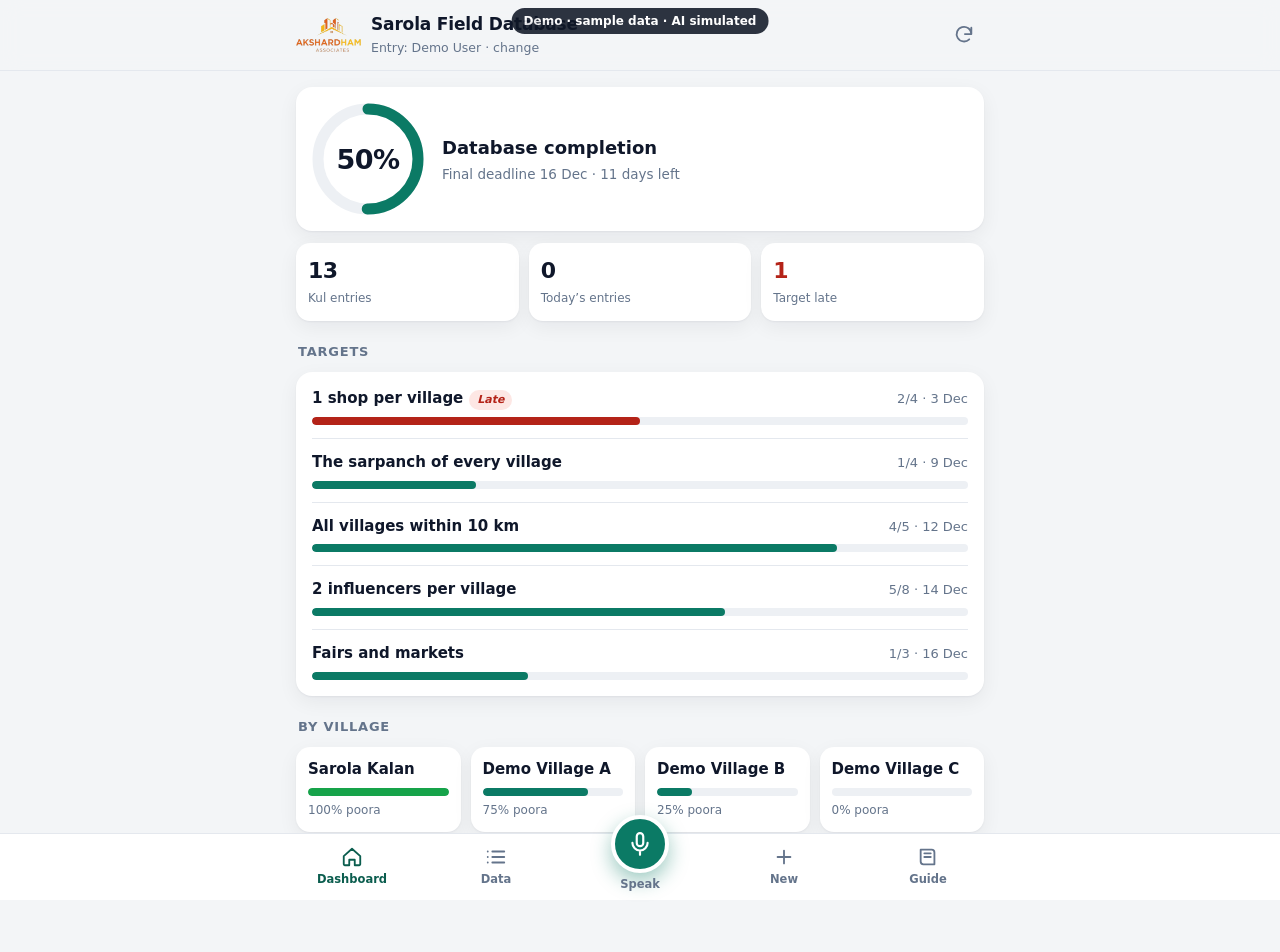
<file: sarola-demo/sarola-demo.html>
<!doctype html>
<html lang="hi">
<head>
<meta charset="utf-8">
<meta name="viewport" content="width=device-width,initial-scale=1,viewport-fit=cover">
<meta name="theme-color" content="#0B5D4E">
<title>Sarola Field Database Demo</title>
<link rel="icon" href="[data-uri]">
<style>
:root{--bg:#F3F5F7;--card:#fff;--ink:#0F172A;--mut:#64748B;--line:#E4E8EE;--pri:#0B7A65;--pri-d:#0B5D4E;--pri-l:#E3F3EE;--warn:#A15C07;--warn-l:#FDF1D3;--bad:#B42318;--bad-l:#FDE7E4;--sh:0 1px 2px rgba(15,23,42,.05),0 6px 20px rgba(15,23,42,.06);--r:16px}
*{box-sizing:border-box;-webkit-tap-highlight-color:transparent}
[hidden]{display:none!important}
html,body{margin:0;background:var(--bg);color:var(--ink);font:15px/1.45 system-ui,-apple-system,"Segoe UI",Roboto,"Noto Sans","Noto Sans Devanagari",sans-serif}
button,input,textarea{font:inherit;color:inherit}
button{cursor:pointer;border:0;background:none;padding:0}
svg{display:block;flex:none}
.wrap{max-width:720px;margin:0 auto}
.grow{flex:1;min-width:0}
/* login */
.login{min-height:100vh;display:flex;align-items:center;justify-content:center;padding:24px;background:linear-gradient(160deg,#0B5D4E,#0B7A65 55%,#12957B)}
.lcard{background:#fff;border-radius:22px;padding:28px 22px;width:100%;max-width:380px;box-shadow:0 20px 60px rgba(0,0,0,.25)}

.lcard h1{font-size:21px;margin:0 0 4px}.lcard p{margin:0 0 18px;color:var(--mut)}
/* top */
.top{position:sticky;top:0;z-index:5;background:rgba(243,245,247,.92);backdrop-filter:blur(10px);border-bottom:1px solid var(--line)}
.top .wrap{display:flex;align-items:center;gap:10px;padding:12px 16px}
.brand{font-weight:700;font-size:17px;letter-spacing:-.01em}.sub{color:var(--mut);font-size:12.5px}
.logo{height:34px;width:auto;display:block;flex:none}.lcard .logo{height:64px;margin-bottom:14px}
.sub.other{color:var(--warn);font-weight:650}.item small.by{display:flex;align-items:center;gap:4px;color:var(--pri-d)}
.icon-btn{width:40px;height:40px;border-radius:12px;display:flex;align-items:center;justify-content:center;color:var(--mut)}
.icon-btn:active{background:var(--line)}
main{padding:16px 16px 120px}
h2{font-size:13px;text-transform:uppercase;letter-spacing:.06em;color:var(--mut);margin:22px 2px 10px;font-weight:700}
.card{background:var(--card);border-radius:var(--r);box-shadow:var(--sh);padding:16px}
/* nav */
.nav{position:fixed;left:0;right:0;bottom:0;z-index:6;background:#fff;border-top:1px solid var(--line);padding-bottom:env(safe-area-inset-bottom)}
.nav .wrap{display:grid;grid-template-columns:repeat(5,1fr);align-items:end;height:66px}
.nb{height:66px;display:flex;flex-direction:column;align-items:center;justify-content:center;gap:3px;color:var(--mut);font-size:11.5px;font-weight:600}
.nb.on{color:var(--pri-d)}
.nb.big span.c{width:58px;height:58px;border-radius:50%;background:var(--pri);color:#fff;display:flex;align-items:center;justify-content:center;margin-top:-26px;box-shadow:0 8px 20px rgba(11,122,101,.4);border:4px solid #fff}
.nb.big.on span.c{background:var(--pri-d)}
/* buttons / inputs */
.btn{height:50px;padding:0 18px;border-radius:14px;font-weight:650;display:inline-flex;align-items:center;justify-content:center;gap:8px;background:#fff;border:1px solid var(--line)}
.btn.pri{background:var(--pri);color:#fff;border-color:var(--pri)}.btn.pri:active{background:var(--pri-d)}
.btn.ghost{background:transparent}.btn.danger{color:var(--bad)}.btn.sm{height:38px;padding:0 12px;border-radius:11px;font-size:13.5px}
.btn.block{width:100%}
input[type=text],input[type=tel],input[type=month],input[type=password],textarea{width:100%;min-height:50px;padding:12px 14px;border:1.5px solid var(--line);border-radius:13px;background:#fff;outline:none;font-size:16px}
textarea{resize:vertical;min-height:64px}
input:focus,textarea:focus{border-color:var(--pri);box-shadow:0 0 0 4px var(--pri-l)}
.f{margin-bottom:16px}.f label{display:flex;align-items:center;gap:8px;font-weight:600;font-size:13.5px;margin-bottom:7px}
.req{font-style:normal;font-weight:600;font-size:10.5px;color:var(--pri-d);background:var(--pri-l);padding:2px 7px;border-radius:99px}
.inp{position:relative}.inp input,.inp textarea{padding-right:50px}
.fmic{position:absolute;right:6px;top:6px;width:38px;height:38px;border-radius:11px;color:var(--mut);display:flex;align-items:center;justify-content:center}
.fmic.live{background:var(--bad);color:#fff;animation:pulse 1.2s infinite}
.chips{display:flex;flex-wrap:wrap;gap:8px}
.chip{min-height:40px;padding:8px 14px;border-radius:99px;border:1.5px solid var(--line);background:#fff;font-size:14px;font-weight:550;text-align:left}
.chip.on{background:var(--pri);border-color:var(--pri);color:#fff}
.combo{position:relative}
.pill{display:flex;align-items:center;gap:8px;min-height:50px;padding:8px 8px 8px 14px;border:1.5px solid var(--pri);background:var(--pri-l);border-radius:13px;font-weight:600}
.pill span{flex:1;min-width:0;overflow:hidden;text-overflow:ellipsis}
.pill button{width:32px;height:32px;border-radius:9px;display:flex;align-items:center;justify-content:center;color:var(--pri-d)}
.dd{position:absolute;left:0;right:0;top:54px;z-index:3;background:#fff;border:1px solid var(--line);border-radius:13px;box-shadow:var(--sh);overflow:hidden;max-height:260px;overflow-y:auto}
.opt{display:block;width:100%;text-align:left;padding:11px 14px;border-bottom:1px solid var(--line)}.opt:last-child{border:0}
.opt b{display:block;font-weight:600}.opt small{color:var(--mut)}.opt.neu b{color:var(--pri-d)}
/* dashboard */
.hero{display:flex;align-items:center;gap:18px}
.ring{position:relative;width:112px;height:112px;flex:none}
.ring b{position:absolute;inset:0;display:flex;align-items:center;justify-content:center;font-size:27px;font-weight:750;letter-spacing:-.02em}
.hero h3{margin:0 0 4px;font-size:18px}.hero p{margin:0;color:var(--mut);font-size:13.5px}
.stats{display:grid;grid-template-columns:repeat(3,1fr);gap:10px;margin-top:12px}
.stat{background:var(--card);border-radius:14px;box-shadow:var(--sh);padding:12px}.stat b{display:block;font-size:22px;letter-spacing:-.02em}.stat span{color:var(--mut);font-size:12px}
.stat.bad b{color:var(--bad)}
.line{display:block;width:100%;text-align:left;padding:13px 0;border-bottom:1px solid var(--line)}.line:last-child{border:0;padding-bottom:0}.line:first-child{padding-top:0}
.lrow{display:flex;justify-content:space-between;gap:10px;align-items:baseline;margin-bottom:7px}
.lrow b{font-weight:600}.lrow span{color:var(--mut);font-size:13px;white-space:nowrap}
.bar{height:8px;border-radius:99px;background:#EDF0F4;overflow:hidden}.bar i{display:block;height:100%;border-radius:99px;background:var(--pri)}
.bar.late i{background:var(--bad)}.bar.done i{background:#16A34A}
.tagc{display:inline-block;font-size:11px;font-weight:650;padding:2px 8px;border-radius:99px;background:#EDF0F4;color:var(--mut);margin-left:6px}
.tagc.late{background:var(--bad-l);color:var(--bad)}.tagc.done{background:#DCFCE7;color:#166534}
.vgrid{display:grid;grid-template-columns:repeat(auto-fill,minmax(150px,1fr));gap:10px}
.vg{background:var(--card);border-radius:14px;box-shadow:var(--sh);padding:12px;text-align:left}.vg b{display:block;margin-bottom:8px;overflow:hidden;text-overflow:ellipsis;white-space:nowrap}
.vg span{font-size:12px;color:var(--mut);display:block;margin-top:6px}
/* data */
.tabs{display:flex;gap:8px;overflow-x:auto;padding:2px 16px 12px;margin:0 -16px;scrollbar-width:none;position:relative;-webkit-mask-image:linear-gradient(90deg,#000 85%,transparent);mask-image:linear-gradient(90deg,#000 85%,transparent)}.tabs::-webkit-scrollbar{display:none}
.tab{flex:none;height:38px;padding:0 14px;border-radius:99px;background:#fff;border:1.5px solid var(--line);font-weight:600;font-size:13.5px;color:var(--mut)}
.tab.on{background:var(--ink);border-color:var(--ink);color:#fff}.tab em{font-style:normal;opacity:.6;margin-left:5px}
.search{position:relative;margin-bottom:12px}.search svg{position:absolute;left:14px;top:15px;color:var(--mut)}.search input{padding-left:44px}
.item{display:flex;align-items:center;gap:12px;width:100%;text-align:left;background:var(--card);border-radius:14px;box-shadow:var(--sh);padding:12px;margin-bottom:9px}
.av{width:42px;height:42px;border-radius:12px;display:flex;align-items:center;justify-content:center;font-weight:700;font-size:14px;flex:none}
.item b{display:block;font-weight:650;overflow:hidden;text-overflow:ellipsis;white-space:nowrap}.item small{color:var(--mut);display:block;overflow:hidden;text-overflow:ellipsis;white-space:nowrap}
.badge{font-size:11px;font-weight:650;padding:3px 8px;border-radius:99px;background:var(--warn-l);color:var(--warn);flex:none}
.empty{text-align:center;color:var(--mut);padding:36px 16px}
.empty b{display:block;color:var(--ink);font-size:16px;margin-bottom:4px}
/* voice */
.vhero{text-align:center;padding:26px 16px}
.bigmic{width:132px;height:132px;border-radius:50%;background:var(--pri);color:#fff;display:inline-flex;align-items:center;justify-content:center;box-shadow:0 14px 34px rgba(11,122,101,.38),0 0 0 12px var(--pri-l)}
.bigmic.rec{background:var(--bad);box-shadow:0 14px 34px rgba(180,35,24,.35),0 0 0 12px var(--bad-l);animation:pulse 1.4s infinite}
@keyframes pulse{50%{transform:scale(1.05)}}
@media (prefers-reduced-motion:reduce){.bigmic.rec,.fmic.live{animation:none}}
.vhero h3{font-size:19px;margin:22px 0 4px}.vhero p{color:var(--mut);margin:0}
.timer{font-size:34px;font-weight:750;letter-spacing:-.02em;font-variant-numeric:tabular-nums;margin-top:20px}
.tips{margin:0;padding-left:18px;color:var(--mut);font-size:13.5px}.tips li{margin-bottom:5px}
.or{display:grid;grid-template-columns:1fr 1fr;gap:10px;margin-top:14px}
.pcard{background:var(--card);border-radius:14px;box-shadow:var(--sh);padding:13px;margin-bottom:10px;display:flex;gap:11px;align-items:flex-start}
.pcard.off{opacity:.45}
.tick{width:28px;height:28px;border-radius:9px;border:2px solid var(--line);display:flex;align-items:center;justify-content:center;color:transparent;flex:none;margin-top:1px}
.tick.on{background:var(--pri);border-color:var(--pri);color:#fff}
.etag{font-size:11px;font-weight:700;text-transform:uppercase;letter-spacing:.05em}
.pcard b.t{display:block;font-size:15.5px;margin:1px 0 4px}
.kv{font-size:13.5px;color:#334155}.kv span{color:var(--mut)}
.ev{font-size:12.5px;color:var(--mut);border-left:3px solid var(--line);padding-left:9px;margin-top:8px;font-style:italic}
.flags{display:flex;flex-wrap:wrap;gap:6px;margin-top:8px}
.flag{font-size:11.5px;font-weight:600;padding:3px 9px;border-radius:99px;background:var(--warn-l);color:var(--warn)}.flag.bad{background:var(--bad-l);color:var(--bad)}.flag.ok{background:var(--pri-l);color:var(--pri-d)}
.flag button{text-decoration:underline;font-weight:650;margin-left:4px;color:inherit;font-size:inherit}
.stick{position:sticky;bottom:82px;display:flex;gap:10px;padding-top:10px;background:linear-gradient(transparent,var(--bg) 30%)}
details.box{background:var(--card);border-radius:14px;box-shadow:var(--sh);padding:12px 14px;margin-bottom:12px}details.box summary{font-weight:600;cursor:pointer}details.box p{margin:10px 0 0;color:#334155;white-space:pre-wrap}
.prog{height:10px;border-radius:99px;background:#EDF0F4;overflow:hidden;margin:18px auto 0;max-width:320px}.prog i{display:block;height:100%;background:var(--pri);border-radius:99px;transition:width .3s}
/* modal */
.modal{position:fixed;inset:0;z-index:20;background:rgba(15,23,42,.45);display:flex;align-items:flex-end;justify-content:center}
.panel{background:var(--bg);width:100%;max-width:720px;max-height:94vh;border-radius:22px 22px 0 0;display:flex;flex-direction:column;overflow:hidden}
@media(min-width:760px){.modal{align-items:center}.panel{border-radius:22px;max-height:88vh}}
.mhead{display:flex;align-items:center;gap:10px;padding:16px 12px 12px 18px;background:#fff;border-bottom:1px solid var(--line)}
.mtitle{font-weight:700;font-size:17px}.msub{color:var(--mut);font-size:12.5px}
.mbody{padding:16px 18px;overflow-y:auto;flex:1}
.mfoot{display:flex;gap:10px;padding:12px 18px calc(12px + env(safe-area-inset-bottom));background:#fff;border-top:1px solid var(--line)}
.guide{background:var(--pri-l);border-radius:13px;padding:11px 14px;margin-bottom:16px;font-size:13.5px}.guide summary{font-weight:650;color:var(--pri-d);cursor:pointer}.guide p{margin:8px 0 0}.guide b{color:var(--pri-d)}
.pick{display:grid;grid-template-columns:1fr 1fr;gap:10px}.pick .item{margin:0}
.askc{background:#fff;border-radius:20px;padding:22px;margin:auto 20px;max-width:380px;width:100%}.askc h3{margin:0 0 6px;font-size:17px}.askc p{margin:0 0 16px;color:var(--mut)}.askc .btn{width:100%;margin-top:8px}
#ask{align-items:center;z-index:30}
#busy{position:fixed;inset:0;z-index:40;background:rgba(255,255,255,.75);display:flex;flex-direction:column;gap:12px;align-items:center;justify-content:center;font-weight:600}
.spin{width:36px;height:36px;border-radius:50%;border:4px solid var(--pri-l);border-top-color:var(--pri);animation:sp .8s linear infinite}@keyframes sp{to{transform:rotate(360deg)}}
#toast{position:fixed;left:50%;bottom:96px;transform:translateX(-50%);z-index:50;background:var(--ink);color:#fff;padding:11px 18px;border-radius:13px;font-weight:550;max-width:88vw;text-align:center;box-shadow:var(--sh)}
#toast.bad{background:var(--bad)}
</style>
</head>
<body>

<div id="login" class="login" hidden>
  <div class="lcard">
    <img class="logo" src="[data-uri]" alt="Akshardham Associates" onerror="this.remove()">
    <h1>Sarola Field Database</h1>
    <p id="lmsg" style="color:var(--bad)"></p>
    <button class="btn pri block" data-act="reload">Retry</button>
  </div>
</div>

<div id="app" hidden>
  <header class="top"><div class="wrap">
    <img class="logo" src="[data-uri]" alt="Akshardham Associates" onerror="this.remove()">
    <div class="grow"><div class="brand">Sarola Field Database</div><button class="sub" id="who" data-act="who"></button></div>
    <button class="icon-btn" data-act="reload" aria-label="Refresh" id="bReload"></button>
  </div></header>
  <main class="wrap" id="view"></main>
  <nav class="nav"><div class="wrap" id="nav"></div></nav>
</div>

<div id="modal" class="modal" hidden></div>
<div id="ask" class="modal" hidden></div>
<div id="busy" hidden><div class="spin"></div><div id="busyT">Loading…</div></div>
<div id="toast" hidden></div>
<input type="file" id="afile" accept="audio/*,video/mp4,.m4a,.mp3,.wav,.ogg,.webm,.aac" hidden>

<script>
// DEMO MODE: the Apps Script backend is replaced by this in-browser mock. Sample data only;
// the AI steps (speech-to-text and extraction) are simulated, nothing leaves the browser.
(function(){
  const D = n => new Date(Date.now() + n*864e5).toISOString().slice(0,10);
  const NOW = () => new Date().toISOString().slice(0,19);
  const T = D(-1)+'T10:00:00';
  const schema = [
    { key:'Villages', label:'Villages', one:'Village', fields:[{k:'Name',l:'Village name',t:'text',req:1},{k:'Population',l:'Population',t:'text'},{k:'DistanceKm',l:'Distance (km)',t:'text',req:1},{k:'HaatDay',l:'Market day',t:'text'}]},
    { key:'People', label:'People', one:'Person', fields:[{k:'Name',l:'Name',t:'text',req:1},{k:'Mobile',l:'Mobile',t:'tel',req:1},{k:'VillageID',l:'Village',t:'ref',ref:'Villages',req:1},{k:'Roles',l:'Role',t:'multi',o:['Sarpanch','Teacher','Shopkeeper','Farmer','Agent']},{k:'Notes',l:'Notes',t:'text'}]},
    { key:'Shops', label:'Shops', one:'Shop', fields:[{k:'Name',l:'Name',t:'text',req:1},{k:'Type',l:'Type',t:'text'},{k:'VillageID',l:'Village',t:'ref',ref:'Villages',req:1},{k:'OwnerID',l:'Owner',t:'ref',ref:'People'}]},
    { key:'Events', label:'Fairs / Events', one:'Event', fields:[{k:'Name',l:'Name',t:'text',req:1},{k:'Type',l:'Type',t:'text'},{k:'VillageID',l:'Village',t:'ref',ref:'Villages',req:1},{k:'Day',l:'Day',t:'text'}]},
  ];
  const V = (ID,Name,Population,DistanceKm,HaatDay)=>({ID,Name,Population,DistanceKm,HaatDay,CreatedAt:T,CreatedBy:'Demo'});
  const P = (ID,Name,Mobile,VillageID,Roles)=>({ID,Name,Mobile,VillageID,Roles,CreatedAt:T,CreatedBy:'Demo'});
  const data = {
    Villages:[V('v1','Sarola Kalan','6200','0','Sunday'),V('v2','Demo Village A','2400','6','Wednesday'),V('v3','Demo Village B','3100','9','Friday'),V('v4','Demo Village C','1800','12','')],
    People:[P('p1','Ramesh Meena','9876500001','v1','Sarpanch'),P('p2','Sita Devi','9876500002','v2','Teacher'),P('p3','Mohan Lal','9876500003','v1','Shopkeeper'),P('p4','Gopal Singh','9876500004','v3','Farmer'),P('p5','Suresh Kumar','9876500005','v2','Agent'),P('p6','Kailash','','v4','Farmer')],
    Shops:[{ID:'s1',Name:'Mohan Grocery',Type:'Grocery',VillageID:'v1',OwnerID:'p3',CreatedAt:T,CreatedBy:'Demo'},{ID:'s2',Name:'Shiv Mobile',Type:'Mobile',VillageID:'v2',CreatedAt:T,CreatedBy:'Demo'}],
    Events:[{ID:'e1',Name:'Dussehra Fair',Type:'Fair',VillageID:'v1',Day:'Oct',CreatedAt:T,CreatedBy:'Demo'}],
  };
  const targets = [
    {Entity:'Villages',Label:'All villages within 10 km',Scope:'Total',Minimum:5,Deadline:D(8)},
    {Entity:'People',Label:'The sarpanch of every village',Scope:'PerVillage',Minimum:1,Field:'Roles',Value:'Sarpanch',Deadline:D(5)},
    {Entity:'People',Label:'2 influencers per village',Scope:'PerVillage',Minimum:2,Deadline:D(10)},
    {Entity:'Shops',Label:'1 shop per village',Scope:'PerVillage',Minimum:1,Deadline:D(-1)},
    {Entity:'Events',Label:'Fairs and markets',Scope:'Total',Minimum:3,Deadline:D(12)},
  ];
  const guide = [
    {Section:'People', KisseLena:'The sarpanch, teachers, shopkeepers and anyone people listen to', Script:'Introduce yourself, ask who in the village helps people decide, and note their number.', UpdatedAt:T, UpdatedBy:'Demo'},
  ];
  // The field team speaks Hindi; the sample note is Hindi (in Roman script) with its English meaning.
  const SAMPLE = 'Aaj Demo Village A gaye. Sarpanch Rameshwar Meena ji se mile, unka number 98765 00011. Unki Meena General Store naam ki kirana dukaan hai. Gaon mein har Budhvar haat lagta hai.\n\n(English: Visited Demo Village A today. Met the sarpanch, Rameshwar Meena, number 98765 00011. He owns a grocery shop called Meena General Store. The village has a market every Wednesday.)';
  window.DEMO_SAMPLE = SAMPLE;
  let n = 100; const nid = p => p + (++n);
  function extract(text){
    if (/Rameshwar/i.test(text)) return [
      {entity:'People', data:{Name:'Rameshwar Meena',Mobile:'9876500011',VillageID:'Demo Village A',Roles:'Sarpanch'}, evidence:'Met the sarpanch, Rameshwar Meena'},
      {entity:'Shops', data:{Name:'Meena General Store',Type:'Grocery',VillageID:'Demo Village A',OwnerID:'Rameshwar Meena'}, evidence:'a grocery shop called Meena General Store'},
      {entity:'Events', data:{Name:'Wednesday market',Type:'Market',VillageID:'Demo Village A',Day:'Wednesday'}, evidence:'a market every Wednesday'}];
    // Simple stand-in for the real AI step: picks a name and a 10-digit number.
    const mob = (text.replace(/\s+/g,'').match(/[6-9]\d{9}/) || [''])[0];
    const nm = (text.match(/([A-Z][a-z]+(?:\s[A-Z][a-z]+)?)\s+(?:ji|Ji)\b/) || text.match(/\b([A-Z][a-z]+\s[A-Z][a-z]+)\b/) || ['', ''])[1];
    return nm ? [{entity:'People', data:{Name:nm, Mobile:mob, Notes:text.slice(0,120)}, flag:'Demo: AI simulated', evidence:''}] : [];
  }
  function saveBatch(items, user){
    const idOf = {};
    items.forEach(it => { it._id = (it.data && it.data.ID) || nid(it.entity[0].toLowerCase()); if (it.tmp) idOf['tmp:' + it.tmp] = it._id; });
    items.forEach(it => {
      const rows = data[it.entity] = data[it.entity] || [], d = Object.assign({}, it.data, { ID: it._id });
      Object.keys(d).forEach(k => { if (typeof d[k] === 'string' && idOf[d[k]]) d[k] = idOf[d[k]]; });
      const i = rows.findIndex(r => r.ID === d.ID);
      if (i >= 0) rows[i] = Object.assign(rows[i], d, { UpdatedBy: user, UpdatedAt: NOW() });
      else rows.push(Object.assign(d, { CreatedBy: user, CreatedAt: NOW() }));
    });
    return data;
  }
  const realFetch = window.fetch.bind(window);
  window.fetch = (url, opt) => {
    if (!/^https:\/\/demo\.invalid/.test(String(url))) return realFetch(url, opt);
    const b = JSON.parse((opt && opt.body) || '{}'); let out;
    if (b.action === 'init') out = { schema, data, targets, ai:{ stt:true, llm:true }, guide };
    else if (b.action === 'saveBatch') out = saveBatch(b.items || [], b.user);
    else if (b.action === 'remove') { data[b.entity] = (data[b.entity] || []).filter(r => r.ID !== b.id); out = data; }
    else if (b.action === 'saveGuide') { const g = guide.find(x => x.Section === b.section); const v = { Section:b.section, KisseLena:b.KisseLena, Script:b.Script, UpdatedAt:NOW(), UpdatedBy:b.user }; g ? Object.assign(g, v) : guide.push(v); out = guide; }
    else if (b.action === 'transcribe') out = { text: b.index === 0 ? SAMPLE : '' };
    else if (b.action === 'extract') out = { items: extract(b.transcript || '') };
    else return Promise.resolve(new Response(JSON.stringify({ ok:false, error:'Demo: unknown action' })));
    const wait = b.action === 'extract' || b.action === 'transcribe' ? 900 : 250;
    return new Promise(r => setTimeout(() => r(new Response(JSON.stringify({ ok:true, data: out }))), wait));
  };
})();

</script>
<script>
/* ====== YAHAN APNA APPS SCRIPT WEB APP URL PASTE KAREIN ====== */
const API_URL = 'https://demo.invalid/exec';
const USERS = ['Demo User', 'Amit', 'Neha'];   // jo log entry karenge; naam yahan jod/hata sakte ho
const DEFAULT_USER = 'Demo User';
const VER = '6 Oct · v8';   // Guide tab ke neeche dikhta hai: naya index.html phone tak pahuncha ya nahi                           // app khulte hi yahi naam, koi sawaal nahi
/* ============================================================== */

const $ = (s, r = document) => r.querySelector(s), $$ = (s, r = document) => [...r.querySelectorAll(s)];
const esc = s => String(s == null ? '' : s).replace(/[&<>"']/g, c => ({ '&': '&amp;', '<': '&lt;', '>': '&gt;', '"': '&quot;', "'": '&#39;' }[c]));
const store = { get(k) { try { return localStorage.getItem(k) } catch (e) { return null } }, set(k, v) { try { localStorage.setItem(k, v) } catch (e) { } }, del(k) { try { localStorage.removeItem(k) } catch (e) { } } };
const IC = {
  home: '<path d="M3 11l9-8 9 8v9a1 1 0 0 1-1 1h-5v-6H9v6H4a1 1 0 0 1-1-1z"/>',
  list: '<path d="M8 6h13M8 12h13M8 18h13M3 6h.01M3 12h.01M3 18h.01"/>',
  mic: '<rect x="9" y="2" width="6" height="12" rx="3"/><path d="M5 11a7 7 0 0 0 14 0M12 18v4"/>',
  plus: '<path d="M12 5v14M5 12h14"/>', x: '<path d="M6 6l12 12M18 6L6 18"/>',
  book: '<path d="M4 4h12a3 3 0 0 1 3 3v13H7a3 3 0 0 1-3-3zM8 8h7M8 12h7"/>',
  search: '<circle cx="11" cy="11" r="7"/><path d="M21 21l-4.3-4.3"/>',
  upload: '<path d="M12 16V4M7 9l5-5 5 5M4 20h16"/>', refresh: '<path d="M20 11a8 8 0 1 0-2.3 5.7M20 4v7h-7"/>',
  check: '<path d="M5 12l5 5 9-10"/>', stop: '<rect x="6" y="6" width="12" height="12" rx="2"/>',
  trash: '<path d="M4 7h16M9 7V4h6v3M6 7l1 13h10l1-13"/>', edit: '<path d="M4 20h4L19 9l-4-4L4 16z"/>',
  out: '<path d="M15 4h4a1 1 0 0 1 1 1v14a1 1 0 0 1-1 1h-4M10 16l4-4-4-4M14 12H3"/>', text: '<path d="M4 6h16M4 12h16M4 18h10"/>'
};
const ic = (n, s = 22) => `<svg width="${s}" height="${s}" viewBox="0 0 24 24" fill="none" stroke="currentColor" stroke-width="2" stroke-linecap="round" stroke-linejoin="round">${IC[n]}</svg>`;
const HUES = [162, 220, 28, 280, 200, 340, 45, 255, 12, 185];
const SR = window.SpeechRecognition || window.webkitSpeechRecognition;

const QU = new URLSearchParams(location.search).get('u'), QM = QU && USERS.find(x => x.toLowerCase() === QU.toLowerCase());
if (QM) store.set('sfd_home', QM);   // apna link (...index.html?u=Amit) is phone ka naam hamesha ke liye set karta hai
const HOME = QM || store.get('sfd_home') || DEFAULT_USER;
let S = null, AUTH = { user: HOME };   // "change" se badla naam sirf app band hone tak; agli baar phir HOME
let TAB = 'dash', CUR = 'People', Q = '', FORM = null, TMPN = 0, REC = null, fRec = null;
let PV = { state: 'idle', items: [], transcript: '', msg: '', pct: 0 };

/* ---------------- API ---------------- */
async function api(action, body) {
  let res;
  try {
    res = await fetch(API_URL, { method: 'POST', headers: { 'Content-Type': 'text/plain;charset=utf-8' }, body: JSON.stringify(Object.assign({ action, user: AUTH.user }, body || {})) });
  } catch (e) { throw new Error('Could not reach the server. Check your connection') }
  let j;
  try { j = JSON.parse(await res.text()) } catch (e) { throw new Error('The backend URL or deployment is wrong: use the /exec URL with access set to Anyone') }
  if (!j.ok) throw new Error(j.error || 'Something went wrong');
  if (S && (action === 'saveBatch' || action === 'remove')) { S.data = j.data; store.set('sfd_cache', JSON.stringify(S)) }
  return j.data;
}
function busy(t) { $('#busyT').textContent = t || 'Loading…'; $('#busy').hidden = false }
function idle() { $('#busy').hidden = true }
let tT; function toast(m, bad) { const t = $('#toast'); t.textContent = m; t.className = bad ? 'bad' : ''; t.hidden = false; clearTimeout(tT); tT = setTimeout(() => t.hidden = true, bad ? 5000 : 2600) }
function ask(title, text, btns) {
  return new Promise(res => {
    const a = $('#ask');
    a.innerHTML = `<div class="askc"><h3>${esc(title)}</h3><p>${esc(text)}</p>${btns.map((b, i) => `<button class="btn ${i == 0 ? 'pri' : ''}" data-i="${i}">${esc(b)}</button>`).join('')}<button class="btn ghost" data-i="-1">Cancel</button></div>`;
    a.hidden = false;
    a.onclick = e => { const b = e.target.closest('[data-i]'); if (!b) return; a.hidden = true; res(+b.dataset.i < 0 ? null : +b.dataset.i) };
  });
}

/* ---------------- helpers ---------------- */
const ent = k => S.schema.find(e => e.key === k);
const rows = k => S.data[k] || [];
const byId = (k, id) => rows(k).find(r => r.ID === id);
const hue = k => HUES[S.schema.findIndex(e => e.key === k) % HUES.length];
const mobileOk = v => /^[6-9]\d{9}$/.test(v || '');
const today = () => new Date().toLocaleDateString('en-CA', { timeZone: 'Asia/Kolkata' });
const dShort = d => { const m = /^(\d{4})-(\d{2})-(\d{2})/.exec(d || ''); return m ? (+m[3]) + ' ' + ['Jan', 'Feb', 'Mar', 'Apr', 'May', 'Jun', 'Jul', 'Aug', 'Sep', 'Oct', 'Nov', 'Dec'][+m[2] - 1] : '' };
const norm = s => String(s || '').toLowerCase().replace(/[^a-z0-9ऀ-ॿ]/g, '');
const fold = s => norm(s).replace(/aa/g, 'a').replace(/ee|iy|y/g, 'i').replace(/oo|ou/g, 'u').replace(/w/g, 'v').replace(/(.)\1+/g, '$1');
function lev(a, b) { const d = Array.from({ length: a.length + 1 }, (_, i) => [i]); for (let j = 1; j <= b.length; j++) d[0][j] = j; for (let i = 1; i <= a.length; i++) for (let j = 1; j <= b.length; j++) d[i][j] = Math.min(d[i - 1][j] + 1, d[i][j - 1] + 1, d[i - 1][j - 1] + (a[i - 1] === b[j - 1] ? 0 : 1)); return d[a.length][b.length] }
function findByName(list, name, fuzzy, vid) {
  const k = fold(name); if (!k) return null;
  let c = list.filter(r => fold(r.Name) === k);
  if (!c.length && fuzzy && k.length >= 5) c = list.filter(r => { const f = fold(r.Name); return Math.abs(f.length - k.length) <= 1 && lev(f, k) <= 1 });
  return (vid && c.find(r => r.VillageID === vid)) || c[0] || null;
}
function refLabel(ref, v) {
  if (!v) return '';
  if (v.startsWith('new:')) return v.slice(4) + ' (new)';
  if (v.startsWith('tmp:')) { const it = PV.items.find(x => x.entity === ref && 'tmp:' + x.tmp === v); if (!it) return ''; const ex = it.existingId && byId(ref, it.existingId); return ex ? titleOf(ref, ex) : titleOf(ref, it.data) + ' (new)' }
  const r = byId(ref, v); return r ? titleOf(ref, r) : v;
}
function titleOf(k, r) {
  if (k === 'Connections') return (refLabel('People', r.PersonA) || '?') + ' ↔ ' + (refLabel('People', r.PersonB) || '?');
  if (k === 'Options') return [r.Type, r.Location].filter(Boolean).join(' · ') || 'Option';
  return r.Name || '(no name)';
}
function subOf(k, r) {
  const v = r.VillageID ? refLabel('Villages', r.VillageID) : '';
  const m = {
    Villages: [r.Population && 'Aabadi ' + r.Population, r.DistanceKm && r.DistanceKm + ' km', r.HaatDay && 'Haat: ' + r.HaatDay],
    People: [r.Roles, v, r.Mobile], Shops: [r.Type, v, r.OwnerID && refLabel('People', r.OwnerID)], Connections: [r.Type, r.Notes],
    RealEstate: [r.Kind, v, r.Month], Events: [r.Type, v, r.Day], Organisations: [r.Type, v], Politics: [r.Party, r.Level, v],
    Vendors: [r.Category, v, r.Mobile], Options: [v, r.Rent && 'Kiraya ' + r.Rent]
  };
  return (m[k] || []).filter(Boolean).join(' · ');
}
const missing = (e, r) => e.fields.filter(f => f.req && (!r[f.k] || (f.t === 'tel' && !mobileOk(r[f.k]))));
const by = r => { const c = r.CreatedBy || r.UpdatedBy || ''; return r.UpdatedBy && r.UpdatedBy !== c ? c + ' · updated: ' + r.UpdatedBy : c };   // kisne entry ki
const initials = s => String(s || '?').split(/\s+/).slice(0, 2).map(w => w[0] || '').join('').toUpperCase() || '?';

/* ---------------- completion % ---------------- */
function calc() {
  const V = rows('Villages'), td = today();
  const match = (r, t) => { if (!t.Field) return true; const v = r[t.Field] || ''; return t.Value === '*' ? !!v : v.split(', ').includes(t.Value) };
  const lines = S.targets.filter(t => ent(t.Entity)).map(t => {
    const e = ent(t.Entity), min = +t.Minimum || 1;
    const ok = rows(t.Entity).filter(r => !missing(e, r).length && match(r, t));
    let have, need;
    if (t.Scope === 'PerVillage') { need = min * V.length; have = 0; V.forEach(v => have += Math.min(min, ok.filter(r => r.VillageID === v.ID).length)) }
    else { need = min; have = Math.min(min, ok.length) }
    const pct = need ? have / need : 0;
    return Object.assign({}, t, { have, need, pct, late: !!t.Deadline && t.Deadline < td && pct < 1 });
  });
  const per = lines.filter(l => l.Scope === 'PerVillage');
  const vill = V.map(v => {
    let h = 0, n = 0;
    per.forEach(t => { const e = ent(t.Entity), min = +t.Minimum || 1; n += min; h += Math.min(min, rows(t.Entity).filter(r => r.VillageID === v.ID && !missing(e, r).length && match(r, t)).length) });
    return { v, pct: n ? h / n : 0 };
  });
  return { lines, vill, overall: lines.length ? lines.reduce((a, l) => a + l.pct, 0) / lines.length : 0 };
}

/* ---------------- render ---------------- */
function render() {
  $('#nav').innerHTML = [['dash', 'home', 'Dashboard'], ['data', 'list', 'Data'], ['voice', 'mic', 'Speak'], ['add', 'plus', 'New'], ['guide', 'book', 'Guide']]
    .map(([k, i, l]) => k === 'voice' ? `<button class="nb big ${TAB == k ? 'on' : ''}" data-tab="${k}"><span class="c">${ic(i, 26)}</span>${l}</button>` : `<button class="nb ${TAB == k ? 'on' : ''}" data-tab="${k}">${ic(i)}${l}</button>`).join('');
  $('#who').textContent = 'Entry: ' + AUTH.user + ' · change'; $('#who').classList.toggle('other', AUTH.user !== HOME);
  $('#view').innerHTML = ({ dash: vDash, data: vData, voice: vVoice, guide: vGuide })[TAB]();
  if (TAB === 'data') { renderList(); const t = $('.tab.on'); if (t) t.parentNode.scrollLeft = t.offsetLeft - (t.parentNode.clientWidth - t.offsetWidth) / 2 }
}

function vDash() {
  const c = calc(), p = Math.round(c.overall * 100), C = 2 * Math.PI * 50;
  const total = S.schema.reduce((a, e) => a + rows(e.key).length, 0);
  const td = today(), aaj = S.schema.reduce((a, e) => a + rows(e.key).filter(r => (r.CreatedAt || '').startsWith(td)).length, 0);
  const late = c.lines.filter(l => l.late).length;
  const last = c.lines.map(l => l.Deadline).filter(Boolean).sort().pop();
  const left = last ? Math.ceil((new Date(last) - new Date(td)) / 864e5) : null;
  const sorted = c.lines.slice().sort((a, b) => (b.late - a.late) || ((a.pct >= 1) - (b.pct >= 1)) || String(a.Deadline).localeCompare(String(b.Deadline)));
  return `
  <div class="card hero">
    <div class="ring"><svg width="112" height="112" viewBox="0 0 112 112"><circle cx="56" cy="56" r="50" fill="none" stroke="#EDF0F4" stroke-width="11"/><circle cx="56" cy="56" r="50" fill="none" stroke="var(--pri)" stroke-width="11" stroke-linecap="round" stroke-dasharray="${C}" stroke-dashoffset="${C * (1 - c.overall)}" transform="rotate(-90 56 56)"/></svg><b>${p}%</b></div>
    <div class="grow"><h3>Database completion</h3><p>${left == null ? '' : left >= 0 ? `Final deadline ${dShort(last)} · ${left} days left` : `Final deadline ${dShort(last)} has passed`}</p></div>
  </div>
  <div class="stats">
    <div class="stat"><b>${total}</b><span>Kul entries</span></div>
    <div class="stat"><b>${aaj}</b><span>Today’s entries</span></div>
    <div class="stat ${late ? 'bad' : ''}"><b>${late}</b><span>Target late</span></div>
  </div>
  <h2>Targets</h2>
  <div class="card">${sorted.map(l => `<button class="line" data-go="${l.Entity}">
    <div class="lrow"><b>${esc(l.Label)}${l.pct >= 1 ? '<i class="tagc done">Poora</i>' : l.late ? '<i class="tagc late">Late</i>' : ''}</b><span>${l.have}/${l.need}${l.Deadline ? ' · ' + dShort(l.Deadline) : ''}</span></div>
    <div class="bar ${l.pct >= 1 ? 'done' : l.late ? 'late' : ''}"><i style="width:${Math.round(l.pct * 100)}%"></i></div></button>`).join('') || '<div class="empty">The Targets tab is empty</div>'}</div>
  <h2>By village</h2>
  ${c.vill.length ? `<div class="vgrid">${c.vill.map(x => `<button class="vg" data-edit="Villages|${x.v.ID}"><b>${esc(x.v.Name)}</b><div class="bar ${x.pct >= 1 ? 'done' : ''}"><i style="width:${Math.round(x.pct * 100)}%"></i></div><span>${Math.round(x.pct * 100)}% poora</span></button>`).join('')}</div>`
      : `<div class="card empty"><b>No villages yet</b>Start by listing the villages nearby.<br><br><button class="btn pri" data-new="Villages">${ic('plus', 18)} Add village</button></div>`}`;
}

function vData() {
  return `<div class="tabs">${S.schema.map(e => `<button class="tab ${CUR == e.key ? 'on' : ''}" data-cur="${e.key}">${esc(e.label)}<em>${rows(e.key).length}</em></button>`).join('')}</div>
  <div class="search">${ic('search', 20)}<input type="text" id="q" placeholder="Search by name, village or mobile" value="${esc(Q)}"></div>
  <div id="list"></div>
  <div class="stick"><button class="btn pri grow" data-new="${CUR}">${ic('plus', 18)} New ${esc(ent(CUR).one)}</button></div>`;
}
function renderList() {
  const e = ent(CUR), nq = norm(Q), h = hue(CUR);
  const list = rows(CUR).filter(r => !nq || norm(titleOf(CUR, r) + subOf(CUR, r) + (r.Notes || '')).includes(nq)).reverse();
  $('#list').innerHTML = list.map(r => `<button class="item" data-edit="${CUR}|${r.ID}">
    <span class="av" style="background:hsl(${h} 60% 93%);color:hsl(${h} 55% 28%)">${esc(initials(titleOf(CUR, r)))}</span>
    <span class="grow"><b>${esc(titleOf(CUR, r))}</b><small>${esc(subOf(CUR, r)) || '&nbsp;'}</small>${by(r) ? `<small class="by">${ic('edit', 12)} ${esc(by(r))}</small>` : ''}</span>
    ${missing(e, r).length ? '<span class="badge">Adhoora</span>' : ''}</button>`).join('')
    || `<div class="empty"><b>${Q ? 'Nothing found' : 'No entries yet'}</b>${Q ? 'Try another name.' : 'Add one with the button below, or tap the mic in the middle and speak.'}</div>`;
}

function vGuide() {
  return `<h2 style="margin-top:4px">Who to ask and what to say</h2>` + S.schema.map(e => {
    const g = S.guide.find(x => x.Section === e.key) || {};
    return `<details class="box" ${e.key === 'People' ? 'open' : ''}><summary>${esc(e.label)}</summary>
      <p><b>Who to ask:</b> ${esc(g.KisseLena) || 'Not filled yet'}</p><p><b>Script:</b> ${esc(g.Script) || 'Not filled yet'}</p>
      <p style="display:flex;align-items:center;gap:10px"><button class="btn" data-gedit="${e.key}">${ic('edit', 18)} Edit</button><span class="sub">${g.UpdatedBy ? 'Last edit: ' + esc(g.UpdatedBy) + ' · ' + esc(dShort(g.UpdatedAt)) : ''}</span></p></details>`;
  }).join('') + `<p class="sub" style="padding:4px 2px">Edits also update the "Guide" tab in the Sheet.<br>App version: ${VER}</p>`;
}
function openGuide(key) {
  const e = ent(key), g = S.guide.find(x => x.Section === key) || {};
  FORM = { guide: key };
  $('#modal').innerHTML = `<div class="panel">
    <div class="mhead"><div class="grow"><div class="mtitle">Guide: ${esc(e.label)}</div><div class="msub">Who to ask and what to say</div></div><button class="icon-btn" data-act="close" aria-label="Close">${ic('x')}</button></div>
    <div class="mbody"><div class="f"><label>Who to ask</label><div class="inp"><textarea id="gK" rows="4">${esc(g.KisseLena)}</textarea></div></div>
      <div class="f"><label>Script (what to say or ask)</label><div class="inp"><textarea id="gS" rows="8">${esc(g.Script)}</textarea></div></div></div>
    <div class="mfoot"><button class="btn pri grow" data-act="gsave">Save</button></div></div>`;
  $('#modal').hidden = false; FORM.snap = snap();
}
async function saveGuide() {
  try {
    busy('Saving…');
    S.guide = await api('saveGuide', { section: FORM.guide, KisseLena: $('#gK').value, Script: $('#gS').value });
    store.set('sfd_cache', JSON.stringify(S)); closeForm(); render(); toast('Guide saved');
  } catch (err) { toast(err.message, 1) } finally { idle() }
}

/* ---------------- form ---------------- */
function fieldHTML(f, v) {
  const lab = `<label>${esc(f.l)}${f.req ? '<i class="req">zaroori</i>' : ''}</label>`;
  if (f.t === 'select' || f.t === 'yn' || f.t === 'multi') {
    const on = String(v).split(', ').filter(Boolean), opts = f.o || ['Yes', 'No'];
    return `<div class="f">${lab}<div class="chips" data-k="${f.k}" ${f.t === 'multi' ? 'data-multi="1"' : ''}>${opts.map(o => `<button type="button" class="chip${on.includes(o) ? ' on' : ''}" data-v="${esc(o)}">${esc(o)}</button>`).join('')}</div></div>`;
  }
  if (f.t === 'ref') return `<div class="f">${lab}<div class="combo" data-k="${f.k}" data-ref="${f.ref}" data-val="${esc(v)}">${comboInner(f.ref, v)}</div></div>`;
  const mic = SR && f.t !== 'month' ? `<button type="button" class="fmic" data-mic="${f.k}" aria-label="Fill by voice">${ic('mic', 19)}</button>` : '';
  if (f.t === 'textarea') return `<div class="f">${lab}<div class="inp"><textarea data-k="${f.k}" rows="2">${esc(v)}</textarea>${mic}</div></div>`;
  const num = f.t === 'number' || f.t === 'tel';
  return `<div class="f">${lab}<div class="inp"><input data-k="${f.k}" type="${f.t === 'month' ? 'month' : f.t === 'tel' ? 'tel' : 'text'}" ${num ? 'inputmode="numeric"' : ''} ${f.t === 'tel' ? 'maxlength="10"' : ''} value="${esc(v)}" autocomplete="off">${mic}</div></div>`;
}
function comboInner(ref, v) {
  return v ? `<div class="pill"><span>${esc(refLabel(ref, v) || v)}</span><button type="button" data-cclear="1" aria-label="Hatayein">${ic('x', 16)}</button></div>`
    : `<input type="text" class="cinp" placeholder="Type or pick a name" autocomplete="off"><div class="dd" hidden></div>`;
}
function comboOpts(combo, q) {
  const ref = combo.dataset.ref, nq = norm(q);
  let list = rows(ref).map(r => ({ id: r.ID, label: titleOf(ref, r), sub: subOf(ref, r) }));
  if (FORM.mode === 'pv') PV.items.filter(x => x.entity === ref && x !== FORM.item).forEach(x => list.push({ id: 'tmp:' + x.tmp, label: titleOf(ref, x.data) + ' (new)', sub: '' }));
  if (FORM.row && FORM.row.ID && FORM.e.key === ref) list = list.filter(o => o.id !== FORM.row.ID);
  const out = list.filter(o => !nq || norm(o.label).includes(nq)).slice(0, 8);
  if (q.trim() && !list.some(o => norm(o.label) === nq)) out.push({ id: 'new:' + q.trim(), label: '+ Add "' + q.trim() + '"', sub: '', neu: 1 });
  return out;
}
function comboShow(combo) {
  const inp = $('.cinp', combo), dd = $('.dd', combo); if (!inp) return;
  const o = comboOpts(combo, inp.value);
  dd.innerHTML = o.map(x => `<button type="button" class="opt ${x.neu ? 'neu' : ''}" data-id="${esc(x.id)}"><b>${esc(x.label)}</b>${x.sub ? `<small>${esc(x.sub)}</small>` : ''}</button>`).join('');
  dd.hidden = !o.length;
}
function comboSet(combo, v) { combo.dataset.val = v; combo.innerHTML = comboInner(combo.dataset.ref, v) }

function openForm(key, row, opt) {
  opt = opt || {};
  const e = ent(key), d = row || opt.defaults || {};
  FORM = { e, row: row || null, mode: opt.mode || 'db', item: opt.item || null };
  const g = S.guide.find(x => x.Section === key);
  $('#modal').innerHTML = `<div class="panel">
    <div class="mhead"><div class="grow"><div class="mtitle">${row ? esc(titleOf(key, d)) : 'New ' + esc(e.one)}</div><div class="msub">${esc(e.label)}${row && row.ID ? ' · ' + esc(row.ID) + (by(row) ? ' · by ' + esc(by(row)) : '') : ''}</div></div><button class="icon-btn" data-act="close" aria-label="Close">${ic('x')}</button></div>
    <div class="mbody">
      ${g && (g.KisseLena || g.Script) ? `<details class="guide"><summary>Who to ask and what to say</summary>${g.KisseLena ? `<p><b>Who:</b> ${esc(g.KisseLena)}</p>` : ''}${g.Script ? `<p><b>Script:</b> ${esc(g.Script)}</p>` : ''}</details>` : ''}
      ${e.fields.map(f => fieldHTML(f, d[f.k] || '')).join('')}
    </div>
    <div class="mfoot">${row && row.ID && FORM.mode === 'db' ? `<button class="btn ghost danger" data-act="del" aria-label="Delete">${ic('trash', 20)}</button>` : ''}<button class="btn pri grow" data-act="save">${FORM.mode === 'pv' ? 'Done' : 'Save'}</button></div></div>`;
  $('#modal').hidden = false; FORM.snap = snap();
}
const snap = () => $$('#modal input, #modal textarea, #modal .chip.on, #modal .combo').map(x => x.matches('.chip') ? x.dataset.v : x.matches('.combo') ? x.dataset.val : x.value).join('|');
function closeForm() { if (fRec) fRec.stop(); $('#modal').hidden = true; $('#modal').innerHTML = ''; FORM = null }

function collect() {
  const e = FORM.e, M = $('#modal'), d = {}, extras = [];
  e.fields.forEach(f => {
    const w = $(`[data-k="${f.k}"]`, M);
    if (f.t === 'ref') {
      let v = w.dataset.val || '';
      const inp = $('.cinp', w);
      if (!v && inp && inp.value.trim()) { const ex = comboOpts(w, inp.value).find(o => !o.neu && norm(o.label) === norm(inp.value)); v = ex ? ex.id : 'new:' + inp.value.trim() }
      if (v.startsWith('new:')) { const tmp = 'n' + (++TMPN); extras.push({ entity: f.ref, tmp, data: { Name: v.slice(4) } }); v = 'tmp:' + tmp }
      d[f.k] = v;
    } else if (f.t === 'select' || f.t === 'yn' || f.t === 'multi') d[f.k] = $$('.chip.on', w).map(b => b.dataset.v).join(', ');
    else d[f.k] = w.value.trim();
  });
  extras.forEach(x => { if (x.entity !== 'Villages' && d.VillageID && ent(x.entity).fields.some(f => f.k === 'VillageID')) x.data.VillageID = d.VillageID });
  return { d, extras };
}
function findDup(key, d, selfId) {
  if (key === 'People') return rows(key).find(r => r.ID !== selfId && ((mobileOk(d.Mobile) && r.Mobile === d.Mobile) || (d.Name && fold(r.Name) === fold(d.Name) && d.VillageID && r.VillageID === d.VillageID)));
  if (key === 'Villages') return d.Name && rows(key).find(r => r.ID !== selfId && fold(r.Name) === fold(d.Name));
  if (key === 'Shops') return d.Name && rows(key).find(r => r.ID !== selfId && fold(r.Name) === fold(d.Name) && r.VillageID === d.VillageID);
  return null;
}
function mergeOnto(e, d, ex) { const o = { ID: ex.ID }; e.fields.forEach(f => { if (!d[f.k]) return; o[f.k] = f.t === 'multi' ? [...new Set((ex[f.k] || '').split(', ').concat(d[f.k].split(', ')).filter(Boolean))].join(', ') : d[f.k] }); return o }

async function saveForm() {
  const e = FORM.e; let { d, extras } = collect();
  if (!Object.values(d).some(Boolean)) return toast('Fill at least one field', 1);
  if (FORM.mode === 'pv') {
    const it = FORM.item; it.data = {}; Object.keys(d).forEach(k => { if (d[k]) it.data[k] = d[k] });
    extras.forEach(x => PV.items.push({ entity: x.entity, tmp: x.tmp, existingId: '', data: x.data, evidence: '', flag: '', include: true, auto: true }));
    closeForm(); return render();
  }
  if (FORM.row) d.ID = FORM.row.ID;
  else { const dup = findDup(e.key, d); if (dup) { const ch = await ask('This already exists', `"${titleOf(e.key, dup)}" is already in the database.`, ['Update existing', 'Create new']); if (ch === null) return; if (ch === 0) d = mergeOnto(e, d, dup) } }
  try { busy('Saving…'); S.data = await api('saveBatch', { items: extras.concat([{ entity: e.key, data: d }]) }); closeForm(); render(); toast('Saved') }
  catch (err) { toast(err.message, 1) } finally { idle() }
}
async function delForm() {
  const ch = await ask('Delete?', `"${titleOf(FORM.e.key, FORM.row)}" will be removed permanently.`, ['Yes, delete']); if (ch !== 0) return;
  try { busy('Deleting…'); S.data = await api('remove', { entity: FORM.e.key, id: FORM.row.ID }); closeForm(); render(); toast('Deleted') }
  catch (err) { toast(err.message, 1) } finally { idle() }
}
function pickEntity() {
  FORM = null;
  $('#modal').innerHTML = `<div class="panel"><div class="mhead"><div class="grow"><div class="mtitle">What do you want to add?</div><div class="msub">Fill in by typing</div></div><button class="icon-btn" data-act="close" aria-label="Close">${ic('x')}</button></div>
    <div class="mbody"><div class="pick">${S.schema.map(e => { const h = hue(e.key); return `<button class="item" data-new="${e.key}"><span class="av" style="background:hsl(${h} 60% 93%);color:hsl(${h} 55% 28%)">${ic('plus', 20)}</span><span class="grow"><b>${esc(e.label)}</b><small>${rows(e.key).length} entries</small></span></button>` }).join('')}</div></div></div>`;
  $('#modal').hidden = false;
}
function fieldMic(btn) {
  if (fRec) { fRec.stop(); return }
  const el = $(`[data-k="${btn.dataset.mic}"]`, $('#modal')), num = el.inputMode === 'numeric';
  fRec = new SR(); fRec.lang = el.tagName === 'TEXTAREA' ? 'hi-IN' : 'en-IN'; fRec.interimResults = false;
  btn.classList.add('live');
  fRec.onresult = ev => { let t = ev.results[0][0].transcript.trim(); if (num) el.value = t.replace(/\D/g, ''); else el.value = (el.value ? el.value + ' ' : '') + t };
  fRec.onend = fRec.onerror = () => { btn.classList.remove('live'); fRec = null };
  fRec.start();
}

/* ---------------- voice ---------------- */
function vVoice() {
  if (PV.state === 'rec') return `<div class="card vhero"><button class="bigmic rec" data-act="recstop" aria-label="Stop">${ic('stop', 46)}</button><div class="timer" id="rtime">0:00</div><p>Recording. Tap the button when you finish.</p><br><button class="btn ghost" data-act="reccancel">Discard</button></div>`;
  if (PV.state === 'proc') return `<div class="card vhero"><div class="spin" style="margin:10px auto"></div><h3 id="pmsg">${esc(PV.msg)}</h3><p>Please keep this screen open.</p><div class="prog"><i id="pbar" style="width:${PV.pct}%"></i></div></div>`;
  if (PV.state === 'pv') return vPreview();
  return `<div class="card vhero">
      <button class="bigmic" data-act="recstart" aria-label="Start speaking">${ic('mic', 52)}</button>
      <h3>Fill by voice</h3><p>Speak after each meeting and the entries are created for you.</p>
      <div class="or"><button class="btn" data-act="upload">${ic('upload', 19)} Upload recording</button><button class="btn" data-act="paste">${ic('text', 19)} Paste text</button></div>
    </div>
    <div id="pastebox" ${PV.transcript ? '' : 'hidden'} class="card" style="margin-top:12px"><div class="f"><label>Paste a transcript or notes here</label><textarea id="ptext" rows="5">${esc(PV.transcript || window.DEMO_SAMPLE || '')}</textarea></div><button class="btn pri block" data-act="pastego">Extract data</button></div>
    <h2>For accurate data</h2>
    <div class="card"><ul class="tips">
      <li>Record a 2 to 5 minute note right after each meeting.</li>
      <li>Say the village name and the person’s full name clearly.</li>
      <li>Say mobile numbers one digit at a time.</li>
      <li>Check every entry before saving and fix anything marked yellow or red.</li>
    </ul></div>`;
}
function vPreview() {
  const n = PV.items.filter(x => x.include).length;
  return `<details class="box"><summary>What was heard (transcript)</summary><p>${esc(PV.transcript)}</p></details>
  ${PV.items.length ? PV.items.map((it, i) => {
    const e = ent(it.entity), ex = it.existingId && byId(it.entity, it.existingId), full = Object.assign({}, ex || {}, it.data), miss = missing(e, full);
    const badTel = e.fields.some(f => f.t === 'tel' && it.data[f.k] && !mobileOk(it.data[f.k]));
    const kv = e.fields.filter(f => it.data[f.k] && f.k !== 'Name').map(f => `<div><span>${esc(f.l.split(' (')[0])}:</span> ${esc(f.t === 'ref' ? refLabel(f.ref, it.data[f.k]) : it.data[f.k])}</div>`).join('');
    return `<div class="pcard ${it.include ? '' : 'off'}">
      <button class="tick ${it.include ? 'on' : ''}" data-ptoggle="${i}" aria-label="Include">${ic('check', 18)}</button>
      <div class="grow"><span class="etag" style="color:hsl(${hue(it.entity)} 55% 32%)">${esc(e.label)}</span><b class="t">${esc(titleOf(it.entity, full))}</b><div class="kv">${kv}</div>
        ${it.evidence ? `<div class="ev">"${esc(it.evidence)}"</div>` : ''}
        <div class="flags">
          ${ex ? `<span class="flag ok">Already exists, will be updated<button data-pnew="${i}">Create new</button></span>` : ''}
          ${badTel ? '<span class="flag bad">The mobile number looks wrong</span>' : ''}
          ${miss.length ? `<span class="flag">Missing: ${esc(miss.map(f => f.l.split(' (')[0]).join(', '))}</span>` : ''}
          ${it.flag ? `<span class="flag">AI: ${esc(it.flag)}</span>` : ''}
          ${it.auto ? '<span class="flag">Created from the name only; add details</span>' : ''}
        </div></div>
      <button class="icon-btn" data-pedit="${i}" aria-label="Fix">${ic('edit', 20)}</button></div>`;
  }).join('') : '<div class="card empty"><b>No entries found</b>The recording had nothing for the database.</div>'}
  <div class="stick"><button class="btn" data-act="pvcancel">Discard</button><button class="btn pri grow" data-act="pvsave" ${n ? '' : 'disabled style="opacity:.5"'}>Save ${n} entries</button></div>`;
}
function step(msg, pct) { PV.state = 'proc'; PV.msg = msg; PV.pct = pct; const m = $('#pmsg'); if (m && TAB === 'voice') { m.textContent = msg; $('#pbar').style.width = pct + '%' } else if (TAB === 'voice') render() }

async function startRec() {
  if (!S.ai.stt || !S.ai.llm) return toast('The AI key is not set on the backend', 1);
  try {
    const stream = await navigator.mediaDevices.getUserMedia({ audio: true });
    const mr = new MediaRecorder(stream), parts = [];
    mr.ondataavailable = e => e.data.size && parts.push(e.data);
    mr.onstop = () => {
      stream.getTracks().forEach(t => t.stop()); clearInterval(REC.timer);
      const cancel = REC.cancel, type = mr.mimeType; REC = null;
      if (cancel) { PV.state = 'idle'; return render() }
      runAudio(new Blob(parts, { type }));
    };
    REC = { mr, t0: Date.now(), cancel: false, timer: setInterval(() => { const el = $('#rtime'); if (!el) return; const s = Math.floor((Date.now() - REC.t0) / 1000); el.textContent = Math.floor(s / 60) + ':' + ('0' + s % 60).slice(-2) }, 500) };
    mr.start(1000); PV.state = 'rec'; render();
  } catch (e) { toast('Demo: the microphone is off here. Try pasting text', 1) }
}
async function runAudio(blob) {
  try {
    if (blob.size > 60e6) throw new Error('The recording is too long. Upload a file under 20 minutes.');
    step('Preparing audio…', 4);
    const chunks = splitPcm(await toPcm16k(blob)), session = 'a' + Date.now(); let text = '';
    for (let i = 0; i < chunks.length; i++) {
      step(`Listening… ${i + 1}/${chunks.length}`, 8 + 72 * i / chunks.length);
      const req = { audio: b64(wav(chunks[i])), session, index: i }, r = await api('transcribe', req).catch(() => api('transcribe', req)); text += (r.text || '') + ' '; // ek baar retry, taaki ek tukda poori recording na gira de
    }
    await runExtract(text.trim());
  } catch (e) { PV.state = 'idle'; if (TAB === 'voice') render(); toast(e.message || 'Audio could not be processed', 1) }
}
async function runExtract(text) {
  if (!text) throw new Error('Nothing could be heard in the recording');
  step('Extracting data…', 86);
  PV.transcript = text;   // extract fail ho to bhi transcript paste box me bacha rahe
  const r = await api('extract', { transcript: text });
  PV.items = prepItems(r.items || []); PV.state = 'pv';
  if (TAB === 'voice') render(); else toast('The recording is ready; see the "Speak" tab');
}
async function toPcm16k(blob) {
  const AC = window.AudioContext || window.webkitAudioContext, OAC = window.OfflineAudioContext || window.webkitOfflineAudioContext;
  const ac = new AC(); let buf;
  try { buf = await ac.decodeAudioData(await blob.arrayBuffer()) } catch (e) { throw new Error('This audio file could not be opened. Try mp3, m4a or wav.') } finally { ac.close() }
  const off = new OAC(1, Math.max(1, Math.ceil(buf.duration * 16000)), 16000), s = off.createBufferSource();
  s.buffer = buf; s.connect(off.destination); s.start(0);
  return (await off.startRendering()).getChannelData(0);
}
/* Sarvam ek baar me 30 second leta hai, isliye 18-27 second ke beech sabse shaant jagah par kaat-te hain */
function splitPcm(pcm) {
  const SRt = 16000, out = []; let pos = 0;
  while (pcm.length - pos > 28 * SRt) {
    const a = pos + 18 * SRt, b = pos + 27 * SRt, w = 3200; let best = b, bv = Infinity;
    for (let i = a; i + w <= b; i += w) { let s = 0; for (let j = i; j < i + w; j += 4) s += pcm[j] * pcm[j]; if (s < bv) { bv = s; best = i + w / 2 } }
    out.push(pcm.subarray(pos, best)); pos = best;
  }
  out.push(pcm.subarray(pos)); return out;
}
function wav(pcm) {
  const b = new ArrayBuffer(44 + pcm.length * 2), v = new DataView(b), w = (o, s) => { for (let i = 0; i < s.length; i++) v.setUint8(o + i, s.charCodeAt(i)) };
  w(0, 'RIFF'); v.setUint32(4, 36 + pcm.length * 2, true); w(8, 'WAVEfmt '); v.setUint32(16, 16, true); v.setUint16(20, 1, true); v.setUint16(22, 1, true);
  v.setUint32(24, 16000, true); v.setUint32(28, 32000, true); v.setUint16(32, 2, true); v.setUint16(34, 16, true); w(36, 'data'); v.setUint32(40, pcm.length * 2, true);
  for (let i = 0; i < pcm.length; i++) { const s = Math.max(-1, Math.min(1, pcm[i])); v.setInt16(44 + i * 2, s < 0 ? s * 32768 : s * 32767, true) }
  return new Uint8Array(b);
}
function b64(u8) { let s = ''; for (let i = 0; i < u8.length; i += 0x8000) s += String.fromCharCode.apply(null, u8.subarray(i, i + 0x8000)); return btoa(s) }

/* AI ke jawab ko saaf karna: options check, mobile digits, naam ko ID se jodna, duplicate pakadna */
function prepItems(raw) {
  const items = []; let n = 0;
  raw.forEach(it => {
    const e = it && ent(it.entity); if (!e || !it.data) return;
    const d = {};
    e.fields.forEach(f => {
      let v = it.data[f.k]; if (v == null || v === '') return;
      if (f.t === 'select' || f.t === 'yn' || f.t === 'multi') {
        const opts = f.o || ['Yes', 'No'], got = (Array.isArray(v) ? v : String(v).split(',')).map(x => opts.find(o => norm(o) === norm(x))).filter(Boolean);
        if (got.length) d[f.k] = (f.t === 'multi' ? [...new Set(got)] : [got[0]]).join(', ');
        return;
      }
      v = String(Array.isArray(v) ? v.join(', ') : v).trim();
      if (f.t === 'tel') { v = v.replace(/\D/g, ''); if (v.length === 12 && v.startsWith('91')) v = v.slice(2); if (v.length === 11 && v[0] === '0') v = v.slice(1) }
      if (v) d[f.k] = v;
    });
    const exId = it.existingId && byId(e.key, String(it.existingId)) ? String(it.existingId) : '';
    if (!Object.keys(d).length && !exId) return;
    items.push({ entity: e.key, tmp: String(it.tmp || 'a' + (++n)), existingId: exId, data: d, evidence: String(it.evidence || ''), flag: String(it.flag || ''), include: true });
  });
  const resolve = (it, f) => {
    let v = it.data[f.k]; if (!v) return;
    if (byId(f.ref, v)) return;
    if (v.startsWith('tmp:')) { if (items.some(x => x.entity === f.ref && 'tmp:' + x.tmp === v)) return; v = v.slice(4) }
    const m = findByName(rows(f.ref), v, f.ref === 'Villages', it.data.VillageID);
    if (m) { it.data[f.k] = m.ID; return }
    const t = items.find(x => x.entity === f.ref && x !== it && fold(x.data.Name) === fold(v));
    if (t) { it.data[f.k] = 'tmp:' + t.tmp; return }
    const tmp = 'r' + (++TMPN), nd = { Name: v };
    if (f.ref !== 'Villages' && it.data.VillageID) nd.VillageID = it.data.VillageID;
    items.push({ entity: f.ref, tmp, existingId: '', data: nd, evidence: '', flag: '', include: true, auto: true });
    it.data[f.k] = 'tmp:' + tmp;
  };
  const base = items.slice();
  base.forEach(it => ent(it.entity).fields.filter(f => f.t === 'ref' && f.ref === 'Villages').forEach(f => resolve(it, f)));
  base.forEach(it => ent(it.entity).fields.filter(f => f.t === 'ref' && f.ref !== 'Villages').forEach(f => resolve(it, f)));
  items.forEach(it => { if (!it.existingId) { const dup = findDup(it.entity, it.data); if (dup) it.existingId = dup.ID } });
  const order = S.schema.map(e => e.key);
  return items.sort((a, b) => order.indexOf(a.entity) - order.indexOf(b.entity));
}
async function savePreview() {
  const inc = PV.items.filter(x => x.include); if (!inc.length) return;
  const items = inc.map(it => { const e = ent(it.entity), ex = it.existingId && byId(it.entity, it.existingId); return { entity: it.entity, tmp: it.tmp, source: 'Voice', data: ex ? mergeOnto(e, it.data, ex) : Object.assign({}, it.data) } });
  try { busy('Saving…'); S.data = await api('saveBatch', { items, transcript: PV.transcript }); PV = { state: 'idle', items: [], transcript: '', msg: '', pct: 0 }; TAB = 'dash'; render(); toast(items.length + ' entries saved') }
  catch (err) { toast(err.message, 1) } finally { idle() }
}

/* ---------------- events ---------------- */
document.addEventListener('click', async ev => {
  const t = ev.target, c = s => t.closest(s);
  if (!c('.combo')) $$('.dd').forEach(d => d.hidden = true);
  let el;
  if (el = c('[data-tab]')) { if (el.dataset.tab === 'add') return pickEntity(); TAB = el.dataset.tab; window.scrollTo(0, 0); return render() }
  if (el = c('[data-cur]')) { CUR = el.dataset.cur; Q = ''; return render() }
  if (el = c('[data-go]')) { CUR = el.dataset.go; Q = ''; TAB = 'data'; window.scrollTo(0, 0); return render() }
  if (el = c('[data-new]')) return openForm(el.dataset.new, null, el.dataset.new === 'RealEstate' ? { defaults: { Month: today().slice(0, 7) } } : {});
  if (el = c('[data-edit]')) { const [k, id] = el.dataset.edit.split('|'); return openForm(k, byId(k, id)) }
  if (el = c('.chip')) { const g = el.parentNode; if (!g.dataset.multi) $$('.chip', g).forEach(b => b !== el && b.classList.remove('on')); return el.classList.toggle('on') }
  if (el = c('.opt')) return comboSet(el.closest('.combo'), el.dataset.id);
  if (el = c('[data-cclear]')) { const cb = el.closest('.combo'); comboSet(cb, ''); return $('.cinp', cb).focus() }
  if (el = c('[data-mic]')) return fieldMic(el);
  if (el = c('[data-ptoggle]')) { const it = PV.items[+el.dataset.ptoggle]; it.include = !it.include; return render() }
  if (el = c('[data-pnew]')) { PV.items[+el.dataset.pnew].existingId = ''; return render() }
  if (el = c('[data-gedit]')) return openGuide(el.dataset.gedit);
  if (el = c('[data-pedit]')) { const it = PV.items[+el.dataset.pedit]; return openForm(it.entity, it.data, { mode: 'pv', item: it }) }
  if (!(el = c('[data-act]'))) return;
  switch (el.dataset.act) {
    case 'close': return closeForm();
    case 'gsave': return saveGuide();
    case 'save': return saveForm();
    case 'del': return delForm();
    case 'reload': return load();
    case 'who': return pickUser();
    case 'recstart': return startRec();
    case 'recstop': return REC && REC.mr.stop();
    case 'reccancel': if (REC) { REC.cancel = true; REC.mr.stop() } return;
    case 'upload': if (!S.ai.stt || !S.ai.llm) return toast('The AI key is not set on the backend', 1); return $('#afile').click();
    case 'paste': $('#pastebox').hidden = false; return $('#ptext').focus();
    case 'pastego': { const tx = $('#ptext').value.trim(); if (!tx) return toast('Paste some text first', 1); if (!S.ai.llm) return toast('The AI key is not set on the backend', 1); try { await runExtract(tx) } catch (e) { PV.state = 'idle'; render(); toast(e.message, 1) } return }
    case 'pvsave': return savePreview();
    case 'pvcancel': if (await ask('Discard?', 'Entries from this recording will not be saved.', ['Yes, discard']) === 0) { PV = { state: 'idle', items: [], transcript: '', msg: '', pct: 0 }; render() } return;
  }
});
document.addEventListener('input', ev => {
  if (ev.target.id === 'q') { Q = ev.target.value; return renderList() }
  if (ev.target.classList.contains('cinp')) comboShow(ev.target.closest('.combo'));
});
document.addEventListener('focusin', ev => { if (ev.target.classList.contains('cinp')) comboShow(ev.target.closest('.combo')) });
document.addEventListener('wheel', ev => { const t = ev.target.closest('.tabs'); if (t && Math.abs(ev.deltaY) > Math.abs(ev.deltaX)) { t.scrollLeft += ev.deltaY; ev.preventDefault() } }, { passive: false });
let SW = null;   // Data screen par left/right swipe = agla/pichhla tab
document.addEventListener('touchstart', ev => { SW = TAB === 'data' && $('#modal').hidden && !ev.target.closest('.tabs') ? [ev.touches[0].clientX, ev.touches[0].clientY] : null }, { passive: true });
document.addEventListener('touchend', ev => {
  if (!SW) return; const t = ev.changedTouches[0], dx = t.clientX - SW[0], dy = t.clientY - SW[1]; SW = null;
  if (Math.abs(dx) < 70 || Math.abs(dx) < 2 * Math.abs(dy)) return;
  const k = S.schema.map(e => e.key), n = k[k.indexOf(CUR) + (dx < 0 ? 1 : -1)];
  if (n) { CUR = n; Q = ''; render() }
}, { passive: true });
/* Phone ka Back: pehle popup/form band, phir Dashboard, phir "Close the app?" poochho */
/* Android Chrome bina tap ke bani history entry ko Back par skip kar deta hai (app seedha band). Isliye guard pehle tap ke baad lagta hai. */
history.replaceState({ b: 0 }, '');
const guard = () => history.pushState({ b: 1 }, '');
let ARMED = false;
addEventListener('pointerdown', () => { if (!ARMED) { ARMED = true; guard() } }, true);
addEventListener('popstate', async () => {
  if (!$('#ask').hidden) { guard(); return $('#ask [data-i="-1"]').click() }
  if (!$('#modal').hidden) {
    guard();
    if (FORM && FORM.snap !== undefined && snap() !== FORM.snap && await ask('Close without saving?', 'What you entered in this form will not be saved.', ['Yes, close']) !== 0) return;
    return closeForm();
  }
  if (REC || PV.state === 'proc') { guard(); return toast('Let the recording or processing finish first', 1) }
  if (TAB !== 'dash') { guard(); TAB = 'dash'; window.scrollTo(0, 0); return render() }
  if (await ask('Close the app?', 'All your data is saved.', ['Yes, exit']) !== 0) return guard();
  ARMED = false; history.back(); setTimeout(() => toast('Press Back once more to close'), 600);   // app seedha khula ho to browser khud band karega
});
$('#afile').addEventListener('change', ev => { const f = ev.target.files[0]; ev.target.value = ''; if (f) runAudio(f) });

/* ---------------- boot ---------------- */
async function pickUser() {
  const i = await ask('Who is making entries?', `This name is saved with every entry in the Sheet. It resets to ${HOME} when the app closes.`, USERS);
  if (i !== null) { AUTH.user = USERS[i]; if (S) render(); if (AUTH.user !== HOME) toast('Entries will now be saved as ' + AUTH.user) }
}
/* Pehle phone me rakha pichhla data turant dikhao, server (Apps Script, 3-8 sec) ka naya data peeche se aane do */
async function load() {
  let cached = null;
  if (!S) { try { cached = JSON.parse(store.get('sfd_cache')) } catch (e) { } }
  if (cached && cached.schema) { S = cached; show(true) } else busy('Loading…');
  try { S = await api('init'); store.set('sfd_cache', JSON.stringify(S)); show(!cached) }
  catch (e) { if (S) toast('No new data from the server; showing the last saved data', 1); else { $('#app').hidden = true; $('#login').hidden = false; $('#lmsg').textContent = e.message } }
  finally { idle() }
}
function show(force) {
  $('#login').hidden = true; $('#app').hidden = false;
  const a = document.activeElement, busyUser = !$('#modal').hidden || (a && /INPUT|TEXTAREA/.test(a.tagName)) || PV.state === 'rec' || PV.state === 'proc';
  if (force || !busyUser) render();   // form bhar rahe ho to beech me screen nahi badlegi
}
$('#bReload').innerHTML = ic('refresh');
if (!/^https?:/.test(API_URL)) { $('#login').hidden = false; $('#lmsg').textContent = 'Setup needed: paste the Apps Script web app URL as API_URL.' }
else load();
</script>
<div style="position:fixed;left:50%;transform:translateX(-50%);top:calc(8px + env(safe-area-inset-top,0px));z-index:9999;background:#111827;color:#fff;font:600 12px/1 system-ui,sans-serif;padding:7px 12px;border-radius:999px;opacity:.88;pointer-events:none;white-space:nowrap">Demo · sample data · AI simulated</div>
</body>
</html>
</file>
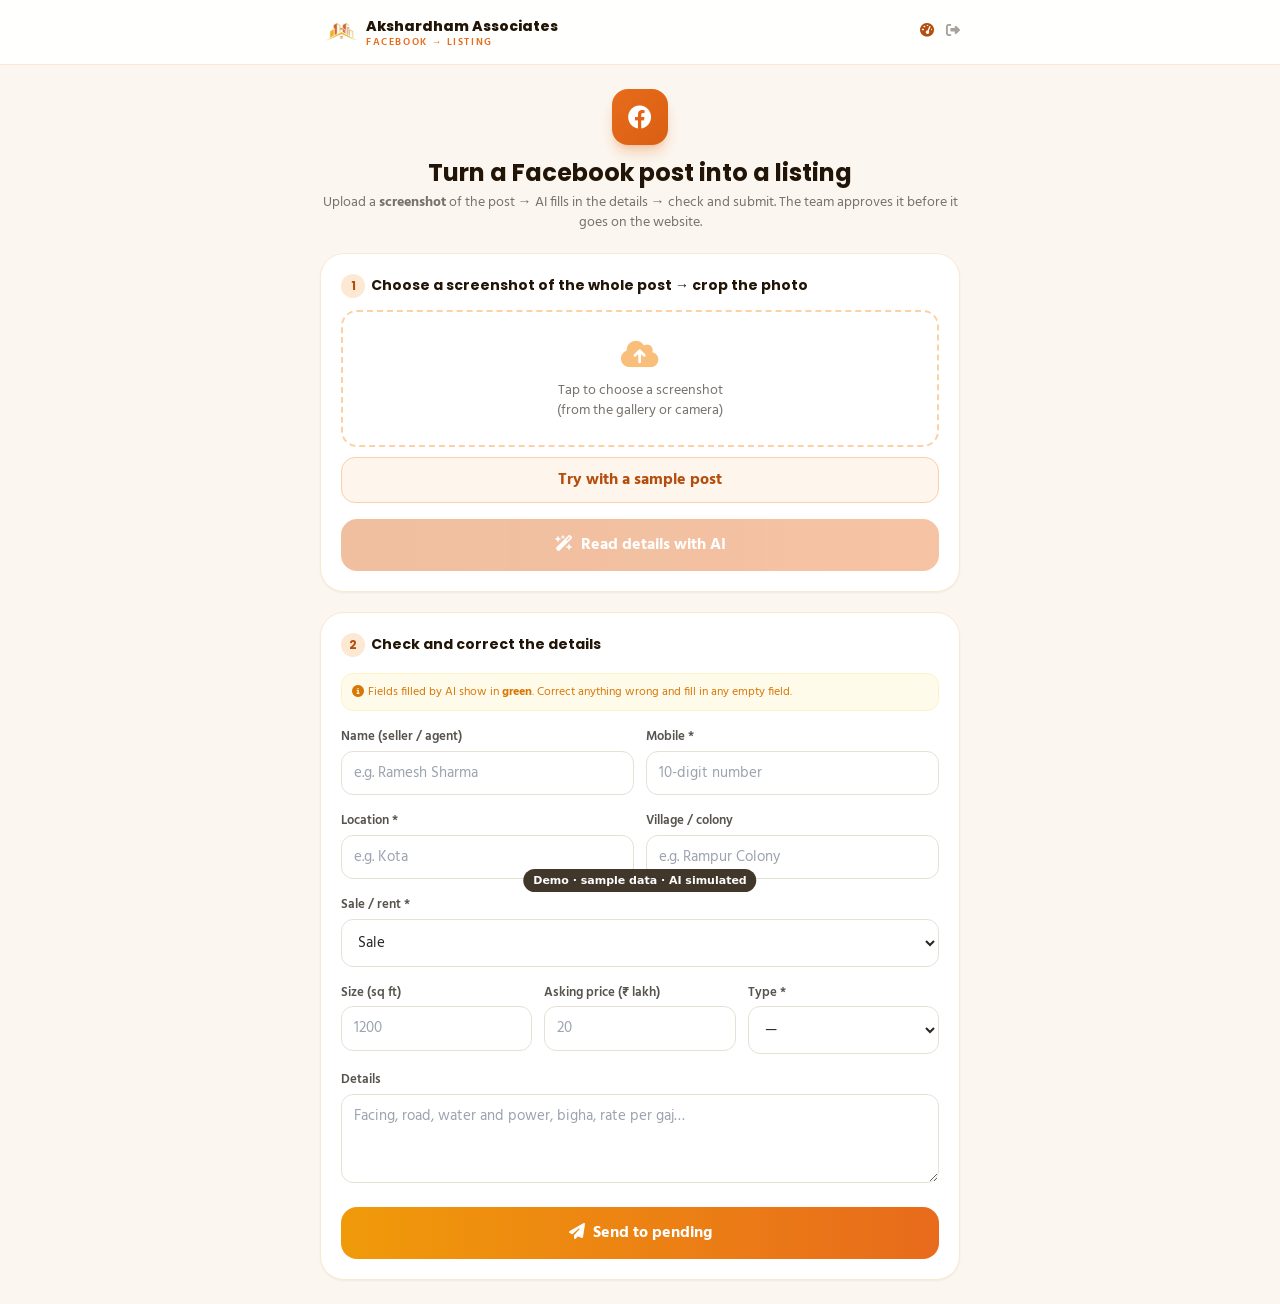
<file: spb-demo/capture.html>
<!DOCTYPE html>
<html lang="en">
<head>
  <meta charset="UTF-8">
  <script src="demo/mock.js"></script>
  <meta name="viewport" content="width=device-width, initial-scale=1.0">
  <title>Facebook post to listing — Akshardham Associates</title>
  <meta name="description" content="Upload a screenshot of a Facebook post: AI reads the details, then the team approves the listing.">
  <link rel="icon" type="image/png" href="static/favicon.png">
  
  <link href="https://fonts.googleapis.com/css2?family=Poppins:wght@400;600;700;800&family=Hind:wght@400;500;600;700&display=swap" rel="stylesheet">
  <link href="static/vendor/fa/css/all.min.css" rel="stylesheet">
  <link href="static/vendor/cropper.min.css" rel="stylesheet">
  <script src="static/vendor/cropper.min.js"></script>
  <style>
    .field label{display:block;font-size:13px;font-weight:600;color:#57534e;margin-bottom:4px}
    .field input,.field select,.field textarea{width:100%;border:1px solid #e7e0d5;border-radius:12px;padding:10px 12px;font-size:15px;background:#fff}
    .field input:focus,.field select:focus,.field textarea:focus{outline:none;border-color:#F0973F;box-shadow:0 0 0 3px #FEF5EC}
    .ai-filled{border-color:#10b981 !important;background:#f0fdf4 !important}
  </style>
  <link rel="stylesheet" href="static/vendor/tw.css">
</head>
<body class="font-body bg-[#FBF7F0] text-stone-800 min-h-screen">
  <header class="bg-white/90 backdrop-blur border-b border-brand-100 sticky top-0 z-10">
    <div class="max-w-2xl mx-auto px-4 h-16 flex items-center justify-between gap-2">
      <div class="flex items-center gap-2.5">
        <img src="static/logo-icon.png" class="w-9 h-9 object-contain" alt="">
        <span class="leading-tight">
          <span class="block font-head font-extrabold text-sm text-brand-900">Akshardham Associates</span>
          <span class="block text-[10px] tracking-[0.16em] uppercase text-brand-500 font-semibold">Facebook → Listing</span>
        </span>
      </div>
      <div class="flex items-center gap-3 text-sm">
        <a href="dashboard.html" class="text-brand-700 font-semibold" title="Dashboard"><i class="fas fa-gauge-high"></i></a>
        <button onclick="logout()" class="text-stone-400 hover:text-red-500" title="Logout"><i class="fas fa-right-from-bracket"></i></button>
      </div>
    </div>
  </header>

  <main class="max-w-2xl mx-auto px-4 py-6">
    <div class="text-center mb-5">
      <div class="w-14 h-14 mx-auto rounded-2xl bg-gradient-to-br from-brand-500 to-brand-600 text-white grid place-items-center text-2xl shadow-lg shadow-brand-500/30"><i class="fab fa-facebook"></i></div>
      <h1 class="font-head text-2xl font-bold text-brand-900 mt-3">Turn a Facebook post into a listing</h1>
      <p class="text-stone-500 mt-1 text-sm">Upload a <b>screenshot</b> of the post → AI fills in the details → check and submit. The team approves it before it goes on the website.</p>
    </div>

    <!-- Step 1: screenshot -->
    <div class="bg-white rounded-3xl shadow-sm border border-brand-100 p-5 mb-5">
      <h2 class="font-head font-bold text-brand-900 text-sm mb-3"><span class="inline-grid place-items-center w-6 h-6 rounded-full bg-brand-100 text-brand-700 text-xs font-bold mr-1.5">1</span>Choose a screenshot of the whole post → crop the photo</h2>
      <input id="img" type="file" accept="image/*" class="hidden">
      <label id="pick-zone" for="img" class="block border-2 border-dashed border-brand-200 rounded-2xl p-6 text-center cursor-pointer hover:bg-brand-50 transition">
        <i class="fas fa-cloud-arrow-up text-3xl text-brand-300"></i>
        <div class="text-sm text-stone-500 mt-2">Tap to choose a screenshot<br>(from the gallery or camera)</div>
      </label>
      <div id="crop-zone" class="hidden">
        <p class="text-xs text-brand-700 bg-brand-50 border border-brand-100 rounded-xl p-2.5 mb-2"><i class="fas fa-crop-simple mr-1"></i>Keep only <b>the property photo</b> inside the box: it becomes the listing <b>photo</b>. 👉 The details are read by <b>AI from the whole post</b>.</p>
        <div class="rounded-xl overflow-hidden bg-stone-100" style="max-height:340px"><img id="crop-img" style="max-width:100%;display:block"></div>
        <button type="button" onclick="resetPick()" class="mt-2 text-sm text-stone-500 hover:text-brand-600 font-semibold"><i class="fas fa-rotate-left mr-1"></i>Choose another image</button>
      </div>
      <button id="extract-btn" onclick="extract()" disabled
        class="mt-4 w-full bg-gradient-to-r from-brand-600 to-brand-500 text-white font-bold py-3.5 rounded-2xl disabled:opacity-40 disabled:cursor-not-allowed">
        <i class="fas fa-wand-magic-sparkles mr-2"></i><span id="extract-label">Read details with AI</span>
      </button>
      <p id="extract-msg" class="hidden text-center text-sm font-medium rounded-xl p-2.5 mt-3"></p>
    </div>

    <!-- Step 2: review form -->
    <form id="form" class="bg-white rounded-3xl shadow-sm border border-brand-100 p-5 space-y-4">
      <h2 class="font-head font-bold text-brand-900 text-sm"><span class="inline-grid place-items-center w-6 h-6 rounded-full bg-brand-100 text-brand-700 text-xs font-bold mr-1.5">2</span>Check and correct the details</h2>
      <p class="text-xs text-amber-600 bg-amber-50 border border-amber-100 rounded-xl p-2.5"><i class="fas fa-circle-info mr-1"></i>Fields filled by AI show in <b>green</b>. Correct anything wrong and fill in any empty field.</p>
      <div class="grid grid-cols-2 gap-3">
        <div class="field col-span-2 sm:col-span-1"><label>Name (seller / agent)</label><input name="seller_name" placeholder="e.g. Ramesh Sharma"></div>
        <div class="field col-span-2 sm:col-span-1"><label>Mobile *</label><input name="mobile" inputmode="numeric" maxlength="10" placeholder="10-digit number"></div>
      </div>
      <div class="grid grid-cols-2 gap-3">
        <div class="field"><label>Location *</label><input name="location" placeholder="e.g. Kota"></div>
        <div class="field"><label>Village / colony</label><input name="colony" placeholder="e.g. Rampur Colony"></div>
      </div>
      <div class="field"><label>Sale / rent *</label>
        <select name="txn" id="cap-txn" required onchange="capToggleRent()"><option value="sale">Sale</option><option value="rent">Rent</option></select>
      </div>
      <div class="grid grid-cols-3 gap-3">
        <div class="field"><label>Size (sq ft)</label><input name="size_sqyd" type="number" min="0" placeholder="1200"></div>
        <div class="field" id="cap-sale-price"><label>Asking price (₹ lakh)</label><input name="rate_lakh" type="number" min="0" step="0.5" placeholder="20"></div>
        <div class="field hidden" id="cap-rent-price"><label>Monthly rent (₹)</label><input name="rent_monthly" type="number" min="0" placeholder="12000"></div>
        <div class="field"><label>Type *</label>
          <select name="type" required><option value="">—</option><option>Plot</option><option>Makan</option><option>Farm House</option><option>Commercial Plot</option></select>
        </div>
      </div>
      <div class="field"><label>Details</label><textarea name="description" rows="3" placeholder="Facing, road, water and power, bigha, rate per gaj…"></textarea></div>
      <input type="text" name="website" tabindex="-1" autocomplete="off" class="hidden" aria-hidden="true">
      <button type="submit" class="w-full bg-gradient-to-r from-gold-500 to-brand-500 text-white font-bold py-3.5 rounded-2xl">
        <span class="submit-label"><i class="fas fa-paper-plane mr-2"></i>Send to pending</span>
      </button>
      <p id="save-msg" class="hidden text-center text-sm font-medium rounded-xl p-3"></p>
    </form>
  </main>

  <script>
    const $ = s => document.querySelector(s)
    function capToggleRent(){ const rent = document.getElementById('cap-txn').value === 'rent'; document.getElementById('cap-rent-price').classList.toggle('hidden', !rent); document.getElementById('cap-sale-price').classList.toggle('hidden', rent); }
    // login gate
    ;(async () => {
      try { const r = await fetch('/api/auth/me'); const d = await r.json(); if (!d.user) location.href = 'login.html' }
      catch { location.href = 'login.html' }
    })()
    async function logout(){ try{ await fetch('/api/auth/logout',{method:'POST'}) }catch{}; location.href='login.html' }

    const imgInput = $('#img'), extractBtn = $('#extract-btn')
    let cropper = null
    imgInput.addEventListener('change', () => {
      const f = imgInput.files[0]
      if (!f) return
      const cimg = $('#crop-img'); cimg.src = URL.createObjectURL(f)
      $('#pick-zone').classList.add('hidden'); $('#crop-zone').classList.remove('hidden')
      if (cropper) { cropper.destroy(); cropper = null }
      try { cropper = new Cropper(cimg, { viewMode: 1, autoCropArea: 0.9, background: false, zoomable: false, rotatable: false }) } catch {}
      extractBtn.disabled = false
    })
    function resetPick(){
      if (cropper) { cropper.destroy(); cropper = null }
      imgInput.value = ''
      $('#crop-zone').classList.add('hidden'); $('#pick-zone').classList.remove('hidden')
      extractBtn.disabled = true
    }
    // The cropped region → used ONLY as the listing photo. (AI reads the full image separately.)
    async function getCroppedBlob(){
      if (cropper) {
        const canvas = cropper.getCroppedCanvas({ maxWidth: 1600, maxHeight: 1600, imageSmoothingQuality: 'high' })
        if (canvas) { const b = await new Promise(r => canvas.toBlob(r, 'image/jpeg', 0.85)); if (b && b.size) return b }
      }
      return compressImage(imgInput.files[0])
    }

    function showMsg(el, ok, text){ el.className = 'text-center text-sm font-medium rounded-xl p-2.5 mt-3 ' + (ok?'bg-emerald-50 text-emerald-700 border border-emerald-200':'bg-red-50 text-red-600 border border-red-200'); el.textContent = text; el.classList.remove('hidden') }

    // Shrink the screenshot in the browser before upload: faster, cheaper, and keeps the edge worker well under its limits.
    async function compressImage(file, maxDim = 1400, quality = 0.85){
      try {
        let w, h, src
        if (self.createImageBitmap) { const bmp = await createImageBitmap(file); w = bmp.width; h = bmp.height; src = bmp }
        else { const img = await new Promise((res, rej)=>{ const i = new Image(); i.onload=()=>res(i); i.onerror=rej; i.src = URL.createObjectURL(file) }); w = img.naturalWidth; h = img.naturalHeight; src = img }
        const scale = Math.min(1, maxDim / Math.max(w, h))
        const cw = Math.max(1, Math.round(w*scale)), ch = Math.max(1, Math.round(h*scale))
        const cv = document.createElement('canvas'); cv.width = cw; cv.height = ch
        cv.getContext('2d').drawImage(src, 0, 0, cw, ch)
        const blob = await new Promise(r => cv.toBlob(r, 'image/jpeg', quality))
        return (blob && blob.size) ? blob : file
      } catch { return file }
    }

    async function extract(){
      if (!imgInput.files[0]) return
      const msg = $('#extract-msg'), lbl = $('#extract-label')
      extractBtn.disabled = true; lbl.innerHTML = '<i class="fas fa-circle-notch fa-spin mr-1"></i>AI is reading…'; msg.classList.add('hidden')
      try {
        const blob = await compressImage(imgInput.files[0])   // FULL post → AI reads ALL details (crop is only for the photo)
        const fd = new FormData(); fd.set('image', blob, 'post.jpg')
        const res = await fetch('/api/extract', { method:'POST', body: fd })
        const data = await res.json().catch(()=>({ error: 'The server sent an unexpected response. Please try again shortly.' }))
        if (!res.ok) throw new Error((data.error || 'AI fail') + (data.detail ? ' — ' + data.detail : ''))
        const F = data.fields || {}
        let filled = 0
        for (const k of ['seller_name','mobile','location','colony','size_sqyd','rate_lakh','type','description']) {
          const el = $(`#form [name="${k}"]`); if (!el) continue
          if (F[k]) { el.value = F[k]; el.classList.add('ai-filled'); filled++ }
        }
        showMsg(msg, true, filled ? `✓ AI filled ${filled} fields. Check them below.` : 'Nothing clear in the post. Fill in the form below by hand.')
        $('#form').scrollIntoView({ behavior:'smooth' })
      } catch (e) {
        showMsg(msg, false, e.message || 'Something went wrong. Please try again.')
      } finally {
        extractBtn.disabled = false; lbl.innerHTML = '<i class="fas fa-wand-magic-sparkles mr-2"></i>Run AI again'
      }
    }

    $('#form').addEventListener('submit', async (e) => {
      e.preventDefault()
      const form = e.target, msg = $('#save-msg'), btn = form.querySelector('button[type=submit]')
      const fd = new FormData(form)
      fd.set('is_public', '1')
      if (!/^\d{10}$/.test(String(fd.get('mobile')||''))) { showSave(false,'The mobile number must be 10 digits'); return }
      if (!fd.get('location') || !fd.get('type')) { showSave(false,'Location and type are required'); return }
      if (!fd.get('seller_name')) fd.set('seller_name', 'Facebook post')
      // Attach the CROPPED region as the listing's photo (saved to R2 if enabled). AI already read the full post.
      if (imgInput.files[0]) { try { const img = await getCroppedBlob(); if (img && img.size) fd.set('front', img, 'property.jpg') } catch {} }
      btn.disabled = true; btn.querySelector('.submit-label').innerHTML = '<i class="fas fa-circle-notch fa-spin mr-2"></i>Sending…'
      try {
        const res = await fetch('/api/stock', { method:'POST', body: fd })
        const data = await res.json()
        if (!res.ok) throw new Error(data.error || 'Save fail')
        showSave(true, `✓ ${data.message||'Sent!'} (Ref #STK-${data.id}). Activate it from Pending in the dashboard.`)
        form.reset()
        document.querySelectorAll('.ai-filled').forEach(el => el.classList.remove('ai-filled'))
        resetPick()
        window.scrollTo({top:0,behavior:'smooth'})
      } catch (err) {
        showSave(false, err.message)
      } finally {
        btn.disabled = false; btn.querySelector('.submit-label').innerHTML = '<i class="fas fa-paper-plane mr-2"></i>Send to pending'
      }
    })
    function showSave(ok, text){ const m=$('#save-msg'); m.className='text-center text-sm font-medium rounded-xl p-3 '+(ok?'bg-emerald-50 text-emerald-700 border border-emerald-200':'bg-red-50 text-red-600 border border-red-200'); m.textContent=text; m.classList.remove('hidden') }
  </script>
</body>
</html>
</file>
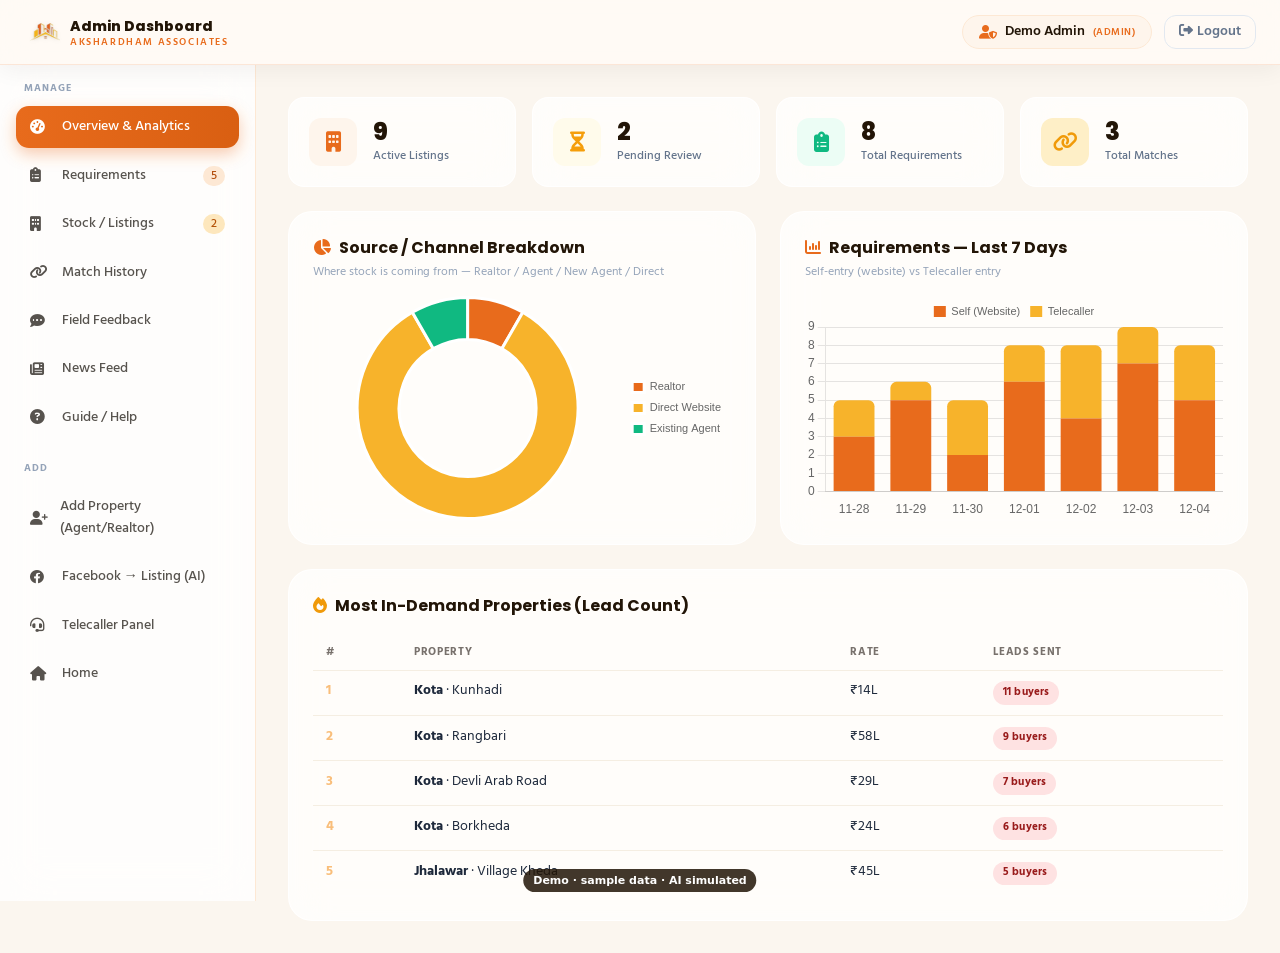
<file: spb-demo/dashboard.html>
<!DOCTYPE html>
<html lang="en">
<head>
  <meta charset="UTF-8">
  <script src="demo/mock.js"></script>
  <meta name="viewport" content="width=device-width, initial-scale=1.0">
  <title>Admin Dashboard — Akshardham Associates</title>
  <link rel="icon" type="image/png" href="static/favicon.png">
  
  <link href="https://fonts.googleapis.com/css2?family=Poppins:wght@400;600;700;800&family=Hind:wght@400;500;600&display=swap" rel="stylesheet">
  <link href="static/vendor/fa/css/all.min.css" rel="stylesheet">
  <link href="static/style.css" rel="stylesheet">
  <script src="static/vendor/chart.umd.js"></script>
  <link rel="stylesheet" href="static/vendor/tw.css">
</head>
<body class="font-body bg-[#FBF6EF] text-slate-800">

  <!-- top bar -->
  <header class="glass-nav sticky top-0 z-40">
    <div class="px-4 sm:px-6 flex items-center justify-between h-16">
      <div class="flex items-center gap-3">
        <button id="menu-btn" class="lg:hidden w-9 h-9 rounded-lg bg-brand-50 grid place-items-center text-brand-600"><i class="fas fa-bars"></i></button>
        <a href="/" class="flex items-center gap-2.5">
          <img src="static/logo-icon.png" alt="Akshardham Associates" class="w-9 h-9 object-contain drop-shadow">
          <span class="leading-tight hidden sm:block">
            <span class="block font-head font-extrabold text-sm text-brand-900">Admin Dashboard</span>
            <span class="block text-[10px] tracking-[0.16em] uppercase text-brand-500 font-semibold">Akshardham Associates</span>
          </span>
        </a>
      </div>
      <div class="flex items-center gap-3">
        <span id="user-chip" class="hidden sm:flex items-center gap-2 text-sm font-semibold text-brand-900 bg-brand-50 border border-brand-100 rounded-full px-4 py-1.5"></span>
        <button onclick="logout()" class="btn-depth text-sm font-semibold text-slate-500 hover:text-red-500 border border-slate-200 rounded-xl px-3.5 py-1.5"><i class="fas fa-right-from-bracket mr-1"></i>Logout</button>
      </div>
    </div>
  </header>

  <div class="flex">
    <!-- sidebar -->
    <aside id="sidebar" class="fixed lg:sticky top-16 z-30 h-[calc(100vh-4rem)] w-64 bg-white/80 backdrop-blur-xl border-r border-brand-100 p-4 space-y-1.5 -translate-x-full lg:translate-x-0 transition-transform overflow-y-auto">
      <p class="text-[10px] font-bold uppercase tracking-widest text-slate-400 px-2 pb-1">Manage</p>
      <a class="side-link active" data-view="overview"><i class="fas fa-gauge-high w-5"></i>Overview & Analytics</a>
      <a class="side-link" data-view="requirements"><i class="fas fa-clipboard-list w-5"></i>Requirements <span id="nav-req-count" class="ml-auto text-xs bg-brand-100 text-brand-700 rounded-full px-2 py-0.5"></span></a>
      <a class="side-link" data-view="stock"><i class="fas fa-building w-5"></i>Stock / Listings <span id="nav-pending-count" class="ml-auto text-xs bg-gold-400/30 text-amber-700 rounded-full px-2 py-0.5"></span></a>
      <a class="side-link" data-view="matches"><i class="fas fa-link w-5"></i>Match History</a>
      <a class="side-link" data-view="feedback"><i class="fas fa-comment-dots w-5"></i>Field Feedback</a>
      <a class="side-link" data-view="news"><i class="fas fa-newspaper w-5"></i>News Feed</a>
      <a class="side-link" data-view="guide"><i class="fas fa-circle-question w-5"></i>Guide / Help</a>
      <p class="text-[10px] font-bold uppercase tracking-widest text-slate-400 px-2 pt-4 pb-1">Add</p>
      <a class="side-link" data-view="agent-add"><i class="fas fa-user-plus w-5"></i>Add Property (Agent/Realtor)</a>
      <a class="side-link" href="capture.html"><i class="fab fa-facebook w-5"></i>Facebook → Listing (AI)</a>
      <a class="side-link" href="telecaller.html"><i class="fas fa-headset w-5"></i>Telecaller Panel</a>
      <a class="side-link" href="/"><i class="fas fa-house w-5"></i>Home</a>
    </aside>

    <!-- main -->
    <main class="flex-1 min-w-0 p-4 sm:p-6 lg:p-8 max-w-[1400px] mx-auto w-full">

      <!-- ======== OVERVIEW ======== -->
      <section id="view-overview" class="view space-y-6">
        <div class="grid grid-cols-2 lg:grid-cols-4 gap-4" id="ov-cards"></div>
        <div class="grid lg:grid-cols-2 gap-6">
          <div class="glass-panel rounded-3xl p-6">
            <h3 class="font-head font-bold text-brand-900 mb-1"><i class="fas fa-chart-pie text-brand-500 mr-2"></i>Source / Channel Breakdown</h3>
            <p class="text-xs text-slate-400 mb-4">Where stock is coming from — Realtor / Agent / New Agent / Direct</p>
            <div class="h-56"><canvas id="chart-source"></canvas></div>
          </div>
          <div class="glass-panel rounded-3xl p-6">
            <h3 class="font-head font-bold text-brand-900 mb-1"><i class="fas fa-chart-column text-brand-500 mr-2"></i>Requirements — Last 7 Days</h3>
            <p class="text-xs text-slate-400 mb-4">Self-entry (website) vs Telecaller entry</p>
            <div class="h-56"><canvas id="chart-7d"></canvas></div>
          </div>
        </div>
        <div class="glass-panel rounded-3xl p-6">
          <h3 class="font-head font-bold text-brand-900 mb-4"><i class="fas fa-fire text-gold-500 mr-2"></i>Most In-Demand Properties (Lead Count)</h3>
          <div class="overflow-x-auto"><table class="mini-table w-full"><thead><tr><th>#</th><th>Property</th><th>Rate</th><th>Leads Sent</th></tr></thead><tbody id="top-leads"></tbody></table></div>
        </div>
      </section>

      <!-- ======== REQUIREMENTS ======== -->
      <section id="view-requirements" class="view hidden space-y-5">
        <div class="flex flex-wrap items-center gap-3">
          <h2 class="font-head font-bold text-xl text-brand-900 mr-auto"><i class="fas fa-clipboard-list text-brand-500 mr-2"></i>Requirements</h2>
          <select id="rq-status" class="filter-input" onchange="loadRequirements()">
            <option value="">All Status</option><option value="new">New</option><option value="contacted">Contacted</option><option value="matched">Matched</option><option value="closed">Closed</option>
          </select>
          <input id="rq-q" class="filter-input" placeholder="Name / mobile / location…" oninput="debounce(loadRequirements)">
        </div>
        <div id="req-list" class="space-y-3"></div>
      </section>

      <!-- ======== STOCK ======== -->
      <section id="view-stock" class="view hidden space-y-5">
        <div class="flex flex-wrap items-center gap-3">
          <h2 class="font-head font-bold text-xl text-brand-900 mr-auto"><i class="fas fa-building text-brand-500 mr-2"></i>Stock / Listings</h2>
          <select id="st-status" class="filter-input" onchange="loadStock()">
            <option value="">All Status</option><option value="pending">Pending Review</option><option value="active">Active</option><option value="sold">Sold</option>
          </select>
          <input id="st-q" class="filter-input" placeholder="Seller / mobile / location…" oninput="debounce(loadStock)">
        </div>
        <div id="stock-list" class="space-y-3"></div>
      </section>

      <!-- ======== MATCHES ======== -->
      <section id="view-matches" class="view hidden space-y-5">
        <h2 class="font-head font-bold text-xl text-brand-900"><i class="fas fa-link text-brand-500 mr-2"></i>Match History</h2>
        <div class="glass-panel rounded-3xl overflow-x-auto">
          <table class="mini-table w-full"><thead><tr><th>Buyer</th><th>Requirement</th><th>Stock Sent</th><th>Matched By</th><th>When</th></tr></thead><tbody id="match-list"></tbody></table>
        </div>
      </section>

      <!-- ======== FIELD FEEDBACK ======== -->
      <section id="view-feedback" class="view hidden space-y-6">
        <h2 class="font-head font-bold text-xl text-brand-900"><i class="fas fa-comment-dots text-brand-500 mr-2"></i>Field feedback: why people did not register</h2>
        <div class="grid grid-cols-2 lg:grid-cols-4 gap-4" id="fb-cards"></div>
        <div class="glass-panel rounded-3xl p-6">
          <h3 class="font-head font-bold text-brand-900 mb-1"><i class="fas fa-ranking-star text-gold-500 mr-2"></i>Top reasons</h3>
          <p class="text-xs text-slate-400 mb-4">Count per reason: the one at the top is the biggest problem</p>
          <div class="h-72"><canvas id="chart-reasons"></canvas></div>
        </div>
        <div id="fb-list" class="space-y-3"></div>
      </section>

      <!-- ======== AGENT ADD ======== -->
      <section id="view-agent-add" class="view hidden max-w-xl">
        <div class="glass-panel-strong p-6 sm:p-8">
          <h2 class="font-head font-bold text-xl text-brand-900"><i class="fas fa-user-plus text-brand-500 mr-2"></i>Add Property — Agent / Realtor</h2>
          <p class="text-sm text-slate-500 mt-1 mb-6">Tag and add properties coming from a realtor or agent here. Source tracking happens automatically.</p>
          <form id="form-agent" class="space-y-4">
            <div class="grid grid-cols-2 gap-4">
              <div class="field"><label>Source Type *</label>
                <select name="source_type" required><option value="realtor">Realtor</option><option value="agent">Existing Agent</option><option value="new_agent">New Agent / Retailer</option></select>
              </div>
              <div class="field"><label>Agent/Realtor Name or ID *</label><input name="source_name" required placeholder="e.g. Sharma Properties"></div>
            </div>
            <div class="grid grid-cols-2 gap-4">
              <div class="field"><label>Seller Name *</label><input name="seller_name" required></div>
              <div class="field"><label>Seller Mobile *</label><input name="mobile" required inputmode="numeric" maxlength="10"></div>
            </div>
            <div class="grid grid-cols-2 gap-4">
              <div class="field"><label>Location / Area *</label><input name="location" required placeholder="e.g. Sardhana"></div>
              <div class="field"><label>Village / Colony</label><input name="colony"></div>
            </div>
            <div class="field"><label>Sale / Rent *</label><select name="txn" id="agent-txn" onchange="agentToggleRent()"><option value="sale">For Sale</option><option value="rent">For Rent</option></select></div>
            <div class="grid grid-cols-3 gap-4">
              <div class="field"><label>Size (sq ft)</label><input name="size_sqyd" type="number" min="0" placeholder="e.g. 1200"><p class="text-[11px] text-slate-400 mt-1">In square feet</p></div>
              <div class="field" id="agent-sale-price"><label>Rate (₹ Lakh)</label><input name="rate_lakh" type="number" step="0.5" min="0" placeholder="e.g. 20"><p class="text-[11px] text-amber-600 mt-1">In lakh: 20 = ₹20,00,000</p></div>
              <div class="field hidden" id="agent-rent-price"><label>Monthly Rent (₹)</label><input name="rent_monthly" type="number" min="0" placeholder="e.g. 12000"></div>
              <div class="field"><label>Type *</label><select name="type" required><option value="">—</option><option>Plot</option><option>Makan</option><option>Farm House</option><option>Commercial Plot</option></select></div>
            </div>
            <div class="field"><label>Details</label><textarea name="description" rows="2"></textarea></div>
            <button class="btn-depth w-full bg-gradient-to-r from-brand-600 to-brand-500 text-white font-bold py-3.5 rounded-2xl"><i class="fas fa-plus mr-2"></i>Add to Stock</button>
          </form>
        </div>
      </section>

      <!-- ======== GUIDE / HELP ======== -->
      <section id="view-guide" class="view hidden space-y-6">
        <div class="glass-panel rounded-3xl p-6">
          <h2 class="font-head font-bold text-2xl text-brand-900 mb-1"><i class="fas fa-circle-question text-brand-500 mr-2"></i>Guide: how the portal works</h2>
          <p class="text-sm text-slate-500">How the whole system works, step by step. Come back to this page whenever you are unsure.</p>
        </div>
        <div class="glass-panel rounded-3xl p-6 border-2 border-brand-200">
          <h3 class="font-head font-bold text-brand-900 mb-1"><i class="fas fa-pen-to-square text-brand-500 mr-2"></i>Filling in the property form</h3>
          <p class="text-xs text-slate-500 mb-4">The "Add Property (Agent/Realtor)" form and the seller form have the same fields. What goes in each:</p>
          <div class="overflow-x-auto"><table class="w-full text-sm text-left border-collapse">
            <thead><tr class="text-slate-500 border-b border-slate-200"><th class="py-2 pr-3 font-semibold">Field</th><th class="py-2 pr-3 font-semibold">What to enter</th><th class="py-2 font-semibold">Example</th></tr></thead>
            <tbody class="text-slate-700">
              <tr class="border-b border-slate-100"><td class="py-2 pr-3 font-semibold">Seller name</td><td class="py-2 pr-3">The owner's name</td><td class="py-2 text-slate-500">Ramesh Kumar</td></tr>
              <tr class="border-b border-slate-100"><td class="py-2 pr-3 font-semibold">Mobile</td><td class="py-2 pr-3">10 digits, without +91</td><td class="py-2 text-slate-500">9000000000</td></tr>
              <tr class="border-b border-slate-100"><td class="py-2 pr-3 font-semibold">Location / area</td><td class="py-2 pr-3">District or larger area</td><td class="py-2 text-slate-500">Kota</td></tr>
              <tr class="border-b border-slate-100"><td class="py-2 pr-3 font-semibold">Village / colony</td><td class="py-2 pr-3">Village or colony name</td><td class="py-2 text-slate-500">Rampur Colony</td></tr>
              <tr class="border-b border-slate-100"><td class="py-2 pr-3 font-semibold">Size</td><td class="py-2 pr-3">In <b>square feet</b>, number only</td><td class="py-2 text-slate-500">1200</td></tr>
              <tr class="border-b border-slate-100 bg-amber-50"><td class="py-2 pr-3 font-semibold">Rate (₹ lakh)</td><td class="py-2 pr-3"><b class="text-amber-700">In lakh</b>, not full rupees: 20 means ₹20,00,000</td><td class="py-2 text-slate-500">20 <span class="text-red-500">(2000000 ❌)</span></td></tr>
              <tr class="border-b border-slate-100"><td class="py-2 pr-3 font-semibold">Type</td><td class="py-2 pr-3">Plot / Makan / Farm House / Commercial Plot</td><td class="py-2 text-slate-500">Plot</td></tr>
              <tr><td class="py-2 pr-3 font-semibold">Details</td><td class="py-2 pr-3">Facing, road, water and power, boundary wall</td><td class="py-2 text-slate-500">Corner plot on the main road</td></tr>
            </tbody></table></div>
          <p class="text-xs text-slate-500 mt-4"><i class="fas fa-lightbulb text-gold-500 mr-1"></i>A wrong rate can be fixed later: <b>Stock / Listings → Edit</b>.</p>
        </div>
        <div class="glass-panel rounded-3xl p-6">
          <h3 class="font-head font-bold text-brand-900 mb-3"><i class="fas fa-route text-brand-500 mr-2"></i>The whole flow at a glance</h3>
          <div class="space-y-2 text-sm text-slate-700">
            <p><span class="inline-grid place-items-center w-6 h-6 rounded-full bg-brand-100 text-brand-700 font-bold text-xs mr-2">1</span>A <b>seller</b> submits a property through the sell form → the listing goes to <b>Pending</b>.</p>
            <p><span class="inline-grid place-items-center w-6 h-6 rounded-full bg-brand-100 text-brand-700 font-bold text-xs mr-2">2</span>You press <b>Activate</b> in <b>Stock / Listings</b> → it goes <b>live</b> on the website.</p>
            <p><span class="inline-grid place-items-center w-6 h-6 rounded-full bg-brand-100 text-brand-700 font-bold text-xs mr-2">3</span>A <b>buyer</b> sends a requirement from the website → it appears in <b>Requirements</b> (badge: <b>Self / Website</b>).</p>
            <p><span class="inline-grid place-items-center w-6 h-6 rounded-full bg-brand-100 text-brand-700 font-bold text-xs mr-2">4</span>Press <b>Match &amp; Send</b> on it → AI suggests matching listings → pick them and send to the buyer on <b>WhatsApp</b>.</p>
          </div>
        </div>
        <div class="glass-panel rounded-3xl p-6">
          <h3 class="font-head font-bold text-brand-900 mb-3"><i class="fas fa-clipboard-list text-brand-500 mr-2"></i>Requirements (buyer leads)</h3>
          <ul class="space-y-2 text-sm text-slate-700 list-disc pl-5">
            <li><b>Self (Website)</b>: the buyer filled in the website form. <b>Telecaller</b>: entered by your telecaller.</li>
            <li><b>Status</b>: <b>New</b> → <b>Contacted</b> → <b>Matched</b> (listings sent) → <b>Closed</b>. Change it from the dropdown.</li>
            <li><b>Match &amp; Send</b> opens a panel with matching active listings, ranked with a short reason.</li>
          </ul>
        </div>
        <div class="glass-panel rounded-3xl p-6">
          <h3 class="font-head font-bold text-brand-900 mb-3"><i class="fab fa-whatsapp text-emerald-500 mr-2"></i>Match &amp; Send: what the buyer gets on WhatsApp</h3>
          <ul class="space-y-2 text-sm text-slate-700 list-disc pl-5">
            <li>With AiSensy configured, the buyer gets the options automatically from an approved WhatsApp template. Otherwise a green WhatsApp button opens with the number and message ready.</li>
            <li>Each property in the message has a <b>link</b>: it opens with all photos, the map and the rate, and shows a preview card in WhatsApp.</li>
          </ul>
        </div>
        <div class="glass-panel rounded-3xl p-6">
          <h3 class="font-head font-bold text-brand-900 mb-3"><i class="fas fa-building text-brand-500 mr-2"></i>Stock / Listings</h3>
          <ul class="space-y-2 text-sm text-slate-700 list-disc pl-5">
            <li><b>Activate</b> puts a pending listing live. <b>Mark Sold</b> takes it off the website. <b>Re-activate</b> puts it back.</li>
            <li><b>Edit</b> changes the name, rate, size, photo visibility and details.</li>
            <li><b>Delete</b> removes the listing and its match records for good, after a confirmation.</li>
          </ul>
        </div>
        <div class="glass-panel rounded-3xl p-6">
          <h3 class="font-head font-bold text-brand-900 mb-3"><i class="fas fa-users text-brand-500 mr-2"></i>Other sections</h3>
          <ul class="space-y-2 text-sm text-slate-700 list-disc pl-5">
            <li><b>Overview &amp; Analytics</b>: listings, requirements and where they come from (charts).</li>
            <li><b>Match History</b>: which listing was sent to which buyer.</li>
            <li><b>Field Feedback</b>: why visited customers did not register, ranked by reason.</li>
            <li><b>Add Property (Agent/Realtor)</b>: add a listing directly.</li>
            <li><b>Telecaller Panel</b>: a separate page for telecallers to log buyer leads.</li>
          </ul>
        </div>
      </section>

      <!-- ======== NEWS FEED MANAGER ======== -->
      <section id="view-news" class="view hidden space-y-6">
        <div class="glass-panel-strong p-6 sm:p-8 max-w-2xl">
          <h2 class="font-head font-bold text-xl text-brand-900"><i class="fas fa-newspaper text-brand-500 mr-2"></i>Add to the news feed</h2>
          <p class="text-sm text-slate-500 mt-1 mb-6">It appears in that city’s news feed on the homepage. (For a photo, paste an image link.)</p>
          <form id="form-news" class="space-y-4">
            <div class="grid grid-cols-2 gap-4">
              <div class="field"><label>City *</label><select name="city" required><option>Kota</option><option>Jhalawar</option><option>Khanpur</option></select></div>
              <div class="field"><label>Status</label><select name="status"><option value="published">Published (live)</option><option value="draft">Draft (hidden)</option></select></div>
            </div>
            <div class="field"><label>Title *</label><input name="title" required placeholder="e.g. Ring road lifts property rates in Kota"></div>
            <div class="field"><label>News (short text)</label><textarea name="body" rows="3" placeholder="The news in 2-3 lines…"></textarea></div>
            <div class="field"><label>Image link (optional)</label><input name="image_url" placeholder="https://…jpg"></div>
            <div class="field"><label>Source link (optional)</label><input name="source_url" placeholder="https://… (full story)"></div>
            <div class="field"><label>Expert comment (our view)</label><textarea name="expert_comment" rows="2" placeholder="e.g. 20-30% growth likely here in the next 2-3 years…"></textarea></div>
            <button class="btn-depth w-full bg-gradient-to-r from-brand-600 to-brand-500 text-white font-bold py-3.5 rounded-2xl"><i class="fas fa-plus mr-2"></i>Add news</button>
            <p id="news-msg" class="hidden text-center text-sm font-medium rounded-xl p-3"></p>
          </form>
        </div>
        <div>
          <h3 class="font-head font-bold text-brand-900 mb-3"><i class="fas fa-list text-brand-500 mr-2"></i>Current news</h3>
          <div id="news-admin-list" class="space-y-3"></div>
        </div>
      </section>
    </main>
  </div>

  <!-- ======== MATCH DRAWER ======== -->
  <div id="match-drawer" class="hidden fixed inset-0 z-50">
    <div class="absolute inset-0 bg-brand-900/50 backdrop-blur-sm" onclick="closeDrawer()"></div>
    <div class="absolute right-0 top-0 h-full w-full max-w-xl bg-white shadow-2xl flex flex-col" style="animation: slideIn .3s cubic-bezier(.22,1,.36,1)">
      <div class="px-6 py-4 border-b border-slate-100 flex items-center justify-between">
        <h3 class="font-head font-bold text-brand-900"><i class="fas fa-link text-brand-500 mr-2"></i>Match &amp; Send</h3>
        <button onclick="closeDrawer()" class="w-8 h-8 rounded-full bg-slate-100 hover:bg-slate-200 grid place-items-center"><i class="fas fa-xmark"></i></button>
      </div>
      <div id="drawer-req" class="px-6 py-4 bg-brand-50/60 border-b border-brand-100 text-sm"></div>
      <div class="flex-1 overflow-y-auto p-6 space-y-3" id="drawer-suggest"></div>
      <div class="p-4 border-t border-slate-100 bg-white">
        <button onclick="sendMatches()" class="btn-depth w-full bg-gradient-to-r from-emerald-500 to-emerald-600 text-white font-bold py-3.5 rounded-2xl shadow-lg shadow-emerald-500/30">
          <i class="fas fa-paper-plane mr-2"></i>Mark <span id="send-count">0</span> Properties as Matched
        </button>
        <p class="text-[11px] text-slate-400 text-center mt-2">On match, each stock's lead-count increases and the requirement is marked "matched". A WhatsApp link will appear below to send to the buyer.</p>
        <div id="wa-link" class="hidden mt-3"></div>
      </div>
    </div>
  </div>
  <style>@keyframes slideIn { from { transform: translateX(60px); opacity: 0 } }</style>

  <!-- ======== EDIT LISTING MODAL ======== -->
  <div id="edit-modal" class="hidden fixed inset-0 z-50">
    <div class="absolute inset-0 bg-brand-900/50 backdrop-blur-sm" onclick="closeEdit()"></div>
    <div class="absolute left-1/2 top-1/2 -translate-x-1/2 -translate-y-1/2 w-[94%] max-w-lg bg-white rounded-3xl shadow-2xl flex flex-col max-h-[92vh]">
      <div class="px-6 py-4 border-b border-slate-100 flex items-center justify-between">
        <h3 class="font-head font-bold text-brand-900"><i class="fas fa-pen text-brand-500 mr-2"></i>Edit Listing <span id="edit-id" class="text-slate-400 text-sm font-normal"></span></h3>
        <button onclick="closeEdit()" class="w-8 h-8 rounded-full bg-slate-100 hover:bg-slate-200 grid place-items-center"><i class="fas fa-xmark"></i></button>
      </div>
      <form id="form-edit" class="flex-1 overflow-y-auto p-6 space-y-4">
        <div class="grid grid-cols-2 gap-4">
          <div class="field"><label>Seller Name</label><input name="seller_name"></div>
          <div class="field"><label>Mobile</label><input name="mobile" inputmode="numeric" maxlength="10"></div>
        </div>
        <div class="grid grid-cols-2 gap-4">
          <div class="field"><label>Location / Area</label><input name="location"></div>
          <div class="field"><label>Village / Colony</label><input name="colony"></div>
        </div>
        <div class="grid grid-cols-2 gap-4">
          <div class="field"><label>Category</label><select name="property_kind" id="edit-kind" onchange="editKindChanged()"><option value="plot">Plot / Makan</option><option value="zameen">Zameen / Land</option></select></div>
          <div class="field"><label>Sale / Rent</label><select name="txn" id="edit-txn" onchange="editToggleRent()"><option value="sale">For Sale</option><option value="rent">For Rent</option></select></div>
        </div>
        <div class="grid grid-cols-3 gap-4">
          <div class="field" id="edit-size-wrap"><label>Size (sq ft)</label><input name="size_sqyd" type="number" min="0"></div>
          <div class="field" id="edit-sale-price"><label>Rate (₹ Lakh)</label><input name="rate_lakh" type="number" min="0" step="0.5"></div>
          <div class="field hidden" id="edit-rent-price"><label>Monthly Rent (₹)</label><input name="rent_monthly" type="number" min="0"></div>
          <div class="field" id="edit-type-wrap"><label>Type</label><select name="type"><option>Plot</option><option>Makan</option><option>Farm House</option><option>Commercial Plot</option></select></div>
        </div>
        <div class="grid grid-cols-3 gap-4 hidden" id="edit-zameen-fields">
          <div class="field"><label>Khasra No.</label><input name="khasra_no"></div>
          <div class="field"><label>Khata No.</label><input name="khata_no"></div>
          <div class="field"><label>Rakba</label><input name="rakba" placeholder="e.g. 2 bigha"></div>
        </div>
        <div class="grid grid-cols-2 gap-4">
          <div class="field"><label>Executive Name</label><input name="executive_name" placeholder="Name of the person filling the form"></div>
          <div class="field"><label>Convert Status</label><select name="convert_status" id="edit-convert" onchange="editConvertChanged()"><option value="pending">Pending</option><option value="convert">Convert</option><option value="non_convert">Non-convert</option></select></div>
        </div>
        <div class="field hidden" id="edit-convert-date-wrap"><label>Convert / Non-convert Date</label><input name="convert_date" type="date"></div>
        <div class="field"><label>Details</label><textarea name="description" rows="2"></textarea></div>
        <div class="field">
          <label>Photos</label>
          <div id="edit-photos" class="flex flex-wrap gap-2 mb-2"></div>
          <input id="edit-photo-input" type="file" accept="image/*" multiple class="hidden" onchange="uploadEditPhotos(this.files)">
          <button type="button" onclick="document.getElementById('edit-photo-input').click()" class="text-sm font-semibold text-brand-600 border border-brand-200 rounded-xl px-3 py-2 hover:bg-brand-50"><i class="fas fa-camera mr-1.5"></i>Add Photos</button>
          <span id="edit-photo-status" class="text-xs text-slate-400 ml-2"></span>
        </div>
        <label class="flex items-start gap-2.5 text-sm text-slate-600 cursor-pointer">
          <input type="checkbox" name="is_public" class="mt-1 accent-brand-600">
          <span>Show in the website's public browse section (unchecked = matched privately only)</span>
        </label>
        <button type="submit" class="btn-depth w-full bg-gradient-to-r from-brand-600 to-brand-500 text-white font-bold py-3.5 rounded-2xl"><i class="fas fa-floppy-disk mr-2"></i>Save Changes</button>
      </form>
    </div>
  </div>

  <script src="static/dashboard.js"></script>
</body>
</html>
</file>
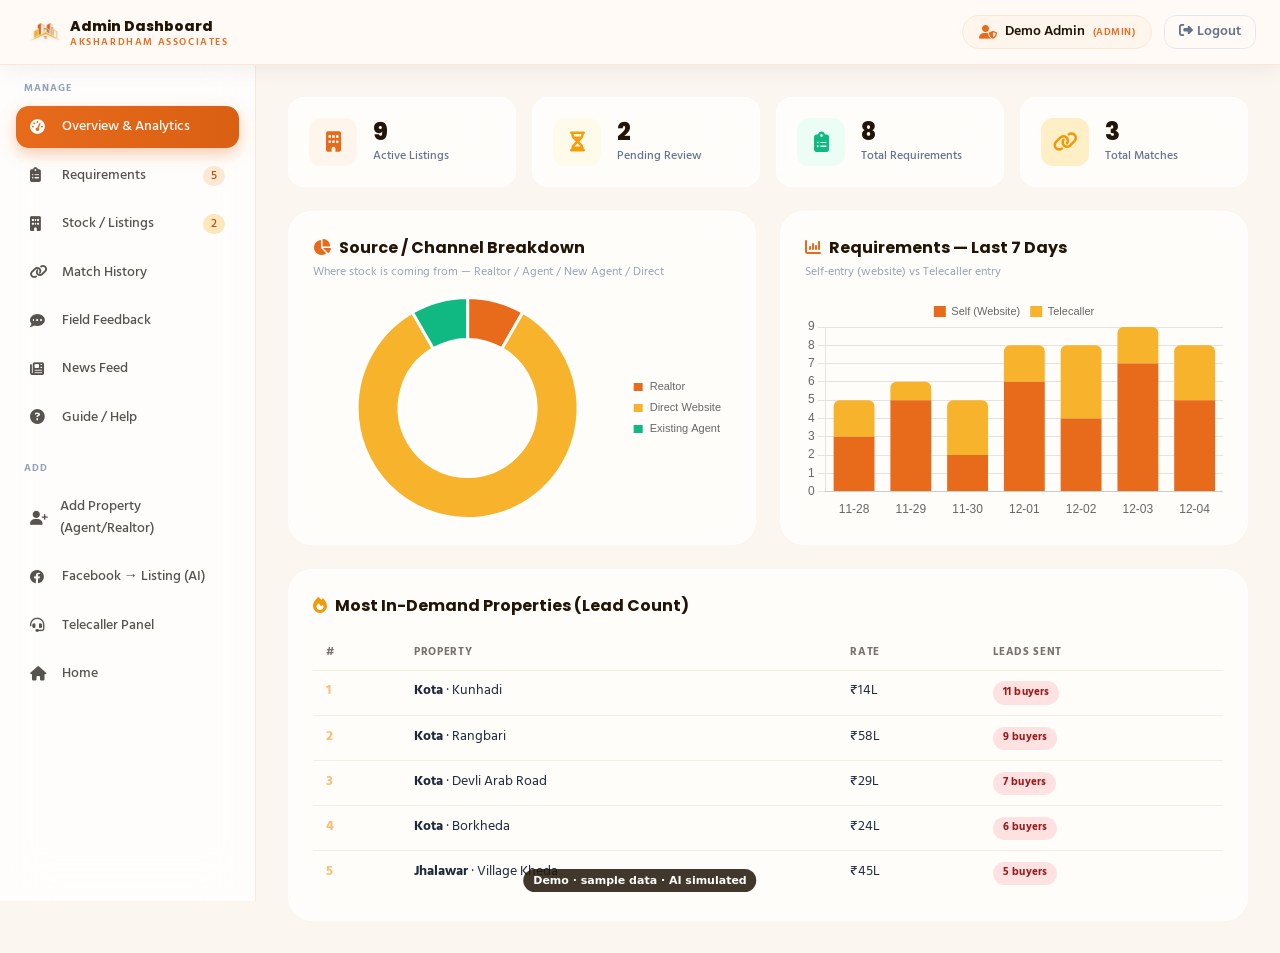
<file: spb-demo/login.html>
<!DOCTYPE html>
<html lang="en">
<head>
  <meta charset="UTF-8">
  <script src="demo/mock.js"></script>
  <meta name="viewport" content="width=device-width, initial-scale=1.0">
  <title>Team Login — Akshardham Associates</title>
  <link rel="icon" type="image/png" href="static/favicon.png">
  
  <link href="https://fonts.googleapis.com/css2?family=Poppins:wght@400;600;700;800&family=Hind:wght@400;500;600&display=swap" rel="stylesheet">
  <link href="static/vendor/fa/css/all.min.css" rel="stylesheet">
  <link href="static/style.css" rel="stylesheet">
  <link rel="stylesheet" href="static/vendor/tw.css">
</head>
<body class="font-body min-h-screen hero-bg flex items-center justify-center px-4">
  <div class="hero-blob blob-1"></div>
  <div class="hero-blob blob-2"></div>

  <div class="glass-panel-strong w-full max-w-md p-8 relative z-10" style="animation: modalUp .4s cubic-bezier(.34,1.4,.64,1)">
    <a href="/" class="absolute top-4 left-4 text-xs text-stone-400 hover:text-brand-600 transition"><i class="fas fa-arrow-left mr-1"></i>Website</a>
    <div class="text-center mb-7 mt-2">
      <img src="static/logo.png" alt="Akshardham Associates" class="h-16 w-auto mx-auto mb-3">
      <h1 class="font-head font-extrabold text-2xl text-brand-900">Team Login</h1>
      <p class="text-sm text-stone-500 mt-1">Telecaller &amp; Admin panel — Smart Buyer Network</p>
    </div>

    <form id="login-form" class="space-y-4">
      <div class="field"><label>Registered Mobile</label><input name="phone" required inputmode="numeric" maxlength="10" placeholder="10-digit number" autocomplete="username"></div>
      <div class="field"><label>Password</label><input name="password" type="password" required placeholder="••••••••" autocomplete="current-password"></div>
      <button type="submit" class="btn-depth w-full bg-gradient-to-r from-brand-600 to-brand-500 text-white font-bold py-3.5 rounded-2xl shadow-lg shadow-brand-500/30">
        <span class="submit-label"><i class="fas fa-right-to-bracket mr-2"></i>Login</span>
      </button>
      <p id="login-msg" class="hidden text-center text-sm font-medium rounded-xl p-3 bg-red-50 text-red-600 border border-red-200"></p>
    </form>
  </div>

  <script>
    const form = document.getElementById('login-form')
    form.addEventListener('submit', async e => {
      e.preventDefault()
      const btn = form.querySelector('button[type=submit]')
      const body = Object.fromEntries(new FormData(form).entries())
      btn.disabled = true
      btn.querySelector('.submit-label').innerHTML = '<i class="fas fa-circle-notch fa-spin mr-2"></i>Checking…'
      try {
        const res = await fetch('/api/auth/login', { method: 'POST', headers: { 'Content-Type': 'application/json' }, body: JSON.stringify(body) })
        const data = await res.json()
        if (!res.ok) throw new Error(data.error || 'Login failed')
        location.href = data.user.role === 'admin' ? 'dashboard.html' : 'telecaller.html'
      } catch (err) {
        const msg = document.getElementById('login-msg')
        msg.textContent = err.message
        msg.classList.remove('hidden')
        btn.disabled = false
        btn.querySelector('.submit-label').innerHTML = '<i class="fas fa-right-to-bracket mr-2"></i>Login'
      }
    })
    // already logged in? go straight to panel
    fetch('/api/auth/me').then(r => r.json()).then(d => {
      if (d.user) location.href = d.user.role === 'admin' ? 'dashboard.html' : 'telecaller.html'
    })
  </script>
</body>
</html>
</file>
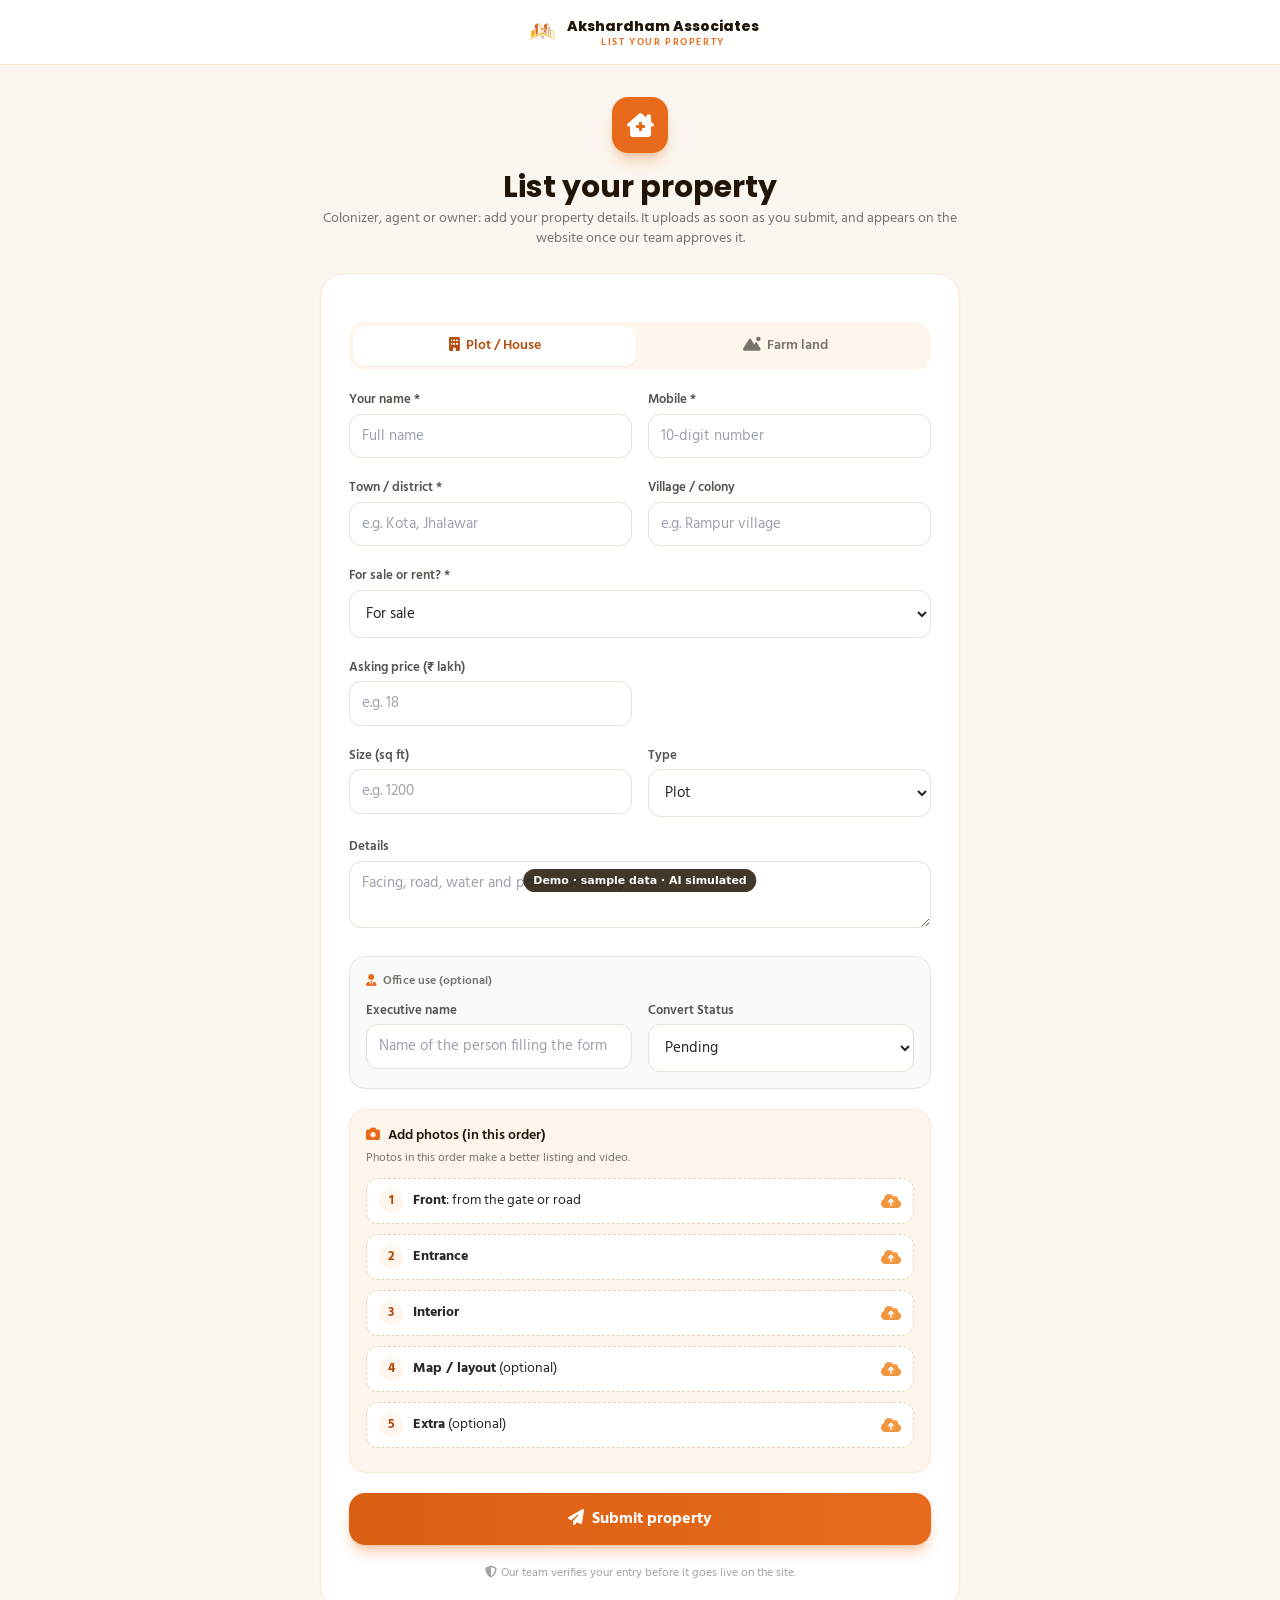
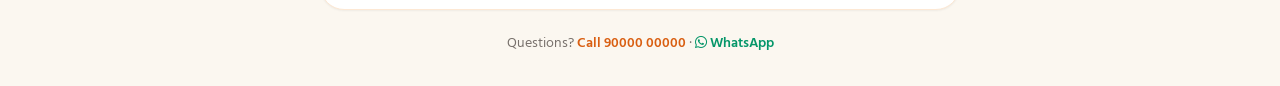
<file: spb-demo/sell.html>
<!DOCTYPE html>
<html lang="hi">
<head>
  <meta charset="UTF-8">
  <script src="demo/mock.js"></script>
  <meta name="viewport" content="width=device-width, initial-scale=1.0">
  <title>List your property — Akshardham Associates</title>
  <meta name="description" content="Add your property details. Our team verifies them and activates the listing.">
  <link rel="icon" type="image/png" href="static/favicon.png">
  
  <link href="https://fonts.googleapis.com/css2?family=Poppins:wght@400;600;700;800&family=Hind:wght@400;500;600;700&display=swap" rel="stylesheet">
  <link href="static/vendor/fa/css/all.min.css" rel="stylesheet">
  <style>
    .field label{display:block;font-size:13px;font-weight:600;color:#57534e;margin-bottom:4px}
    .field input,.field select,.field textarea{width:100%;border:1px solid #e7e0d5;border-radius:12px;padding:10px 12px;font-size:15px;background:#fff}
    .field input:focus,.field select:focus,.field textarea:focus{outline:none;border-color:#F0973F;box-shadow:0 0 0 3px #FEF5EC}
    .photo-slot{display:flex;align-items:center;gap:10px;border:1px dashed #e7cfae;border-radius:12px;padding:10px 12px;cursor:pointer;background:#fff}
    .photo-slot.has-file{border-color:#10b981;background:#f0fdf4}
    .photo-badge{width:24px;height:24px;border-radius:50%;background:#FEF5EC;color:#B44E0E;font-weight:700;display:grid;place-items:center;font-size:13px;flex:0 0 auto}
    .photo-slot input[type=file]{display:none}
  </style>
  <link rel="stylesheet" href="static/vendor/tw.css">
</head>
<body class="font-body bg-[#FBF7F0] text-stone-800 min-h-screen">
  <header class="bg-white/90 backdrop-blur border-b border-brand-100">
    <div class="max-w-2xl mx-auto px-4 h-16 flex items-center justify-center gap-2.5">
      <img src="static/logo-icon.png" class="w-9 h-9 object-contain" alt="">
      <span class="leading-tight text-center">
        <span class="block font-head font-extrabold text-sm text-brand-900">Akshardham Associates</span>
        <span class="block text-[10px] tracking-[0.16em] uppercase text-brand-500 font-semibold">List Your Property</span>
      </span>
    </div>
  </header>

  <main class="max-w-2xl mx-auto px-4 py-8">
    <div class="text-center mb-6">
      <div class="w-14 h-14 mx-auto rounded-2xl bg-brand-500 text-white grid place-items-center text-2xl shadow-lg shadow-brand-500/30"><i class="fas fa-house-chimney-medical"></i></div>
      <h1 class="font-head text-2xl sm:text-3xl font-bold text-brand-900 mt-4">List your property</h1>
      <p class="text-stone-500 mt-1 text-sm">Colonizer, agent or owner: add your property details. It uploads as soon as you submit, and appears on the website once our team approves it.</p>
    </div>

    <form id="form-sell" class="bg-white rounded-3xl shadow-sm border border-brand-100 p-5 sm:p-7 space-y-5" novalidate>
      <input type="text" name="website" tabindex="-1" autocomplete="off" class="hidden" aria-hidden="true">
      <input type="hidden" name="property_kind" id="property_kind" value="plot">
      <div class="grid grid-cols-2 gap-2 p-1 bg-brand-50 rounded-2xl">
        <button type="button" id="tab-plot" onclick="setSellTab('plot')" class="py-2.5 rounded-xl font-semibold text-sm transition"><i class="fas fa-building mr-1.5"></i>Plot / House</button>
        <button type="button" id="tab-zameen" onclick="setSellTab('zameen')" class="py-2.5 rounded-xl font-semibold text-sm transition"><i class="fas fa-mountain-sun mr-1.5"></i>Farm land</button>
      </div>
      <div class="grid sm:grid-cols-2 gap-4">
        <div class="field"><label>Your name *</label><input name="seller_name" required placeholder="Full name"></div>
        <div class="field"><label>Mobile *</label><input name="mobile" required inputmode="numeric" maxlength="10" placeholder="10-digit number"></div>
      </div>
      <div class="grid sm:grid-cols-2 gap-4">
        <div class="field"><label>Town / district *</label><input name="location" required placeholder="e.g. Kota, Jhalawar"></div>
        <div class="field"><label>Village / colony</label><input name="colony" placeholder="e.g. Rampur village"></div>
      </div>
      <div class="field"><label>For sale or rent? *</label>
        <select name="txn" id="sell-txn" required onchange="toggleRent()"><option value="sale">For sale</option><option value="rent">For rent</option></select>
      </div>
      <!-- Price (both tabs) -->
      <div class="grid grid-cols-2 gap-4">
        <div class="field" id="sell-sale-price"><label>Asking price (₹ lakh)</label><input name="rate_lakh" type="number" min="0" step="0.5" placeholder="e.g. 18"></div>
        <div class="field hidden" id="sell-rent-price"><label>Monthly rent (₹)</label><input name="rent_monthly" type="number" min="0" placeholder="e.g. 12000"></div>
      </div>
      <!-- PLOT / MAKAN fields -->
      <div id="plot-fields">
        <div class="grid grid-cols-2 gap-4">
          <div class="field"><label>Size (sq ft)</label><input name="size_sqyd" type="number" min="0" placeholder="e.g. 1200"></div>
          <div class="field"><label>Type</label>
            <select name="type"><option>Plot</option><option>Makan</option><option>Farm House</option><option>Commercial Plot</option></select>
          </div>
        </div>
      </div>
      <!-- ZAMEEN / LAND fields -->
      <div id="zameen-fields" class="hidden">
        <div class="grid sm:grid-cols-3 gap-4">
          <div class="field"><label>Khasra no.</label><input name="khasra_no" placeholder="e.g. 123/4"></div>
          <div class="field"><label>Khata no.</label><input name="khata_no" placeholder="e.g. 56"></div>
          <div class="field"><label>Land area (rakba)</label><input name="rakba" placeholder="e.g. 2 bigha 10 biswa"></div>
        </div>
        <p class="text-xs text-stone-400 mt-2"><i class="fas fa-circle-info mr-1"></i>Enter the village name in "Village / colony" above.</p>
      </div>
      <div class="field"><label>Details</label><textarea name="description" rows="2" placeholder="Facing, road, water and power, boundary wall…"></textarea></div>

      <div class="rounded-2xl bg-stone-50 border border-stone-200 p-4 grid sm:grid-cols-2 gap-4">
        <p class="sm:col-span-2 text-xs font-semibold text-stone-500 -mb-1"><i class="fas fa-user-tie mr-1.5 text-brand-500"></i>Office use (optional)</p>
        <div class="field"><label>Executive name</label><input name="executive_name" placeholder="Name of the person filling the form"></div>
        <div class="field"><label>Convert Status</label>
          <select name="convert_status" id="sell-convert" onchange="sellConvertChanged()"><option value="pending">Pending</option><option value="convert">Convert</option><option value="non_convert">Non-convert</option></select>
        </div>
        <div class="field hidden sm:col-span-2" id="sell-convert-date-wrap"><label>Convert / non-convert date</label><input name="convert_date" type="date"></div>
      </div>

      <div class="rounded-2xl bg-brand-50 border border-brand-100 p-4">
        <h4 class="font-semibold text-brand-900 text-sm mb-1"><i class="fas fa-camera mr-2 text-brand-500"></i>Add photos (in this order)</h4>
        <p class="text-xs text-stone-500 mb-3">Photos in this order make a better listing and video.</p>
        <div class="space-y-2.5">
          <label class="photo-slot"><span class="photo-badge">1</span><span class="flex-1 text-sm"><b>Front</b>: from the gate or road</span><input type="file" name="front" accept="image/*" class="photo-input"><i class="fas fa-cloud-arrow-up text-brand-400"></i></label>
          <label class="photo-slot"><span class="photo-badge">2</span><span class="flex-1 text-sm"><b>Entrance</b></span><input type="file" name="entrance" accept="image/*" class="photo-input"><i class="fas fa-cloud-arrow-up text-brand-400"></i></label>
          <label class="photo-slot"><span class="photo-badge">3</span><span class="flex-1 text-sm"><b>Interior</b></span><input type="file" name="room" accept="image/*" class="photo-input"><i class="fas fa-cloud-arrow-up text-brand-400"></i></label>
          <label class="photo-slot"><span class="photo-badge">4</span><span class="flex-1 text-sm"><b>Map / layout</b> (optional)</span><input type="file" name="extra1" accept="image/*" class="photo-input"><i class="fas fa-cloud-arrow-up text-brand-400"></i></label>
          <label class="photo-slot"><span class="photo-badge">5</span><span class="flex-1 text-sm"><b>Extra</b> (optional)</span><input type="file" name="extra2" accept="image/*" class="photo-input"><i class="fas fa-cloud-arrow-up text-brand-400"></i></label>
        </div>
        <p id="sell-files" class="text-xs text-brand-600 mt-2"></p>
      </div>

      <button type="submit" class="w-full bg-gradient-to-r from-brand-600 to-brand-500 text-white font-bold py-3.5 rounded-2xl shadow-lg shadow-brand-500/30">
        <span class="submit-label"><i class="fas fa-paper-plane mr-2"></i>Submit property</span>
      </button>
      <p id="sell-msg" class="hidden text-center text-sm font-medium rounded-xl p-3"></p>
      <p class="text-center text-xs text-stone-400"><i class="fas fa-shield-halved mr-1"></i>Our team verifies your entry before it goes live on the site.</p>
    </form>

    <p class="text-center text-sm text-stone-500 mt-6">Questions? <a href="tel:+910000000000" class="text-brand-600 font-semibold">Call 90000 00000</a> · <a href="https://wa.me/910000000000" target="_blank" class="text-emerald-600 font-semibold"><i class="fab fa-whatsapp"></i> WhatsApp</a></p>
  </main>

  <script>
    const $ = s => document.querySelector(s)
    const esc = s => String(s ?? '').replace(/[&<>"']/g, c => ({ '&':'&amp;','<':'&lt;','>':'&gt;','"':'&quot;',"'":'&#39;' }[c]))
    function toggleRent(){ const rent = document.getElementById('sell-txn').value === 'rent'; document.getElementById('sell-rent-price').classList.toggle('hidden', !rent); document.getElementById('sell-sale-price').classList.toggle('hidden', rent); }
    function setSellTab(kind){
      document.getElementById('property_kind').value = kind
      const plot = kind === 'plot'
      document.getElementById('plot-fields').classList.toggle('hidden', !plot)
      document.getElementById('zameen-fields').classList.toggle('hidden', plot)
      const base = 'py-2.5 rounded-xl font-semibold text-sm transition '
      const active = 'bg-white text-brand-700 shadow-sm', idle = 'text-stone-500'
      document.getElementById('tab-plot').className = base + (plot ? active : idle)
      document.getElementById('tab-zameen').className = base + (plot ? idle : active)
    }
    setSellTab('plot')
    function sellConvertChanged(){
      const v = document.getElementById('sell-convert').value, wrap = document.getElementById('sell-convert-date-wrap'), inp = wrap.querySelector('input')
      const show = v !== 'pending'
      wrap.classList.toggle('hidden', !show)
      if (show && !inp.value) inp.value = new Date().toISOString().slice(0,10)
      if (!show) inp.value = ''
    }
    const sellForm = $('#form-sell')
    sellForm.addEventListener('change', e => {
      if (!e.target.matches('.photo-input')) return
      e.target.closest('.photo-slot').classList.toggle('has-file', e.target.files.length > 0)
      const n = [...sellForm.querySelectorAll('.photo-input')].filter(i => i.files.length).length
      $('#sell-files').textContent = n ? `✓ ${n} photo(s) selected` : ''
    })
    sellForm.addEventListener('submit', async e => {
      e.preventDefault()
      const msg = $('#sell-msg'), btn = sellForm.querySelector('button[type=submit]')
      const fd = new FormData(sellForm)
      fd.set('is_public', '1')   // default public; admin still reviews (pending) before it goes live
      if (fd.get('property_kind') === 'zameen') fd.set('type', 'Agricultural Land')   // land has no plot-type dropdown
      if (!/^\d{10}$/.test(fd.get('mobile') || '')) { msg.className = 'text-center text-sm font-medium rounded-xl p-3 bg-red-50 text-red-600 border border-red-200'; msg.textContent = 'The mobile number must be 10 digits'; msg.classList.remove('hidden'); return }
      btn.disabled = true; btn.querySelector('.submit-label').innerHTML = '<i class="fas fa-circle-notch fa-spin mr-2"></i>Sending…'
      try {
        const res = await fetch('/api/stock', { method: 'POST', body: fd })
        const data = await res.json()
        if (!res.ok) throw new Error(data.error || 'Something went wrong')
        sellForm.reset()
        document.querySelectorAll('.photo-slot').forEach(s => s.classList.remove('has-file'))
        $('#sell-files').textContent = ''
        msg.className = 'text-center text-sm font-medium rounded-xl p-4 bg-emerald-50 text-emerald-700 border border-emerald-200'
        msg.innerHTML = `<i class="fas fa-circle-check mr-1"></i>${esc(data.message || 'Your property has been received. Our team will verify and activate it.')}<br><span class="text-xs font-normal">Ref #STK-${data.id}</span>`
        msg.classList.remove('hidden')
        msg.scrollIntoView({ behavior: 'smooth', block: 'center' })
      } catch (err) {
        msg.className = 'text-center text-sm font-medium rounded-xl p-3 bg-red-50 text-red-600 border border-red-200'
        msg.textContent = err.message; msg.classList.remove('hidden')
      } finally {
        btn.disabled = false; btn.querySelector('.submit-label').innerHTML = '<i class="fas fa-paper-plane mr-2"></i>Submit property'
      }
    })
  </script>
</body>
</html>
</file>
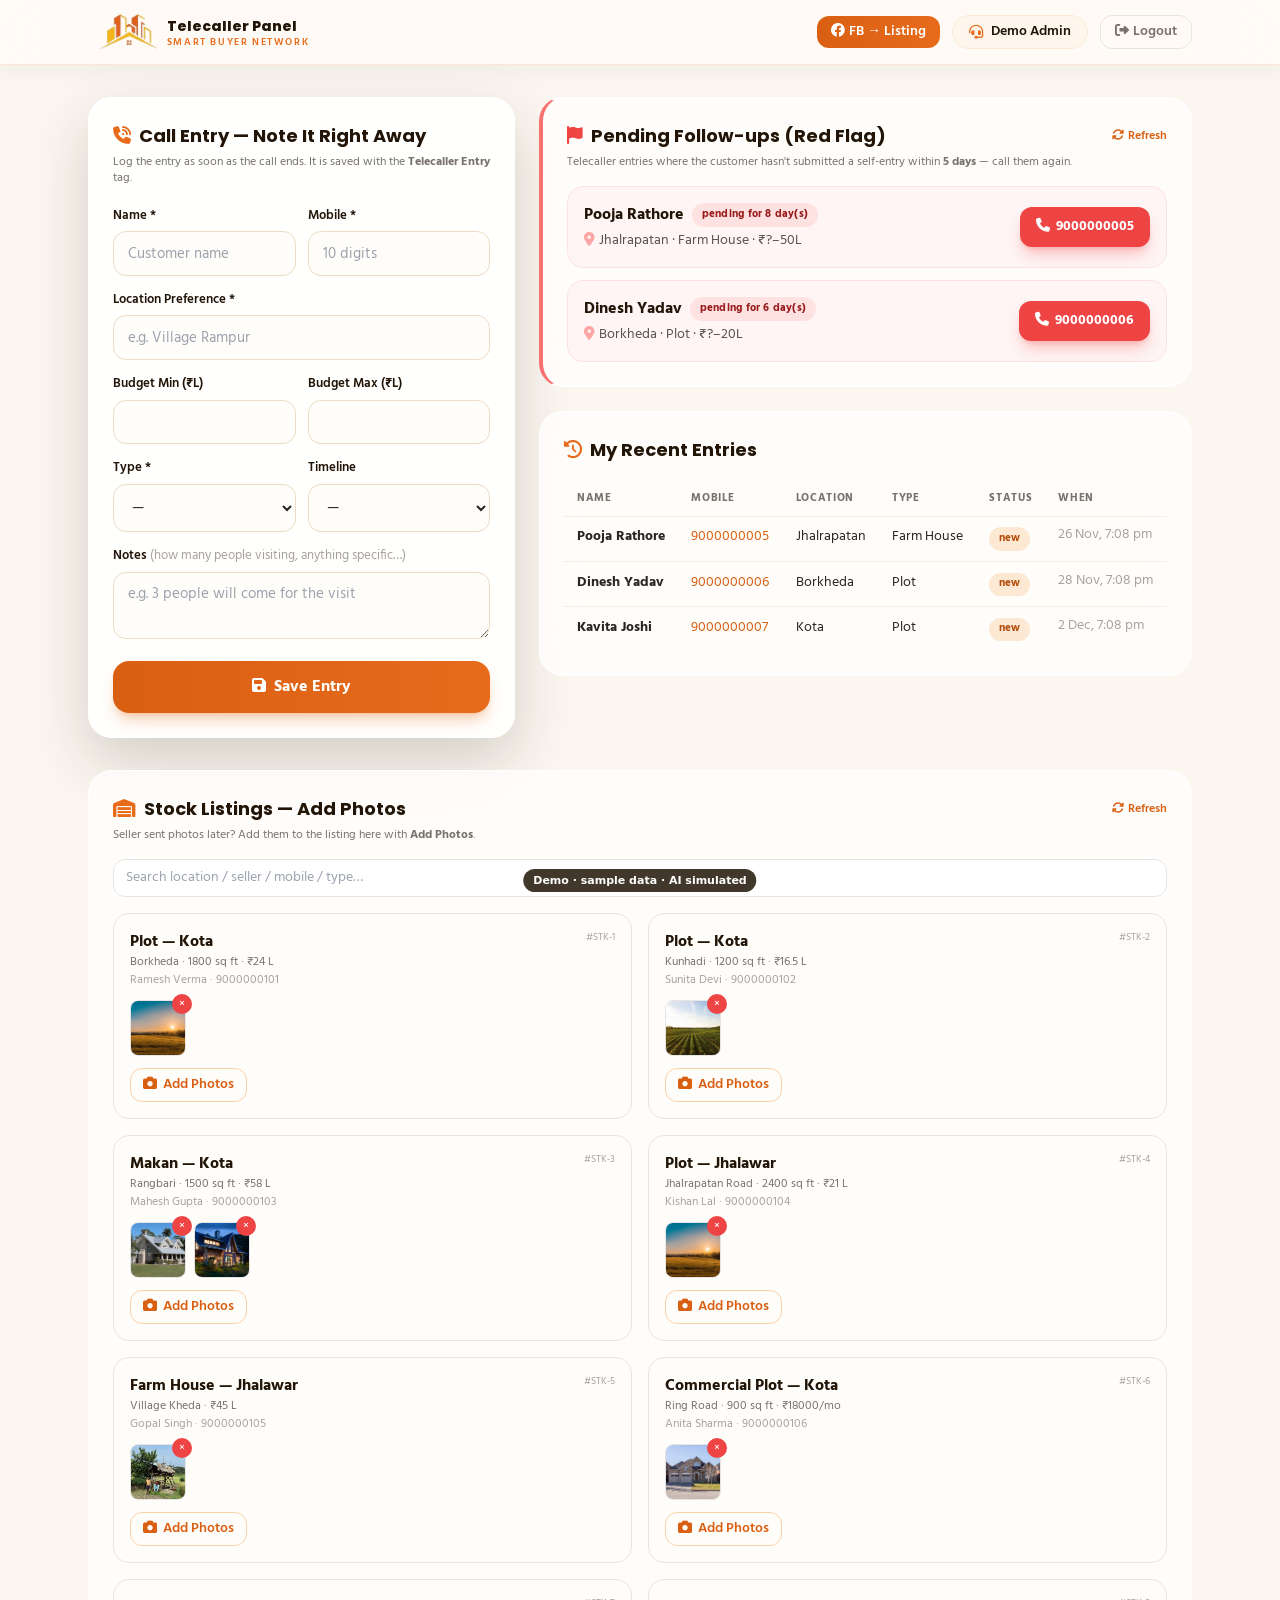
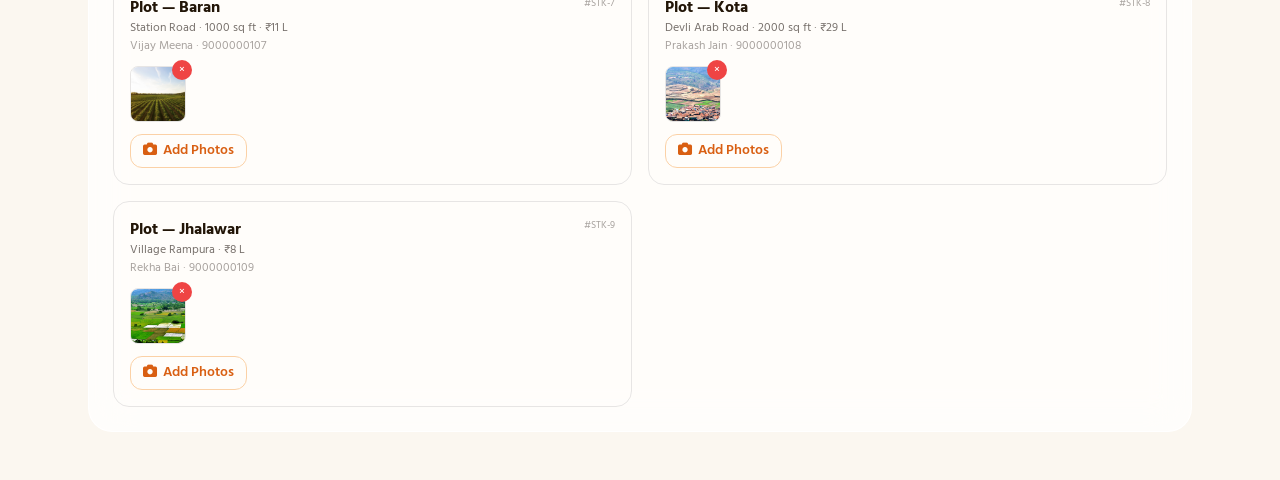
<file: spb-demo/telecaller.html>
<!DOCTYPE html>
<html lang="en">
<head>
  <meta charset="UTF-8">
  <script src="demo/mock.js"></script>
  <meta name="viewport" content="width=device-width, initial-scale=1.0">
  <title>Telecaller Panel — Smart Buyer Network</title>
  <link rel="icon" type="image/png" href="static/favicon.png">
  
  <link href="https://fonts.googleapis.com/css2?family=Poppins:wght@400;600;700;800&family=Hind:wght@400;500;600&display=swap" rel="stylesheet">
  <link href="static/vendor/fa/css/all.min.css" rel="stylesheet">
  <link href="static/style.css" rel="stylesheet">
  <link rel="stylesheet" href="static/vendor/tw.css">
</head>
<body class="font-body bg-[#FBF7F0] text-stone-800 min-h-screen">

  <header class="glass-nav sticky top-0 z-40">
    <div class="max-w-6xl mx-auto px-4 sm:px-6 flex items-center justify-between h-16">
      <div class="flex items-center gap-2.5">
        <img src="static/logo-icon.png" alt="logo" class="h-9 w-auto">
        <span class="leading-tight">
          <span class="block font-head font-extrabold text-sm text-brand-900">Telecaller Panel</span>
          <span class="block text-[10px] tracking-[0.16em] uppercase text-brand-500 font-semibold">Smart Buyer Network</span>
        </span>
      </div>
      <div class="flex items-center gap-3">
        <a href="capture.html" class="btn-depth text-sm font-semibold text-white bg-gradient-to-r from-brand-600 to-brand-500 rounded-xl px-3.5 py-1.5"><i class="fab fa-facebook mr-1"></i>FB → Listing</a>
        <span id="user-chip" class="hidden sm:flex items-center gap-2 text-sm font-semibold text-brand-900 bg-brand-50 border border-brand-100 rounded-full px-4 py-1.5"></span>
        <button onclick="logout()" class="btn-depth text-sm font-semibold text-stone-500 hover:text-red-500 border border-stone-200 rounded-xl px-3.5 py-1.5"><i class="fas fa-right-from-bracket mr-1"></i>Logout</button>
      </div>
    </div>
  </header>

  <main class="max-w-6xl mx-auto px-4 sm:px-6 py-8 grid lg:grid-cols-5 gap-6 items-start">

    <!-- quick entry form -->
    <section class="lg:col-span-2 glass-panel-strong p-6 lg:sticky lg:top-24">
      <h2 class="font-head font-bold text-lg text-brand-900"><i class="fas fa-phone-volume text-brand-500 mr-2"></i>Call Entry — Note It Right Away</h2>
      <p class="text-xs text-stone-500 mt-1 mb-5">Log the entry as soon as the call ends. It is saved with the <b>Telecaller Entry</b> tag.</p>
      <form id="form-tele" class="space-y-3.5">
        <div class="grid grid-cols-2 gap-3">
          <div class="field"><label>Name *</label><input name="name" required placeholder="Customer name"></div>
          <div class="field"><label>Mobile *</label><input name="mobile" required inputmode="numeric" maxlength="10" placeholder="10 digits"></div>
        </div>
        <div class="field"><label>Location Preference *</label><input name="location" required placeholder="e.g. Village Rampur"></div>
        <div class="grid grid-cols-2 gap-3">
          <div class="field"><label>Budget Min (₹L)</label><input name="budget_min" type="number" min="0"></div>
          <div class="field"><label>Budget Max (₹L)</label><input name="budget_max" type="number" min="0"></div>
        </div>
        <div class="grid grid-cols-2 gap-3">
          <div class="field"><label>Type *</label><select name="type" required><option value="">—</option><option>Plot</option><option>Makan</option><option>Farm House</option><option>Commercial Plot</option></select></div>
          <div class="field"><label>Timeline</label><select name="timeline"><option value="">—</option><option>Immediate</option><option>Within 1 month</option><option>Within 3 months</option><option>Within 6 months</option><option>Within a year</option></select></div>
        </div>
        <div class="field"><label>Notes <span class="text-stone-400 font-normal">(how many people visiting, anything specific…)</span></label><textarea name="notes" rows="2" placeholder="e.g. 3 people will come for the visit"></textarea></div>
        <button class="btn-depth w-full bg-gradient-to-r from-brand-600 to-brand-500 text-white font-bold py-3.5 rounded-2xl shadow-lg shadow-brand-500/30">
          <i class="fas fa-floppy-disk mr-2"></i>Save Entry
        </button>
      </form>
    </section>

    <div class="lg:col-span-3 space-y-6">
      <!-- red flags -->
      <section class="glass-panel rounded-3xl p-6 border-l-4 !border-l-red-400">
        <div class="flex items-center justify-between mb-1">
          <h2 class="font-head font-bold text-lg text-brand-900"><i class="fas fa-flag text-red-500 mr-2"></i>Pending Follow-ups (Red Flag)</h2>
          <button onclick="loadRedFlags()" class="text-xs text-brand-600 font-semibold hover:underline"><i class="fas fa-rotate mr-1"></i>Refresh</button>
        </div>
        <p class="text-xs text-stone-500 mb-4">Telecaller entries where the customer hasn't submitted a self-entry within <b>5 days</b> — call them again.</p>
        <div id="redflag-list" class="space-y-3"></div>
      </section>

      <!-- my recent entries -->
      <section class="glass-panel rounded-3xl p-6">
        <h2 class="font-head font-bold text-lg text-brand-900 mb-4"><i class="fas fa-clock-rotate-left text-brand-500 mr-2"></i>My Recent Entries</h2>
        <div class="overflow-x-auto">
          <table class="mini-table w-full">
            <thead><tr><th>Name</th><th>Mobile</th><th>Location</th><th>Type</th><th>Status</th><th>When</th></tr></thead>
            <tbody id="my-entries"></tbody>
          </table>
        </div>
      </section>
    </div>
  </main>

  <!-- Stock Listings — view + add photos -->
  <section class="max-w-6xl mx-auto px-4 sm:px-6 pb-12">
    <div class="glass-panel rounded-3xl p-6">
      <div class="flex items-center justify-between mb-1">
        <h2 class="font-head font-bold text-lg text-brand-900"><i class="fas fa-warehouse text-brand-500 mr-2"></i>Stock Listings — Add Photos</h2>
        <button onclick="loadListings()" class="text-xs text-brand-600 font-semibold hover:underline"><i class="fas fa-rotate mr-1"></i>Refresh</button>
      </div>
      <p class="text-xs text-stone-500 mb-4">Seller sent photos later? Add them to the listing here with <b>Add Photos</b>.</p>
      <input id="tele-search" oninput="filterListings(this.value)" placeholder="Search location / seller / mobile / type…" class="w-full mb-4 border border-stone-200 rounded-xl px-3 py-2 text-sm">
      <div id="listing-grid" class="grid sm:grid-cols-2 gap-4"></div>
    </div>
  </section>
  <input id="tele-photo-input" type="file" accept="image/*" multiple class="hidden">

  <script>
    const $ = s => document.querySelector(s)
    const esc = s => String(s ?? '').replace(/[&<>"']/g, c => ({ '&': '&amp;', '<': '&lt;', '>': '&gt;', '"': '&quot;', "'": '&#39;' }[c]))
    const fmtDate = iso => { try { return new Date((iso || '').replace(' ', 'T') + 'Z').toLocaleString('en-IN', { day: 'numeric', month: 'short', hour: 'numeric', minute: '2-digit' }) } catch { return iso } }
    function toast(msg, kind = 'ok') {
      let wrap = $('#toast-wrap')
      if (!wrap) { wrap = document.createElement('div'); wrap.id = 'toast-wrap'; document.body.appendChild(wrap) }
      const t = document.createElement('div')
      t.className = `toast ${kind}`
      t.innerHTML = `<i class="fas ${kind === 'ok' ? 'fa-circle-check' : 'fa-circle-exclamation'}"></i><span>${msg}</span>`
      wrap.appendChild(t)
      setTimeout(() => { t.style.opacity = '0'; t.style.transition = 'opacity .3s'; setTimeout(() => t.remove(), 350) }, 4200)
    }
    const api = async (url, opts) => {
      const res = await fetch(url, opts)
      const data = await res.json().catch(() => ({}))
      if (res.status === 401 || res.status === 403) { location.href = 'login.html'; throw new Error('auth') }
      if (!res.ok) throw new Error(data.error || 'Request failed')
      return data
    }
    async function logout() { await fetch('/api/auth/logout', { method: 'POST' }); location.href = 'login.html' }

    ;(async () => {
      const { user } = await fetch('/api/auth/me').then(r => r.json()).catch(() => ({}))
      if (!user) { location.href = 'login.html'; return }
      if (user.huddle_only) { location.href = 'huddle.html'; return }
      $('#user-chip').innerHTML = `<i class="fas fa-headset text-brand-500"></i>${esc(user.name)}`
      loadRedFlags(); loadMine(); loadListings()
    })()

    let LISTINGS = []
    async function loadListings() {
      try { const { items } = await api('/api/admin/stock?status=active'); LISTINGS = items || []; renderListings(LISTINGS) }
      catch (err) { if (err.message !== 'auth') toast(err.message, 'err') }
    }
    const photoUrls = s => (s.photos || []).map(p => typeof p === 'string' ? p : p.url).filter(Boolean)
    function photosHTML(id, urls) {
      return urls.length
        ? urls.map(u => `<div class="relative"><img src="${u}" class="w-14 h-14 object-cover rounded-lg border border-stone-200"><button type="button" title="Remove" onclick="teleRemovePhoto(${id},'${u}')" class="absolute -top-1.5 -right-1.5 w-5 h-5 bg-red-500 text-white rounded-full text-xs leading-none grid place-items-center">&times;</button></div>`).join('')
        : '<span class="text-xs text-stone-400">No photos yet</span>'
    }
    function renderListings(items) {
      const g = $('#listing-grid'); if (!g) return
      g.innerHTML = items.length ? items.map(s => {
        const price = s.txn === 'rent' ? (s.rent_monthly ? '₹' + s.rent_monthly + '/mo' : 'Rent on request') : (s.rate_lakh ? '₹' + s.rate_lakh + ' L' : 'Price on request')
        return `<div class="border border-stone-200 rounded-2xl p-4">
          <div class="flex items-start justify-between gap-2">
            <div><b class="text-brand-900">${esc(s.type)} — ${esc(s.location)}</b>
              <div class="text-xs text-stone-500">${esc(s.colony || '')}${s.size_sqyd ? ' · ' + s.size_sqyd + ' sq ft' : ''} · ${price}</div>
              <div class="text-xs text-stone-400 mt-0.5">${esc(s.seller_name || '')}${s.mobile ? ' · ' + esc(s.mobile) : ''}</div>
            </div>
            <span class="text-[10px] text-stone-400 whitespace-nowrap">#STK-${s.id}</span>
          </div>
          <div class="flex flex-wrap gap-2 mt-3" id="tl-ph-${s.id}">${photosHTML(s.id, photoUrls(s))}</div>
          <button onclick="teleAddPhotos(${s.id})" class="mt-3 text-sm font-semibold text-brand-600 border border-brand-200 rounded-xl px-3 py-1.5 hover:bg-brand-50"><i class="fas fa-camera mr-1.5"></i>Add Photos</button>
          <span class="text-xs text-stone-400 ml-2" id="tl-st-${s.id}"></span>
        </div>`
      }).join('') : '<div class="text-center text-stone-400 py-6 sm:col-span-2">No listings yet.</div>'
    }
    function filterListings(q) {
      q = (q || '').toLowerCase().trim()
      renderListings(!q ? LISTINGS : LISTINGS.filter(s => [s.location, s.colony, s.seller_name, s.mobile, s.type].some(v => String(v || '').toLowerCase().includes(q))))
    }
    let _teleTarget = null
    function teleAddPhotos(id) { _teleTarget = id; const inp = $('#tele-photo-input'); inp.value = ''; inp.click() }
    $('#tele-photo-input').addEventListener('change', async e => {
      const files = e.target.files, id = _teleTarget
      if (!files || !files.length || !id) return
      const fd = new FormData(); for (const f of files) fd.append('photos', f)
      const st = $('#tl-st-' + id); if (st) st.textContent = 'Uploading…'
      try {
        const r = await api(`/api/admin/stock/${id}/photos`, { method: 'POST', body: fd })
        const s = LISTINGS.find(x => x.id === id); if (s) s.photos = r.photos
        const box = $('#tl-ph-' + id); if (box) box.innerHTML = photosHTML(id, (r.photos || []).map(p => typeof p === 'string' ? p : p.url))
        if (st) st.textContent = r.added ? r.added + ' added ✓' : ''
        toast('Photos added')
      } catch (err) { if (st) st.textContent = ''; toast(err.message, 'err') }
    })
    async function teleRemovePhoto(id, url) {
      try {
        const r = await api(`/api/admin/stock/${id}/photos`, { method: 'DELETE', headers: { 'Content-Type': 'application/json' }, body: JSON.stringify({ url }) })
        const s = LISTINGS.find(x => x.id === id); if (s) s.photos = r.photos
        const box = $('#tl-ph-' + id); if (box) box.innerHTML = photosHTML(id, (r.photos || []).map(p => typeof p === 'string' ? p : p.url))
      } catch (err) { toast(err.message, 'err') }
    }

    async function loadRedFlags() {
      const { items } = await api('/api/tele/redflags')
      $('#redflag-list').innerHTML = items.length ? items.map(r => `
        <div class="bg-red-50/70 border border-red-100 rounded-2xl p-4 flex flex-wrap items-center gap-3">
          <div class="flex-1 min-w-[200px]">
            <div class="flex items-center gap-2">
              <b class="text-brand-900">${esc(r.name)}</b>
              <span class="badge badge-red">pending for ${r.days_waiting} day(s)</span>
            </div>
            <div class="text-sm text-stone-600 mt-1">
              <i class="fas fa-location-dot text-red-300 mr-1"></i>${esc(r.location)} · ${esc(r.type)}
              ${r.budget_max_lakh ? ' · ₹' + (r.budget_min_lakh ?? '?') + '–' + r.budget_max_lakh + 'L' : ''}
            </div>
            ${r.notes ? `<div class="text-xs text-stone-400 mt-1">${esc(r.notes)}</div>` : ''}
          </div>
          <a href="tel:${esc(r.mobile)}" class="btn-depth bg-red-500 text-white text-sm font-bold px-4 py-2.5 rounded-xl shadow-lg shadow-red-500/30">
            <i class="fas fa-phone mr-1.5"></i>${esc(r.mobile)}
          </a>
        </div>`).join('')
        : '<div class="text-center text-stone-400 py-6"><i class="fas fa-circle-check text-emerald-400 text-2xl mb-2"></i><br>No red flags — all follow-ups are clear!</div>'
    }

    async function loadMine() {
      const { items } = await api('/api/tele/my-entries')
      const badge = s => ({ new: 'badge-blue', contacted: 'badge-yellow', matched: 'badge-green', closed: 'badge-gray' }[s] || 'badge-gray')
      $('#my-entries').innerHTML = items.length ? items.map(r => `
        <tr>
          <td><b>${esc(r.name)}</b></td>
          <td><a class="text-brand-600" href="tel:${esc(r.mobile)}">${esc(r.mobile)}</a></td>
          <td>${esc(r.location)}</td>
          <td>${esc(r.type)}</td>
          <td><span class="badge ${badge(r.status)}">${r.status}</span></td>
          <td class="text-xs text-stone-400">${fmtDate(r.created_at)}</td>
        </tr>`).join('') : '<tr><td colspan="6" class="text-center text-stone-400 py-6">No entries yet.</td></tr>'
    }

    $('#form-tele').addEventListener('submit', async e => {
      e.preventDefault()
      const body = Object.fromEntries(new FormData(e.target).entries())
      if (!/^\d{10}$/.test(body.mobile || '')) return toast('Mobile number must be 10 digits', 'err')
      try {
        const r = await api('/api/tele/requirements', { method: 'POST', headers: { 'Content-Type': 'application/json' }, body: JSON.stringify(body) })
        toast(`Entry #REQ-${r.id} saved`)
        e.target.reset()
        loadMine(); loadRedFlags()
      } catch (err) { toast(err.message, 'err') }
    })
  </script>
</body>
</html>
</file>
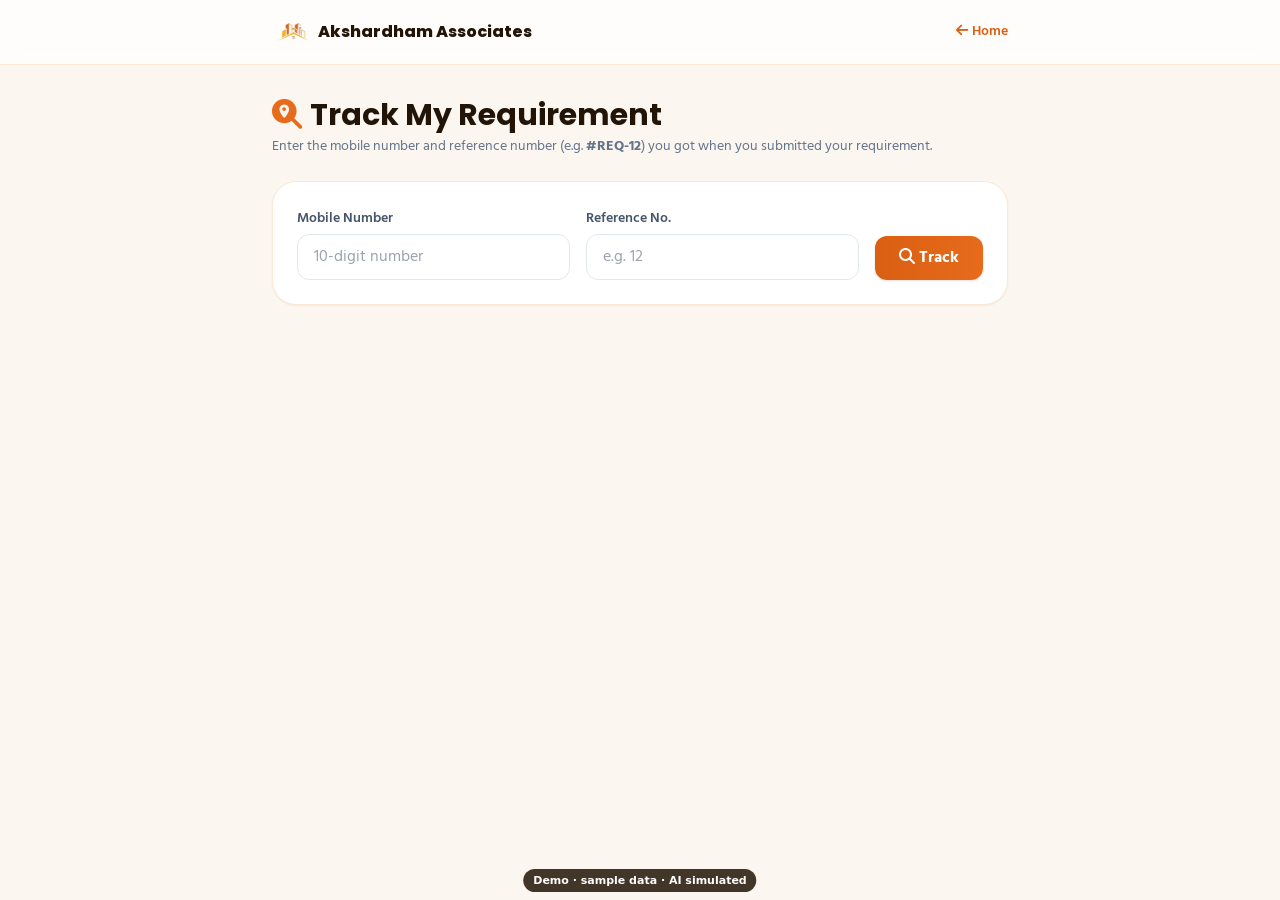
<file: spb-demo/track.html>
<!DOCTYPE html>
<html lang="en">
<head>
  <meta charset="UTF-8">
  <script src="demo/mock.js"></script>
  <meta name="viewport" content="width=device-width, initial-scale=1.0">
  <title>Track My Requirement — Akshardham Associates</title>
  <link rel="icon" type="image/png" href="static/favicon.png">
  
  <link href="https://fonts.googleapis.com/css2?family=Poppins:wght@400;600;700;800&family=Hind:wght@400;500;600&display=swap" rel="stylesheet">
  <link href="static/vendor/fa/css/all.min.css" rel="stylesheet">
  <link rel="stylesheet" href="static/vendor/tw.css">
</head>
<body class="font-body bg-[#FBF6EF] text-slate-800 min-h-screen">
  <header class="bg-white/80 backdrop-blur border-b border-brand-100 sticky top-0 z-10">
    <div class="max-w-3xl mx-auto px-4 h-16 flex items-center gap-2.5">
      <a href="/" class="flex items-center gap-2.5"><img src="static/logo-icon.png" class="w-9 h-9 object-contain" alt="">
        <span class="font-head font-extrabold text-brand-900">Akshardham Associates</span></a>
      <a href="/" class="ml-auto text-sm text-brand-600 font-semibold"><i class="fas fa-arrow-left mr-1"></i>Home</a>
    </div>
  </header>

  <main class="max-w-3xl mx-auto px-4 py-8">
    <h1 class="font-head text-2xl sm:text-3xl font-bold text-brand-900"><i class="fas fa-magnifying-glass-location text-brand-500 mr-2"></i>Track My Requirement</h1>
    <p class="text-slate-500 mt-1 mb-6 text-sm">Enter the mobile number and reference number (e.g. <b>#REQ-12</b>) you got when you submitted your requirement.</p>

    <form id="form-track" class="bg-white rounded-3xl shadow-sm border border-brand-100 p-5 sm:p-6 grid sm:grid-cols-[1fr_1fr_auto] gap-4 items-end">
      <label class="block"><span class="text-sm font-semibold text-slate-600">Mobile Number</span>
        <input name="mobile" inputmode="numeric" maxlength="10" required placeholder="10-digit number" class="mt-1 w-full rounded-xl border border-slate-200 px-4 py-2.5 focus:border-brand-400 focus:outline-none"></label>
      <label class="block"><span class="text-sm font-semibold text-slate-600">Reference No.</span>
        <input name="ref" inputmode="numeric" required placeholder="e.g. 12" class="mt-1 w-full rounded-xl border border-slate-200 px-4 py-2.5 focus:border-brand-400 focus:outline-none"></label>
      <button class="bg-gradient-to-r from-brand-600 to-brand-500 text-white font-bold px-6 py-2.5 rounded-xl shadow"><i class="fas fa-search mr-1"></i>Track</button>
    </form>

    <div id="result" class="mt-6"></div>
  </main>

  <script>
    const $ = s => document.querySelector(s)
    const esc = s => String(s ?? '').replace(/[&<>"']/g, c => ({ '&':'&amp;','<':'&lt;','>':'&gt;','"':'&quot;',"'":'&#39;' }[c]))
    const STEPS = [['new','Received'],['contacted','Contacted'],['matched','Options Sent'],['closed','Closed']]

    function statusTracker(status) {
      const idx = STEPS.findIndex(s => s[0] === status)
      return `<div class="flex items-center">${STEPS.map(([k,label],i) => `
        <div class="flex flex-col items-center flex-1">
          <div class="w-9 h-9 rounded-full grid place-items-center text-sm ${i<=idx?'bg-brand-500 text-white':'bg-slate-200 text-slate-400'}">
            ${i<idx?'<i class="fas fa-check"></i>':i===idx?'<i class="fas fa-circle-dot"></i>':(i+1)}
          </div>
          <span class="text-[11px] mt-1 text-center ${i<=idx?'text-brand-700 font-semibold':'text-slate-400'}">${label}</span>
        </div>
        ${i<STEPS.length-1?`<div class="h-0.5 flex-1 ${i<idx?'bg-brand-400':'bg-slate-200'} -mt-4"></div>`:''}`).join('')}</div>`
    }

    function matchCard(s) {
      const photo = (s.photos && s.photos[0]) ? (typeof s.photos[0]==='string'?s.photos[0]:s.photos[0].url) : null
      return `<div class="flex gap-3 bg-white rounded-2xl border border-brand-100 p-3">
        <div class="w-24 h-20 rounded-xl overflow-hidden bg-brand-50 grid place-items-center flex-shrink-0">
          ${photo?`<img src="${esc(photo)}" class="w-full h-full object-cover">`:'<i class="fas fa-map text-brand-200 text-xl"></i>'}
        </div>
        <div class="text-sm">
          <b class="text-brand-900 font-head">${esc(s.type)} — ${esc(s.colony||s.location)}</b>
          <div class="text-slate-500 text-xs mt-0.5">${esc(s.location)}</div>
          <div class="text-slate-600 mt-1">${s.size_sqyd?s.size_sqyd+' sq ft · ':''}${s.rate_lakh?'₹'+s.rate_lakh+' Lakh':'Price on request'}</div>
        </div></div>`
    }

    $('#form-track').addEventListener('submit', async e => {
      e.preventDefault()
      const box = $('#result')
      const mobile = e.target.mobile.value.trim(), ref = e.target.ref.value.trim().replace(/\D/g,'')
      box.innerHTML = '<div class="text-center text-slate-400 py-8"><i class="fas fa-circle-notch fa-spin mr-2"></i>Checking…</div>'
      try {
        const res = await fetch(`/api/track?mobile=${encodeURIComponent(mobile)}&ref=${encodeURIComponent(ref)}`)
        const d = await res.json()
        if (!res.ok) throw new Error(d.error || 'Not found')
        const r = d.requirement
        box.innerHTML = `
          <div class="bg-white rounded-3xl shadow-sm border border-brand-100 p-5 sm:p-6">
            <div class="flex flex-wrap items-center gap-2 mb-1">
              <b class="font-head text-lg text-brand-900">Hello ${esc(r.name)} ji</b>
              <span class="text-xs bg-brand-50 text-brand-700 rounded-full px-3 py-1 font-semibold">#REQ-${r.id}</span>
            </div>
            <p class="text-sm text-slate-500 mb-6">${esc(r.type)} in <b>${esc(r.location)}</b> · Budget ₹${r.budget_min_lakh??'?'}–${r.budget_max_lakh??'?'} Lakh${r.timeline?' · '+esc(r.timeline):''}</p>
            ${statusTracker(r.status)}
          </div>
          <div class="mt-6">
            <h3 class="font-head font-bold text-brand-900 mb-3"><i class="fas fa-paper-plane text-brand-500 mr-2"></i>Properties Sent to You (${d.matches.length})</h3>
            ${d.matches.length ? `<div class="space-y-3">${d.matches.map(matchCard).join('')}</div>`
              : '<div class="bg-white rounded-2xl border border-brand-100 p-6 text-center text-slate-400 text-sm">No properties sent yet — our team is working on matching your requirement. We\'ll contact you soon.</div>'}
          </div>`
      } catch (err) {
        box.innerHTML = `<div class="bg-red-50 border border-red-200 text-red-600 rounded-2xl p-4 text-center text-sm">${esc(err.message)}</div>`
      }
    })
  </script>
</body>
</html>
</file>
<file: lms-demo/styles.css>
/* Akshardham Academy — design tokens (Trust & Authority, brand navy/blue/gold) */
:root {
  --navy: #14243A; --navy-2: #1C3150; --blue: #2457C5; --blue-600: #1D47A3; --blue-50: #EEF3FD;
  --gold: #C5A15B; --gold-50: #FAF5EA;
  --bg: #F5F7FA; --surface: #FFFFFF; --text: #1B2433; --muted: #5B6576;
  --border: #E3E8EF; --border-strong: #CBD3DF;
  --ok: #047857; --ok-50: #ECFDF5; --err: #B42318; --err-50: #FEF3F2; --warn: #B45309; --warn-50: #FFFBEB;
  --r: 12px; --r-lg: 16px;
  --sh-1: 0 1px 2px rgba(16,24,40,.05), 0 1px 3px rgba(16,24,40,.07);
  --sh-2: 0 6px 16px rgba(16,24,40,.08);
  --sh-3: 0 16px 40px rgba(20,36,58,.18);
  --ease: cubic-bezier(.2,.8,.2,1); --dur: 200ms;
  --font-head: 'Lexend', 'Noto Sans Devanagari', system-ui, sans-serif;
  --font-body: 'Source Sans 3', 'Noto Sans Devanagari', system-ui, sans-serif;
}
* { box-sizing: border-box; }
html { -webkit-text-size-adjust: 100%; }
body { margin: 0; background: var(--bg); color: var(--text); font: 16px/1.6 var(--font-body); min-height: 100dvh; }
h1, h2, h3, h4 { font-family: var(--font-head); line-height: 1.25; margin: 0 0 8px; font-weight: 600; letter-spacing: -.01em; color: var(--navy); }
h1 { font-size: clamp(22px, 4vw, 28px); } h2 { font-size: 20px; } h3 { font-size: 17px; }
p { margin: 0 0 12px; }
a { color: var(--blue); text-underline-offset: 3px; }
.muted { color: var(--muted); } .small { font-size: 14px; }
.row { display: flex; gap: 10px; flex-wrap: wrap; align-items: center; }
.sr-only { position: absolute; width: 1px; height: 1px; overflow: hidden; clip: rect(0 0 0 0); white-space: nowrap; }
.skip { position: absolute; left: -999px; top: 8px; background: #fff; padding: 8px 12px; border-radius: 8px; z-index: 100; }
.skip:focus { left: 8px; }
:focus-visible { outline: 3px solid rgba(36,87,197,.45); outline-offset: 2px; }
svg.i { width: 20px; height: 20px; flex: none; stroke: currentColor; fill: none; stroke-width: 2; stroke-linecap: round; stroke-linejoin: round; }
svg.i.sm { width: 16px; height: 16px; } svg.i.lg { width: 28px; height: 28px; }

/* ---------- header ---------- */
.top { position: sticky; top: 0; z-index: 20; background: var(--navy); color: #fff; }
.top-in { max-width: 1240px; margin: 0 auto; padding: 8px 16px; display: flex; align-items: center; justify-content: space-between; gap: 12px; min-height: 60px; }
.brand { display: flex; align-items: center; gap: 10px; color: #fff; text-decoration: none; font: 600 17px var(--font-head); }
.brand b { color: var(--gold); font-weight: 600; }
.logo { width: 34px; height: 34px; border-radius: 10px; background: linear-gradient(135deg, var(--gold), #A9843F); display: grid; place-items: center; color: var(--navy); font-weight: 700; }
.user { display: flex; align-items: center; gap: 10px; font-size: 15px; }
.user-name { max-width: 180px; overflow: hidden; text-overflow: ellipsis; white-space: nowrap; }
@media (max-width: 560px) { .user-name { display: none; } }
.avatar { width: 36px; height: 36px; border-radius: 50%; background: var(--blue-50); color: var(--blue); display: grid; place-items: center; font: 600 14px var(--font-head); flex: none; }
.avatar.lg { width: 56px; height: 56px; font-size: 20px; }
.top .avatar { background: rgba(255,255,255,.14); color: #fff; }
.icon-btn { width: 44px; height: 44px; border-radius: 10px; border: 0; background: transparent; color: inherit; display: grid; place-items: center; cursor: pointer; transition: background var(--dur) var(--ease); }
.icon-btn:hover { background: rgba(255,255,255,.1); }

main { max-width: 1040px; margin: 0 auto; padding: 24px 16px 72px; }

/* ---------- surfaces ---------- */
.card { background: var(--surface); border: 1px solid var(--border); border-radius: var(--r-lg); padding: 20px; box-shadow: var(--sh-1); margin-bottom: 16px; }
@media (min-width: 768px) { .card { padding: 24px; } }
.card.narrow { max-width: 560px; margin: 8px auto 16px; }
.card-head { display: flex; justify-content: space-between; align-items: center; gap: 12px; flex-wrap: wrap; margin-bottom: 16px; }
.card-head h2 { margin: 0; display: flex; align-items: center; gap: 10px; }
.hero { position: relative; overflow: hidden; background: linear-gradient(135deg, var(--navy) 0%, var(--navy-2) 60%, #23406A 100%); color: #fff; border-radius: var(--r-lg); padding: 24px; margin-bottom: 16px; box-shadow: var(--sh-2); }
@media (min-width: 768px) { .hero { padding: 32px; } }
.hero::after { content: ""; position: absolute; right: -70px; top: -70px; width: 240px; height: 240px; border-radius: 50%; border: 30px solid rgba(197,161,91,.13); pointer-events: none; }
.hero > * { position: relative; z-index: 1; }
.hero h1, .hero h2 { color: #fff; } .hero .muted, .hero p { color: #C9D3E3; }
.eyebrow { display: inline-flex; align-items: center; gap: 6px; font-size: 13px; font-weight: 700; letter-spacing: .07em; text-transform: uppercase; color: var(--gold); margin-bottom: 8px; }
.card .eyebrow { color: #8A6A2B; }

/* ---------- buttons ---------- */
.btn { display: inline-flex; align-items: center; justify-content: center; gap: 8px; min-height: 44px; padding: 10px 18px; border-radius: 10px; border: 1px solid var(--border-strong); background: #fff; color: var(--text); font: 600 15px/1.2 var(--font-body); cursor: pointer; text-decoration: none; transition: background var(--dur) var(--ease), border-color var(--dur) var(--ease), color var(--dur), box-shadow var(--dur) var(--ease), transform 120ms var(--ease); touch-action: manipulation; }
.btn:hover { border-color: var(--blue); color: var(--blue); }
.btn:active { transform: scale(.98); }
.btn-primary { background: var(--blue); border-color: var(--blue); color: #fff; box-shadow: 0 1px 2px rgba(36,87,197,.3); }
.btn-primary:hover { background: var(--blue-600); border-color: var(--blue-600); color: #fff; }
.btn-gold { background: var(--gold); border-color: var(--gold); color: var(--navy); }
.btn-gold:hover { background: #D6B577; border-color: #D6B577; color: var(--navy); }
.btn-danger { color: var(--err); border-color: #F4C7C3; }
.btn-danger:hover { background: var(--err-50); border-color: var(--err); color: var(--err); }
.btn-sm { min-height: 36px; padding: 6px 12px; font-size: 14px; }
.btn-block { width: 100%; }
.btn:disabled { opacity: .45; cursor: not-allowed; transform: none; }
.btn-google { background: #fff; color: #1F1F1F; border-color: #DADCE0; width: 100%; min-height: 52px; font-size: 16px; }
.btn-google:hover { background: #F8FAFF; color: #1F1F1F; border-color: #BFC5CE; box-shadow: var(--sh-1); }
.btn-google svg { width: 20px; height: 20px; }
.link { border: 0; background: none; padding: 0; color: var(--blue); cursor: pointer; font: inherit; text-decoration: underline; text-underline-offset: 3px; }

/* ---------- forms ---------- */
.field { margin-bottom: 18px; }
label, .label { display: block; font-weight: 600; font-size: 15px; margin-bottom: 6px; }
.req { color: var(--err); }
.help { font-size: 14px; color: var(--muted); margin-top: 6px; }
input[type=text], input[type=tel], input[type=email], input[type=number], input[type=search], select, textarea { width: 100%; min-height: 46px; font: 16px var(--font-body); padding: 10px 12px; border: 1px solid var(--border-strong); border-radius: 10px; background: #fff; color: var(--text); transition: border-color var(--dur), box-shadow var(--dur); }
input:focus, select:focus, textarea:focus { outline: none; border-color: var(--blue); box-shadow: 0 0 0 4px rgba(36,87,197,.14); }
textarea { min-height: 110px; resize: vertical; }
.check { display: flex; align-items: flex-start; gap: 10px; font-weight: 500; cursor: pointer; margin: 0; }
.check input { width: 20px; height: 20px; margin-top: 2px; accent-color: var(--blue); flex: none; }
.grid-2 { display: grid; gap: 0 16px; }
@media (min-width: 640px) { .grid-2 { grid-template-columns: 1fr 1fr; } }
.form-error { color: var(--err); font-weight: 600; margin: 0 0 12px; }
.form-error:empty { display: none; }

/* option tiles (registration type + quiz answers) */
.opt { display: flex; align-items: center; gap: 12px; min-height: 52px; padding: 12px 14px; border: 1.5px solid var(--border); border-radius: 12px; margin: 0 0 8px; cursor: pointer; font-weight: 500; background: #fff; transition: border-color var(--dur), background var(--dur); }
.opt:hover { border-color: #9DB5EA; background: #FAFCFF; }
.opt input { width: 20px; height: 20px; accent-color: var(--blue); flex: none; margin: 0; }
.opt:has(input:checked) { border-color: var(--blue); background: var(--blue-50); }
.opt:has(input:focus-visible) { outline: 3px solid rgba(36,87,197,.4); outline-offset: 2px; }
.opt .opt-ico { width: 40px; height: 40px; border-radius: 10px; background: var(--gold-50); color: #8A6A2B; display: grid; place-items: center; flex: none; }
.opt strong { display: block; } .opt span.small { color: var(--muted); font-weight: 400; }
.opt-grid { display: grid; gap: 8px; }
@media (min-width: 640px) { .opt-grid { grid-template-columns: 1fr 1fr; } .opt-grid .opt { margin: 0; } }

/* ---------- badges & progress ---------- */
.badge { display: inline-flex; align-items: center; gap: 6px; font-size: 13px; font-weight: 600; padding: 4px 10px; border-radius: 99px; background: #EEF1F5; color: var(--muted); white-space: nowrap; }
.badge svg.i { width: 14px; height: 14px; }
.b-ok { background: var(--ok-50); color: var(--ok); } .b-blue { background: var(--blue-50); color: var(--blue); }
.b-err { background: var(--err-50); color: var(--err); } .b-warn { background: var(--warn-50); color: var(--warn); }
.b-gold { background: var(--gold-50); color: #7A5E22; }
.hero .badge { background: rgba(255,255,255,.12); color: #fff; }
.bar { height: 8px; background: #E7ECF3; border-radius: 99px; overflow: hidden; }
.bar > i { display: block; height: 100%; background: linear-gradient(90deg, var(--blue), #4C7BE0); border-radius: inherit; transition: width 500ms var(--ease); }
.hero .bar { background: rgba(255,255,255,.16); } .hero .bar > i { background: linear-gradient(90deg, var(--gold), #E2C68B); }
.ring { width: 140px; height: 140px; border-radius: 50%; display: grid; place-items: center; margin: 0 auto; }
.ring > div { width: 112px; height: 112px; border-radius: 50%; background: #fff; display: grid; place-items: center; font: 700 30px var(--font-head); color: var(--navy); }

/* ---------- selection steps ---------- */
.steps { list-style: none; margin: 16px 0 0; padding: 0; display: grid; gap: 14px; }
@media (min-width: 768px) { .steps { grid-template-columns: repeat(4, 1fr); gap: 20px; } }
.steps li { display: flex; gap: 12px; align-items: flex-start; }
@media (min-width: 768px) { .steps li { flex-direction: column; } }
.steps .n { width: 34px; height: 34px; border-radius: 50%; background: rgba(197,161,91,.2); color: var(--gold); display: grid; place-items: center; font: 600 15px var(--font-head); flex: none; }
.steps strong { display: block; color: #fff; font-size: 15px; } .steps span { font-size: 14px; color: #C9D3E3; }

/* ---------- chapter timeline ---------- */
.chapters { list-style: none; margin: 0; padding: 0; }
.chapter { position: relative; display: flex; gap: 14px; padding-bottom: 14px; }
.chapter:not(:last-child)::before { content: ""; position: absolute; left: 21px; top: 46px; bottom: 2px; width: 2px; background: var(--border); }
.chapter.passed:not(:last-child)::before { background: var(--ok); }
.node { width: 44px; height: 44px; border-radius: 50%; display: grid; place-items: center; flex: none; background: #EEF1F5; color: #8792A3; border: 2px solid var(--border); position: relative; z-index: 1; }
.passed .node { background: var(--ok); border-color: var(--ok); color: #fff; }
.available .node { background: var(--blue); border-color: var(--blue); color: #fff; box-shadow: 0 0 0 6px rgba(36,87,197,.14); }
.chapter-body { flex: 1; min-width: 0; background: #fff; border: 1px solid var(--border); border-radius: var(--r); padding: 14px 16px; display: flex; justify-content: space-between; align-items: center; gap: 12px; flex-wrap: wrap; }
.available .chapter-body { border-color: #BFD0F3; box-shadow: var(--sh-2); }
.locked .chapter-body { background: #FAFBFC; }
.locked h3 { color: var(--muted); }
.chapter h3 { margin: 0; }
.chapter-meta { font-size: 14px; color: var(--muted); display: flex; gap: 6px 14px; flex-wrap: wrap; margin-top: 4px; }
.chapter-meta span { display: inline-flex; align-items: center; gap: 4px; }

/* ---------- lesson ---------- */
.crumb { display: inline-flex; align-items: center; gap: 6px; font-size: 15px; font-weight: 600; text-decoration: none; margin-bottom: 12px; min-height: 44px; }
.video { position: relative; aspect-ratio: 16 / 9; border-radius: var(--r); overflow: hidden; background: #0B1424; margin: 16px 0; }
.video iframe { position: absolute; inset: 0; width: 100%; height: 100%; border: 0; }
.chips { display: flex; gap: 8px; flex-wrap: wrap; margin: 4px 0 16px; }

/* ---------- quiz ---------- */
.quiz-head { position: sticky; top: 60px; z-index: 5; background: #fff; padding: 12px 0; margin-bottom: 16px; border-bottom: 1px solid var(--border); }
.quiz-head .row { justify-content: space-between; margin-bottom: 8px; font-weight: 600; }
.q { border: 0; margin: 0 0 24px; padding: 0; min-width: 0; }
.q legend { font-weight: 600; font-size: 17px; margin-bottom: 12px; padding: 0; display: flex; gap: 10px; }
.qn { flex: none; width: 28px; height: 28px; border-radius: 8px; background: var(--blue-50); color: var(--blue); display: grid; place-items: center; font: 600 14px var(--font-head); }
.result { text-align: center; padding: 8px 0; }
.result h2 { margin-top: 16px; }
.result .row { justify-content: center; }

/* ---------- notices / empty ---------- */
.notice { display: flex; gap: 10px; align-items: flex-start; border-radius: 12px; padding: 12px 14px; margin: 12px 0; font-size: 15px; background: var(--warn-50); color: var(--warn); }
.notice.ok { background: var(--ok-50); color: var(--ok); } .notice.info { background: var(--blue-50); color: var(--blue-600); }
.hero .notice.ok { background: rgba(4,120,87,.22); color: #D1FAE5; }
.empty { text-align: center; padding: 32px 16px; color: var(--muted); }
.empty svg.i { width: 40px; height: 40px; color: #9AA6B8; margin-bottom: 8px; }

/* ---------- auth ---------- */
.auth { min-height: calc(100dvh - 60px); display: grid; align-items: center; padding: 24px 16px; }
.auth-grid { max-width: 980px; margin: 0 auto; display: grid; gap: 16px; width: 100%; }
@media (min-width: 880px) { .auth-grid { grid-template-columns: 1.15fr 1fr; gap: 20px; } }
.auth .hero, .auth .card { margin: 0; display: flex; flex-direction: column; justify-content: center; }
@media (min-width: 880px) { .auth .hero, .auth .card { padding: 40px; } }
.perks { list-style: none; padding: 0; margin: 20px 0 0; display: grid; gap: 14px; }
.perks li { display: flex; gap: 12px; align-items: flex-start; color: #DCE4F0; }
.perks svg.i { color: var(--gold); margin-top: 2px; }
.auth .card .logo { width: 48px; height: 48px; font-size: 22px; margin-bottom: 16px; }

/* ---------- tables ---------- */
.table-wrap { overflow-x: auto; margin: 0 -20px; }
@media (min-width: 768px) { .table-wrap { margin: 0 -24px; } }
table { border-collapse: collapse; width: 100%; font-size: 15px; }
th, td { text-align: left; padding: 12px 16px; border-bottom: 1px solid var(--border); vertical-align: middle; }
th { font-size: 12px; font-weight: 700; text-transform: uppercase; letter-spacing: .05em; color: var(--muted); background: #F8FAFC; white-space: nowrap; }
tbody tr { transition: background var(--dur); } tbody tr:hover { background: #F8FAFD; }
tbody tr:last-child td { border-bottom: 0; }
.sub { font-size: 13px; color: var(--muted); }
.person { display: flex; align-items: center; gap: 10px; min-width: 200px; }
.person a { font-weight: 600; text-decoration: none; }
.person a:hover { text-decoration: underline; }
.num { font-variant-numeric: tabular-nums; }
.mini-bar { display: flex; align-items: center; gap: 8px; min-width: 130px; } .mini-bar .bar { flex: 1; height: 6px; }
select.status { min-height: 36px; padding: 4px 8px; font-size: 14px; width: auto; }

/* ---------- admin layout ---------- */
.admin { max-width: 1240px; margin: 0 auto; }
@media (min-width: 1024px) { .admin { display: grid; grid-template-columns: 236px 1fr; } }
.side { padding: 12px 16px 0; }
@media (min-width: 1024px) { .side { position: sticky; top: 60px; height: calc(100dvh - 60px); padding: 24px 12px; border-right: 1px solid var(--border); background: #fff; } }
.side nav { display: flex; gap: 6px; overflow-x: auto; }
@media (min-width: 1024px) { .side nav { flex-direction: column; } }
.side .label { display: none; font-size: 12px; text-transform: uppercase; letter-spacing: .07em; color: var(--muted); padding: 0 12px; margin: 0 0 8px; }
@media (min-width: 1024px) { .side .label { display: block; } }
.nav-item { display: flex; align-items: center; gap: 10px; min-height: 44px; padding: 8px 12px; border-radius: 10px; color: var(--muted); text-decoration: none; font-weight: 600; white-space: nowrap; transition: background var(--dur), color var(--dur); }
.nav-item:hover { background: #EEF1F6; color: var(--text); }
.nav-item.on { background: var(--blue-50); color: var(--blue); }
.admin main { max-width: none; margin: 0; padding: 20px 16px 72px; min-width: 0; }
@media (min-width: 1024px) { .admin main { padding: 32px; } }
.page-head { display: flex; justify-content: space-between; align-items: flex-end; gap: 12px; flex-wrap: wrap; margin-bottom: 20px; }
.page-head h1 { margin: 0 0 4px; } .page-head p { margin: 0; }
.stats { display: grid; gap: 12px; grid-template-columns: repeat(2, 1fr); margin-bottom: 16px; }
@media (min-width: 900px) { .stats { grid-template-columns: repeat(4, 1fr); } }
.stat { background: #fff; border: 1px solid var(--border); border-radius: var(--r); padding: 16px; box-shadow: var(--sh-1); display: flex; gap: 12px; align-items: center; min-width: 0; }
.stat .ico { width: 44px; height: 44px; border-radius: 12px; display: grid; place-items: center; background: var(--blue-50); color: var(--blue); flex: none; }
.stat .ico.ok { background: var(--ok-50); color: var(--ok); } .stat .ico.gold { background: var(--gold-50); color: #8A6A2B; }
.stat .val { font: 700 24px var(--font-head); color: var(--navy); line-height: 1.1; font-variant-numeric: tabular-nums; }
.stat .lbl { font-size: 13px; color: var(--muted); }
.toolbar { display: flex; gap: 10px; flex-wrap: wrap; align-items: center; margin-bottom: 16px; }
.toolbar > * { flex: 1 1 150px; }
.search { position: relative; flex: 2 1 240px; }
.search svg.i { position: absolute; left: 12px; top: 50%; transform: translateY(-50%); color: var(--muted); }
.search input { padding-left: 40px; }
details.card > summary { cursor: pointer; list-style: none; display: flex; align-items: center; gap: 10px; font-weight: 600; min-height: 32px; }
details.card > summary::-webkit-details-marker { display: none; }
details.card[open] > summary { margin-bottom: 12px; }
.attempt { border: 1px solid var(--border); border-radius: var(--r); margin-bottom: 8px; }
.attempt > summary { cursor: pointer; padding: 12px 14px; display: flex; gap: 8px 12px; flex-wrap: wrap; align-items: center; list-style: none; }
.attempt > summary::-webkit-details-marker { display: none; }
.attempt-body { padding: 0 14px 14px; border-top: 1px solid var(--border); }
.qb-item { border: 1px solid var(--border); border-radius: var(--r); padding: 12px 14px; margin-bottom: 8px; display: flex; gap: 12px; justify-content: space-between; align-items: flex-start; }
.qb-item ol { margin: 6px 0 0; padding-left: 20px; font-size: 15px; list-style: upper-alpha; }
.ok-t { color: var(--ok); font-weight: 600; } .err-t { color: var(--err); font-weight: 600; }
code { background: #F1F4F9; padding: 2px 6px; border-radius: 6px; font-size: 14px; word-break: break-word; }

/* ---------- dashboard charts ---------- */
.chart-grid { display: grid; gap: 0 16px; }
@media (min-width: 1100px) { .chart-grid { grid-template-columns: 1fr 1fr; } }
.stat .sub { margin-top: 2px; }
.seg { display: inline-flex; background: #E9EDF3; border-radius: 10px; padding: 3px; gap: 2px; flex-wrap: wrap; }
.seg button { border: 0; background: transparent; font: 600 14px var(--font-body); color: var(--muted); padding: 8px 12px; min-height: 38px; border-radius: 8px; cursor: pointer; transition: background var(--dur), color var(--dur); }
.seg button:hover { color: var(--text); }
.seg button.on { background: #fff; color: var(--navy); box-shadow: var(--sh-1); }
.funnel { display: grid; gap: 10px; }
.f-row { display: grid; grid-template-columns: minmax(96px, 136px) 1fr auto; gap: 12px; align-items: center; padding: 4px 0; border-radius: 8px; cursor: default; }
.f-lbl { font-size: 14px; color: var(--text); }
.f-track { height: 20px; }
.f-track i { display: block; height: 100%; min-width: 2px; background: var(--blue); border-radius: 0 4px 4px 0; transition: width 500ms var(--ease); }
.f-row:hover .f-track i, .f-row:focus-visible .f-track i { background: var(--blue-600); }
.f-val { font-weight: 700; min-width: 64px; text-align: right; }
.cols { display: flex; gap: 8px; height: 180px; }
.cols-y { display: flex; flex-direction: column; justify-content: space-between; font-size: 12px; color: var(--muted); padding-bottom: 1px; }
.cols-plot { flex: 1; display: flex; align-items: flex-end; gap: 2px; border-bottom: 1px solid var(--border); background: linear-gradient(var(--border), var(--border)) top / 100% 1px no-repeat; }
.col { flex: 1; height: 100%; display: flex; align-items: flex-end; justify-content: center; cursor: default; }
.col i { display: block; width: 100%; max-width: 24px; background: var(--blue); border-radius: 4px 4px 0 0; transition: height 500ms var(--ease); }
.col:hover i, .col:focus-visible i { background: var(--blue-600); }
.cols-x { display: flex; justify-content: space-between; font-size: 12px; color: var(--muted); margin: 6px 0 0 28px; }
.stack { display: flex; gap: 2px; height: 20px; border-radius: 4px; overflow: hidden; }
.stack i { display: block; min-width: 4px; cursor: default; }
.legend { list-style: none; margin: 14px 0 0; padding: 0; display: grid; gap: 8px; }
.legend li { display: flex; align-items: center; gap: 8px; font-size: 15px; }
.legend b { margin-left: auto; } .legend .sub { min-width: 40px; text-align: right; }
.sw { width: 10px; height: 10px; border-radius: 50%; flex: none; }
.feed { list-style: none; margin: 0; padding: 0; }
.feed li { display: flex; align-items: center; gap: 12px; padding: 10px 0; border-bottom: 1px solid var(--border); }
.feed li:last-child { border-bottom: 0; }
.feed a { text-decoration: none; } .feed a:hover { text-decoration: underline; }
#tip { position: absolute; z-index: 60; transform: translate(-50%, -100%); background: var(--navy); color: #fff; font-size: 13px; font-weight: 600; padding: 6px 10px; border-radius: 8px; box-shadow: var(--sh-2); pointer-events: none; opacity: 0; transition: opacity 120ms; white-space: nowrap; }
#tip.on { opacity: 1; }

/* ---------- learner dashboard ---------- */
.dash-hero { display: grid; gap: 20px; align-items: center; }
@media (min-width: 640px) { .dash-hero { grid-template-columns: 1fr auto; } }
.dash-hero p { margin-bottom: 16px; }
.hero .ring > div { background: var(--navy-2); color: #fff; }
.seg a { display: inline-flex; align-items: center; gap: 6px; font: 600 14px var(--font-body); color: var(--muted); padding: 8px 12px; min-height: 38px; border-radius: 8px; text-decoration: none; transition: background var(--dur), color var(--dur); }
.seg a:hover { color: var(--text); }
.seg a.on { background: #fff; color: var(--navy); box-shadow: var(--sh-1); }
.score-track { position: relative; background: #EEF1F5; border-radius: 0 4px 4px 0; }
.pass-mark { position: absolute; top: -4px; bottom: -4px; width: 2px; background: var(--navy); border-radius: 1px; }
.chapters > li.empty { display: block; }

/* ---------- practical task ---------- */
.task-box { white-space: pre-wrap; background: #F8FAFC; border: 1px solid var(--border); border-radius: var(--r); padding: 14px 16px; }
.task-answer { white-space: pre-wrap; border-left: 3px solid var(--blue); padding: 6px 12px; margin: 8px 0; }
.model-answer { white-space: pre-wrap; background: var(--gold-50); border: 1px solid #E8D9B5; border-radius: var(--r); padding: 14px 16px; margin-top: 16px; }
.model-answer .eyebrow { color: #7A5E22; display: flex; }
.q input[type=text] { margin-top: 4px; }

/* ---------- add-one-question form ---------- */
.qf-row { display: flex; align-items: center; gap: 10px; margin: 0 0 8px; padding: 4px 4px 4px 12px; border: 1.5px solid var(--border); border-radius: 12px; background: #fff; transition: border-color var(--dur), background var(--dur); }
.qf-row.on { border-color: var(--ok); background: var(--ok-50); }
.qf-row input[type=text] { border: 0; box-shadow: none; padding-left: 4px; background: transparent; }
.qf-row input[type=text]:focus { box-shadow: none; }
.qf-row:focus-within { border-color: var(--blue); }
.qf-ok { width: 22px; height: 22px; accent-color: var(--ok); flex: none; margin: 0; cursor: pointer; }
.qf-x { width: 36px; height: 36px; color: var(--muted); }
.qf-x:hover { background: var(--err-50); color: var(--err); }
#qf-answers > label { margin-bottom: 8px; }
#qf-answers .btn-sm { margin-bottom: 8px; }

/* ---------- video seek-lock ---------- */
.watch { margin: -6px 0 14px; }
.watch .bar { height: 6px; margin-top: 6px; }

.cp-dlg { max-width: 520px; }
.cp-dlg form { text-align: left; margin-top: 12px; }
.cp-dlg h2 { margin-top: 6px; }

/* ---------- timed test + warnings ---------- */
.timer { font: 700 18px var(--font-head); color: var(--navy); background: var(--blue-50); border-radius: 8px; padding: 2px 10px; }
.timer.low { color: #fff; background: var(--err); animation: pulse 1s ease-in-out infinite; }
@keyframes pulse { 50% { opacity: .75; } }
#quiz legend, #quiz .opt { user-select: none; -webkit-user-select: none; } /* question text can't be selected to copy */
.exam-warn { border: 0; border-radius: var(--r-lg); padding: 28px 24px; max-width: 420px; width: calc(100% - 32px); text-align: center; box-shadow: var(--sh-3); }
.exam-warn::backdrop { background: rgba(20,36,58,.6); }

.wc { font-size: 13px; color: var(--muted); margin: 4px 0 0; text-align: right; font-variant-numeric: tabular-nums; }
.wc.ok { color: var(--ok); font-weight: 600; } .wc.over { color: var(--err); font-weight: 600; }

/* ---------- reviews: mark picker ---------- */
.rv-mark { position: relative; margin: 0; }
.rv-mark input { position: absolute; opacity: 0; inset: 0; cursor: pointer; }
.rv-mark span { display: inline-flex; justify-content: center; min-width: 44px; min-height: 38px; align-items: center; padding: 6px 10px; border-radius: 8px; font-weight: 700; color: var(--muted); }
.rv-mark input:checked + span { background: #fff; color: var(--navy); box-shadow: var(--sh-1); }
.rv-mark input:focus-visible + span { outline: 3px solid rgba(36,87,197,.45); }
.q textarea { margin-top: 4px; }

/* ---------- question guide ---------- */
.guide-ex { border: 1px solid var(--border); border-radius: var(--r); padding: 12px 14px; margin: 12px 0; }
.guide-ex pre { white-space: pre-wrap; word-break: break-word; background: #F1F4F9; border-radius: 8px; padding: 10px 12px; margin: 8px 0; font: 15px/1.5 ui-monospace, Consolas, 'Noto Sans Devanagari', monospace; }
.guide-steps, .guide-list { margin: 0; padding-left: 22px; display: grid; gap: 8px; }

/* ---------- celebrations ---------- */
.welcome { text-align: center; border-color: #E8D9B5; background: linear-gradient(180deg, var(--gold-50), #fff 70%); }
.welcome-ico { width: 64px; height: 64px; border-radius: 50%; background: var(--gold); color: var(--navy); display: grid; place-items: center; margin: 0 auto 12px; box-shadow: 0 0 0 8px rgba(197,161,91,.18); }
.welcome .row { justify-content: center; }
.welcome ol { text-align: left; max-width: 420px; margin: 12px auto 20px; padding-left: 20px; }
.confetti { position: fixed; inset: 0; pointer-events: none; z-index: 90; overflow: hidden; }
.confetti i { position: absolute; top: -14px; width: 8px; height: 12px; border-radius: 2px; animation-name: fall; animation-timing-function: linear; animation-fill-mode: forwards; }
@keyframes fall { to { transform: translateY(110vh) rotate(600deg); } }

/* ---------- toast / skeleton / motion ---------- */
#toasts { position: fixed; left: 50%; bottom: 20px; transform: translateX(-50%); z-index: 100; display: grid; gap: 8px; width: min(420px, calc(100% - 32px)); }
.toast { display: flex; gap: 10px; align-items: center; background: var(--navy); color: #fff; padding: 12px 16px; border-radius: 12px; box-shadow: var(--sh-3); font-weight: 500; animation: rise 220ms var(--ease); }
.toast.err { background: var(--err); }
.sk { background: linear-gradient(90deg, #E7EBF1 25%, #F2F5F8 50%, #E7EBF1 75%); background-size: 200% 100%; animation: shimmer 1.2s infinite; border-radius: var(--r-lg); }
@keyframes shimmer { to { background-position: -200% 0; } }
@keyframes rise { from { opacity: 0; transform: translateY(8px); } }
.fade-in { animation: rise 260ms var(--ease) both; }
.stagger > * { animation: rise 280ms var(--ease) both; }
.stagger > *:nth-child(2) { animation-delay: 40ms; } .stagger > *:nth-child(3) { animation-delay: 80ms; }
.stagger > *:nth-child(4) { animation-delay: 120ms; } .stagger > *:nth-child(5) { animation-delay: 160ms; }
.stagger > *:nth-child(n+6) { animation-delay: 200ms; }
@media (prefers-reduced-motion: reduce) { *, *::before, *::after { animation: none !important; transition: none !important; } }

/* ---------- camera check ---------- */
.cam-preview { position: fixed; right: 16px; bottom: 16px; z-index: 30; width: 132px; border-radius: 12px; overflow: hidden; background: var(--navy); box-shadow: var(--sh-3); }
.cam-preview video { display: block; width: 100%; aspect-ratio: 4 / 3; object-fit: cover; transform: scaleX(-1); }
.cam-state { display: block; padding: 4px 8px; font-size: 12px; font-weight: 600; color: #fff; background: var(--navy-2); text-align: center; }
.cam-state.ok { background: var(--ok); } .cam-state.bad { background: var(--err); }
.cam-help { margin-top: 14px; } .cam-help summary { cursor: pointer; color: var(--blue); font-weight: 600; }
.cam-help form { display: grid; gap: 8px; justify-items: start; } .cam-help textarea { width: 100%; }
@media (max-width: 600px) { .cam-preview { width: 96px; right: 10px; bottom: 10px; } }

/* folded settings card + AI paste */
.fold > summary { list-style: none; cursor: pointer; display: flex; align-items: baseline; gap: 12px; flex-wrap: wrap; }
.fold > summary::-webkit-details-marker { display: none; }
.fold > summary h2 { margin: 0; } .fold > summary::after { content: '▸'; margin-left: auto; color: var(--muted); }
.fold[open] > summary { margin-bottom: 16px; } .fold[open] > summary::after { content: '▾'; }
.ai-steps { display: grid; gap: 14px; margin-top: 20px; }
.ai-step { border: 1px solid var(--border); border-radius: var(--r); padding: 14px 16px; }
.ai-step h3 { display: flex; align-items: center; gap: 8px; margin: 0 0 6px; font-size: 16px; }
.ai-step h3 .n { width: 24px; height: 24px; border-radius: 99px; background: var(--blue); color: #fff; display: grid; place-items: center; font-size: 13px; }
.ai-bad { border-left: 3px solid var(--err); padding-left: 10px; }
.cp-report { margin-top: 8px; } .cp-report summary { cursor: pointer; color: var(--blue); font-weight: 600; font-size: 14px; }
.cp-report table { font-size: 14px; margin-top: 6px; }

/* reviews grouped by test */
.rv-list { display: grid; gap: 12px; }
.rv-group { padding: 0; } .rv-group > summary { list-style: none; cursor: pointer; display: flex; align-items: center; gap: 12px; flex-wrap: wrap; padding: 16px 20px; }
.rv-group > summary::-webkit-details-marker { display: none; }
.rv-group > summary::after { content: '▸'; color: var(--muted); margin-left: 4px; } .rv-group[open] > summary::after { content: '▾'; }
.rv-group > summary:hover { background: var(--bg); border-radius: var(--r-lg); }
.rv-who { display: grid; flex: 1 1 220px; min-width: 0; } .rv-meta { display: flex; align-items: center; gap: 8px; flex-wrap: wrap; }
.rv-body { padding: 0 20px 20px; border-top: 1px solid var(--border); padding-top: 16px; }
.rv-item + .rv-item { border-top: 1px dashed var(--border); margin-top: 20px; padding-top: 20px; }

/* Hindi line under the English, and the WhatsApp help button */
.hi { display: block; margin-top: 4px; font-size: .95em; opacity: .9; }
.btn-wa { background: #E7F8EE; color: #0B7A3B; border-color: #BFE8CF; }
.btn-wa:hover { background: #D5F2E1; }
.help-row { justify-content: space-between; align-items: center; gap: 8px; margin: 10px 0; }

/* certificate */
.cert { background: #fff; border-radius: 6px; padding: 14px; box-shadow: var(--sh-2); aspect-ratio: 1.414 / 1; max-width: 960px; margin: 0 auto; }
.cert-in { height: 100%; border: 3px double var(--gold); border-radius: 4px; padding: 4% 6%; display: flex; flex-direction: column; align-items: center; justify-content: center; text-align: center; background: linear-gradient(180deg, var(--gold-50), #fff 40%); }
.cert-logo { width: clamp(120px, 22%, 200px); height: auto; }
.cert-kicker { margin: 14px 0 6px; font: 600 clamp(14px, 2.4vw, 22px) var(--font-head); letter-spacing: .12em; text-transform: uppercase; color: #8A6A2B; }
.cert-small { margin: 4px 0; color: var(--muted); font-size: clamp(12px, 1.6vw, 16px); }
.cert-name { margin: 6px 0; font: 700 clamp(24px, 5vw, 48px) var(--font-head); color: var(--navy); border-bottom: 2px solid var(--gold); padding: 0 24px 6px; }
.cert-course { margin: 6px 0; font-size: clamp(16px, 3vw, 28px); color: var(--blue-600); }
.cert-foot { display: flex; align-items: center; justify-content: space-between; gap: 16px; width: 100%; margin-top: 4%; }
.cert-foot > div:not(.cert-seal) { display: grid; min-width: 30%; border-top: 1px solid var(--border-strong); padding-top: 6px; font-size: clamp(12px, 1.6vw, 16px); }
.cert-foot span { color: var(--muted); font-size: .85em; }
.cert-seal { width: 64px; height: 64px; border-radius: 50%; display: grid; place-items: center; background: var(--gold); color: #fff; }
.cert-no { margin: 3% 0 0; font-size: 12px; color: var(--muted); }
@media print {
  @page { size: A4 landscape; margin: 0; }
  body * { visibility: hidden; }
  .cert, .cert * { visibility: visible; }
  .cert { position: fixed; inset: 0; max-width: none; box-shadow: none; border-radius: 0; aspect-ratio: auto; padding: 10mm; }
  .cert-in { -webkit-print-color-adjust: exact; print-color-adjust: exact; }
}
</file>
<file: spb-demo/static/vendor/tw.css>
*,:after,:before{--tw-border-spacing-x:0;--tw-border-spacing-y:0;--tw-translate-x:0;--tw-translate-y:0;--tw-rotate:0;--tw-skew-x:0;--tw-skew-y:0;--tw-scale-x:1;--tw-scale-y:1;--tw-pan-x: ;--tw-pan-y: ;--tw-pinch-zoom: ;--tw-scroll-snap-strictness:proximity;--tw-gradient-from-position: ;--tw-gradient-via-position: ;--tw-gradient-to-position: ;--tw-ordinal: ;--tw-slashed-zero: ;--tw-numeric-figure: ;--tw-numeric-spacing: ;--tw-numeric-fraction: ;--tw-ring-inset: ;--tw-ring-offset-width:0px;--tw-ring-offset-color:#fff;--tw-ring-color:rgba(59,130,246,.5);--tw-ring-offset-shadow:0 0 #0000;--tw-ring-shadow:0 0 #0000;--tw-shadow:0 0 #0000;--tw-shadow-colored:0 0 #0000;--tw-blur: ;--tw-brightness: ;--tw-contrast: ;--tw-grayscale: ;--tw-hue-rotate: ;--tw-invert: ;--tw-saturate: ;--tw-sepia: ;--tw-drop-shadow: ;--tw-backdrop-blur: ;--tw-backdrop-brightness: ;--tw-backdrop-contrast: ;--tw-backdrop-grayscale: ;--tw-backdrop-hue-rotate: ;--tw-backdrop-invert: ;--tw-backdrop-opacity: ;--tw-backdrop-saturate: ;--tw-backdrop-sepia: ;--tw-contain-size: ;--tw-contain-layout: ;--tw-contain-paint: ;--tw-contain-style: }::backdrop{--tw-border-spacing-x:0;--tw-border-spacing-y:0;--tw-translate-x:0;--tw-translate-y:0;--tw-rotate:0;--tw-skew-x:0;--tw-skew-y:0;--tw-scale-x:1;--tw-scale-y:1;--tw-pan-x: ;--tw-pan-y: ;--tw-pinch-zoom: ;--tw-scroll-snap-strictness:proximity;--tw-gradient-from-position: ;--tw-gradient-via-position: ;--tw-gradient-to-position: ;--tw-ordinal: ;--tw-slashed-zero: ;--tw-numeric-figure: ;--tw-numeric-spacing: ;--tw-numeric-fraction: ;--tw-ring-inset: ;--tw-ring-offset-width:0px;--tw-ring-offset-color:#fff;--tw-ring-color:rgba(59,130,246,.5);--tw-ring-offset-shadow:0 0 #0000;--tw-ring-shadow:0 0 #0000;--tw-shadow:0 0 #0000;--tw-shadow-colored:0 0 #0000;--tw-blur: ;--tw-brightness: ;--tw-contrast: ;--tw-grayscale: ;--tw-hue-rotate: ;--tw-invert: ;--tw-saturate: ;--tw-sepia: ;--tw-drop-shadow: ;--tw-backdrop-blur: ;--tw-backdrop-brightness: ;--tw-backdrop-contrast: ;--tw-backdrop-grayscale: ;--tw-backdrop-hue-rotate: ;--tw-backdrop-invert: ;--tw-backdrop-opacity: ;--tw-backdrop-saturate: ;--tw-backdrop-sepia: ;--tw-contain-size: ;--tw-contain-layout: ;--tw-contain-paint: ;--tw-contain-style: }/*! tailwindcss v3.4.17 | MIT License | https://tailwindcss.com*/*,:after,:before{box-sizing:border-box;border:0 solid #e5e7eb}:after,:before{--tw-content:""}:host,html{line-height:1.5;-webkit-text-size-adjust:100%;-moz-tab-size:4;-o-tab-size:4;tab-size:4;font-family:ui-sans-serif,system-ui,sans-serif,Apple Color Emoji,Segoe UI Emoji,Segoe UI Symbol,Noto Color Emoji;font-feature-settings:normal;font-variation-settings:normal;-webkit-tap-highlight-color:transparent}body{margin:0;line-height:inherit}hr{height:0;color:inherit;border-top-width:1px}abbr:where([title]){-webkit-text-decoration:underline dotted;text-decoration:underline dotted}h1,h2,h3,h4,h5,h6{font-size:inherit;font-weight:inherit}a{color:inherit;text-decoration:inherit}b,strong{font-weight:bolder}code,kbd,pre,samp{font-family:ui-monospace,SFMono-Regular,Menlo,Monaco,Consolas,Liberation Mono,Courier New,monospace;font-feature-settings:normal;font-variation-settings:normal;font-size:1em}small{font-size:80%}sub,sup{font-size:75%;line-height:0;position:relative;vertical-align:baseline}sub{bottom:-.25em}sup{top:-.5em}table{text-indent:0;border-color:inherit;border-collapse:collapse}button,input,optgroup,select,textarea{font-family:inherit;font-feature-settings:inherit;font-variation-settings:inherit;font-size:100%;font-weight:inherit;line-height:inherit;letter-spacing:inherit;color:inherit;margin:0;padding:0}button,select{text-transform:none}button,input:where([type=button]),input:where([type=reset]),input:where([type=submit]){-webkit-appearance:button;background-color:transparent;background-image:none}:-moz-focusring{outline:auto}:-moz-ui-invalid{box-shadow:none}progress{vertical-align:baseline}::-webkit-inner-spin-button,::-webkit-outer-spin-button{height:auto}[type=search]{-webkit-appearance:textfield;outline-offset:-2px}::-webkit-search-decoration{-webkit-appearance:none}::-webkit-file-upload-button{-webkit-appearance:button;font:inherit}summary{display:list-item}blockquote,dd,dl,figure,h1,h2,h3,h4,h5,h6,hr,p,pre{margin:0}fieldset{margin:0}fieldset,legend{padding:0}menu,ol,ul{list-style:none;margin:0;padding:0}dialog{padding:0}textarea{resize:vertical}input::-moz-placeholder,textarea::-moz-placeholder{opacity:1;color:#9ca3af}input::placeholder,textarea::placeholder{opacity:1;color:#9ca3af}[role=button],button{cursor:pointer}:disabled{cursor:default}audio,canvas,embed,iframe,img,object,svg,video{display:block;vertical-align:middle}img,video{max-width:100%;height:auto}[hidden]:where(:not([hidden=until-found])){display:none}.pointer-events-none{pointer-events:none}.visible{visibility:visible}.fixed{position:fixed}.absolute{position:absolute}.relative{position:relative}.sticky{position:sticky}.inset-0{inset:0}.inset-x-0{left:0;right:0}.-right-1\.5{right:-.375rem}.-right-2{right:-.5rem}.-right-20{right:-5rem}.-top-1\.5{top:-.375rem}.-top-2{top:-.5rem}.-top-20{top:-5rem}.bottom-5{bottom:1.25rem}.left-1\/2{left:50%}.left-4{left:1rem}.right-0{right:0}.top-0{top:0}.top-1\/2{top:50%}.top-16{top:4rem}.top-4{top:1rem}.z-10{z-index:10}.z-20{z-index:20}.z-30{z-index:30}.z-40{z-index:40}.z-50{z-index:50}.z-\[60\]{z-index:60}.z-\[70\]{z-index:70}.col-span-2{grid-column:span 2/span 2}.col-span-full{grid-column:1/-1}.mx-1\.5{margin-left:.375rem;margin-right:.375rem}.mx-4{margin-left:1rem;margin-right:1rem}.mx-auto{margin-left:auto;margin-right:auto}.-mb-1{margin-bottom:-.25rem}.-mt-10{margin-top:-2.5rem}.-mt-4{margin-top:-1rem}.mb-1{margin-bottom:.25rem}.mb-1\.5{margin-bottom:.375rem}.mb-10{margin-bottom:2.5rem}.mb-12{margin-bottom:3rem}.mb-2{margin-bottom:.5rem}.mb-2\.5{margin-bottom:.625rem}.mb-3{margin-bottom:.75rem}.mb-4{margin-bottom:1rem}.mb-5{margin-bottom:1.25rem}.mb-6{margin-bottom:1.5rem}.mb-7{margin-bottom:1.75rem}.mb-8{margin-bottom:2rem}.ml-2{margin-left:.5rem}.ml-auto{margin-left:auto}.mr-1{margin-right:.25rem}.mr-1\.5{margin-right:.375rem}.mr-2{margin-right:.5rem}.mr-auto{margin-right:auto}.mt-0\.5{margin-top:.125rem}.mt-1{margin-top:.25rem}.mt-1\.5{margin-top:.375rem}.mt-12{margin-top:3rem}.mt-2{margin-top:.5rem}.mt-2\.5{margin-top:.625rem}.mt-3{margin-top:.75rem}.mt-4{margin-top:1rem}.mt-6{margin-top:1.5rem}.mt-8{margin-top:2rem}.mt-auto{margin-top:auto}.block{display:block}.flex{display:flex}.inline-flex{display:inline-flex}.table{display:table}.grid{display:grid}.inline-grid{display:inline-grid}.hidden{display:none}.aspect-\[9\/16\]{aspect-ratio:9/16}.h-0\.5{height:.125rem}.h-1\.5{height:.375rem}.h-10{height:2.5rem}.h-11{height:2.75rem}.h-12{height:3rem}.h-14{height:3.5rem}.h-16{height:4rem}.h-2{height:.5rem}.h-20{height:5rem}.h-3{height:.75rem}.h-4{height:1rem}.h-44{height:11rem}.h-5{height:1.25rem}.h-56{height:14rem}.h-6{height:1.5rem}.h-64{height:16rem}.h-7{height:1.75rem}.h-72{height:18rem}.h-8{height:2rem}.h-9{height:2.25rem}.h-\[600px\]{height:600px}.h-\[calc\(100vh-4rem\)\]{height:calc(100vh - 4rem)}.h-full{height:100%}.max-h-\[92vh\]{max-height:92vh}.min-h-screen{min-height:100vh}.w-1\.5{width:.375rem}.w-10{width:2.5rem}.w-11{width:2.75rem}.w-12{width:3rem}.w-14{width:3.5rem}.w-16{width:4rem}.w-2{width:.5rem}.w-2\/3{width:66.666667%}.w-24{width:6rem}.w-4{width:1rem}.w-5{width:1.25rem}.w-6{width:1.5rem}.w-64{width:16rem}.w-7{width:1.75rem}.w-8{width:2rem}.w-9{width:2.25rem}.w-\[82\%\]{width:82%}.w-\[94\%\]{width:94%}.w-auto{width:auto}.w-full{width:100%}.min-w-0{min-width:0}.min-w-\[200px\]{min-width:200px}.min-w-\[220px\]{min-width:220px}.min-w-\[240px\]{min-width:240px}.max-w-2xl{max-width:42rem}.max-w-3xl{max-width:48rem}.max-w-5xl{max-width:64rem}.max-w-6xl{max-width:72rem}.max-w-7xl{max-width:80rem}.max-w-\[1400px\]{max-width:1400px}.max-w-\[300px\]{max-width:300px}.max-w-\[340px\]{max-width:340px}.max-w-lg{max-width:32rem}.max-w-md{max-width:28rem}.max-w-xl{max-width:36rem}.flex-1{flex:1 1 0%}.flex-none{flex:none}.flex-shrink-0{flex-shrink:0}.border-collapse{border-collapse:collapse}.-translate-x-1\/2{--tw-translate-x:-50%}.-translate-x-1\/2,.-translate-x-full{transform:translate(var(--tw-translate-x),var(--tw-translate-y)) rotate(var(--tw-rotate)) skewX(var(--tw-skew-x)) skewY(var(--tw-skew-y)) scaleX(var(--tw-scale-x)) scaleY(var(--tw-scale-y))}.-translate-x-full{--tw-translate-x:-100%}.-translate-y-1\/2{--tw-translate-y:-50%}.-translate-y-1\/2,.translate-x-full{transform:translate(var(--tw-translate-x),var(--tw-translate-y)) rotate(var(--tw-rotate)) skewX(var(--tw-skew-x)) skewY(var(--tw-skew-y)) scaleX(var(--tw-scale-x)) scaleY(var(--tw-scale-y))}.translate-x-full{--tw-translate-x:100%}.transform{transform:translate(var(--tw-translate-x),var(--tw-translate-y)) rotate(var(--tw-rotate)) skewX(var(--tw-skew-x)) skewY(var(--tw-skew-y)) scaleX(var(--tw-scale-x)) scaleY(var(--tw-scale-y))}@keyframes bounce{0%,to{transform:translateY(-25%);animation-timing-function:cubic-bezier(.8,0,1,1)}50%{transform:none;animation-timing-function:cubic-bezier(0,0,.2,1)}}.animate-bounce{animation:bounce 1s infinite}@keyframes pulse{50%{opacity:.5}}.animate-pulse{animation:pulse 2s cubic-bezier(.4,0,.6,1) infinite}.cursor-pointer{cursor:pointer}.list-disc{list-style-type:disc}.grid-cols-1{grid-template-columns:repeat(1,minmax(0,1fr))}.grid-cols-2{grid-template-columns:repeat(2,minmax(0,1fr))}.grid-cols-3{grid-template-columns:repeat(3,minmax(0,1fr))}.flex-col{flex-direction:column}.flex-wrap{flex-wrap:wrap}.place-items-center{place-items:center}.items-start{align-items:flex-start}.items-end{align-items:flex-end}.items-center{align-items:center}.justify-end{justify-content:flex-end}.justify-center{justify-content:center}.justify-between{justify-content:space-between}.gap-1{gap:.25rem}.gap-1\.5{gap:.375rem}.gap-10{gap:2.5rem}.gap-2{gap:.5rem}.gap-2\.5{gap:.625rem}.gap-3{gap:.75rem}.gap-4{gap:1rem}.gap-5{gap:1.25rem}.gap-6{gap:1.5rem}.gap-8{gap:2rem}.space-y-1\.5>:not([hidden])~:not([hidden]){--tw-space-y-reverse:0;margin-top:calc(.375rem*(1 - var(--tw-space-y-reverse)));margin-bottom:calc(.375rem*var(--tw-space-y-reverse))}.space-y-2>:not([hidden])~:not([hidden]){--tw-space-y-reverse:0;margin-top:calc(.5rem*(1 - var(--tw-space-y-reverse)));margin-bottom:calc(.5rem*var(--tw-space-y-reverse))}.space-y-2\.5>:not([hidden])~:not([hidden]){--tw-space-y-reverse:0;margin-top:calc(.625rem*(1 - var(--tw-space-y-reverse)));margin-bottom:calc(.625rem*var(--tw-space-y-reverse))}.space-y-3>:not([hidden])~:not([hidden]){--tw-space-y-reverse:0;margin-top:calc(.75rem*(1 - var(--tw-space-y-reverse)));margin-bottom:calc(.75rem*var(--tw-space-y-reverse))}.space-y-3\.5>:not([hidden])~:not([hidden]){--tw-space-y-reverse:0;margin-top:calc(.875rem*(1 - var(--tw-space-y-reverse)));margin-bottom:calc(.875rem*var(--tw-space-y-reverse))}.space-y-4>:not([hidden])~:not([hidden]){--tw-space-y-reverse:0;margin-top:calc(1rem*(1 - var(--tw-space-y-reverse)));margin-bottom:calc(1rem*var(--tw-space-y-reverse))}.space-y-5>:not([hidden])~:not([hidden]){--tw-space-y-reverse:0;margin-top:calc(1.25rem*(1 - var(--tw-space-y-reverse)));margin-bottom:calc(1.25rem*var(--tw-space-y-reverse))}.space-y-6>:not([hidden])~:not([hidden]){--tw-space-y-reverse:0;margin-top:calc(1.5rem*(1 - var(--tw-space-y-reverse)));margin-bottom:calc(1.5rem*var(--tw-space-y-reverse))}.divide-x>:not([hidden])~:not([hidden]){--tw-divide-x-reverse:0;border-right-width:calc(1px*var(--tw-divide-x-reverse));border-left-width:calc(1px*(1 - var(--tw-divide-x-reverse)))}.divide-brand-100\/60>:not([hidden])~:not([hidden]){border-color:hsla(29,91%,91%,.6)}.overflow-hidden{overflow:hidden}.overflow-x-auto{overflow-x:auto}.overflow-y-auto{overflow-y:auto}.truncate{overflow:hidden;text-overflow:ellipsis}.truncate,.whitespace-nowrap{white-space:nowrap}.rounded{border-radius:.25rem}.rounded-2xl{border-radius:1rem}.rounded-3xl{border-radius:1.5rem}.rounded-full{border-radius:9999px}.rounded-lg{border-radius:.5rem}.rounded-md{border-radius:.375rem}.rounded-xl{border-radius:.75rem}.rounded-t-3xl{border-top-left-radius:1.5rem;border-top-right-radius:1.5rem}.border{border-width:1px}.border-2{border-width:2px}.border-b{border-bottom-width:1px}.border-l-4{border-left-width:4px}.border-r{border-right-width:1px}.border-t{border-top-width:1px}.border-dashed{border-style:dashed}.border-amber-100{--tw-border-opacity:1;border-color:rgb(254 243 199/var(--tw-border-opacity,1))}.border-brand-100{--tw-border-opacity:1;border-color:rgb(253 232 212/var(--tw-border-opacity,1))}.border-brand-200{--tw-border-opacity:1;border-color:rgb(251 209 166/var(--tw-border-opacity,1))}.border-emerald-100{--tw-border-opacity:1;border-color:rgb(209 250 229/var(--tw-border-opacity,1))}.border-emerald-200{--tw-border-opacity:1;border-color:rgb(167 243 208/var(--tw-border-opacity,1))}.border-gold-400\/40{border-color:rgba(247,179,43,.4)}.border-red-100{--tw-border-opacity:1;border-color:rgb(254 226 226/var(--tw-border-opacity,1))}.border-red-200{--tw-border-opacity:1;border-color:rgb(254 202 202/var(--tw-border-opacity,1))}.border-slate-100{--tw-border-opacity:1;border-color:rgb(241 245 249/var(--tw-border-opacity,1))}.border-slate-200{--tw-border-opacity:1;border-color:rgb(226 232 240/var(--tw-border-opacity,1))}.border-stone-100{--tw-border-opacity:1;border-color:rgb(245 245 244/var(--tw-border-opacity,1))}.border-stone-200{--tw-border-opacity:1;border-color:rgb(231 229 228/var(--tw-border-opacity,1))}.border-white\/10{border-color:hsla(0,0%,100%,.1)}.border-white\/25{border-color:hsla(0,0%,100%,.25)}.border-white\/40{border-color:hsla(0,0%,100%,.4)}.\!border-l-red-400{--tw-border-opacity:1!important;border-left-color:rgb(248 113 113/var(--tw-border-opacity,1))!important}.bg-\[\#25D366\]{--tw-bg-opacity:1;background-color:rgb(37 211 102/var(--tw-bg-opacity,1))}.bg-\[\#FBF6EF\]{--tw-bg-opacity:1;background-color:rgb(251 246 239/var(--tw-bg-opacity,1))}.bg-\[\#FBF7F0\]{--tw-bg-opacity:1;background-color:rgb(251 247 240/var(--tw-bg-opacity,1))}.bg-amber-50{--tw-bg-opacity:1;background-color:rgb(255 251 235/var(--tw-bg-opacity,1))}.bg-black\/40{background-color:rgba(0,0,0,.4)}.bg-brand-100{--tw-bg-opacity:1;background-color:rgb(253 232 212/var(--tw-bg-opacity,1))}.bg-brand-400{--tw-bg-opacity:1;background-color:rgb(240 151 63/var(--tw-bg-opacity,1))}.bg-brand-50{--tw-bg-opacity:1;background-color:rgb(254 245 236/var(--tw-bg-opacity,1))}.bg-brand-50\/60{background-color:hsla(30,90%,96%,.6)}.bg-brand-500{--tw-bg-opacity:1;background-color:rgb(232 107 28/var(--tw-bg-opacity,1))}.bg-brand-600{--tw-bg-opacity:1;background-color:rgb(217 95 18/var(--tw-bg-opacity,1))}.bg-brand-900{--tw-bg-opacity:1;background-color:rgb(34 21 7/var(--tw-bg-opacity,1))}.bg-brand-900\/50{background-color:rgba(34,21,7,.5)}.bg-emerald-100{--tw-bg-opacity:1;background-color:rgb(209 250 229/var(--tw-bg-opacity,1))}.bg-emerald-50{--tw-bg-opacity:1;background-color:rgb(236 253 245/var(--tw-bg-opacity,1))}.bg-emerald-500{--tw-bg-opacity:1;background-color:rgb(16 185 129/var(--tw-bg-opacity,1))}.bg-gold-100{--tw-bg-opacity:1;background-color:rgb(254 239 199/var(--tw-bg-opacity,1))}.bg-gold-400{--tw-bg-opacity:1;background-color:rgb(247 179 43/var(--tw-bg-opacity,1))}.bg-gold-400\/25{background-color:rgba(247,179,43,.25)}.bg-gold-400\/30{background-color:rgba(247,179,43,.3)}.bg-gold-500{--tw-bg-opacity:1;background-color:rgb(240 154 10/var(--tw-bg-opacity,1))}.bg-red-50{--tw-bg-opacity:1;background-color:rgb(254 242 242/var(--tw-bg-opacity,1))}.bg-red-50\/70{background-color:hsla(0,86%,97%,.7)}.bg-red-500{--tw-bg-opacity:1;background-color:rgb(239 68 68/var(--tw-bg-opacity,1))}.bg-slate-100{--tw-bg-opacity:1;background-color:rgb(241 245 249/var(--tw-bg-opacity,1))}.bg-slate-200{--tw-bg-opacity:1;background-color:rgb(226 232 240/var(--tw-bg-opacity,1))}.bg-slate-500{--tw-bg-opacity:1;background-color:rgb(100 116 139/var(--tw-bg-opacity,1))}.bg-stone-100{--tw-bg-opacity:1;background-color:rgb(245 245 244/var(--tw-bg-opacity,1))}.bg-stone-50{--tw-bg-opacity:1;background-color:rgb(250 250 249/var(--tw-bg-opacity,1))}.bg-white{--tw-bg-opacity:1;background-color:rgb(255 255 255/var(--tw-bg-opacity,1))}.bg-white\/15{background-color:hsla(0,0%,100%,.15)}.bg-white\/80{background-color:hsla(0,0%,100%,.8)}.bg-white\/90{background-color:hsla(0,0%,100%,.9)}.bg-gradient-to-b{background-image:linear-gradient(to bottom,var(--tw-gradient-stops))}.bg-gradient-to-br{background-image:linear-gradient(to bottom right,var(--tw-gradient-stops))}.bg-gradient-to-r{background-image:linear-gradient(to right,var(--tw-gradient-stops))}.from-\[\#FBF3E6\]{--tw-gradient-from:#fbf3e6 var(--tw-gradient-from-position);--tw-gradient-to:hsla(37,72%,94%,0) var(--tw-gradient-to-position);--tw-gradient-stops:var(--tw-gradient-from),var(--tw-gradient-to)}.from-black\/55{--tw-gradient-from:rgba(0,0,0,.55) var(--tw-gradient-from-position);--tw-gradient-to:transparent var(--tw-gradient-to-position);--tw-gradient-stops:var(--tw-gradient-from),var(--tw-gradient-to)}.from-brand-50{--tw-gradient-from:#fef5ec var(--tw-gradient-from-position);--tw-gradient-to:hsla(30,90%,96%,0) var(--tw-gradient-to-position);--tw-gradient-stops:var(--tw-gradient-from),var(--tw-gradient-to)}.from-brand-500{--tw-gradient-from:#e86b1c var(--tw-gradient-from-position);--tw-gradient-to:rgba(232,107,28,0) var(--tw-gradient-to-position);--tw-gradient-stops:var(--tw-gradient-from),var(--tw-gradient-to)}.from-brand-600{--tw-gradient-from:#d95f12 var(--tw-gradient-from-position);--tw-gradient-to:rgba(217,95,18,0) var(--tw-gradient-to-position);--tw-gradient-stops:var(--tw-gradient-from),var(--tw-gradient-to)}.from-brand-800{--tw-gradient-from:#8c3d0b var(--tw-gradient-from-position);--tw-gradient-to:rgba(140,61,11,0) var(--tw-gradient-to-position);--tw-gradient-stops:var(--tw-gradient-from),var(--tw-gradient-to)}.from-emerald-500{--tw-gradient-from:#10b981 var(--tw-gradient-from-position);--tw-gradient-to:rgba(16,185,129,0) var(--tw-gradient-to-position);--tw-gradient-stops:var(--tw-gradient-from),var(--tw-gradient-to)}.from-gold-100{--tw-gradient-from:#feefc7 var(--tw-gradient-from-position);--tw-gradient-to:hsla(44,96%,89%,0) var(--tw-gradient-to-position);--tw-gradient-stops:var(--tw-gradient-from),var(--tw-gradient-to)}.from-gold-500{--tw-gradient-from:#f09a0a var(--tw-gradient-from-position);--tw-gradient-to:rgba(240,154,10,0) var(--tw-gradient-to-position);--tw-gradient-stops:var(--tw-gradient-from),var(--tw-gradient-to)}.from-white{--tw-gradient-from:#fff var(--tw-gradient-from-position);--tw-gradient-to:hsla(0,0%,100%,0) var(--tw-gradient-to-position);--tw-gradient-stops:var(--tw-gradient-from),var(--tw-gradient-to)}.via-black\/40{--tw-gradient-to:transparent var(--tw-gradient-to-position);--tw-gradient-stops:var(--tw-gradient-from),rgba(0,0,0,.4) var(--tw-gradient-via-position),var(--tw-gradient-to)}.to-\[\#FBF3E6\]{--tw-gradient-to:#fbf3e6 var(--tw-gradient-to-position)}.to-\[\#FDF6E3\]{--tw-gradient-to:#fdf6e3 var(--tw-gradient-to-position)}.to-black\/55{--tw-gradient-to:rgba(0,0,0,.55) var(--tw-gradient-to-position)}.to-brand-100{--tw-gradient-to:#fde8d4 var(--tw-gradient-to-position)}.to-brand-500{--tw-gradient-to:#e86b1c var(--tw-gradient-to-position)}.to-brand-600{--tw-gradient-to:#d95f12 var(--tw-gradient-to-position)}.to-emerald-600{--tw-gradient-to:#059669 var(--tw-gradient-to-position)}.to-white{--tw-gradient-to:#fff var(--tw-gradient-to-position)}.object-contain{-o-object-fit:contain;object-fit:contain}.object-cover{-o-object-fit:cover;object-fit:cover}.\!p-3{padding:.75rem!important}.p-1{padding:.25rem}.p-10{padding:2.5rem}.p-2\.5{padding:.625rem}.p-3{padding:.75rem}.p-3\.5{padding:.875rem}.p-4{padding:1rem}.p-5{padding:1.25rem}.p-6{padding:1.5rem}.p-7{padding:1.75rem}.p-8{padding:2rem}.\!py-1\.5{padding-top:.375rem!important;padding-bottom:.375rem!important}.px-2{padding-left:.5rem;padding-right:.5rem}.px-3{padding-left:.75rem;padding-right:.75rem}.px-3\.5{padding-left:.875rem;padding-right:.875rem}.px-4{padding-left:1rem;padding-right:1rem}.px-5{padding-left:1.25rem;padding-right:1.25rem}.px-6{padding-left:1.5rem;padding-right:1.5rem}.px-7{padding-left:1.75rem;padding-right:1.75rem}.px-8{padding-left:2rem;padding-right:2rem}.py-0\.5{padding-top:.125rem;padding-bottom:.125rem}.py-1{padding-top:.25rem;padding-bottom:.25rem}.py-1\.5{padding-top:.375rem;padding-bottom:.375rem}.py-10{padding-top:2.5rem;padding-bottom:2.5rem}.py-12{padding-top:3rem;padding-bottom:3rem}.py-14{padding-top:3.5rem;padding-bottom:3.5rem}.py-16{padding-top:4rem;padding-bottom:4rem}.py-2{padding-top:.5rem;padding-bottom:.5rem}.py-2\.5{padding-top:.625rem;padding-bottom:.625rem}.py-20{padding-top:5rem;padding-bottom:5rem}.py-3{padding-top:.75rem;padding-bottom:.75rem}.py-3\.5{padding-top:.875rem;padding-bottom:.875rem}.py-4{padding-top:1rem;padding-bottom:1rem}.py-6{padding-top:1.5rem;padding-bottom:1.5rem}.py-8{padding-top:2rem;padding-bottom:2rem}.pb-1{padding-bottom:.25rem}.pb-12{padding-bottom:3rem}.pb-20{padding-bottom:5rem}.pl-5{padding-left:1.25rem}.pr-3{padding-right:.75rem}.pt-16{padding-top:4rem}.pt-4{padding-top:1rem}.text-left{text-align:left}.text-center{text-align:center}.text-right{text-align:right}.font-body{font-family:Hind,Poppins,sans-serif}.font-head{font-family:Poppins,sans-serif}.text-2xl{font-size:1.5rem;line-height:2rem}.text-3xl{font-size:1.875rem;line-height:2.25rem}.text-4xl{font-size:2.25rem;line-height:2.5rem}.text-\[10px\]{font-size:10px}.text-\[11px\]{font-size:11px}.text-\[15px\]{font-size:15px}.text-\[9px\]{font-size:9px}.text-base{font-size:1rem;line-height:1.5rem}.text-lg{font-size:1.125rem;line-height:1.75rem}.text-sm{font-size:.875rem;line-height:1.25rem}.text-xl{font-size:1.25rem;line-height:1.75rem}.text-xs{font-size:.75rem;line-height:1rem}.font-bold{font-weight:700}.font-extrabold{font-weight:800}.font-medium{font-weight:500}.font-normal{font-weight:400}.font-semibold{font-weight:600}.uppercase{text-transform:uppercase}.leading-none{line-height:1}.leading-relaxed{line-height:1.625}.leading-snug{line-height:1.375}.leading-tight{line-height:1.25}.tracking-\[0\.16em\]{letter-spacing:.16em}.tracking-\[0\.18em\]{letter-spacing:.18em}.tracking-wider{letter-spacing:.05em}.tracking-widest{letter-spacing:.1em}.text-amber-500{--tw-text-opacity:1;color:rgb(245 158 11/var(--tw-text-opacity,1))}.text-amber-600{--tw-text-opacity:1;color:rgb(217 119 6/var(--tw-text-opacity,1))}.text-amber-700{--tw-text-opacity:1;color:rgb(180 83 9/var(--tw-text-opacity,1))}.text-brand-100{--tw-text-opacity:1;color:rgb(253 232 212/var(--tw-text-opacity,1))}.text-brand-100\/50{color:hsla(29,91%,91%,.5)}.text-brand-100\/70{color:hsla(29,91%,91%,.7)}.text-brand-200{--tw-text-opacity:1;color:rgb(251 209 166/var(--tw-text-opacity,1))}.text-brand-300{--tw-text-opacity:1;color:rgb(249 190 122/var(--tw-text-opacity,1))}.text-brand-400{--tw-text-opacity:1;color:rgb(240 151 63/var(--tw-text-opacity,1))}.text-brand-500{--tw-text-opacity:1;color:rgb(232 107 28/var(--tw-text-opacity,1))}.text-brand-600{--tw-text-opacity:1;color:rgb(217 95 18/var(--tw-text-opacity,1))}.text-brand-700{--tw-text-opacity:1;color:rgb(180 78 14/var(--tw-text-opacity,1))}.text-brand-800{--tw-text-opacity:1;color:rgb(140 61 11/var(--tw-text-opacity,1))}.text-brand-900{--tw-text-opacity:1;color:rgb(34 21 7/var(--tw-text-opacity,1))}.text-emerald-400{--tw-text-opacity:1;color:rgb(52 211 153/var(--tw-text-opacity,1))}.text-emerald-500{--tw-text-opacity:1;color:rgb(16 185 129/var(--tw-text-opacity,1))}.text-emerald-600{--tw-text-opacity:1;color:rgb(5 150 105/var(--tw-text-opacity,1))}.text-emerald-700{--tw-text-opacity:1;color:rgb(4 120 87/var(--tw-text-opacity,1))}.text-gold-400{--tw-text-opacity:1;color:rgb(247 179 43/var(--tw-text-opacity,1))}.text-gold-500{--tw-text-opacity:1;color:rgb(240 154 10/var(--tw-text-opacity,1))}.text-purple-500{--tw-text-opacity:1;color:rgb(168 85 247/var(--tw-text-opacity,1))}.text-red-300{--tw-text-opacity:1;color:rgb(252 165 165/var(--tw-text-opacity,1))}.text-red-400{--tw-text-opacity:1;color:rgb(248 113 113/var(--tw-text-opacity,1))}.text-red-500{--tw-text-opacity:1;color:rgb(239 68 68/var(--tw-text-opacity,1))}.text-red-600{--tw-text-opacity:1;color:rgb(220 38 38/var(--tw-text-opacity,1))}.text-slate-300{--tw-text-opacity:1;color:rgb(203 213 225/var(--tw-text-opacity,1))}.text-slate-400{--tw-text-opacity:1;color:rgb(148 163 184/var(--tw-text-opacity,1))}.text-slate-500{--tw-text-opacity:1;color:rgb(100 116 139/var(--tw-text-opacity,1))}.text-slate-600{--tw-text-opacity:1;color:rgb(71 85 105/var(--tw-text-opacity,1))}.text-slate-700{--tw-text-opacity:1;color:rgb(51 65 85/var(--tw-text-opacity,1))}.text-slate-800{--tw-text-opacity:1;color:rgb(30 41 59/var(--tw-text-opacity,1))}.text-stone-400{--tw-text-opacity:1;color:rgb(168 162 158/var(--tw-text-opacity,1))}.text-stone-500{--tw-text-opacity:1;color:rgb(120 113 108/var(--tw-text-opacity,1))}.text-stone-600{--tw-text-opacity:1;color:rgb(87 83 78/var(--tw-text-opacity,1))}.text-stone-700{--tw-text-opacity:1;color:rgb(68 64 60/var(--tw-text-opacity,1))}.text-stone-800{--tw-text-opacity:1;color:rgb(41 37 36/var(--tw-text-opacity,1))}.text-white{--tw-text-opacity:1;color:rgb(255 255 255/var(--tw-text-opacity,1))}.text-white\/80{color:hsla(0,0%,100%,.8)}.text-white\/90{color:hsla(0,0%,100%,.9)}.underline{text-decoration-line:underline}.antialiased{-webkit-font-smoothing:antialiased;-moz-osx-font-smoothing:grayscale}.accent-brand-600{accent-color:#d95f12}.opacity-0{opacity:0}.opacity-90{opacity:.9}.shadow{--tw-shadow:0 1px 3px 0 rgba(0,0,0,.1),0 1px 2px -1px rgba(0,0,0,.1);--tw-shadow-colored:0 1px 3px 0 var(--tw-shadow-color),0 1px 2px -1px var(--tw-shadow-color)}.shadow,.shadow-2xl{box-shadow:var(--tw-ring-offset-shadow,0 0 #0000),var(--tw-ring-shadow,0 0 #0000),var(--tw-shadow)}.shadow-2xl{--tw-shadow:0 25px 50px -12px rgba(0,0,0,.25);--tw-shadow-colored:0 25px 50px -12px var(--tw-shadow-color)}.shadow-lg{--tw-shadow:0 10px 15px -3px rgba(0,0,0,.1),0 4px 6px -4px rgba(0,0,0,.1);--tw-shadow-colored:0 10px 15px -3px var(--tw-shadow-color),0 4px 6px -4px var(--tw-shadow-color)}.shadow-lg,.shadow-sm{box-shadow:var(--tw-ring-offset-shadow,0 0 #0000),var(--tw-ring-shadow,0 0 #0000),var(--tw-shadow)}.shadow-sm{--tw-shadow:0 1px 2px 0 rgba(0,0,0,.05);--tw-shadow-colored:0 1px 2px 0 var(--tw-shadow-color)}.shadow-xl{--tw-shadow:0 20px 25px -5px rgba(0,0,0,.1),0 8px 10px -6px rgba(0,0,0,.1);--tw-shadow-colored:0 20px 25px -5px var(--tw-shadow-color),0 8px 10px -6px var(--tw-shadow-color);box-shadow:var(--tw-ring-offset-shadow,0 0 #0000),var(--tw-ring-shadow,0 0 #0000),var(--tw-shadow)}.shadow-black\/30{--tw-shadow-color:rgba(0,0,0,.3);--tw-shadow:var(--tw-shadow-colored)}.shadow-brand-500\/30{--tw-shadow-color:rgba(232,107,28,.3);--tw-shadow:var(--tw-shadow-colored)}.shadow-brand-900\/10{--tw-shadow-color:rgba(34,21,7,.1);--tw-shadow:var(--tw-shadow-colored)}.shadow-brand-900\/30{--tw-shadow-color:rgba(34,21,7,.3);--tw-shadow:var(--tw-shadow-colored)}.shadow-emerald-500\/30{--tw-shadow-color:rgba(16,185,129,.3);--tw-shadow:var(--tw-shadow-colored)}.shadow-red-500\/30{--tw-shadow-color:rgba(239,68,68,.3);--tw-shadow:var(--tw-shadow-colored)}.ring{--tw-ring-offset-shadow:var(--tw-ring-inset) 0 0 0 var(--tw-ring-offset-width) var(--tw-ring-offset-color);--tw-ring-shadow:var(--tw-ring-inset) 0 0 0 calc(3px + var(--tw-ring-offset-width)) var(--tw-ring-color)}.ring,.ring-2{box-shadow:var(--tw-ring-offset-shadow),var(--tw-ring-shadow),var(--tw-shadow,0 0 #0000)}.ring-2{--tw-ring-offset-shadow:var(--tw-ring-inset) 0 0 0 var(--tw-ring-offset-width) var(--tw-ring-offset-color);--tw-ring-shadow:var(--tw-ring-inset) 0 0 0 calc(2px + var(--tw-ring-offset-width)) var(--tw-ring-color)}.ring-brand-500{--tw-ring-opacity:1;--tw-ring-color:rgb(232 107 28/var(--tw-ring-opacity,1))}.blur-3xl{--tw-blur:blur(64px)}.blur-3xl,.brightness-0{filter:var(--tw-blur) var(--tw-brightness) var(--tw-contrast) var(--tw-grayscale) var(--tw-hue-rotate) var(--tw-invert) var(--tw-saturate) var(--tw-sepia) var(--tw-drop-shadow)}.brightness-0{--tw-brightness:brightness(0)}.drop-shadow{--tw-drop-shadow:drop-shadow(0 1px 2px rgba(0,0,0,.1)) drop-shadow(0 1px 1px rgba(0,0,0,.06))}.drop-shadow,.invert{filter:var(--tw-blur) var(--tw-brightness) var(--tw-contrast) var(--tw-grayscale) var(--tw-hue-rotate) var(--tw-invert) var(--tw-saturate) var(--tw-sepia) var(--tw-drop-shadow)}.invert{--tw-invert:invert(100%)}.filter{filter:var(--tw-blur) var(--tw-brightness) var(--tw-contrast) var(--tw-grayscale) var(--tw-hue-rotate) var(--tw-invert) var(--tw-saturate) var(--tw-sepia) var(--tw-drop-shadow)}.backdrop-blur{--tw-backdrop-blur:blur(8px)}.backdrop-blur,.backdrop-blur-sm{-webkit-backdrop-filter:var(--tw-backdrop-blur) var(--tw-backdrop-brightness) var(--tw-backdrop-contrast) var(--tw-backdrop-grayscale) var(--tw-backdrop-hue-rotate) var(--tw-backdrop-invert) var(--tw-backdrop-opacity) var(--tw-backdrop-saturate) var(--tw-backdrop-sepia);backdrop-filter:var(--tw-backdrop-blur) var(--tw-backdrop-brightness) var(--tw-backdrop-contrast) var(--tw-backdrop-grayscale) var(--tw-backdrop-hue-rotate) var(--tw-backdrop-invert) var(--tw-backdrop-opacity) var(--tw-backdrop-saturate) var(--tw-backdrop-sepia)}.backdrop-blur-sm{--tw-backdrop-blur:blur(4px)}.backdrop-blur-xl{--tw-backdrop-blur:blur(24px);-webkit-backdrop-filter:var(--tw-backdrop-blur) var(--tw-backdrop-brightness) var(--tw-backdrop-contrast) var(--tw-backdrop-grayscale) var(--tw-backdrop-hue-rotate) var(--tw-backdrop-invert) var(--tw-backdrop-opacity) var(--tw-backdrop-saturate) var(--tw-backdrop-sepia);backdrop-filter:var(--tw-backdrop-blur) var(--tw-backdrop-brightness) var(--tw-backdrop-contrast) var(--tw-backdrop-grayscale) var(--tw-backdrop-hue-rotate) var(--tw-backdrop-invert) var(--tw-backdrop-opacity) var(--tw-backdrop-saturate) var(--tw-backdrop-sepia)}.transition{transition-property:color,background-color,border-color,text-decoration-color,fill,stroke,opacity,box-shadow,transform,filter,-webkit-backdrop-filter;transition-property:color,background-color,border-color,text-decoration-color,fill,stroke,opacity,box-shadow,transform,filter,backdrop-filter;transition-property:color,background-color,border-color,text-decoration-color,fill,stroke,opacity,box-shadow,transform,filter,backdrop-filter,-webkit-backdrop-filter;transition-timing-function:cubic-bezier(.4,0,.2,1);transition-duration:.15s}.transition-opacity{transition-property:opacity;transition-timing-function:cubic-bezier(.4,0,.2,1);transition-duration:.15s}.transition-transform{transition-property:transform;transition-timing-function:cubic-bezier(.4,0,.2,1);transition-duration:.15s}.duration-300{transition-duration:.3s}.hover\:border-brand-300:hover{--tw-border-opacity:1;border-color:rgb(249 190 122/var(--tw-border-opacity,1))}.hover\:border-emerald-300:hover{--tw-border-opacity:1;border-color:rgb(110 231 183/var(--tw-border-opacity,1))}.hover\:bg-brand-100:hover{--tw-bg-opacity:1;background-color:rgb(253 232 212/var(--tw-bg-opacity,1))}.hover\:bg-brand-50:hover{--tw-bg-opacity:1;background-color:rgb(254 245 236/var(--tw-bg-opacity,1))}.hover\:bg-emerald-100:hover{--tw-bg-opacity:1;background-color:rgb(209 250 229/var(--tw-bg-opacity,1))}.hover\:bg-slate-200:hover{--tw-bg-opacity:1;background-color:rgb(226 232 240/var(--tw-bg-opacity,1))}.hover\:bg-stone-100:hover{--tw-bg-opacity:1;background-color:rgb(245 245 244/var(--tw-bg-opacity,1))}.hover\:bg-stone-200:hover{--tw-bg-opacity:1;background-color:rgb(231 229 228/var(--tw-bg-opacity,1))}.hover\:bg-white\/25:hover{background-color:hsla(0,0%,100%,.25)}.hover\:text-brand-600:hover{--tw-text-opacity:1;color:rgb(217 95 18/var(--tw-text-opacity,1))}.hover\:text-gold-400:hover{--tw-text-opacity:1;color:rgb(247 179 43/var(--tw-text-opacity,1))}.hover\:text-red-500:hover{--tw-text-opacity:1;color:rgb(239 68 68/var(--tw-text-opacity,1))}.hover\:underline:hover{text-decoration-line:underline}.hover\:shadow-md:hover{--tw-shadow:0 4px 6px -1px rgba(0,0,0,.1),0 2px 4px -2px rgba(0,0,0,.1);--tw-shadow-colored:0 4px 6px -1px var(--tw-shadow-color),0 2px 4px -2px var(--tw-shadow-color);box-shadow:var(--tw-ring-offset-shadow,0 0 #0000),var(--tw-ring-shadow,0 0 #0000),var(--tw-shadow)}.focus\:border-brand-400:focus{--tw-border-opacity:1;border-color:rgb(240 151 63/var(--tw-border-opacity,1))}.focus\:outline-none:focus{outline:2px solid transparent;outline-offset:2px}.disabled\:cursor-not-allowed:disabled{cursor:not-allowed}.disabled\:opacity-40:disabled{opacity:.4}.group:hover .group-hover\:translate-x-0\.5{--tw-translate-x:0.125rem;transform:translate(var(--tw-translate-x),var(--tw-translate-y)) rotate(var(--tw-rotate)) skewX(var(--tw-skew-x)) skewY(var(--tw-skew-y)) scaleX(var(--tw-scale-x)) scaleY(var(--tw-scale-y))}.group:hover .group-hover\:text-brand-700{--tw-text-opacity:1;color:rgb(180 78 14/var(--tw-text-opacity,1))}@media (min-width:640px){.sm\:col-span-1{grid-column:span 1/span 1}.sm\:col-span-2{grid-column:span 2/span 2}.sm\:block{display:block}.sm\:flex{display:flex}.sm\:inline-flex{display:inline-flex}.sm\:w-24{width:6rem}.sm\:w-auto{width:auto}.sm\:grid-cols-2{grid-template-columns:repeat(2,minmax(0,1fr))}.sm\:grid-cols-3{grid-template-columns:repeat(3,minmax(0,1fr))}.sm\:grid-cols-\[1fr_1fr_auto\]{grid-template-columns:1fr 1fr auto}.sm\:flex-row{flex-direction:row}.sm\:flex-col{flex-direction:column}.sm\:flex-wrap{flex-wrap:wrap}.sm\:items-center{align-items:center}.sm\:p-5{padding:1.25rem}.sm\:p-6{padding:1.5rem}.sm\:p-7{padding:1.75rem}.sm\:p-8{padding:2rem}.sm\:px-6{padding-left:1.5rem;padding-right:1.5rem}.sm\:text-3xl{font-size:1.875rem;line-height:2.25rem}.sm\:text-4xl{font-size:2.25rem;line-height:2.5rem}.sm\:text-5xl{font-size:3rem;line-height:1}.sm\:text-sm{font-size:.875rem;line-height:1.25rem}}@media (min-width:768px){.md\:flex{display:flex}.md\:inline-flex{display:inline-flex}.md\:hidden{display:none}.md\:grid-cols-3{grid-template-columns:repeat(3,minmax(0,1fr))}.md\:grid-cols-4{grid-template-columns:repeat(4,minmax(0,1fr))}.md\:text-6xl{font-size:3.75rem;line-height:1}.md\:text-xl{font-size:1.25rem;line-height:1.75rem}}@media (min-width:1024px){.lg\:sticky{position:sticky}.lg\:top-24{top:6rem}.lg\:col-span-2{grid-column:span 2/span 2}.lg\:col-span-3{grid-column:span 3/span 3}.lg\:hidden{display:none}.lg\:translate-x-0{--tw-translate-x:0px;transform:translate(var(--tw-translate-x),var(--tw-translate-y)) rotate(var(--tw-rotate)) skewX(var(--tw-skew-x)) skewY(var(--tw-skew-y)) scaleX(var(--tw-scale-x)) scaleY(var(--tw-scale-y))}.lg\:grid-cols-2{grid-template-columns:repeat(2,minmax(0,1fr))}.lg\:grid-cols-3{grid-template-columns:repeat(3,minmax(0,1fr))}.lg\:grid-cols-4{grid-template-columns:repeat(4,minmax(0,1fr))}.lg\:grid-cols-5{grid-template-columns:repeat(5,minmax(0,1fr))}.lg\:p-8{padding:2rem}}
</file>
<file: spb-demo/static/style.css>
/* ============================================================
   Akshardham Associates — Smart Buyer Network
   Brand palette from logo: burnt orange #E86B1C · gold #F7B32B
   Premium 3D-touch styles: glassmorphism, tilt, parallax, CSS-3D
   ============================================================ */

html { scroll-behavior: smooth; }
body { font-family: 'Hind', 'Poppins', sans-serif; }
::selection { background: #E86B1C; color: #fff; }

/* ---------- glass ---------- */
.glass-nav {
  background: rgba(255, 252, 248, 0.78);
  backdrop-filter: blur(18px) saturate(1.4);
  -webkit-backdrop-filter: blur(18px) saturate(1.4);
  border-bottom: 1px solid rgba(232, 107, 28, 0.14);
  box-shadow: 0 4px 24px rgba(34, 21, 7, 0.06);
}
.glass-panel {
  background: rgba(255, 255, 255, 0.75);
  backdrop-filter: blur(20px) saturate(1.5);
  -webkit-backdrop-filter: blur(20px) saturate(1.5);
  border: 1px solid rgba(255, 255, 255, 0.9);
}
.glass-panel-strong {
  background: rgba(255, 255, 255, 0.93);
  backdrop-filter: blur(24px) saturate(1.6);
  -webkit-backdrop-filter: blur(24px) saturate(1.6);
  border: 1px solid rgba(255, 255, 255, 0.95);
  border-radius: 1.5rem;
  box-shadow: 0 24px 60px rgba(34, 21, 7, 0.18);
}

/* ---------- hero ---------- */
.hero-bg {
  background:
    radial-gradient(1100px 500px at 85% -10%, rgba(247, 179, 43, 0.20), transparent 60%),
    radial-gradient(900px 600px at -10% 20%, rgba(232, 107, 28, 0.14), transparent 55%),
    linear-gradient(180deg, #FFF9F1 0%, #FBF3E6 100%);
}
.hero-grid-overlay {
  position: absolute; inset: 0; pointer-events: none; opacity: .5;
  background-image:
    linear-gradient(rgba(232,107,28,.06) 1px, transparent 1px),
    linear-gradient(90deg, rgba(232,107,28,.06) 1px, transparent 1px);
  background-size: 44px 44px;
  mask-image: radial-gradient(ellipse 90% 70% at 50% 30%, black 30%, transparent 75%);
}
.hero-blob { position: absolute; border-radius: 50%; filter: blur(70px); pointer-events: none; will-change: transform; }
.blob-1 { width: 420px; height: 420px; background: rgba(232,107,28,.16); top: -120px; right: 8%; }
.blob-2 { width: 340px; height: 340px; background: rgba(247,179,43,.22); bottom: -100px; left: -60px; }

.trust-bg {
  position: absolute; inset: -10% 0; pointer-events: none;
  background-image: linear-gradient(rgba(251,247,240,.94), rgba(251,247,240,.88)), url('static/img/plot-village.jpg');
  background-size: cover; background-position: center;
  will-change: transform;
}

/* ---------- hero rural photo + CSS 3D scene ---------- */
.hero-3d { position: absolute; right: 3%; top: 50%; transform: translateY(-52%); width: 500px; height: 480px; pointer-events: none; }
.hero-photo {
  position: absolute; inset: 0; border-radius: 2rem; overflow: hidden;
  border: 6px solid rgba(255,255,255,.9);
  box-shadow: 0 40px 80px rgba(34,21,7,.28), 0 0 0 1px rgba(232,107,28,.12);
  transform: rotate(2.5deg);
}
.hero-photo img { width: 100%; height: 100%; object-fit: cover; }
.hero-photo::after {
  content: ''; position: absolute; inset: 0;
  background: linear-gradient(200deg, rgba(247,179,43,.10), transparent 45%, rgba(34,21,7,.22));
}
.hero-photo-tag {
  position: absolute; left: 16px; bottom: 16px; z-index: 2;
  background: rgba(34,21,7,.75); color: #fff; backdrop-filter: blur(8px);
  font-size: 12px; font-weight: 600; padding: 7px 14px; border-radius: 999px;
}
.scene { position: absolute; left: -70px; bottom: -50px; width: 260px; height: 260px; perspective: 1000px; display: grid; place-items: center; }
.plot3d { position: relative; width: 190px; height: 190px; transform-style: preserve-3d; animation: plotFloat 7s ease-in-out infinite; }
@keyframes plotFloat { 0%,100% { transform: rotateX(58deg) rotateZ(-38deg) translateZ(0);} 50% { transform: rotateX(58deg) rotateZ(-38deg) translateZ(22px);} }
.plot-base {
  position: absolute; inset: 0; border-radius: 16px;
  background: linear-gradient(135deg, #9ed07f, #63ab52);
  box-shadow: 0 0 0 6px rgba(255,255,255,.6), 0 34px 50px rgba(34,21,7,.30);
}
.plot-grid {
  position: absolute; inset: 12px; border-radius: 10px;
  background-image:
    linear-gradient(rgba(255,255,255,.4) 2px, transparent 2px),
    linear-gradient(90deg, rgba(255,255,255,.4) 2px, transparent 2px);
  background-size: 44px 44px;
}
.house3d { position: absolute; left: 60px; top: 60px; width: 70px; height: 70px; transform-style: preserve-3d; }
.h-face { position: absolute; bottom: 0; width: 70px; height: 48px; background: #fdf6e3; border: 2px solid #d8c9a3; }
.h-front  { transform: translateZ(35px); }
.h-back   { transform: translateZ(-35px); }
.h-left   { transform: rotateY(-90deg) translateZ(35px); background: #f2e8cf; }
.h-right  { transform: rotateY(90deg) translateZ(35px); background: #f2e8cf; }
.h-roof {
  position: absolute; left: -5px; top: -24px; width: 80px; height: 80px;
  background: linear-gradient(135deg, #E86B1C, #B44E0E);
  transform: rotateX(90deg) translateZ(23px) rotateZ(45deg) scale(.72);
  border: 2px solid #8C3D0B;
}
.pin3d { position: absolute; left: 18px; top: 14px; transform-style: preserve-3d; animation: pinBob 2.6s ease-in-out infinite; }
@keyframes pinBob { 0%,100% { transform: translateZ(56px);} 50% { transform: translateZ(78px);} }
.pin-head { display: block; width: 34px; height: 34px; border-radius: 50% 50% 50% 4px; background: linear-gradient(135deg, #F7B32B, #E86B1C); transform: rotate(-45deg); box-shadow: inset -4px -4px 0 rgba(0,0,0,.14); }
.pin-head::after { content: ''; position: absolute; inset: 9px; background: #fff; border-radius: 50%; }
.pin-shadow { position: absolute; left: 2px; top: 26px; width: 30px; height: 10px; background: rgba(34,21,7,.28); border-radius: 50%; transform: rotate(45deg) translateZ(-58px); filter: blur(3px); }

.float-chip {
  position: absolute; display: flex; align-items: center; gap: 8px; z-index: 3;
  background: rgba(255,255,255,.88); backdrop-filter: blur(12px);
  border: 1px solid rgba(255,255,255,.9); border-radius: 999px;
  padding: 9px 16px; font-size: 13px; font-weight: 600; color: #221507;
  box-shadow: 0 10px 30px rgba(34,21,7,.16);
  animation: chipFloat 5s ease-in-out infinite;
}
.chip-a { top: 6%; left: -8%; animation-delay: 0s; }
.chip-b { top: 42%; right: -7%; animation-delay: 1.2s; }
.chip-c { bottom: 16%; right: 4%; animation-delay: 2.1s; }
@keyframes chipFloat { 0%,100% { transform: translateY(0);} 50% { transform: translateY(-12px);} }

/* ---------- buttons: depth-shift micro-interaction ---------- */
.btn-depth {
  transition: transform .18s cubic-bezier(.34,1.56,.64,1), box-shadow .18s ease, filter .18s ease;
  will-change: transform;
}
.btn-depth:hover { transform: translateY(-3px); filter: brightness(1.05); }
.btn-depth:active { transform: translateY(0) scale(.98); }

/* ---------- section tags ---------- */
.section-tag {
  display: inline-block; font-size: 11px; font-weight: 700; letter-spacing: .16em; text-transform: uppercase;
  color: #B44E0E; background: #FEF5EC; border: 1px solid #FBD1A6; border-radius: 999px; padding: 5px 14px;
}

/* ---------- stats ---------- */
.stat-cell { padding: 1.75rem 1rem; text-align: center; }
.stat-num { font-family: 'Poppins', sans-serif; font-size: 2.25rem; font-weight: 800; color: #221507; line-height: 1; }
.stat-num::after { content: '+'; color: #F09A0A; }
.stat-label { margin-top: .4rem; font-size: .78rem; font-weight: 600; letter-spacing: .04em; color: #78716c; text-transform: uppercase; }

/* ---------- 3D tilt cards ---------- */
.tilt-card {
  position: relative; background: #fff; border-radius: 1.4rem; padding: 1.75rem;
  border: 1px solid #F0E6D6;
  box-shadow: 0 10px 30px rgba(34,21,7,.07);
  transform-style: preserve-3d;
  transition: box-shadow .3s ease;
  will-change: transform;
}
.tilt-card .tilt-glare {
  position: absolute; inset: 0; border-radius: inherit; pointer-events: none;
  background: radial-gradient(400px circle at var(--gx,50%) var(--gy,50%), rgba(255,244,230,.55), transparent 55%);
  opacity: 0; transition: opacity .3s ease;
}
.tilt-card:hover .tilt-glare { opacity: 1; }
.step-card .step-num {
  position: absolute; top: 1.1rem; right: 1.4rem;
  font-family: 'Poppins', sans-serif; font-size: 3.4rem; font-weight: 800; line-height: 1;
  color: transparent; -webkit-text-stroke: 1.5px #FBD1A6;
}

/* ---------- listing cards ---------- */
.listing-card { padding: 0; overflow: hidden; }
.listing-img-wrap { position: relative; height: 190px; overflow: hidden; }
.listing-img { width: 100%; height: 100%; object-fit: cover; transition: transform .5s ease; }
.tilt-card:hover .listing-img { transform: scale(1.07); }
.listing-badge {
  position: absolute; top: 12px; left: 12px;
  background: rgba(34,21,7,.82); color: #fff; backdrop-filter: blur(6px);
  font-size: 11px; font-weight: 600; padding: 5px 11px; border-radius: 999px;
}
.listing-leads {
  position: absolute; top: 12px; right: 12px;
  background: rgba(247,179,43,.94); color: #221507;
  font-size: 11px; font-weight: 700; padding: 5px 11px; border-radius: 999px;
}
.no-photo { height: 100%; display: grid; place-items: center; background: linear-gradient(135deg, #FEF5EC, #FBD1A6); color: #E86B1C; font-size: 2.4rem; }

/* ---------- USP cards ---------- */
.usp-card {
  background: #fff; border: 1px solid #F0E6D6; border-radius: 1.2rem; padding: 1.4rem;
  transition: transform .25s ease, box-shadow .25s ease;
}
.usp-card:hover { transform: translateY(-5px); box-shadow: 0 16px 40px rgba(34,21,7,.12); }
.usp-icon { font-size: 1.5rem; margin-bottom: .7rem; display: inline-block; }
.usp-card h4 { font-family: 'Poppins', sans-serif; font-weight: 700; color: #221507; margin-bottom: .3rem; }
.usp-card p { font-size: .88rem; color: #78716c; line-height: 1.55; }

/* ---------- form fields: focus glow ---------- */
.field label { display: block; font-size: .82rem; font-weight: 600; color: #221507; margin-bottom: .35rem; }
.field input, .field select, .field textarea {
  width: 100%; border: 1.5px solid #EBDCC4; border-radius: .8rem; padding: .65rem .9rem;
  font-size: .92rem; background: #FFFDF9; color: #292524; outline: none;
  transition: border-color .2s ease, box-shadow .2s ease, background .2s ease;
}
.field input:focus, .field select:focus, .field textarea:focus {
  border-color: #E86B1C; background: #fff;
  box-shadow: 0 0 0 4px rgba(232,107,28,.14), 0 4px 14px rgba(232,107,28,.10);
}
.filter-input {
  border: 1.5px solid #EBDCC4; border-radius: .8rem; padding: .5rem .8rem;
  font-size: .85rem; background: #fff; color: #292524; outline: none;
  transition: border-color .2s ease, box-shadow .2s ease;
}
.filter-input:focus { border-color: #E86B1C; box-shadow: 0 0 0 3px rgba(232,107,28,.14); }

/* ---------- photo upload slots ---------- */
.photo-slot {
  display: flex; align-items: center; gap: .8rem; cursor: pointer;
  background: #fff; border: 1.5px dashed #E7C89B; border-radius: .9rem; padding: .65rem .9rem;
  transition: border-color .2s ease, background .2s ease;
}
.photo-slot:hover { border-color: #E86B1C; background: #FFF9F1; }
.photo-slot.has-file { border-style: solid; border-color: #10b981; background: #f0fdf7; }
.photo-badge {
  flex-shrink: 0; width: 26px; height: 26px; border-radius: 50%;
  background: #E86B1C; color: #fff; font-size: .75rem; font-weight: 700;
  display: grid; place-items: center;
}
.photo-slot.has-file .photo-badge { background: #10b981; }
.photo-input { display: none; }

/* ---------- modals ---------- */
.modal-backdrop {
  position: fixed; inset: 0; z-index: 100; display: flex; align-items: center; justify-content: center;
  background: rgba(34,21,7,.48); backdrop-filter: blur(6px);
  animation: fadeIn .25s ease;
  padding: 1rem 0;
}
.modal-panel { animation: modalUp .35s cubic-bezier(.34,1.4,.64,1); }
@keyframes fadeIn { from { opacity: 0; } }
@keyframes modalUp { from { opacity: 0; transform: translateY(28px) scale(.97); } }

/* ---------- reveal on scroll ---------- */
[data-reveal] { opacity: 0; transform: translateY(26px); transition: opacity .7s ease, transform .7s cubic-bezier(.22,1,.36,1); }
[data-reveal].revealed { opacity: 1; transform: none; }

/* ---------- toast ---------- */
#toast-wrap { position: fixed; bottom: 1.2rem; left: 50%; transform: translateX(-50%); z-index: 200; display: flex; flex-direction: column; gap: .5rem; align-items: center; }
.toast {
  background: #221507; color: #fff; font-size: .88rem; font-weight: 500;
  padding: .75rem 1.3rem; border-radius: 999px; box-shadow: 0 12px 30px rgba(34,21,7,.35);
  animation: toastIn .3s cubic-bezier(.34,1.4,.64,1);
  display: flex; align-items: center; gap: .5rem; max-width: 90vw;
}
.toast.ok { background: #065f46; }
.toast.err { background: #991b1b; }
@keyframes toastIn { from { opacity: 0; transform: translateY(14px); } }

/* ---------- dashboard shared ---------- */
.side-link { display: flex; align-items: center; gap: .7rem; padding: .65rem .9rem; border-radius: .8rem; font-size: .9rem; font-weight: 500; color: #57534e; transition: background .2s, color .2s; cursor: pointer; }
.side-link:hover { background: #FEF5EC; color: #B44E0E; }
.side-link.active { background: linear-gradient(90deg, #E86B1C, #D95F12); color: #fff; box-shadow: 0 6px 16px rgba(232,107,28,.35); }
.badge { display: inline-block; font-size: .68rem; font-weight: 700; padding: .22rem .6rem; border-radius: 999px; letter-spacing: .02em; }
.badge-green { background: #d1fae5; color: #065f46; }
.badge-yellow { background: #fef3c7; color: #92400e; }
.badge-red { background: #fee2e2; color: #991b1b; }
.badge-blue { background: #FDE8D4; color: #B44E0E; }
.badge-gray { background: #f1f5f9; color: #475569; }
.badge-purple { background: #ede9fe; color: #5b21b6; }
.mini-table th { font-size: .7rem; text-transform: uppercase; letter-spacing: .06em; color: #78716c; font-weight: 700; padding: .6rem .8rem; text-align: left; }
.mini-table td { padding: .65rem .8rem; font-size: .85rem; border-top: 1px solid #F5EEE2; vertical-align: top; }
.mini-table tr:hover td { background: #FFF9F1; }

/* ---------- reduced motion & mobile: lighten 3D ---------- */
@media (prefers-reduced-motion: reduce) {
  *, *::before, *::after { animation-duration: .01ms !important; transition-duration: .01ms !important; }
}
@media (max-width: 1023px) {
  .hero-3d { display: none; }
  .tilt-card { transform: none !important; }
  [data-parallax] { transform: none !important; }
}
</file>
<file: spb-demo/static/vendor/cropper.min.css>
/*!
 * Cropper.js v1.6.2
 * https://fengyuanchen.github.io/cropperjs
 *
 * Copyright 2015-present Chen Fengyuan
 * Released under the MIT license
 *
 * Date: 2024-04-21T07:43:02.731Z
 */.cropper-container{-webkit-touch-callout:none;direction:ltr;font-size:0;line-height:0;position:relative;-ms-touch-action:none;touch-action:none;-webkit-user-select:none;-moz-user-select:none;-ms-user-select:none;user-select:none}.cropper-container img{backface-visibility:hidden;display:block;height:100%;image-orientation:0deg;max-height:none!important;max-width:none!important;min-height:0!important;min-width:0!important;width:100%}.cropper-canvas,.cropper-crop-box,.cropper-drag-box,.cropper-modal,.cropper-wrap-box{bottom:0;left:0;position:absolute;right:0;top:0}.cropper-canvas,.cropper-wrap-box{overflow:hidden}.cropper-drag-box{background-color:#fff;opacity:0}.cropper-modal{background-color:#000;opacity:.5}.cropper-view-box{display:block;height:100%;outline:1px solid #39f;outline-color:rgba(51,153,255,.75);overflow:hidden;width:100%}.cropper-dashed{border:0 dashed #eee;display:block;opacity:.5;position:absolute}.cropper-dashed.dashed-h{border-bottom-width:1px;border-top-width:1px;height:33.33333%;left:0;top:33.33333%;width:100%}.cropper-dashed.dashed-v{border-left-width:1px;border-right-width:1px;height:100%;left:33.33333%;top:0;width:33.33333%}.cropper-center{display:block;height:0;left:50%;opacity:.75;position:absolute;top:50%;width:0}.cropper-center:after,.cropper-center:before{background-color:#eee;content:" ";display:block;position:absolute}.cropper-center:before{height:1px;left:-3px;top:0;width:7px}.cropper-center:after{height:7px;left:0;top:-3px;width:1px}.cropper-face,.cropper-line,.cropper-point{display:block;height:100%;opacity:.1;position:absolute;width:100%}.cropper-face{background-color:#fff;left:0;top:0}.cropper-line{background-color:#39f}.cropper-line.line-e{cursor:ew-resize;right:-3px;top:0;width:5px}.cropper-line.line-n{cursor:ns-resize;height:5px;left:0;top:-3px}.cropper-line.line-w{cursor:ew-resize;left:-3px;top:0;width:5px}.cropper-line.line-s{bottom:-3px;cursor:ns-resize;height:5px;left:0}.cropper-point{background-color:#39f;height:5px;opacity:.75;width:5px}.cropper-point.point-e{cursor:ew-resize;margin-top:-3px;right:-3px;top:50%}.cropper-point.point-n{cursor:ns-resize;left:50%;margin-left:-3px;top:-3px}.cropper-point.point-w{cursor:ew-resize;left:-3px;margin-top:-3px;top:50%}.cropper-point.point-s{bottom:-3px;cursor:s-resize;left:50%;margin-left:-3px}.cropper-point.point-ne{cursor:nesw-resize;right:-3px;top:-3px}.cropper-point.point-nw{cursor:nwse-resize;left:-3px;top:-3px}.cropper-point.point-sw{bottom:-3px;cursor:nesw-resize;left:-3px}.cropper-point.point-se{bottom:-3px;cursor:nwse-resize;height:20px;opacity:1;right:-3px;width:20px}@media (min-width:768px){.cropper-point.point-se{height:15px;width:15px}}@media (min-width:992px){.cropper-point.point-se{height:10px;width:10px}}@media (min-width:1200px){.cropper-point.point-se{height:5px;opacity:.75;width:5px}}.cropper-point.point-se:before{background-color:#39f;bottom:-50%;content:" ";display:block;height:200%;opacity:0;position:absolute;right:-50%;width:200%}.cropper-invisible{opacity:0}.cropper-bg{background-image:url("[data-uri]")}.cropper-hide{display:block;height:0;position:absolute;width:0}.cropper-hidden{display:none!important}.cropper-move{cursor:move}.cropper-crop{cursor:crosshair}.cropper-disabled .cropper-drag-box,.cropper-disabled .cropper-face,.cropper-disabled .cropper-line,.cropper-disabled .cropper-point{cursor:not-allowed}
</file>
